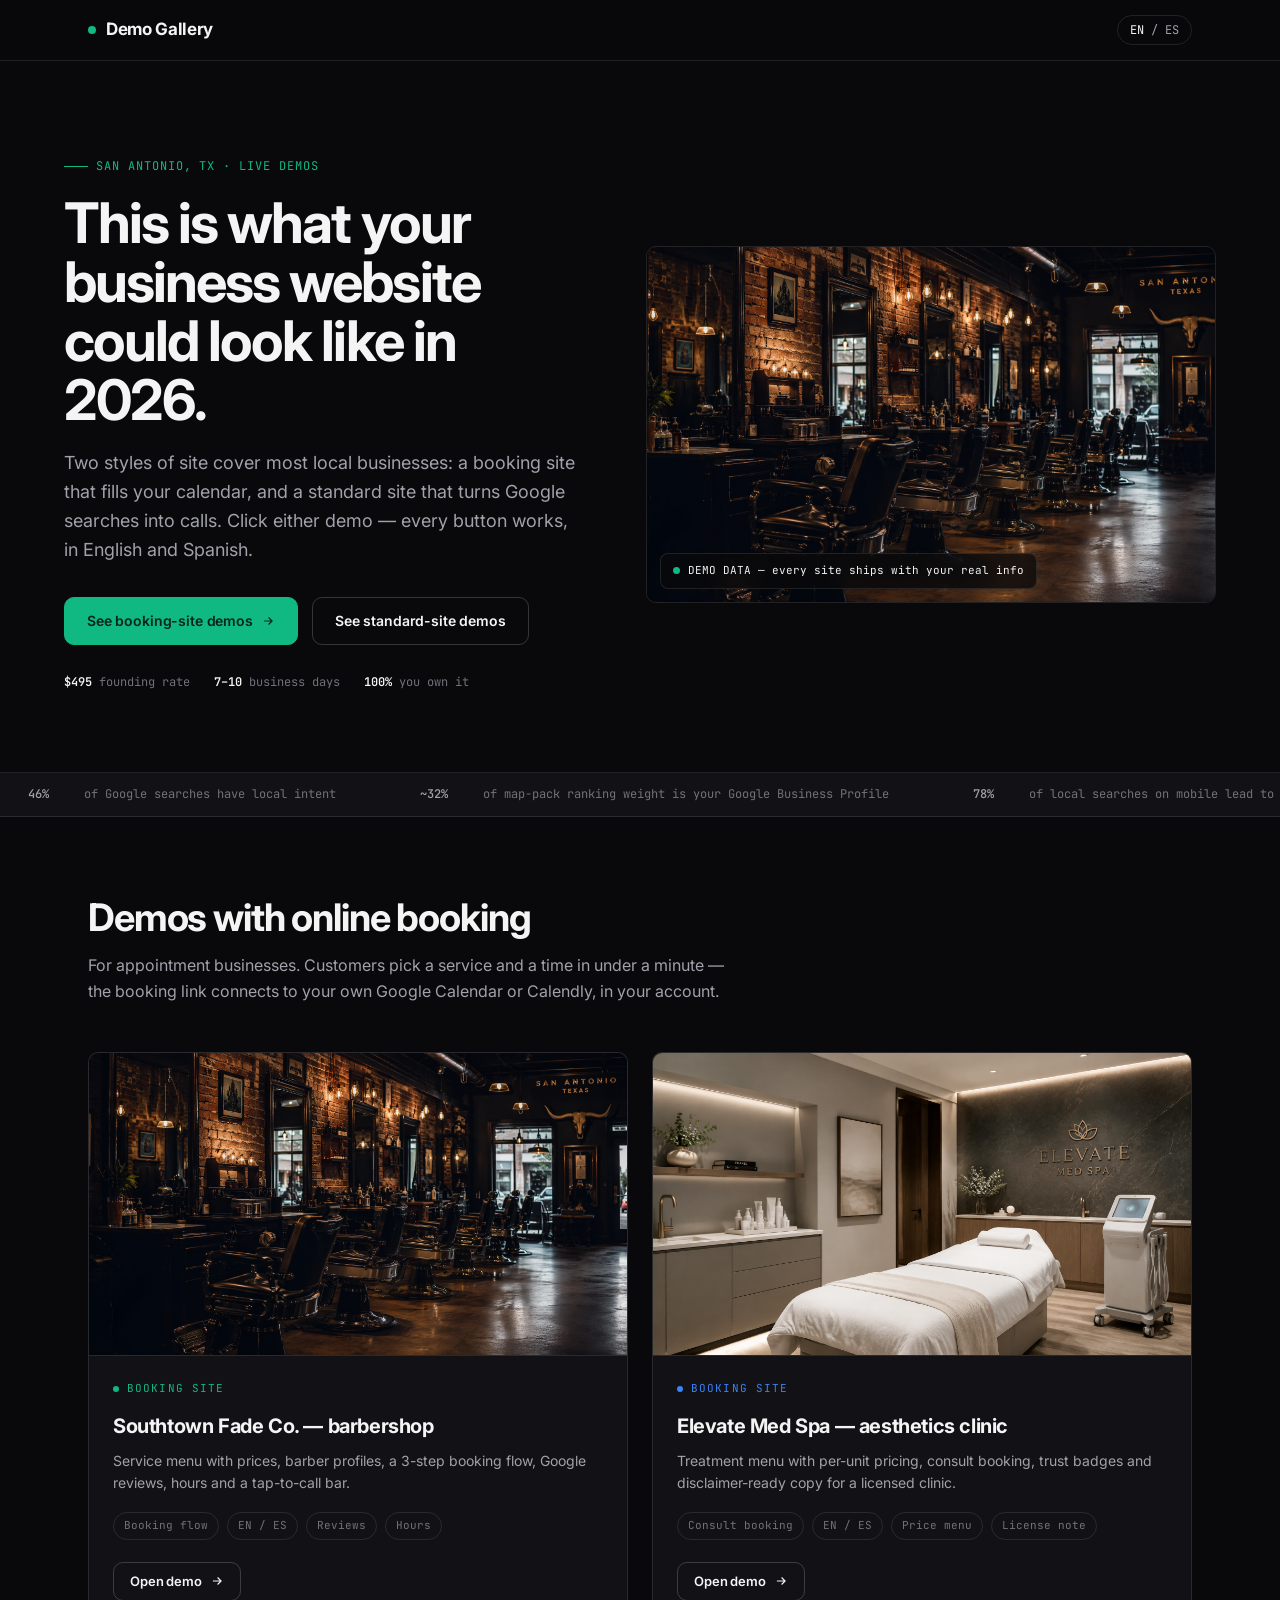
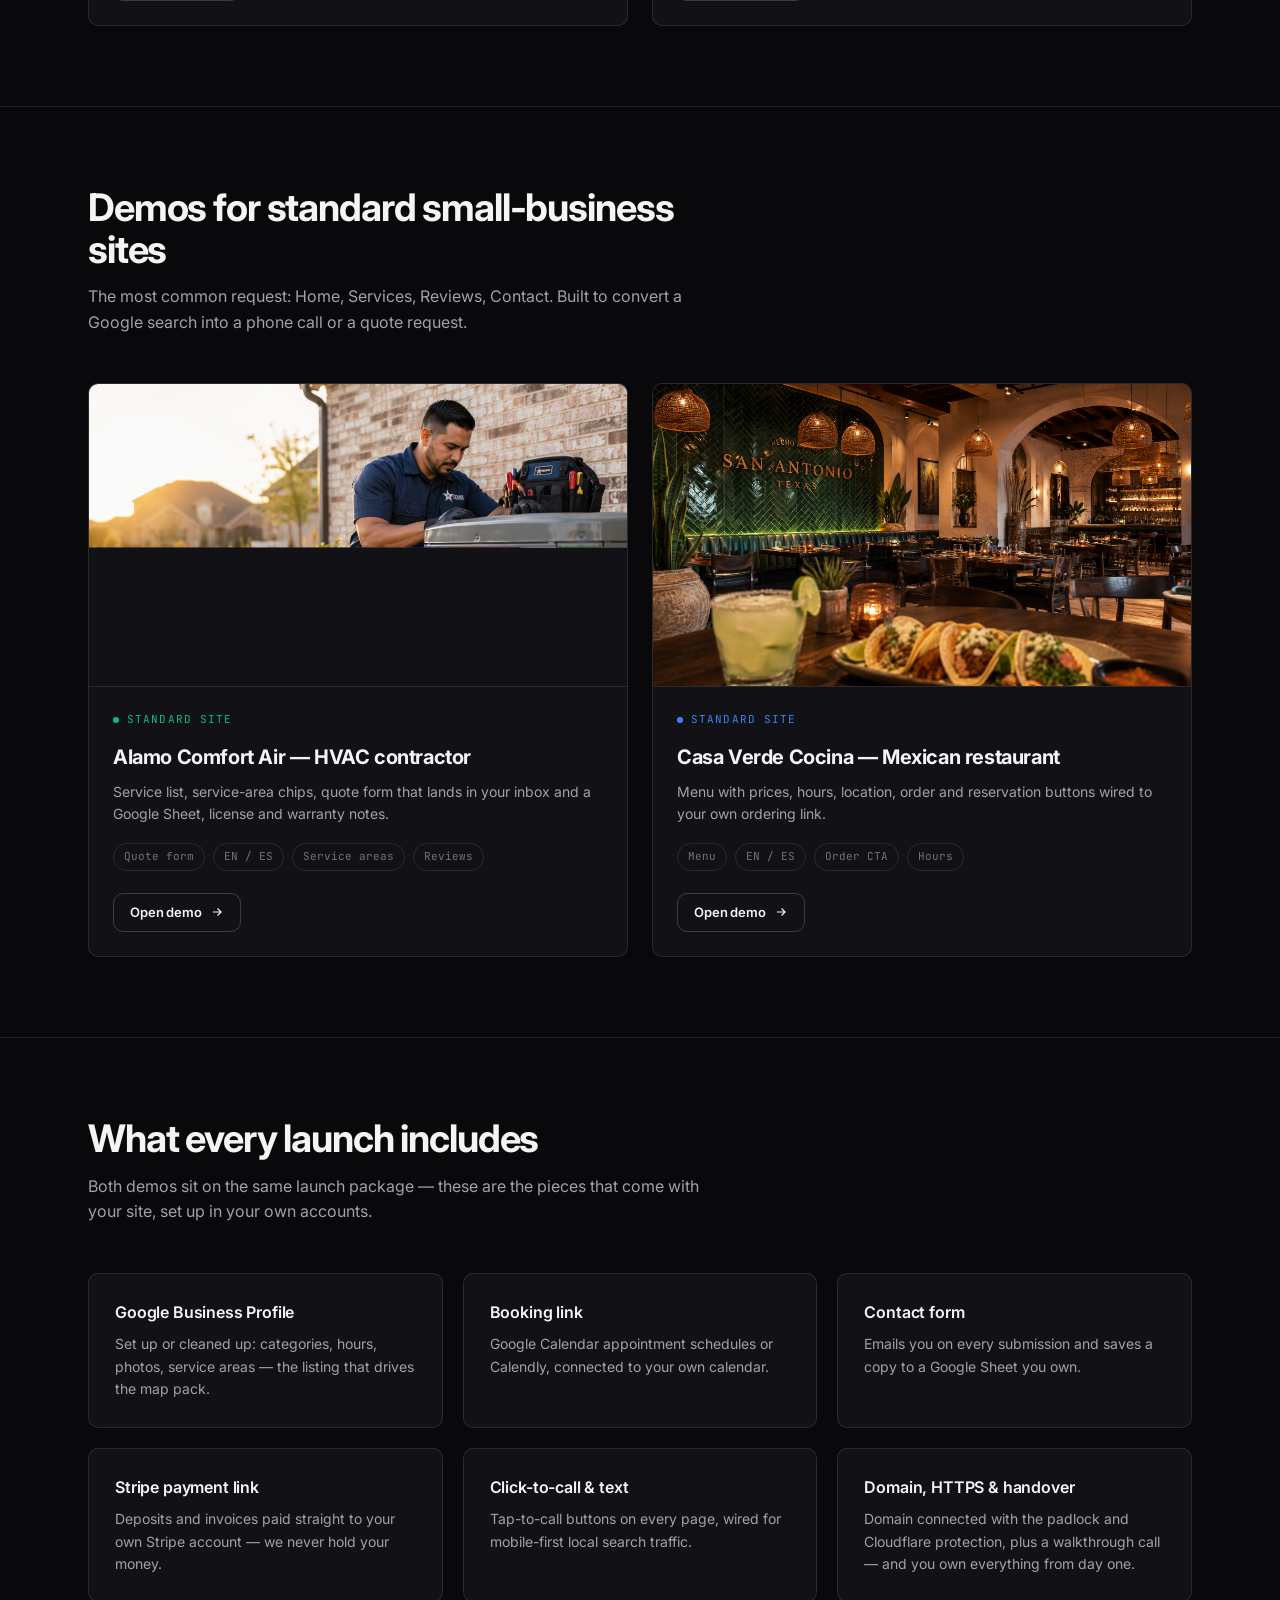
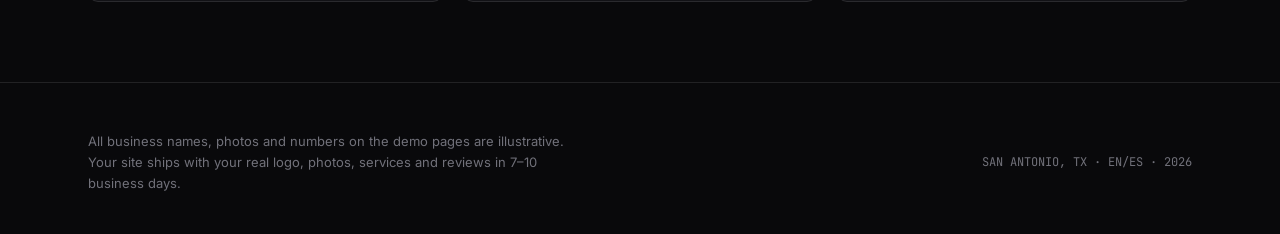
<file: app 2/index.html>
<!DOCTYPE html>
<html lang="en">
<head>
<meta charset="UTF-8">
<meta name="viewport" content="width=device-width, initial-scale=1.0">
<title>Website Demo Gallery — San Antonio Small Business</title>
<meta name="description" content="Live website demos for San Antonio small businesses: booking sites and standard business pages, in English and Spanish.">
<link rel="preconnect" href="https://fonts.googleapis.com">
<link rel="preconnect" href="https://fonts.gstatic.com" crossorigin>
<link href="https://fonts.googleapis.com/css2?family=Inter:wght@400;500;600;700;800&family=JetBrains+Mono:wght@400;500;600&display=swap" rel="stylesheet">
<link rel="stylesheet" href="assets/css/main.css">
<style>:root { --accent: #10b981; }</style>
</head>
<body>

<nav class="nav">
  <div class="container nav-inner">
    <a class="brand" href="index.html"><span class="brand-dot"></span><span data-i18n="brand">Demo Gallery</span></a>
    <div class="nav-links" style="display:none;">
      <a href="#booking-demos" data-i18n="navBooking">Booking demos</a>
      <a href="#standard-demos" data-i18n="navStandard">Standard demos</a>
      <a href="#includes" data-i18n="navIncludes">What's included</a>
    </div>
    <div class="nav-right">
      <button type="button" class="lang-toggle"><span class="active-lang">EN</span>&nbsp;/&nbsp;<span data-i18n="otherLang">ES</span></button>
    </div>
  </div>
</nav>

<header class="hero">
  <div class="container hero-grid">
    <div>
      <div class="eyebrow" data-i18n="eyebrow">SAN ANTONIO, TX · LIVE DEMOS</div>
      <h1 data-i18n="h1">This is what your business website could look like in 2026.</h1>
      <p class="lede" data-i18n="lede">Two styles of site cover most local businesses: a booking site that fills your calendar, and a standard site that turns Google searches into calls. Click either demo — every button works, in English and Spanish.</p>
      <div class="hero-ctas">
        <a class="btn btn-primary" href="#booking-demos"><span data-i18n="ctaBooking">See booking-site demos</span> <svg width="14" height="14" viewBox="0 0 24 24" fill="none" stroke="currentColor" stroke-width="2"><path d="M5 12h14M13 6l6 6-6 6"/></svg></a>
        <a class="btn btn-ghost" href="#standard-demos"><span data-i18n="ctaStandard">See standard-site demos</span></a>
      </div>
      <div class="hero-trust">
        <div class="trust-item"><strong>$495</strong> <span data-i18n="trust1">founding rate</span></div>
        <div class="trust-item"><strong>7–10</strong> <span data-i18n="trust2">business days</span></div>
        <div class="trust-item"><strong>100%</strong> <span data-i18n="trust3">you own it</span></div>
      </div>
    </div>
    <div class="hero-media">
      <img src="assets/img/barbershop-hero.png" alt="Barbershop website demo preview">
      <div class="hero-badge"><span class="pulse"></span><span data-i18n="badge">DEMO DATA — every site ships with your real info</span></div>
    </div>
  </div>
</header>

<div class="ticker-wrap">
  <div class="ticker" aria-hidden="true">
    <span><b>46%</b> <span data-i18n="tick1">of Google searches have local intent</span></span>
    <span><b>~32%</b> <span data-i18n="tick2">of map-pack ranking weight is your Google Business Profile</span></span>
    <span><b>78%</b> <span data-i18n="tick3">of local searches on mobile lead to an offline visit or call</span></span>
    <span data-i18n="tick4">Your site + your Google listing + click-to-call = the whole funnel</span>
    <span><b>46%</b> <span data-i18n="tick1">of Google searches have local intent</span></span>
    <span><b>~32%</b> <span data-i18n="tick2">of map-pack ranking weight is your Google Business Profile</span></span>
    <span><b>78%</b> <span data-i18n="tick3">of local searches on mobile lead to an offline visit or call</span></span>
    <span data-i18n="tick4">Your site + your Google listing + click-to-call = the whole funnel</span>
  </div>
</div>

<section class="section" id="booking-demos">
  <div class="container">
    <div class="section-head">
      <h2 data-i18n="bookH">Demos with online booking</h2>
      <p data-i18n="bookP">For appointment businesses. Customers pick a service and a time in under a minute — the booking link connects to your own Google Calendar or Calendly, in your account.</p>
    </div>
    <div class="tpl-grid">
      <a class="tpl-card" href="barbershop.html">
        <img src="assets/img/barbershop-hero.png" alt="Southtown Fade Co. demo">
        <div class="tpl-body">
          <span class="tpl-tag emerald" data-i18n="tagBooking">BOOKING SITE</span>
          <h3 data-i18n="b1t">Southtown Fade Co. — barbershop</h3>
          <p data-i18n="b1p">Service menu with prices, barber profiles, a 3-step booking flow, Google reviews, hours and a tap-to-call bar.</p>
          <div class="tpl-feats">
            <span data-i18n="f1">Booking flow</span><span data-i18n="f2">EN / ES</span><span data-i18n="f3">Reviews</span><span data-i18n="f4">Hours</span>
          </div>
          <span class="btn btn-ghost btn-sm"><span data-i18n="viewDemo">Open demo</span> <svg width="14" height="14" viewBox="0 0 24 24" fill="none" stroke="currentColor" stroke-width="2"><path d="M5 12h14M13 6l6 6-6 6"/></svg></span>
        </div>
      </a>
      <a class="tpl-card" href="medspa.html">
        <img src="assets/img/medspa-hero.png" alt="Elevate Med Spa demo">
        <div class="tpl-body">
          <span class="tpl-tag cobalt" data-i18n="tagBooking2">BOOKING SITE</span>
          <h3 data-i18n="b2t">Elevate Med Spa — aesthetics clinic</h3>
          <p data-i18n="b2p">Treatment menu with per-unit pricing, consult booking, trust badges and disclaimer-ready copy for a licensed clinic.</p>
          <div class="tpl-feats">
            <span data-i18n="f1b">Consult booking</span><span data-i18n="f2b">EN / ES</span><span data-i18n="f3b">Price menu</span><span data-i18n="f4b">License note</span>
          </div>
          <span class="btn btn-ghost btn-sm"><span data-i18n="viewDemo2">Open demo</span> <svg width="14" height="14" viewBox="0 0 24 24" fill="none" stroke="currentColor" stroke-width="2"><path d="M5 12h14M13 6l6 6-6 6"/></svg></span>
        </div>
      </a>
    </div>
  </div>
</section>

<section class="section" id="standard-demos">
  <div class="container">
    <div class="section-head">
      <h2 data-i18n="stdH">Demos for standard small-business sites</h2>
      <p data-i18n="stdP">The most common request: Home, Services, Reviews, Contact. Built to convert a Google search into a phone call or a quote request.</p>
    </div>
    <div class="tpl-grid">
      <a class="tpl-card" href="contractor.html">
        <img src="assets/img/contractor-hero.png" alt="Alamo Comfort Air demo">
        <div class="tpl-body">
          <span class="tpl-tag emerald" data-i18n="tagStandard">STANDARD SITE</span>
          <h3 data-i18n="s1t">Alamo Comfort Air — HVAC contractor</h3>
          <p data-i18n="s1p">Service list, service-area chips, quote form that lands in your inbox and a Google Sheet, license and warranty notes.</p>
          <div class="tpl-feats">
            <span data-i18n="f1c">Quote form</span><span data-i18n="f2c">EN / ES</span><span data-i18n="f3c">Service areas</span><span data-i18n="f4c">Reviews</span>
          </div>
          <span class="btn btn-ghost btn-sm"><span data-i18n="viewDemo3">Open demo</span> <svg width="14" height="14" viewBox="0 0 24 24" fill="none" stroke="currentColor" stroke-width="2"><path d="M5 12h14M13 6l6 6-6 6"/></svg></span>
        </div>
      </a>
      <a class="tpl-card" href="restaurant.html">
        <img src="assets/img/restaurant-hero.png" alt="Casa Verde Cocina demo">
        <div class="tpl-body">
          <span class="tpl-tag cobalt" data-i18n="tagStandard2">STANDARD SITE</span>
          <h3 data-i18n="s2t">Casa Verde Cocina — Mexican restaurant</h3>
          <p data-i18n="s2p">Menu with prices, hours, location, order and reservation buttons wired to your own ordering link.</p>
          <div class="tpl-feats">
            <span data-i18n="f1d">Menu</span><span data-i18n="f2d">EN / ES</span><span data-i18n="f3d">Order CTA</span><span data-i18n="f4d">Hours</span>
          </div>
          <span class="btn btn-ghost btn-sm"><span data-i18n="viewDemo4">Open demo</span> <svg width="14" height="14" viewBox="0 0 24 24" fill="none" stroke="currentColor" stroke-width="2"><path d="M5 12h14M13 6l6 6-6 6"/></svg></span>
        </div>
      </a>
    </div>
  </div>
</section>

<section class="section" id="includes">
  <div class="container">
    <div class="section-head">
      <h2 data-i18n="incH">What every launch includes</h2>
      <p data-i18n="incP">Both demos sit on the same launch package — these are the pieces that come with your site, set up in your own accounts.</p>
    </div>
    <div class="grid-3">
      <div class="card"><h3 data-i18n="i1t">Google Business Profile</h3><p data-i18n="i1p">Set up or cleaned up: categories, hours, photos, service areas — the listing that drives the map pack.</p></div>
      <div class="card"><h3 data-i18n="i2t">Booking link</h3><p data-i18n="i2p">Google Calendar appointment schedules or Calendly, connected to your own calendar.</p></div>
      <div class="card"><h3 data-i18n="i3t">Contact form</h3><p data-i18n="i3p">Emails you on every submission and saves a copy to a Google Sheet you own.</p></div>
      <div class="card"><h3 data-i18n="i4t">Stripe payment link</h3><p data-i18n="i4p">Deposits and invoices paid straight to your own Stripe account — we never hold your money.</p></div>
      <div class="card"><h3 data-i18n="i5t">Click-to-call &amp; text</h3><p data-i18n="i5p">Tap-to-call buttons on every page, wired for mobile-first local search traffic.</p></div>
      <div class="card"><h3 data-i18n="i6t">Domain, HTTPS &amp; handover</h3><p data-i18n="i6p">Domain connected with the padlock and Cloudflare protection, plus a walkthrough call — and you own everything from day one.</p></div>
    </div>
  </div>
</section>

<footer class="footer">
  <div class="container footer-inner">
    <p data-i18n="footP">All business names, photos and numbers on the demo pages are illustrative. Your site ships with your real logo, photos, services and reviews in 7–10 business days.</p>
    <span class="mono" data-i18n="footM">SAN ANTONIO, TX · EN/ES · 2026</span>
  </div>
</footer>

<script>
window.I18N = {
  en: {
    brand: "Demo Gallery", navBooking: "Booking demos", navStandard: "Standard demos", navIncludes: "What's included", otherLang: "ES",
    eyebrow: "SAN ANTONIO, TX · LIVE DEMOS",
    h1: "This is what your business website could look like in 2026.",
    lede: "Two styles of site cover most local businesses: a booking site that fills your calendar, and a standard site that turns Google searches into calls. Click either demo — every button works, in English and Spanish.",
    ctaBooking: "See booking-site demos", ctaStandard: "See standard-site demos",
    trust1: "founding rate", trust2: "business days", trust3: "you own it",
    badge: "DEMO DATA — every site ships with your real info",
    tick1: "of Google searches have local intent", tick2: "of map-pack ranking weight is your Google Business Profile", tick3: "of local searches on mobile lead to an offline visit or call", tick4: "Your site + your Google listing + click-to-call = the whole funnel",
    bookH: "Demos with online booking",
    bookP: "For appointment businesses. Customers pick a service and a time in under a minute — the booking link connects to your own Google Calendar or Calendly, in your account.",
    tagBooking: "BOOKING SITE", b1t: "Southtown Fade Co. — barbershop",
    b1p: "Service menu with prices, barber profiles, a 3-step booking flow, Google reviews, hours and a tap-to-call bar.",
    f1: "Booking flow", f2: "EN / ES", f3: "Reviews", f4: "Hours", viewDemo: "Open demo",
    tagBooking2: "BOOKING SITE", b2t: "Elevate Med Spa — aesthetics clinic",
    b2p: "Treatment menu with per-unit pricing, consult booking, trust badges and disclaimer-ready copy for a licensed clinic.",
    f1b: "Consult booking", f2b: "EN / ES", f3b: "Price menu", f4b: "License note", viewDemo2: "Open demo",
    stdH: "Demos for standard small-business sites",
    stdP: "The most common request: Home, Services, Reviews, Contact. Built to convert a Google search into a phone call or a quote request.",
    tagStandard: "STANDARD SITE", s1t: "Alamo Comfort Air — HVAC contractor",
    s1p: "Service list, service-area chips, quote form that lands in your inbox and a Google Sheet, license and warranty notes.",
    f1c: "Quote form", f2c: "EN / ES", f3c: "Service areas", f4c: "Reviews", viewDemo3: "Open demo",
    tagStandard2: "STANDARD SITE", s2t: "Casa Verde Cocina — Mexican restaurant",
    s2p: "Menu with prices, hours, location, order and reservation buttons wired to your own ordering link.",
    f1d: "Menu", f2d: "EN / ES", f3d: "Order CTA", f4d: "Hours", viewDemo4: "Open demo",
    incH: "What every launch includes",
    incP: "Both demos sit on the same launch package — these are the pieces that come with your site, set up in your own accounts.",
    i1t: "Google Business Profile", i1p: "Set up or cleaned up: categories, hours, photos, service areas — the listing that drives the map pack.",
    i2t: "Booking link", i2p: "Google Calendar appointment schedules or Calendly, connected to your own calendar.",
    i3t: "Contact form", i3p: "Emails you on every submission and saves a copy to a Google Sheet you own.",
    i4t: "Stripe payment link", i4p: "Deposits and invoices paid straight to your own Stripe account — we never hold your money.",
    i5t: "Click-to-call & text", i5p: "Tap-to-call buttons on every page, wired for mobile-first local search traffic.",
    i6t: "Domain, HTTPS & handover", i6p: "Domain connected with the padlock and Cloudflare protection, plus a walkthrough call — and you own everything from day one.",
    footP: "All business names, photos and numbers on the demo pages are illustrative. Your site ships with your real logo, photos, services and reviews in 7–10 business days.",
    footM: "SAN ANTONIO, TX · EN/ES · 2026"
  },
  es: {
    brand: "Galería de demos", navBooking: "Demos con citas", navStandard: "Demos estándar", navIncludes: "Qué incluye", otherLang: "EN",
    eyebrow: "SAN ANTONIO, TX · DEMOS EN VIVO",
    h1: "Así podría verse el sitio web de su negocio en 2026.",
    lede: "Dos estilos de sitio cubren la mayoría de los negocios locales: un sitio con citas que llena su calendario, y un sitio estándar que convierte búsquedas de Google en llamadas. Abra cualquier demo — cada botón funciona, en inglés y en español.",
    ctaBooking: "Ver demos con citas", ctaStandard: "Ver demos estándar",
    trust1: "tarifa fundador", trust2: "días hábiles", trust3: "es suyo",
    badge: "DATOS DE DEMO — cada sitio se entrega con su información real",
    tick1: "de las búsquedas en Google tienen intención local", tick2: "del peso del ranking local es su perfil de Google Business", tick3: "de las búsquedas locales en móvil terminan en visita o llamada", tick4: "Su sitio + su perfil de Google + llamar con un toque = todo el embudo",
    bookH: "Demos con citas en línea",
    bookP: "Para negocios con citas. El cliente elige un servicio y una hora en menos de un minuto — el enlace de citas se conecta a su propio Google Calendar o Calendly, en su cuenta.",
    tagBooking: "SITIO CON CITAS", b1t: "Southtown Fade Co. — barbería",
    b1p: "Menú de servicios con precios, perfiles de barberos, citas en 3 pasos, reseñas de Google, horarios y barra de llamada.",
    f1: "Flujo de citas", f2: "EN / ES", f3: "Reseñas", f4: "Horarios", viewDemo: "Abrir demo",
    tagBooking2: "SITIO CON CITAS", b2t: "Elevate Med Spa — clínica de estética",
    b2p: "Menú de tratamientos con precios por unidad, reserva de consulta, sellos de confianza y textos listos para un aviso legal.",
    f1b: "Reserva de consulta", f2b: "EN / ES", f3b: "Menú de precios", f4b: "Nota de licencia", viewDemo2: "Abrir demo",
    stdH: "Demos de sitios estándar para negocios",
    stdP: "La solicitud más común: Inicio, Servicios, Reseñas, Contacto. Hecho para convertir una búsqueda de Google en llamada o solicitud de cotización.",
    tagStandard: "SITIO ESTÁNDAR", s1t: "Alamo Comfort Air — contratista de aire acondicionado",
    s1p: "Lista de servicios, zonas de servicio, formulario de cotización que llega a su correo y a una hoja de Google, notas de licencia y garantía.",
    f1c: "Formulario", f2c: "EN / ES", f3c: "Zonas", f4c: "Reseñas", viewDemo3: "Abrir demo",
    tagStandard2: "SITIO ESTÁNDAR", s2t: "Casa Verde Cocina — restaurante mexicano",
    s2p: "Menú con precios, horarios, ubicación, botones de pedido y reservación conectados a su propio enlace.",
    f1d: "Menú", f2d: "EN / ES", f3d: "Pedidos", f4d: "Horarios", viewDemo4: "Abrir demo",
    incH: "Qué incluye cada lanzamiento",
    incP: "Ambas demos usan el mismo paquete de lanzamiento — estas piezas llegan con su sitio, configuradas en sus propias cuentas.",
    i1t: "Perfil de Google Business", i1p: "Creado o arreglado: categorías, horarios, fotos, zonas — la ficha que impulsa el mapa local.",
    i2t: "Enlace de citas", i2p: "Citas de Google Calendar o Calendly, conectadas a su propio calendario.",
    i3t: "Formulario de contacto", i3p: "Le llega un correo con cada solicitud y guarda una copia en una hoja de Google suya.",
    i4t: "Enlace de pago Stripe", i4p: "Depósitos y facturas pagan directo a su propia cuenta de Stripe — nunca retenemos su dinero.",
    i5t: "Llamar y texto con un toque", i5p: "Botones de llamada en cada página, pensados para el tráfico móvil de búsqueda local.",
    i6t: "Dominio, HTTPS y entrega", i6p: "Dominio conectado con candado y protección de Cloudflare, más una llamada de orientación — y usted es dueño de todo desde el día uno.",
    footP: "Los nombres, fotos y números de las demos son ilustrativos. Su sitio se entrega con su logo, fotos, servicios y reseñas reales en 7–10 días hábiles.",
    footM: "SAN ANTONIO, TX · EN/ES · 2026"
  }
};
</script>
<script src="assets/js/main.js"></script>
</body>
</html>
</file>
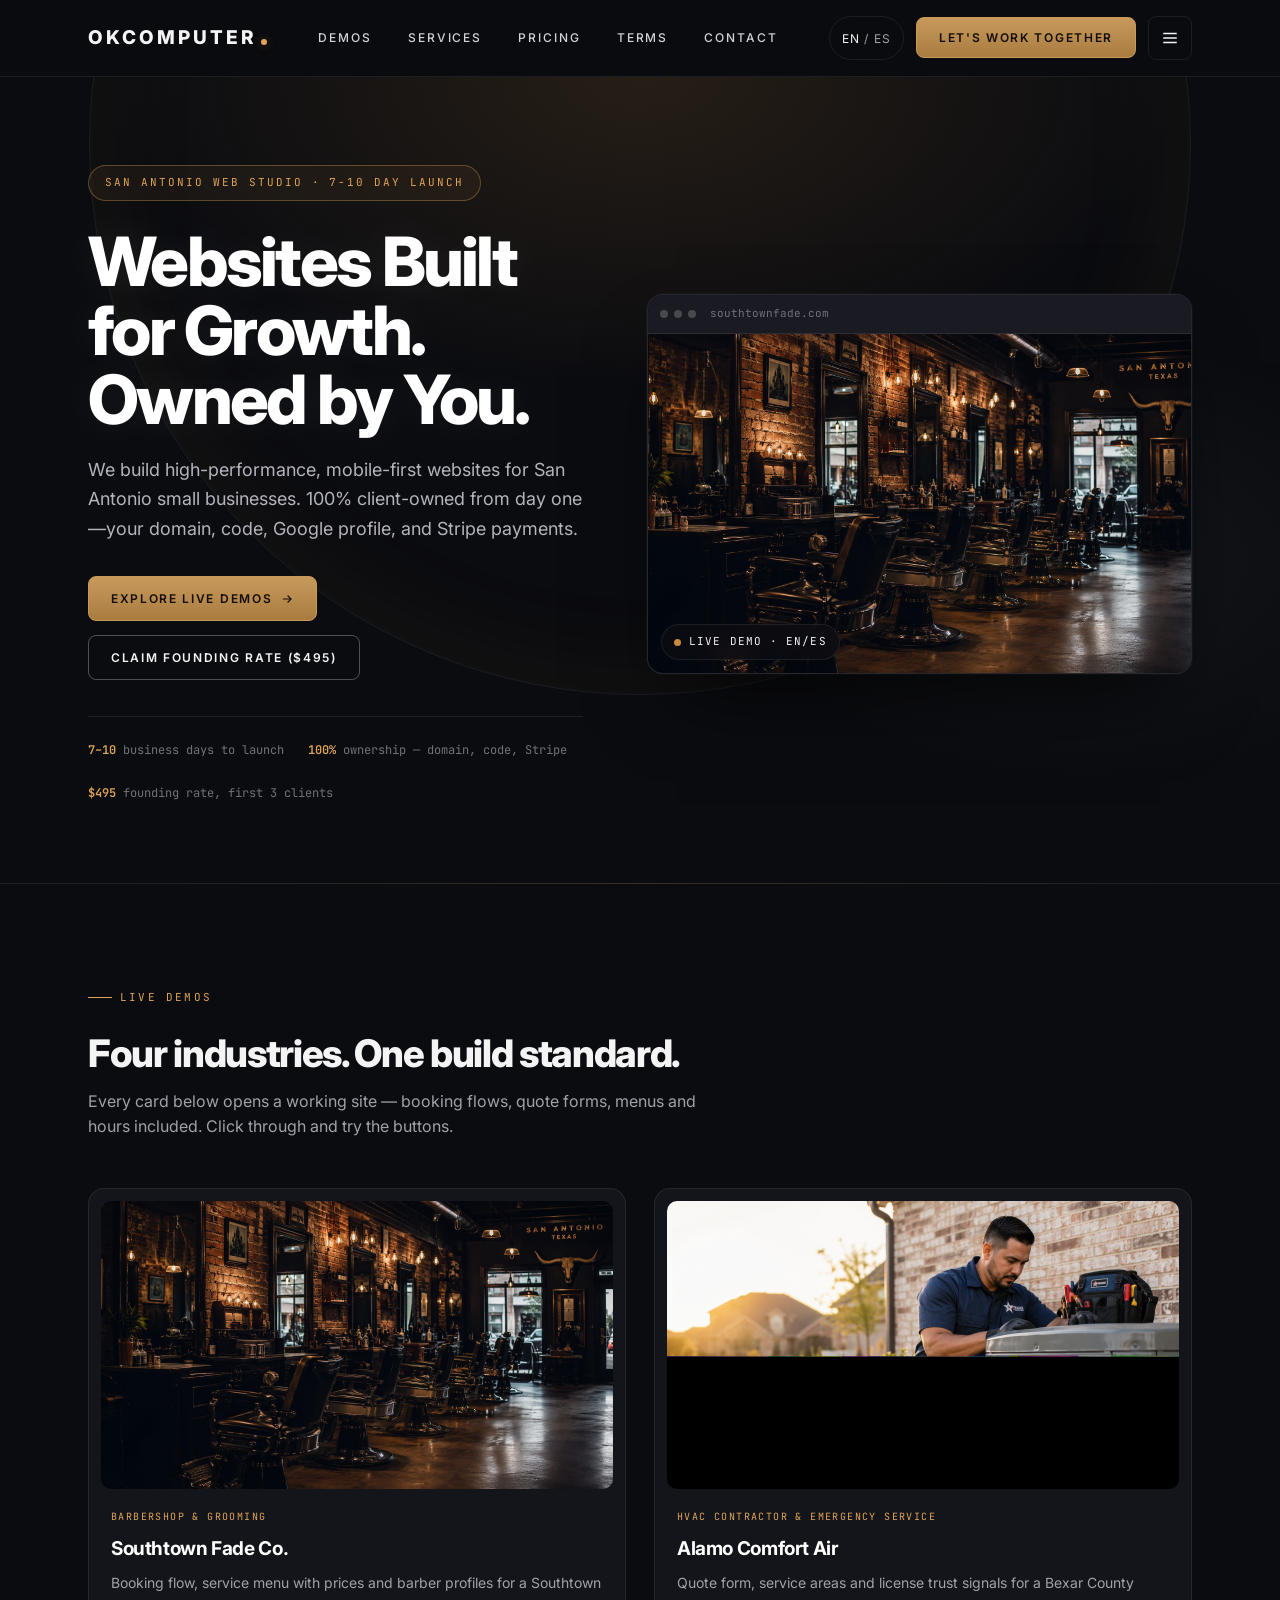
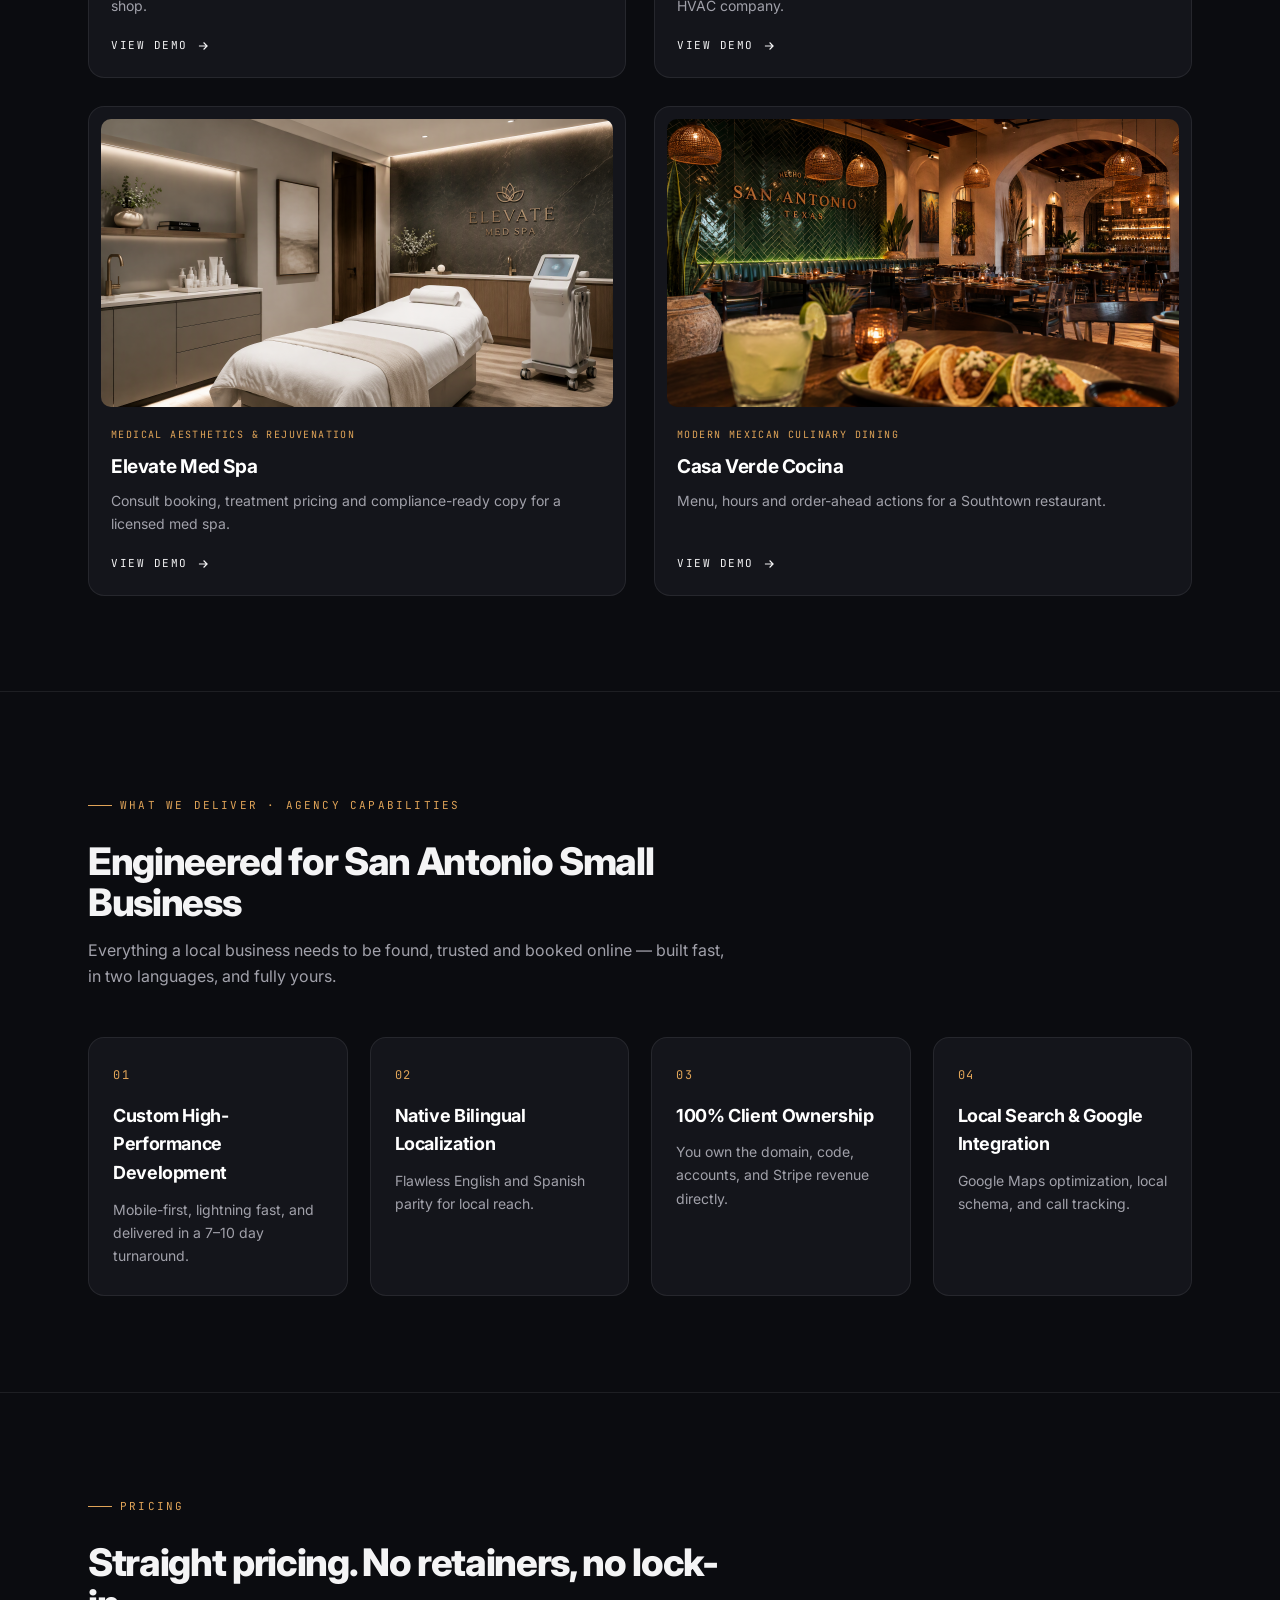
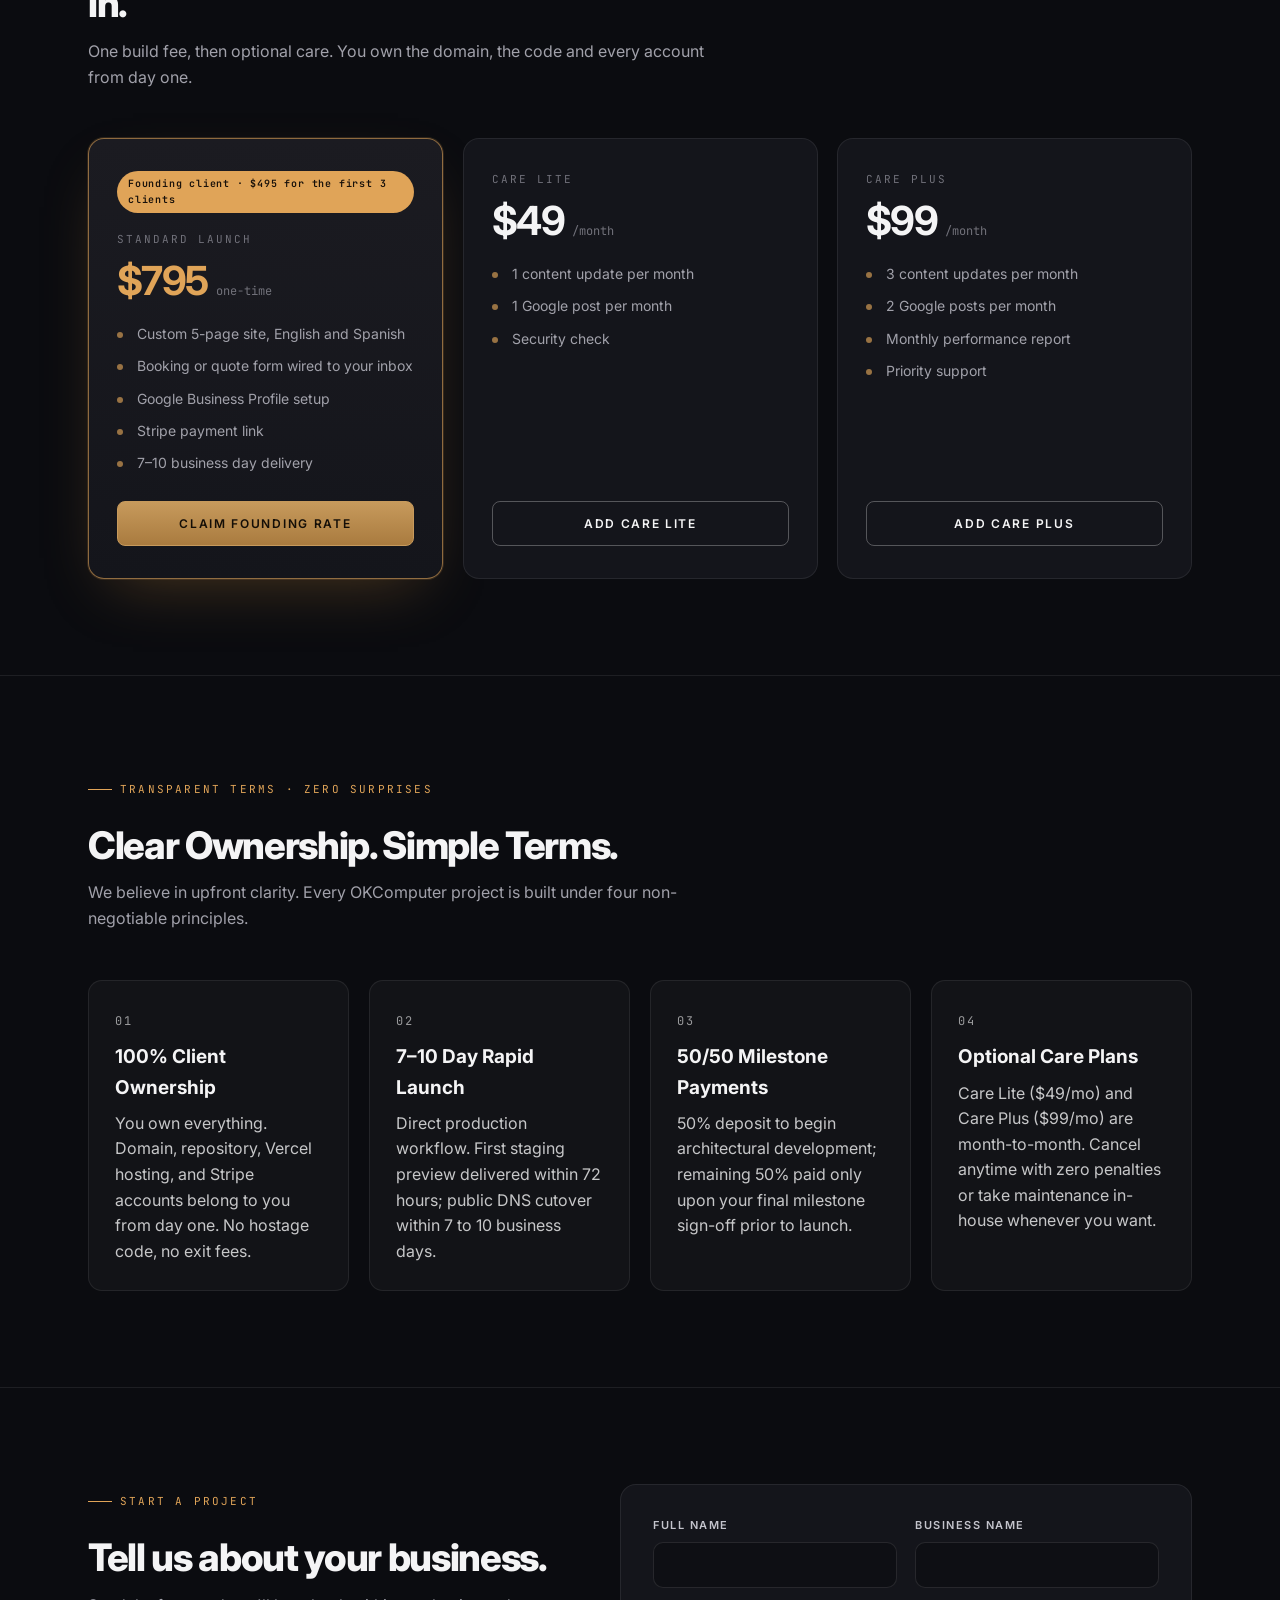
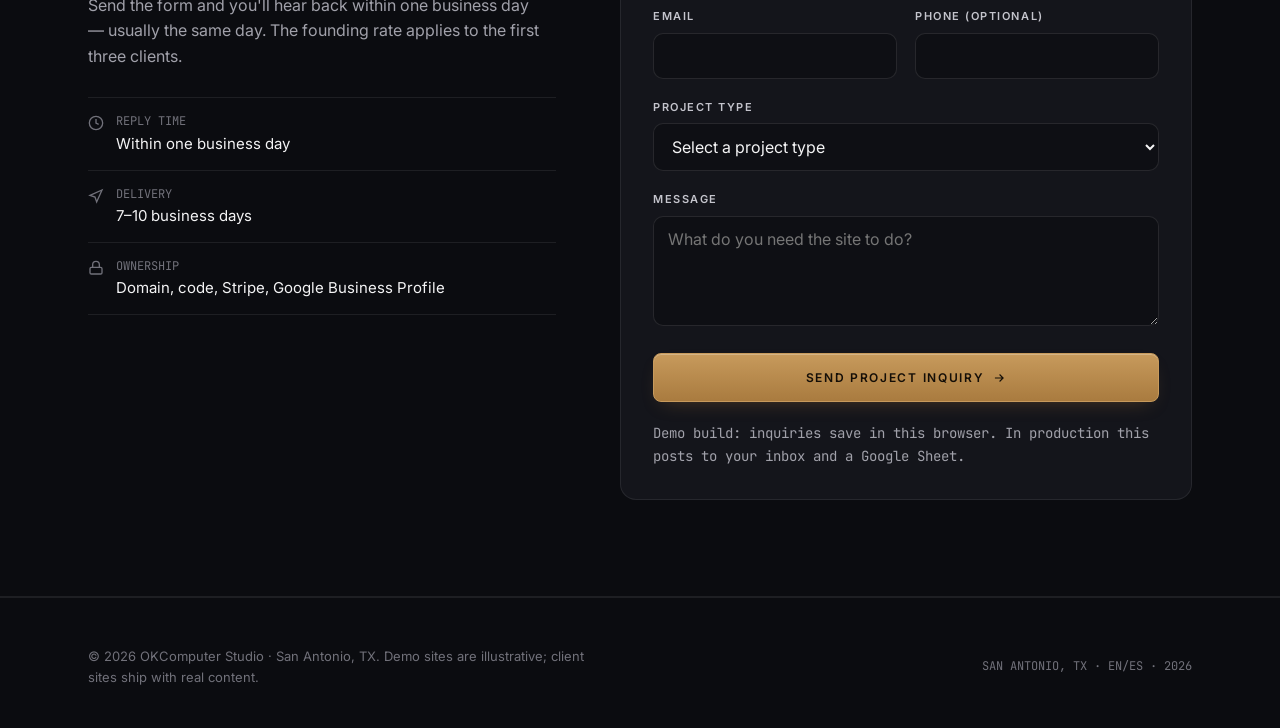
<file: app/index.html>
<!DOCTYPE html>
<html lang="en">
<head>
<meta charset="UTF-8">
<meta name="viewport" content="width=device-width, initial-scale=1.0">
<title>OKComputer Studio — Websites Built for Growth · San Antonio, TX</title>
<meta name="description" content="San Antonio web studio building fast, bilingual small-business websites. Live in 7–10 business days with 100% ownership: domain, code, Stripe and Google Business Profile.">
<link rel="preconnect" href="https://fonts.googleapis.com">
<link rel="preconnect" href="https://fonts.gstatic.com" crossorigin>
<link href="https://fonts.googleapis.com/css2?family=Inter:wght@400;500;600;700;800&family=JetBrains+Mono:wght@400;500;600&display=swap" rel="stylesheet">
<link rel="stylesheet" href="assets/css/main.css">
<style>:root { --accent: #c98a3c; }</style>
</head>
<body class="studio">

<a class="skip-link" href="#main-content" data-i18n="skip">Skip to content</a>

<nav class="nav">
  <div class="container nav-inner">
    <a class="brand" href="index.html"><span data-i18n="brand">OKComputer</span><span class="brand-dot"></span></a>
    <div class="nav-links" id="nav-links">
      <a href="#demos" data-i18n="navDemos">Demos</a>
      <a href="#services" data-i18n="navServices">Services</a>
      <a href="#pricing" data-i18n="navPricing">Pricing</a>
      <a href="#terms" data-i18n="navTerms">Terms</a>
      <a href="#contact" data-i18n="navContact">Contact</a>
    </div>
    <div class="nav-right">
      <button type="button" class="lang-toggle"><span class="active-lang">EN</span>&nbsp;/&nbsp;<span data-i18n="otherLang">ES</span></button>
      <a class="btn btn-bronze btn-sm nav-cta" href="#contact" <span data-i18n="navCta">Let's work together</span> <svg width="14" height="14" viewBox="0 0 24 24" fill="none" stroke="currentColor" stroke-width="2" aria-hidden="true"><path d="M5 12h14M13 6l6 6-6 6"/></svg></a>
      <button type="button" class="nav-toggle" aria-label="Toggle navigation" aria-expanded="false" aria-controls="nav-links">
        <svg width="18" height="18" viewBox="0 0 24 24" fill="none" stroke="currentColor" stroke-width="2" aria-hidden="true"><path d="M3 6h18M3 12h18M3 18h18"/></svg>
      </button>
    </div>
  </div>
</nav>

<main id="main-content">

  <section class="hero" id="top">
    <div class="container hero-grid">
      <div>
        <div class="eyebrow" data-i18n="eyebrow">SAN ANTONIO WEB STUDIO · 7-10 DAY LAUNCH</div>
        <h1 data-i18n="h1">Websites Built for Growth. Owned by You.</h1>
        <p class="lede" data-i18n="lede">We build high-performance, mobile-first websites for San Antonio small businesses. 100% client-owned from day one—your domain, code, Google profile, and Stripe payments.</p>
        <div class="hero-ctas">
          <a class="btn btn-bronze" href="#demos"><span data-i18n="ctaDemos">Explore Live Demos</span> <svg width="14" height="14" viewBox="0 0 24 24" fill="none" stroke="currentColor" stroke-width="2" aria-hidden="true"><path d="M5 12h14M13 6l6 6-6 6"/></svg></a>
          <a class="btn btn-ghost" href="#contact" data-i18n="ctaFounding">Claim Founding Rate ($495)</a>
        </div>
        <div class="hero-trust">
          <div class="trust-item"><strong>7–10</strong> <span data-i18n="trust1">business days to launch</span></div>
          <div class="trust-item"><strong>100%</strong> <span data-i18n="trust2">ownership — domain, code, Stripe</span></div>
          <div class="trust-item"><strong>$495</strong> <span data-i18n="trust3">founding rate, first 3 clients</span></div>
        </div>
      </div>
      <div class="hero-media">
        <div class="browser-frame">
          <div class="browser-bar"><span></span><span></span><span></span><em data-i18n="frameUrl">southtownfade.com</em></div>
          <img src="assets/img/barbershop-hero.png" alt="Southtown Fade Co. barbershop demo site" data-i18n-alt="heroAlt">
        </div>
        <div class="hero-badge"><span class="pulse"></span><span data-i18n="badge">LIVE DEMO · EN/ES</span></div>
      </div>
    </div>
  </section>

  <section class="section" id="demos">
    <div class="container">
      <div class="section-head">
        <div class="eyebrow" data-i18n="demosEyebrow">LIVE DEMOS</div>
        <h2 data-i18n="demosH">Four industries. One build standard.</h2>
        <p data-i18n="demosP">Every card below opens a working site — booking flows, quote forms, menus and hours included. Click through and try the buttons.</p>
      </div>
      <div class="demo-grid">
        <a class="demo-card" href="barbershop.html">
          <div class="demo-thumb"><img src="assets/img/barbershop-hero.png" alt="Southtown Fade Co. barbershop demo" data-i18n-alt="alt1" loading="lazy" decoding="async" width="2048" height="1152"></div>
          <div class="demo-body">
            <span class="demo-tag" data-i18n="tag1">Barbershop &amp; Grooming</span>
            <h3 data-i18n="t1">Southtown Fade Co.</h3>
            <p data-i18n="d1">Booking flow, service menu with prices and barber profiles for a Southtown shop.</p>
            <span class="demo-link"><span data-i18n="link1">View Demo</span> <svg width="14" height="14" viewBox="0 0 24 24" fill="none" stroke="currentColor" stroke-width="2" aria-hidden="true"><path d="M5 12h14M13 6l6 6-6 6"/></svg></span>
          </div>
        </a>
        <a class="demo-card" href="contractor.html">
          <div class="demo-thumb"><img src="assets/img/contractor-hero.png" alt="Alamo Comfort Air HVAC demo" data-i18n-alt="alt2" loading="lazy" decoding="async" width="2048" height="1152"></div>
          <div class="demo-body">
            <span class="demo-tag" data-i18n="tag2">HVAC Contractor &amp; Emergency Service</span>
            <h3 data-i18n="t2">Alamo Comfort Air</h3>
            <p data-i18n="d2">Quote form, service areas and license trust signals for a Bexar County HVAC company.</p>
            <span class="demo-link"><span data-i18n="link2">View Demo</span> <svg width="14" height="14" viewBox="0 0 24 24" fill="none" stroke="currentColor" stroke-width="2" aria-hidden="true"><path d="M5 12h14M13 6l6 6-6 6"/></svg></span>
          </div>
        </a>
        <a class="demo-card" href="medspa.html">
          <div class="demo-thumb"><img src="assets/img/medspa-hero.png" alt="Elevate Med Spa demo" data-i18n-alt="alt3" loading="lazy" decoding="async" width="2048" height="1152"></div>
          <div class="demo-body">
            <span class="demo-tag" data-i18n="tag3">Medical Aesthetics &amp; Rejuvenation</span>
            <h3 data-i18n="t3">Elevate Med Spa</h3>
            <p data-i18n="d3">Consult booking, treatment pricing and compliance-ready copy for a licensed med spa.</p>
            <span class="demo-link"><span data-i18n="link3">View Demo</span> <svg width="14" height="14" viewBox="0 0 24 24" fill="none" stroke="currentColor" stroke-width="2" aria-hidden="true"><path d="M5 12h14M13 6l6 6-6 6"/></svg></span>
          </div>
        </a>
        <a class="demo-card" href="restaurant.html">
          <div class="demo-thumb"><img src="assets/img/restaurant-hero.png" alt="Casa Verde Cocina restaurant demo" data-i18n-alt="alt4" loading="lazy" decoding="async" width="2048" height="1152"></div>
          <div class="demo-body">
            <span class="demo-tag" data-i18n="tag4">Modern Mexican Culinary Dining</span>
            <h3 data-i18n="t4">Casa Verde Cocina</h3>
            <p data-i18n="d4">Menu, hours and order-ahead actions for a Southtown restaurant.</p>
            <span class="demo-link"><span data-i18n="link4">View Demo</span> <svg width="14" height="14" viewBox="0 0 24 24" fill="none" stroke="currentColor" stroke-width="2" aria-hidden="true"><path d="M5 12h14M13 6l6 6-6 6"/></svg></span>
          </div>
        </a>
      </div>
    </div>
  </section>

  <section id="services" class="section services-section">
    <div class="container">
      <div class="section-head">
        <div class="eyebrow" data-i18n="svcEyebrow">WHAT WE DELIVER · AGENCY CAPABILITIES</div>
        <h2 data-i18n="svcH">Engineered for San Antonio Small Business</h2>
        <p data-i18n="svcP">Everything a local business needs to be found, trusted and booked online — built fast, in two languages, and fully yours.</p>
      </div>
      <div class="services-grid">
        <article class="service-card">
          <span class="service-num">01</span>
          <h3 data-i18n="s1t">Custom High-Performance Development</h3>
          <p data-i18n="s1d">Mobile-first, lightning fast, and delivered in a 7–10 day turnaround.</p>
        </article>
        <article class="service-card">
          <span class="service-num">02</span>
          <h3 data-i18n="s2t">Native Bilingual Localization</h3>
          <p data-i18n="s2d">Flawless English and Spanish parity for local reach.</p>
        </article>
        <article class="service-card">
          <span class="service-num">03</span>
          <h3 data-i18n="s3t">100% Client Ownership</h3>
          <p data-i18n="s3d">You own the domain, code, accounts, and Stripe revenue directly.</p>
        </article>
        <article class="service-card">
          <span class="service-num">04</span>
          <h3 data-i18n="s4t">Local Search &amp; Google Integration</h3>
          <p data-i18n="s4d">Google Maps optimization, local schema, and call tracking.</p>
        </article>
      </div>
    </div>
  </section>

  <section class="section" id="pricing">
    <div class="container">
      <div class="section-head">
        <div class="eyebrow" data-i18n="priceEyebrow">PRICING</div>
        <h2 data-i18n="priceH">Straight pricing. No retainers, no lock-in.</h2>
        <p data-i18n="priceP">One build fee, then optional care. You own the domain, the code and every account from day one.</p>
      </div>
      <div class="pricing-grid">
        <article class="price-card featured">
          <span class="price-badge" data-i18n="p1badge">Founding client · $495 for the first 3 clients</span>
          <span class="price-tag" data-i18n="p1tag">STANDARD LAUNCH</span>
          <div class="price-amount"><span class="price-num" data-i18n="p1price">$795</span><span class="price-period" data-i18n="p1period">one-time</span></div>
          <ul class="price-feats">
            <li data-i18n="p1f1">Custom 5-page site, English and Spanish</li>
            <li data-i18n="p1f2">Booking or quote form wired to your inbox</li>
            <li data-i18n="p1f3">Google Business Profile setup</li>
            <li data-i18n="p1f4">Stripe payment link</li>
            <li data-i18n="p1f5">7–10 business day delivery</li>
          </ul>
          <a class="btn btn-bronze btn-block" href="#contact" data-i18n="p1cta">Claim founding rate</a>
        </article>
        <article class="price-card">
          <span class="price-tag" data-i18n="p2tag">CARE LITE</span>
          <div class="price-amount"><span class="price-num" data-i18n="p2price">$49</span><span class="price-period" data-i18n="p2period">/month</span></div>
          <ul class="price-feats">
            <li data-i18n="p2f1">1 content update per month</li>
            <li data-i18n="p2f2">1 Google post per month</li>
            <li data-i18n="p2f3">Security check</li>
          </ul>
          <a class="btn btn-ghost btn-block" href="#contact" data-i18n="p2cta">Add Care Lite</a>
        </article>
        <article class="price-card">
          <span class="price-tag" data-i18n="p3tag">CARE PLUS</span>
          <div class="price-amount"><span class="price-num" data-i18n="p3price">$99</span><span class="price-period" data-i18n="p3period">/month</span></div>
          <ul class="price-feats">
            <li data-i18n="p3f1">3 content updates per month</li>
            <li data-i18n="p3f2">2 Google posts per month</li>
            <li data-i18n="p3f3">Monthly performance report</li>
            <li data-i18n="p3f4">Priority support</li>
          </ul>
          <a class="btn btn-ghost btn-block" href="#contact" data-i18n="p3cta">Add Care Plus</a>
        </article>
      </div>
    </div>
  </section>

  <section id="terms" class="section terms-section">
    <div class="container">
      <div class="section-head">
        <div class="eyebrow" data-i18n="termsEyebrow">TRANSPARENT TERMS · ZERO SURPRISES</div>
        <h2 data-i18n="termsH">Clear Ownership. Simple Terms.</h2>
        <p data-i18n="termsP">We believe in upfront clarity. Every OKComputer project is built under four non-negotiable principles.</p>
      </div>
      <div class="terms-grid">
        <article class="terms-card"><span class="terms-num mono">01</span><h3 data-i18n="term1t">100% Client Ownership</h3><p data-i18n="term1d">You own everything. Domain, repository, Vercel hosting, and Stripe accounts belong to you from day one. No hostage code, no exit fees.</p></article>
        <article class="terms-card"><span class="terms-num mono">02</span><h3 data-i18n="term2t">7–10 Day Rapid Launch</h3><p data-i18n="term2d">Direct production workflow. First staging preview delivered within 72 hours; public DNS cutover within 7 to 10 business days.</p></article>
        <article class="terms-card"><span class="terms-num mono">03</span><h3 data-i18n="term3t">50/50 Milestone Payments</h3><p data-i18n="term3d">50% deposit to begin architectural development; remaining 50% paid only upon your final milestone sign-off prior to launch.</p></article>
        <article class="terms-card"><span class="terms-num mono">04</span><h3 data-i18n="term4t">Optional Care Plans</h3><p data-i18n="term4d">Care Lite ($49/mo) and Care Plus ($99/mo) are month-to-month. Cancel anytime with zero penalties or take maintenance in-house whenever you want.</p></article>
      </div>
    </div>
  </section>

  <section class="section" id="contact">
    <div class="container contact-grid">
      <div class="contact-intro">
        <div class="eyebrow" data-i18n="contactEyebrow">START A PROJECT</div>
        <h2 data-i18n="contactH">Tell us about your business.</h2>
        <p class="contact-lede" data-i18n="contactP">Send the form and you'll hear back within one business day — usually the same day. The founding rate applies to the first three clients.</p>
        <div class="contact-facts">
          <div class="info-line">
            <svg width="16" height="16" viewBox="0 0 24 24" fill="none" stroke="currentColor" stroke-width="2" aria-hidden="true"><circle cx="12" cy="12" r="10"/><path d="M12 6v6l4 2"/></svg>
            <div><span class="lbl" data-i18n="ci1l">REPLY TIME</span><span data-i18n="ci1v">Within one business day</span></div>
          </div>
          <div class="info-line">
            <svg width="16" height="16" viewBox="0 0 24 24" fill="none" stroke="currentColor" stroke-width="2" aria-hidden="true"><path d="M3 11l18-8-8 18-2.5-7.5z"/></svg>
            <div><span class="lbl" data-i18n="ci2l">DELIVERY</span><span data-i18n="ci2v">7–10 business days</span></div>
          </div>
          <div class="info-line">
            <svg width="16" height="16" viewBox="0 0 24 24" fill="none" stroke="currentColor" stroke-width="2" aria-hidden="true"><rect x="3" y="11" width="18" height="10" rx="2"/><path d="M7 11V7a5 5 0 0 1 10 0v4"/></svg>
            <div><span class="lbl" data-i18n="ci3l">OWNERSHIP</span><span data-i18n="ci3v">Domain, code, Stripe, Google Business Profile</span></div>
          </div>
        </div>
      </div>
      <div>
        <form class="form card" id="inquiry-form" novalidate>
          <div class="form-row">
            <div class="field">
              <label for="c-name" data-i18n="fName">Full Name</label>
              <input id="c-name" name="name" type="text" required autocomplete="name">
              <span class="err" data-i18n="errName">Please enter your full name</span>
            </div>
            <div class="field">
              <label for="c-biz" data-i18n="fBiz">Business Name</label>
              <input id="c-biz" name="business" type="text" required autocomplete="organization">
              <span class="err" data-i18n="errBiz">Please enter your business name</span>
            </div>
          </div>
          <div class="form-row">
            <div class="field">
              <label for="c-email" data-i18n="fEmail">Email</label>
              <input id="c-email" name="email" type="email" required autocomplete="email">
              <span class="err" data-i18n="errEmail">Enter a valid email address</span>
            </div>
            <div class="field">
              <label for="c-phone" data-i18n="fPhone">Phone (optional)</label>
              <input id="c-phone" name="phone" type="tel" autocomplete="tel">
              <span class="err" data-i18n="errPhone">Enter a valid phone number</span>
            </div>
          </div>
          <div class="field">
            <label for="c-type" data-i18n="fType">Project Type</label>
            <select id="c-type" name="projectType" required>
              <option value="" data-i18n="opt0">Select a project type</option>
              <option value="hvac" data-i18n="opt1">HVAC</option>
              <option value="barbershop" data-i18n="opt2">Barbershop</option>
              <option value="medspa" data-i18n="opt3">Med Spa</option>
              <option value="restaurant" data-i18n="opt4">Restaurant</option>
              <option value="other" data-i18n="opt5">Other</option>
            </select>
            <span class="err" data-i18n="errType">Please choose a project type</span>
          </div>
          <div class="field">
            <label for="c-msg" data-i18n="fMsg">Message</label>
            <textarea id="c-msg" name="message" data-i18n-ph="phMsg" placeholder="What do you need the site to do?"></textarea>
          </div>
          <button type="submit" class="btn btn-bronze btn-block"><span data-i18n="fBtn">Send Project Inquiry</span> <svg width="14" height="14" viewBox="0 0 24 24" fill="none" stroke="currentColor" stroke-width="2" aria-hidden="true"><path d="M5 12h14M13 6l6 6-6 6"/></svg></button>
          <p class="note" data-i18n="fNote">Demo build: inquiries save in this browser. In production this posts to your inbox and a Google Sheet.</p>
        </form>
        <div class="form-success" id="inquiry-success" role="status" aria-live="polite">
          <div class="big-check"><svg width="26" height="26" viewBox="0 0 24 24" fill="none" stroke="currentColor" stroke-width="2" aria-hidden="true"><path d="M20 6L9 17l-5-5"/></svg></div>
          <h3 data-i18n="okTitle">Inquiry received</h3>
          <p data-i18n="okBody">Thanks — we'll reply within one business day with next steps and a start date.</p>
          <div class="ok-ref"><span class="lbl" data-i18n="okRefLbl">REFERENCE</span><div class="ref"></div></div>
          <button type="button" class="btn btn-ghost btn-sm" id="inquiry-again" data-i18n="okAgain">Send another inquiry</button>
        </div>
      </div>
    </div>
  </section>

</main>

<footer class="footer">
  <div class="container footer-inner">
    <p data-i18n="footP">© 2026 OKComputer Studio · San Antonio, TX. Demo sites are illustrative; client sites ship with real content.</p>
    <span class="mono" data-i18n="footM">SAN ANTONIO, TX · EN/ES · 2026</span>
  </div>
</footer>

<script>
window.I18N = {
  en: {
    navTerms: "Terms", termsEyebrow: "TRANSPARENT TERMS · ZERO SURPRISES", termsH: "Clear Ownership. Simple Terms.", termsP: "We believe in upfront clarity. Every OKComputer project is built under four non-negotiable principles.",
    term1t: "100% Client Ownership", term1d: "You own everything. Domain, repository, Vercel hosting, and Stripe accounts belong to you from day one. No hostage code, no exit fees.",
    term2t: "7–10 Day Rapid Launch", term2d: "Direct production workflow. First staging preview delivered within 72 hours; public DNS cutover within 7 to 10 business days.",
    term3t: "50/50 Milestone Payments", term3d: "50% deposit to begin architectural development; remaining 50% paid only upon your final milestone sign-off prior to launch.",
    term4t: "Optional Care Plans", term4d: "Care Lite ($49/mo) and Care Plus ($99/mo) are month-to-month. Cancel anytime with zero penalties or take maintenance in-house whenever you want.",
    brand: "OKComputer", navDemos: "Demos", navServices: "Services", navPricing: "Pricing", navContact: "Contact", navCta: "Let's work together", otherLang: "ES",
    skip: "Skip to content",
    eyebrow: "SAN ANTONIO WEB STUDIO · 7-10 DAY LAUNCH",
    h1: "Websites Built for Growth. Owned by You.",
    lede: "We build high-performance, mobile-first websites for San Antonio small businesses. 100% client-owned from day one—your domain, code, Google profile, and Stripe payments.",
    ctaDemos: "Explore Live Demos", ctaFounding: "Claim Founding Rate ($495)",
    trust1: "business days to launch", trust2: "ownership — domain, code, Stripe", trust3: "founding rate, first 3 clients",
    badge: "LIVE DEMO · EN/ES", frameUrl: "southtownfade.com", heroAlt: "Southtown Fade Co. barbershop demo site",
    demosEyebrow: "LIVE DEMOS",
    demosH: "Four industries. One build standard.",
    demosP: "Every card below opens a working site — booking flows, quote forms, menus and hours included. Click through and try the buttons.",
    tag1: "Barbershop & Grooming", t1: "Southtown Fade Co.",
    d1: "Booking flow, service menu with prices and barber profiles for a Southtown shop.",
    link1: "View Demo", alt1: "Southtown Fade Co. barbershop demo",
    tag2: "HVAC Contractor & Emergency Service", t2: "Alamo Comfort Air",
    d2: "Quote form, service areas and license trust signals for a Bexar County HVAC company.",
    link2: "View Demo", alt2: "Alamo Comfort Air HVAC demo",
    tag3: "Medical Aesthetics & Rejuvenation", t3: "Elevate Med Spa",
    d3: "Consult booking, treatment pricing and compliance-ready copy for a licensed med spa.",
    link3: "View Demo", alt3: "Elevate Med Spa demo",
    tag4: "Modern Mexican Culinary Dining", t4: "Casa Verde Cocina",
    d4: "Menu, hours and order-ahead actions for a Southtown restaurant.",
    link4: "View Demo", alt4: "Casa Verde Cocina restaurant demo",
    svcEyebrow: "WHAT WE DELIVER · AGENCY CAPABILITIES",
    svcH: "Engineered for San Antonio Small Business",
    svcP: "Everything a local business needs to be found, trusted and booked online — built fast, in two languages, and fully yours.",
    s1t: "Custom High-Performance Development", s1d: "Mobile-first, lightning fast, and delivered in a 7–10 day turnaround.",
    s2t: "Native Bilingual Localization", s2d: "Flawless English and Spanish parity for local reach.",
    s3t: "100% Client Ownership", s3d: "You own the domain, code, accounts, and Stripe revenue directly.",
    s4t: "Local Search & Google Integration", s4d: "Google Maps optimization, local schema, and call tracking.",
    priceEyebrow: "PRICING",
    priceH: "Straight pricing. No retainers, no lock-in.",
    priceP: "One build fee, then optional care. You own the domain, the code and every account from day one.",
    p1tag: "STANDARD LAUNCH", p1price: "$795", p1period: "one-time",
    p1badge: "Founding client · $495 for the first 3 clients",
    p1f1: "Custom 5-page site, English and Spanish", p1f2: "Booking or quote form wired to your inbox",
    p1f3: "Google Business Profile setup", p1f4: "Stripe payment link", p1f5: "7–10 business day delivery",
    p1cta: "Claim founding rate",
    p2tag: "CARE LITE", p2price: "$49", p2period: "/month",
    p2f1: "1 content update per month", p2f2: "1 Google post per month", p2f3: "Security check",
    p2cta: "Add Care Lite",
    p3tag: "CARE PLUS", p3price: "$99", p3period: "/month",
    p3f1: "3 content updates per month", p3f2: "2 Google posts per month", p3f3: "Monthly performance report", p3f4: "Priority support",
    p3cta: "Add Care Plus",
    contactEyebrow: "START A PROJECT",
    contactH: "Tell us about your business.",
    contactP: "Send the form and you'll hear back within one business day — usually the same day. The founding rate applies to the first three clients.",
    ci1l: "REPLY TIME", ci1v: "Within one business day",
    ci2l: "DELIVERY", ci2v: "7–10 business days",
    ci3l: "OWNERSHIP", ci3v: "Domain, code, Stripe, Google Business Profile",
    fName: "Full Name", fBiz: "Business Name", fEmail: "Email", fPhone: "Phone (optional)", fType: "Project Type",
    opt0: "Select a project type", opt1: "HVAC", opt2: "Barbershop", opt3: "Med Spa", opt4: "Restaurant", opt5: "Other",
    fMsg: "Message", phMsg: "What do you need the site to do?", fBtn: "Send Project Inquiry",
    fNote: "Demo build: inquiries save in this browser. In production this posts to your inbox and a Google Sheet.",
    errName: "Please enter your full name", errBiz: "Please enter your business name", errEmail: "Enter a valid email address",
    errPhone: "Enter a valid phone number", errType: "Please choose a project type",
    okTitle: "Inquiry received",
    okBody: "Thanks — we'll reply within one business day with next steps and a start date.",
    okRefLbl: "REFERENCE", okAgain: "Send another inquiry",
    footP: "© 2026 OKComputer Studio · San Antonio, TX. Demo sites are illustrative; client sites ship with real content.",
    footM: "SAN ANTONIO, TX · EN/ES · 2026"
  },
  es: {
    navTerms: "Términos", termsEyebrow: "TÉRMINOS TRANSPARENTES · SIN SORPRESAS", termsH: "Propiedad clara. Términos simples.", termsP: "Creemos en la claridad desde el inicio. Cada proyecto de OKComputer se construye bajo cuatro principios no negociables.",
    term1t: "100% propiedad del cliente", term1d: "Todo es tuyo. Dominio, repositorio, hosting en Vercel y cuentas de Stripe te pertenecen desde el primer día. Sin código secuestrado, sin cargos de salida.",
    term2t: "Lanzamiento rápido en 7–10 días", term2d: "Flujo de producción directo. Primera vista previa en staging en 72 horas; cambio de DNS público en 7 a 10 días hábiles.",
    term3t: "Pagos 50/50 por hitos", term3d: "50% de depósito para iniciar el desarrollo; el 50% restante se paga solo con tu aprobación final antes del lanzamiento.",
    term4t: "Planes de cuidado opcionales", term4d: "Care Lite ($49/mes) y Care Plus ($99/mes) son mes a mes. Cancela cuando quieras sin penalizaciones o lleva el mantenimiento por tu cuenta.",
    brand: "OKComputer", navDemos: "Demos", navServices: "Servicios", navPricing: "Precios", navContact: "Contacto", navCta: "Trabajemos juntos", otherLang: "EN",
    skip: "Ir al contenido",
    eyebrow: "ESTUDIO WEB EN SAN ANTONIO · LANZAMIENTO EN 7-10 DÍAS",
    h1: "Sitios web hechos para crecer. Suyos por completo.",
    lede: "Creamos sitios web rápidos y optimizados para móvil para pequeños negocios de San Antonio. 100% del cliente desde el primer día: su dominio, su código, su perfil de Google y sus pagos con Stripe.",
    ctaDemos: "Ver demos en vivo", ctaFounding: "Tomar tarifa fundador ($495)",
    trust1: "días hábiles para lanzar", trust2: "de propiedad — dominio, código, Stripe", trust3: "tarifa fundador, primeros 3 clientes",
    badge: "DEMO EN VIVO · EN/ES", frameUrl: "southtownfade.com", heroAlt: "Sitio demo de la barbería Southtown Fade Co.",
    demosEyebrow: "DEMOS EN VIVO",
    demosH: "Cuatro industrias. Un mismo estándar.",
    demosP: "Cada tarjeta abre un sitio funcional — flujos de citas, formularios de cotización, menús y horarios incluidos. Entre y pruebe los botones.",
    tag1: "Barbería y cuidado personal", t1: "Southtown Fade Co.",
    d1: "Flujo de citas, menú de servicios con precios y perfiles de barberos para una barbería de Southtown.",
    link1: "Ver demo", alt1: "Demo de la barbería Southtown Fade Co.",
    tag2: "Contratista HVAC y servicio de emergencia", t2: "Alamo Comfort Air",
    d2: "Formulario de cotización, zonas de servicio y señales de licencia para una empresa de aire acondicionado del condado de Bexar.",
    link2: "Ver demo", alt2: "Demo de Alamo Comfort Air HVAC",
    tag3: "Estética médica y rejuvenecimiento", t3: "Elevate Med Spa",
    d3: "Reserva de consultas, precios de tratamientos y textos listos para cumplimiento en un med spa con licencia.",
    link3: "Ver demo", alt3: "Demo de Elevate Med Spa",
    tag4: "Cocina mexicana moderna", t4: "Casa Verde Cocina",
    d4: "Menú, horarios y pedidos por adelantado para un restaurante de Southtown.",
    link4: "Ver demo", alt4: "Demo del restaurante Casa Verde Cocina",
    svcEyebrow: "LO QUE ENTREGAMOS · CAPACIDADES DE LA AGENCIA",
    svcH: "Diseñado para los pequeños negocios de San Antonio",
    svcP: "Todo lo que un negocio local necesita para ser encontrado, generar confianza y recibir reservas en línea — rápido, en dos idiomas y totalmente suyo.",
    s1t: "Desarrollo personalizado de alto rendimiento", s1d: "Primero móvil, ultrarrápido y entregado en 7–10 días.",
    s2t: "Localización bilingüe nativa", s2d: "Paridad impecable entre inglés y español para su alcance local.",
    s3t: "100% de propiedad del cliente", s3d: "Usted es dueño del dominio, el código, las cuentas y los ingresos de Stripe.",
    s4t: "Búsqueda local e integración con Google", s4d: "Optimización de Google Maps, datos estructurados locales y seguimiento de llamadas.",
    priceEyebrow: "PRECIOS",
    priceH: "Precios claros. Sin retenciones ni contratos forzosos.",
    priceP: "Un pago por la construcción y luego cuidado opcional. Usted es dueño del dominio, del código y de cada cuenta desde el primer día.",
    p1tag: "LANZAMIENTO ESTÁNDAR", p1price: "$795", p1period: "pago único",
    p1badge: "Cliente fundador · $495 para los primeros 3 clientes",
    p1f1: "Sitio a medida de 5 páginas, en inglés y español", p1f2: "Formulario de citas o cotización conectado a su correo",
    p1f3: "Configuración del perfil de Google Business", p1f4: "Enlace de pago de Stripe", p1f5: "Entrega en 7–10 días hábiles",
    p1cta: "Tomar tarifa fundador",
    p2tag: "CUIDADO LITE", p2price: "$49", p2period: "/mes",
    p2f1: "1 actualización de contenido al mes", p2f2: "1 publicación en Google al mes", p2f3: "Revisión de seguridad",
    p2cta: "Agregar Cuidado Lite",
    p3tag: "CUIDADO PLUS", p3price: "$99", p3period: "/mes",
    p3f1: "3 actualizaciones de contenido al mes", p3f2: "2 publicaciones en Google al mes", p3f3: "Informe mensual de rendimiento", p3f4: "Soporte prioritario",
    p3cta: "Agregar Cuidado Plus",
    contactEyebrow: "INICIAR UN PROYECTO",
    contactH: "Cuéntenos sobre su negocio.",
    contactP: "Envíe el formulario y le respondemos en un día hábil — normalmente el mismo día. La tarifa fundador aplica a los primeros tres clientes.",
    ci1l: "TIEMPO DE RESPUESTA", ci1v: "En un día hábil",
    ci2l: "ENTREGA", ci2v: "7–10 días hábiles",
    ci3l: "PROPIEDAD", ci3v: "Dominio, código, Stripe, perfil de Google Business",
    fName: "Nombre completo", fBiz: "Nombre del negocio", fEmail: "Correo electrónico", fPhone: "Teléfono (opcional)", fType: "Tipo de proyecto",
    opt0: "Elija un tipo de proyecto", opt1: "Aire acondicionado", opt2: "Barbería", opt3: "Med spa", opt4: "Restaurante", opt5: "Otro",
    fMsg: "Mensaje", phMsg: "¿Qué necesita que haga el sitio?", fBtn: "Enviar solicitud",
    fNote: "Versión demo: las solicitudes se guardan en este navegador. En producción llegan a su correo y a una hoja de Google.",
    errName: "Ingrese su nombre completo", errBiz: "Ingrese el nombre de su negocio", errEmail: "Ingrese un correo válido",
    errPhone: "Ingrese un número válido", errType: "Elija un tipo de proyecto",
    okTitle: "Solicitud recibida",
    okBody: "Gracias — le respondemos en un día hábil con los siguientes pasos y una fecha de inicio.",
    okRefLbl: "REFERENCIA", okAgain: "Enviar otra solicitud",
    footP: "© 2026 OKComputer Studio · San Antonio, TX. Los sitios demo son ilustrativos; los sitios de clientes se entregan con contenido real.",
    footM: "SAN ANTONIO, TX · EN/ES · 2026"
  }
};
</script>
<script src="assets/js/main.js"></script>
</body>
</html>
</file>
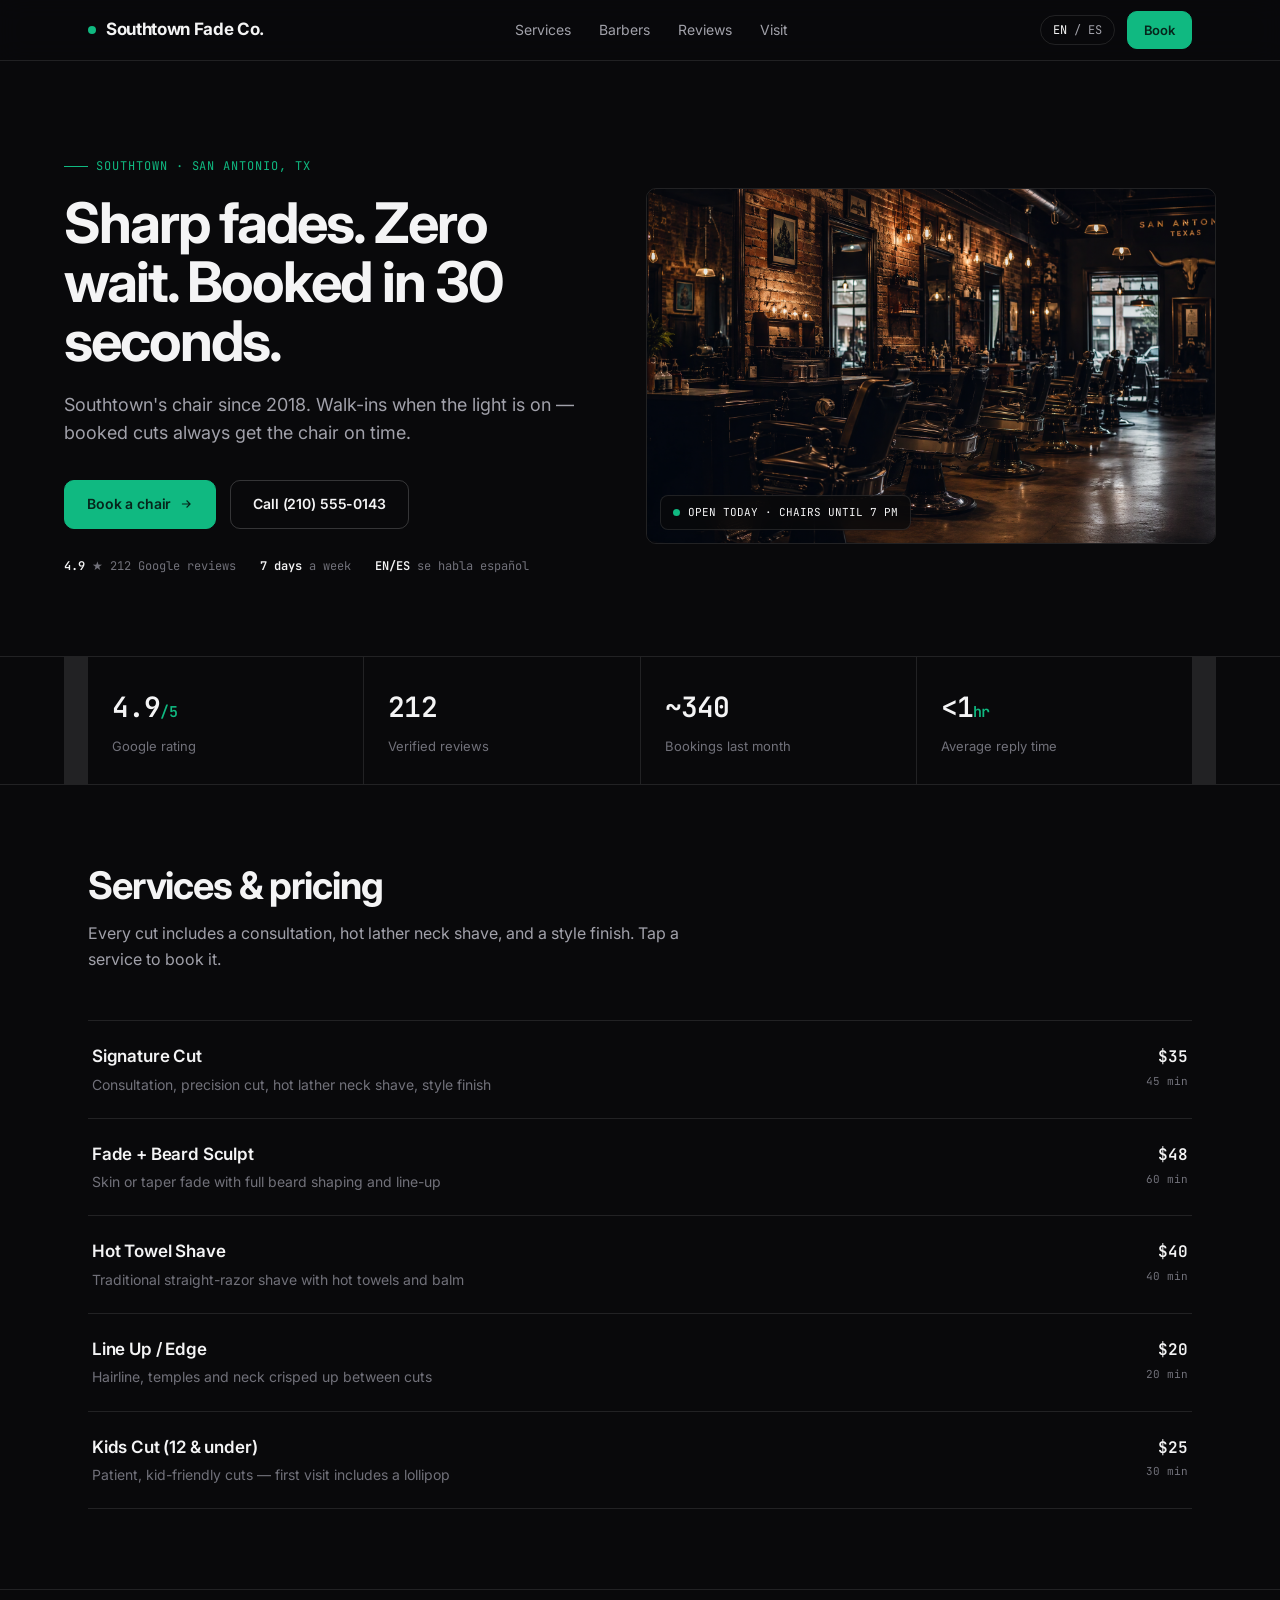
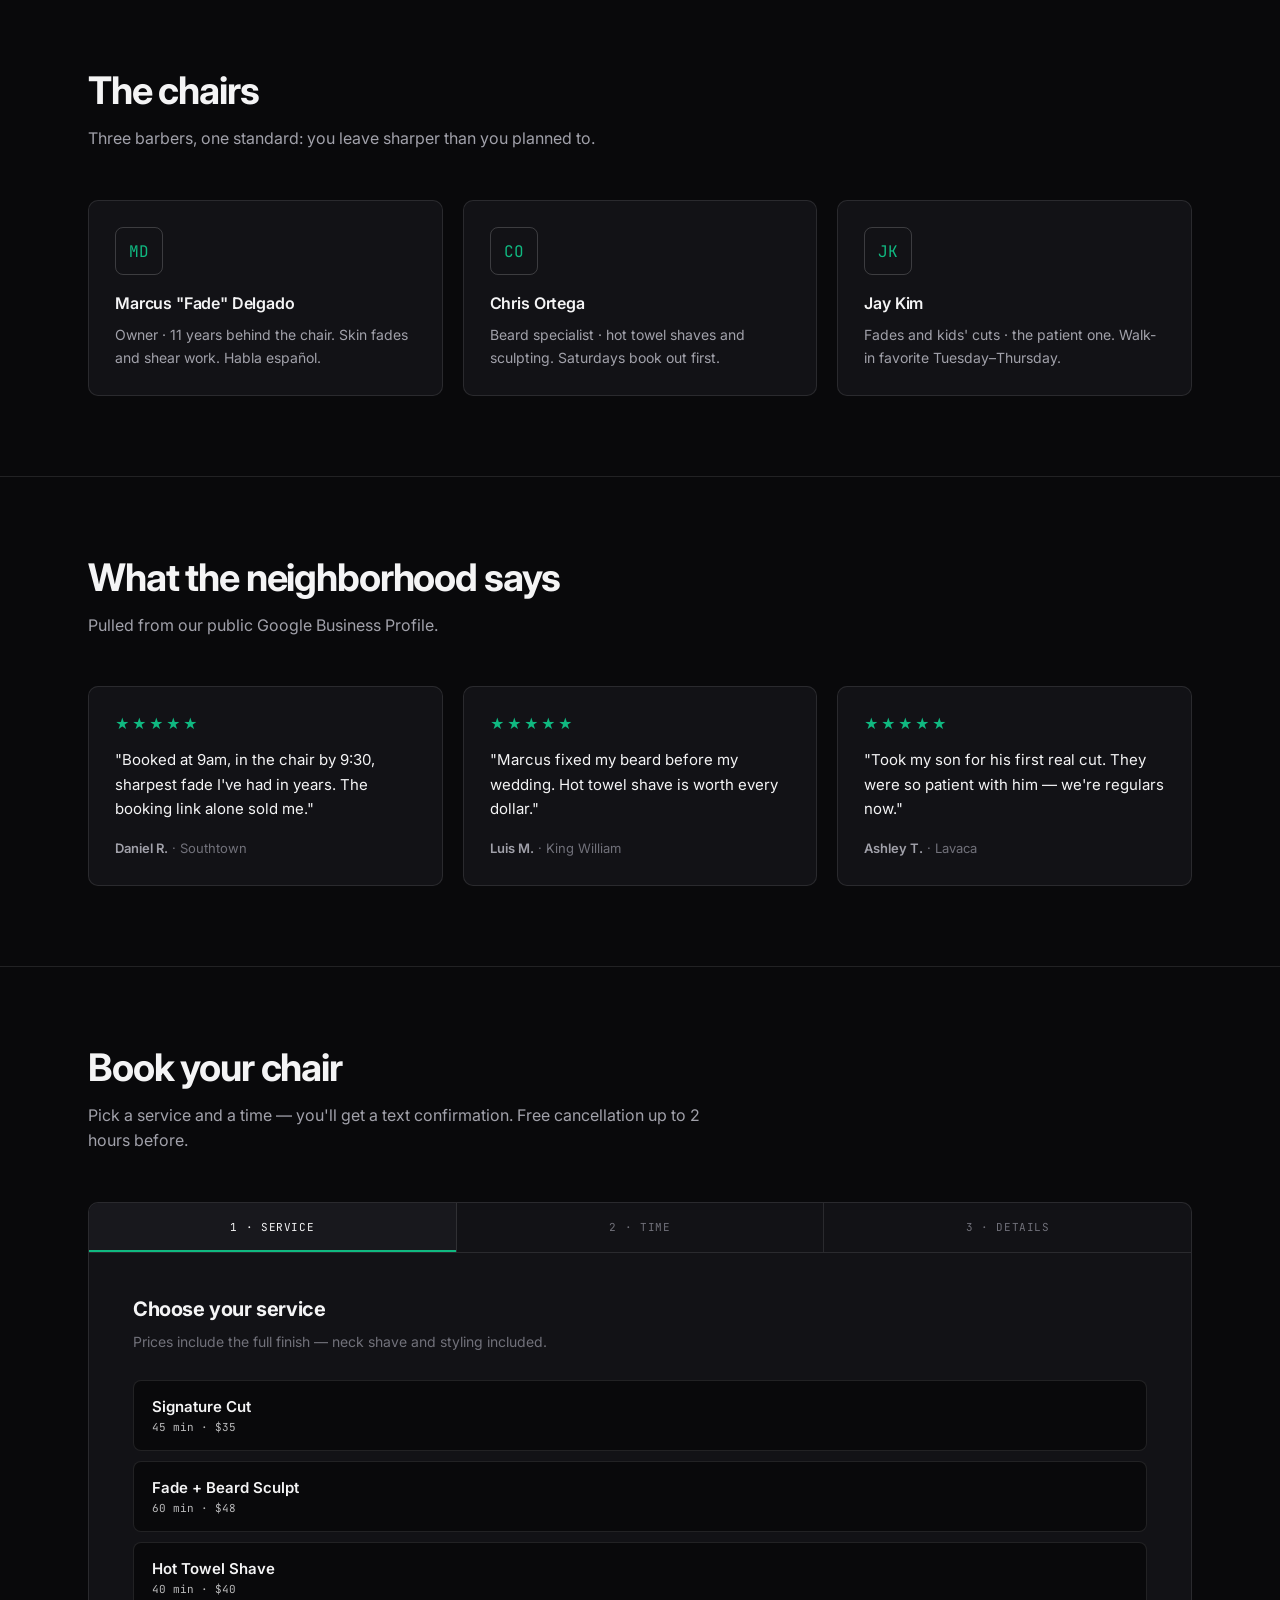
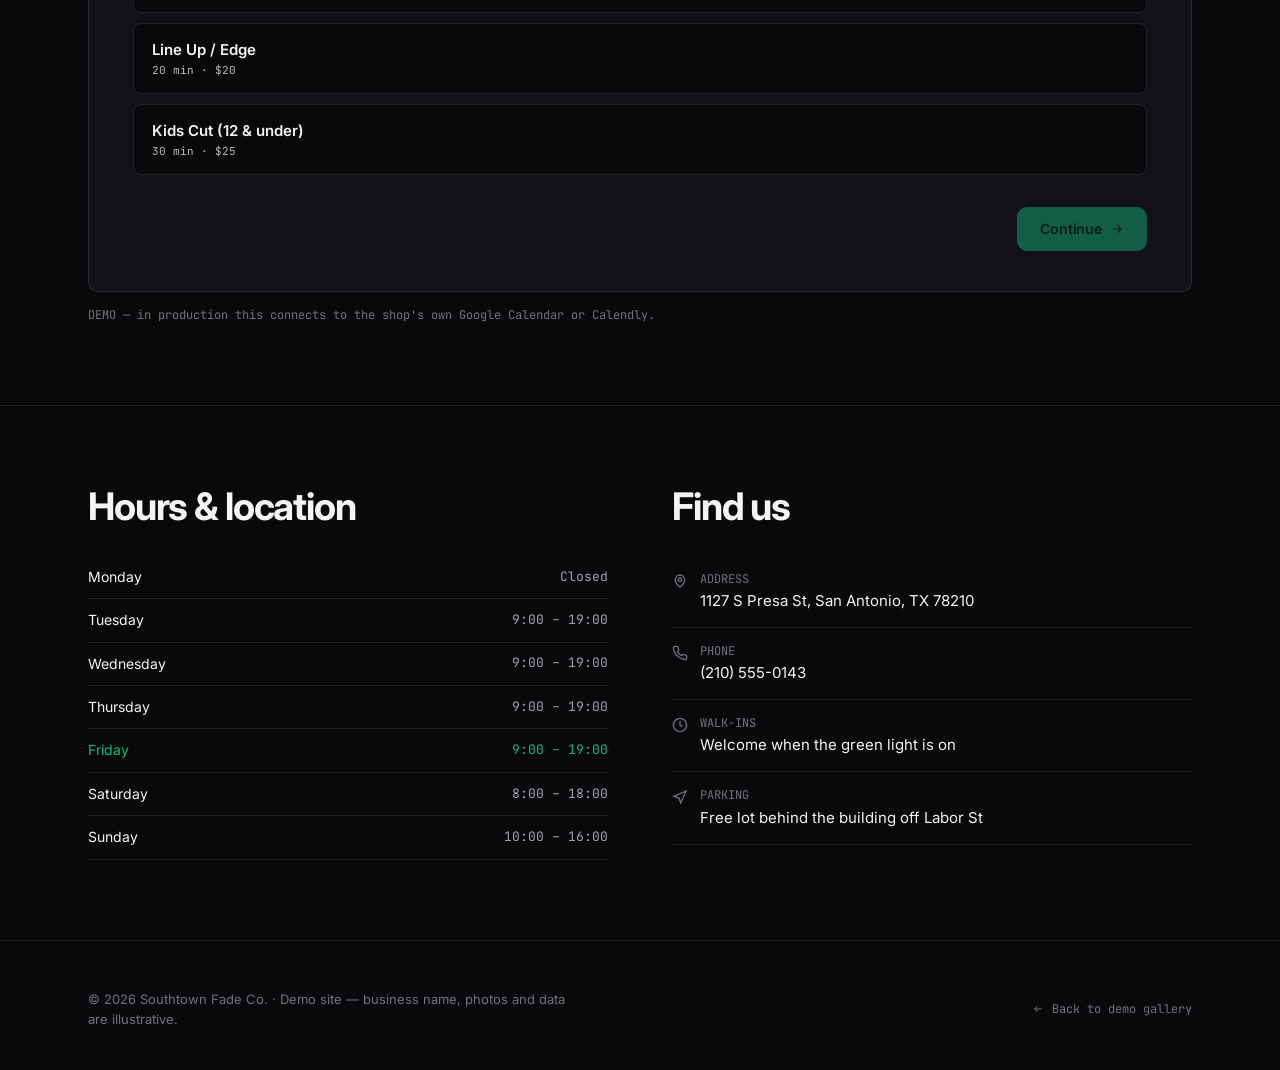
<file: app 2/barbershop.html>
<!DOCTYPE html>
<html lang="en">
<head>
<meta charset="UTF-8">
<meta name="viewport" content="width=device-width, initial-scale=1.0">
<title>Southtown Fade Co. — Barbershop · San Antonio, TX</title>
<meta name="description" content="Book a cut at Southtown Fade Co., San Antonio's Southtown barbershop. Fades, beard sculpting, hot towel shaves. Walk-ins welcome.">
<link rel="preconnect" href="https://fonts.googleapis.com">
<link rel="preconnect" href="https://fonts.gstatic.com" crossorigin>
<link href="https://fonts.googleapis.com/css2?family=Inter:wght@400;500;600;700;800&family=JetBrains+Mono:wght@400;500;600&display=swap" rel="stylesheet">
<link rel="stylesheet" href="assets/css/main.css">
<style>:root { --accent: #10b981; }</style>
</head>
<body>

<nav class="nav">
  <div class="container nav-inner">
    <a class="brand" href="#top"><span class="brand-dot"></span>Southtown Fade Co.</a>
    <div class="nav-links">
      <a href="#services" data-i18n="navServices">Services</a>
      <a href="#barbers" data-i18n="navBarbers">Barbers</a>
      <a href="#reviews" data-i18n="navReviews">Reviews</a>
      <a href="#visit" data-i18n="navVisit">Visit</a>
    </div>
    <div class="nav-right">
      <button type="button" class="lang-toggle"><span class="active-lang">EN</span>&nbsp;/&nbsp;<span data-i18n="otherLang">ES</span></button>
      <a class="btn btn-primary btn-sm" href="#book" data-i18n="navBook">Book</a>
    </div>
  </div>
</nav>

<header class="hero" id="top">
  <div class="container hero-grid">
    <div>
      <div class="eyebrow" data-i18n="eyebrow">SOUTHTOWN · SAN ANTONIO, TX</div>
      <h1 data-i18n="h1">Sharp fades. Zero wait. Booked in 30 seconds.</h1>
      <p class="lede" data-i18n="lede">Southtown's chair since 2018. Walk-ins when the light is on — booked cuts always get the chair on time.</p>
      <div class="hero-ctas">
        <a class="btn btn-primary" href="#book"><span data-i18n="ctaBook">Book a chair</span> <svg width="14" height="14" viewBox="0 0 24 24" fill="none" stroke="currentColor" stroke-width="2"><path d="M5 12h14M13 6l6 6-6 6"/></svg></a>
        <a class="btn btn-ghost" href="tel:+12105550143" data-i18n="ctaCall">Call (210) 555-0143</a>
      </div>
      <div class="hero-trust">
        <div class="trust-item"><strong>4.9</strong> <span data-i18n="trust1">★ 212 Google reviews</span></div>
        <div class="trust-item"><strong data-i18n="trust2v">7 days</strong> <span data-i18n="trust2">a week</span></div>
        <div class="trust-item"><strong>EN/ES</strong> <span data-i18n="trust3">se habla español</span></div>
      </div>
    </div>
    <div class="hero-media">
      <img src="assets/img/barbershop-hero.png" alt="Inside Southtown Fade Co.">
      <div class="hero-badge"><span class="pulse"></span><span data-i18n="badge">OPEN TODAY · CHAIRS UNTIL 7 PM</span></div>
    </div>
  </div>
</header>

<div class="metrics">
  <div class="container metrics-row">
    <div class="metric"><div class="metric-value">4.9<span class="unit">/5</span></div><div class="metric-label" data-i18n="m1">Google rating</div></div>
    <div class="metric"><div class="metric-value">212</div><div class="metric-label" data-i18n="m2">Verified reviews</div></div>
    <div class="metric"><div class="metric-value">~340</div><div class="metric-label" data-i18n="m3">Bookings last month</div></div>
    <div class="metric"><div class="metric-value">&lt;1<span class="unit">hr</span></div><div class="metric-label" data-i18n="m4">Average reply time</div></div>
  </div>
</div>

<section class="section" id="services">
  <div class="container">
    <div class="section-head">
      <h2 data-i18n="svcH">Services &amp; pricing</h2>
      <p data-i18n="svcP">Every cut includes a consultation, hot lather neck shave, and a style finish. Tap a service to book it.</p>
    </div>
    <div class="rows">
      <a class="row-item" href="#book"><div class="row-main"><div class="row-name" data-i18n="sv1n">Signature Cut</div><div class="row-desc" data-i18n="sv1d">Consultation, precision cut, hot lather neck shave, style finish</div></div><div class="row-meta"><div class="row-price">$35</div><div class="row-sub" data-i18n="d45">45 min</div></div></a>
      <a class="row-item" href="#book"><div class="row-main"><div class="row-name" data-i18n="sv2n">Fade + Beard Sculpt</div><div class="row-desc" data-i18n="sv2d">Skin or taper fade with full beard shaping and line-up</div></div><div class="row-meta"><div class="row-price">$48</div><div class="row-sub" data-i18n="d60">60 min</div></div></a>
      <a class="row-item" href="#book"><div class="row-main"><div class="row-name" data-i18n="sv3n">Hot Towel Shave</div><div class="row-desc" data-i18n="sv3d">Traditional straight-razor shave with hot towels and balm</div></div><div class="row-meta"><div class="row-price">$40</div><div class="row-sub" data-i18n="d40">40 min</div></div></a>
      <a class="row-item" href="#book"><div class="row-main"><div class="row-name" data-i18n="sv4n">Line Up / Edge</div><div class="row-desc" data-i18n="sv4d">Hairline, temples and neck crisped up between cuts</div></div><div class="row-meta"><div class="row-price">$20</div><div class="row-sub" data-i18n="d20">20 min</div></div></a>
      <a class="row-item" href="#book"><div class="row-main"><div class="row-name" data-i18n="sv5n">Kids Cut (12 &amp; under)</div><div class="row-desc" data-i18n="sv5d">Patient, kid-friendly cuts — first visit includes a lollipop</div></div><div class="row-meta"><div class="row-price">$25</div><div class="row-sub" data-i18n="d30">30 min</div></div></a>
    </div>
  </div>
</section>

<section class="section" id="barbers">
  <div class="container">
    <div class="section-head">
      <h2 data-i18n="teamH">The chairs</h2>
      <p data-i18n="teamP">Three barbers, one standard: you leave sharper than you planned to.</p>
    </div>
    <div class="grid-3">
      <div class="card"><span class="mono" style="display:block; width:48px; height:48px; border:1px solid var(--border-strong); border-radius:8px; text-align:center; line-height:48px; margin-bottom:16px; color:var(--emerald);">MD</span><h3>Marcus "Fade" Delgado</h3><p data-i18n="t1p">Owner · 11 years behind the chair. Skin fades and shear work. Habla español.</p></div>
      <div class="card"><span class="mono" style="display:block; width:48px; height:48px; border:1px solid var(--border-strong); border-radius:8px; text-align:center; line-height:48px; margin-bottom:16px; color:var(--emerald);">CO</span><h3>Chris Ortega</h3><p data-i18n="t2p">Beard specialist · hot towel shaves and sculpting. Saturdays book out first.</p></div>
      <div class="card"><span class="mono" style="display:block; width:48px; height:48px; border:1px solid var(--border-strong); border-radius:8px; text-align:center; line-height:48px; margin-bottom:16px; color:var(--emerald);">JK</span><h3>Jay Kim</h3><p data-i18n="t3p">Fades and kids' cuts · the patient one. Walk-in favorite Tuesday–Thursday.</p></div>
    </div>
  </div>
</section>

<section class="section" id="reviews">
  <div class="container">
    <div class="section-head">
      <h2 data-i18n="revH">What the neighborhood says</h2>
      <p data-i18n="revP">Pulled from our public Google Business Profile.</p>
    </div>
    <div class="grid-3">
      <div class="card"><div class="stars">★★★★★</div><blockquote data-i18n="r1">"Booked at 9am, in the chair by 9:30, sharpest fade I've had in years. The booking link alone sold me."</blockquote><div class="who"><strong>Daniel R.</strong> · Southtown</div></div>
      <div class="card"><div class="stars">★★★★★</div><blockquote data-i18n="r2">"Marcus fixed my beard before my wedding. Hot towel shave is worth every dollar."</blockquote><div class="who"><strong>Luis M.</strong> · King William</div></div>
      <div class="card"><div class="stars">★★★★★</div><blockquote data-i18n="r3">"Took my son for his first real cut. They were so patient with him — we're regulars now."</blockquote><div class="who"><strong>Ashley T.</strong> · Lavaca</div></div>
    </div>
  </div>
</section>

<section class="section" id="book">
  <div class="container">
    <div class="section-head">
      <h2 data-i18n="bookH">Book your chair</h2>
      <p data-i18n="bookP">Pick a service and a time — you'll get a text confirmation. Free cancellation up to 2 hours before.</p>
    </div>
    <div id="booking-root"></div>
    <p class="note" data-i18n="bookNote">DEMO — in production this connects to the shop's own Google Calendar or Calendly.</p>
  </div>
</section>

<section class="section" id="visit">
  <div class="container info-grid">
    <div>
      <div class="section-head" style="margin-bottom:28px;">
        <h2 data-i18n="visitH">Hours &amp; location</h2>
      </div>
      <table class="hours-table">
        <tr data-day="mon"><td data-i18n="dayMon">Monday</td><td data-i18n="closed">Closed</td></tr>
        <tr data-day="tue"><td data-i18n="dayTue">Tuesday</td><td>9:00 – 19:00</td></tr>
        <tr data-day="wed"><td data-i18n="dayWed">Wednesday</td><td>9:00 – 19:00</td></tr>
        <tr data-day="thu"><td data-i18n="dayThu">Thursday</td><td>9:00 – 19:00</td></tr>
        <tr data-day="fri"><td data-i18n="dayFri">Friday</td><td>9:00 – 19:00</td></tr>
        <tr data-day="sat"><td data-i18n="daySat">Saturday</td><td>8:00 – 18:00</td></tr>
        <tr data-day="sun"><td data-i18n="daySun">Sunday</td><td>10:00 – 16:00</td></tr>
      </table>
    </div>
    <div>
      <div class="section-head" style="margin-bottom:28px;">
        <h2 data-i18n="findH">Find us</h2>
      </div>
      <div class="info-line"><svg width="16" height="16" viewBox="0 0 24 24" fill="none" stroke="currentColor" stroke-width="2"><path d="M12 21s-7-5.1-7-11a7 7 0 1 1 14 0c0 5.9-7 11-7 11z"/><circle cx="12" cy="10" r="2.5"/></svg><div><span class="lbl" data-i18n="lblAddress">ADDRESS</span><a href="https://www.google.com/maps/search/?api=1&query=1127+S+Presa+St+San+Antonio+TX+78210" target="_blank" rel="noopener" data-i18n="addr">1127 S Presa St, San Antonio, TX 78210</a></div></div>
      <div class="info-line"><svg width="16" height="16" viewBox="0 0 24 24" fill="none" stroke="currentColor" stroke-width="2"><path d="M22 16.9v3a2 2 0 0 1-2.2 2 19.8 19.8 0 0 1-8.6-3.1 19.5 19.5 0 0 1-6-6A19.8 19.8 0 0 1 2.1 4.2 2 2 0 0 1 4.1 2h3a2 2 0 0 1 2 1.7c.1 1 .4 2 .7 2.9a2 2 0 0 1-.4 2.1L8.1 10a16 16 0 0 0 6 6l1.3-1.3a2 2 0 0 1 2.1-.4c.9.3 1.9.6 2.9.7a2 2 0 0 1 1.6 2z"/></svg><div><span class="lbl" data-i18n="lblPhone">PHONE</span><a href="tel:+12105550143" data-i18n="phone">(210) 555-0143</a></div></div>
      <div class="info-line"><svg width="16" height="16" viewBox="0 0 24 24" fill="none" stroke="currentColor" stroke-width="2"><circle cx="12" cy="12" r="10"/><path d="M12 6v6l4 2"/></svg><div><span class="lbl" data-i18n="lblWalk">WALK-INS</span><span data-i18n="walkin">Welcome when the green light is on</span></div></div>
      <div class="info-line"><svg width="16" height="16" viewBox="0 0 24 24" fill="none" stroke="currentColor" stroke-width="2"><path d="M3 11l18-8-8 18-2.5-7.5z"/></svg><div><span class="lbl" data-i18n="lblPark">PARKING</span><span data-i18n="park">Free lot behind the building off Labor St</span></div></div>
    </div>
  </div>
</section>

<footer class="footer">
  <div class="container footer-inner">
    <p data-i18n="footP">© 2026 Southtown Fade Co. · Demo site — business name, photos and data are illustrative.</p>
    <a class="back-link" href="index.html"><svg width="12" height="12" viewBox="0 0 24 24" fill="none" stroke="currentColor" stroke-width="2"><path d="M19 12H5M11 18l-6-6 6-6"/></svg> <span data-i18n="backGallery">Back to demo gallery</span></a>
  </div>
</footer>

<div class="action-bar">
  <a class="btn btn-ghost" href="tel:+12105550143" data-i18n="abCall">Call now</a>
  <a class="btn btn-primary" href="#book" data-i18n="abBook">Book a chair</a>
</div>

<script>
window.DEMO_SERVICES = [
  { name: "Signature Cut", duration: "45 min", price: "$35" },
  { name: "Fade + Beard Sculpt", duration: "60 min", price: "$48" },
  { name: "Hot Towel Shave", duration: "40 min", price: "$40" },
  { name: "Line Up / Edge", duration: "20 min", price: "$20" },
  { name: "Kids Cut (12 & under)", duration: "30 min", price: "$25" }
];
window.DEMO_BOOKING_TEXT = {
  en: { step1: "SERVICE", step2: "TIME", step3: "DETAILS", s1t: "Choose your service", s1h: "Prices include the full finish — neck shave and styling included.", s2t: "Pick a time", s2h: "Today and tomorrow's live availability.", s3t: "Your details", s3h: "We text a confirmation within minutes.", svc: "SERVICE:", time: "TIME:", next: "Continue", back: "Back", name: "Full name", phone: "Mobile phone", errName: "Please enter your name", errPhone: "Enter a valid phone number", confirm: "Confirm booking", doneT: "You're on the books", doneP: "Demo confirmation — in production you'd get a text and a calendar invite now.", again: "Book another" },
  es: { step1: "SERVICIO", step2: "HORA", step3: "DATOS", s1t: "Elija su servicio", s1h: "Los precios incluyen el acabado completo.", s2t: "Elija una hora", s2h: "Disponibilidad de hoy y mañana.", s3t: "Sus datos", s3h: "Le enviamos un mensaje de confirmación en minutos.", svc: "SERVICIO:", time: "HORA:", next: "Continuar", back: "Atrás", name: "Nombre completo", phone: "Teléfono móvil", errName: "Ingrese su nombre", errPhone: "Ingrese un número válido", confirm: "Confirmar cita", doneT: "Cita registrada", doneP: "Confirmación de demo — en producción recibiría un mensaje y una invitación de calendario.", again: "Reservar otra" }
};
window.I18N = {
  en: {
    navServices: "Services", navBarbers: "Barbers", navReviews: "Reviews", navVisit: "Visit", navBook: "Book", otherLang: "ES",
    eyebrow: "SOUTHTOWN · SAN ANTONIO, TX",
    h1: "Sharp fades. Zero wait. Booked in 30 seconds.",
    lede: "Southtown's chair since 2018. Walk-ins when the light is on — booked cuts always get the chair on time.",
    ctaBook: "Book a chair", ctaCall: "Call (210) 555-0143",
    trust1: "★ 212 Google reviews", trust2: "a week", trust2v: "7 days", trust3: "se habla español",
    badge: "OPEN TODAY · CHAIRS UNTIL 7 PM",
    m1: "Google rating", m2: "Verified reviews", m3: "Bookings last month", m4: "Average reply time",
    svcH: "Services & pricing", svcP: "Every cut includes a consultation, hot lather neck shave, and a style finish. Tap a service to book it.",
    sv1n: "Signature Cut", sv1d: "Consultation, precision cut, hot lather neck shave, style finish", d45: "45 min",
    sv2n: "Fade + Beard Sculpt", sv2d: "Skin or taper fade with full beard shaping and line-up", d60: "60 min",
    sv3n: "Hot Towel Shave", sv3d: "Traditional straight-razor shave with hot towels and balm", d40: "40 min",
    sv4n: "Line Up / Edge", sv4d: "Hairline, temples and neck crisped up between cuts", d20: "20 min",
    sv5n: "Kids Cut (12 & under)", sv5d: "Patient, kid-friendly cuts — first visit includes a lollipop", d30: "30 min",
    teamH: "The chairs", teamP: "Three barbers, one standard: you leave sharper than you planned to.",
    t1p: "Owner · 11 years behind the chair. Skin fades and shear work. Habla español.",
    t2p: "Beard specialist · hot towel shaves and sculpting. Saturdays book out first.",
    t3p: "Fades and kids' cuts · the patient one. Walk-in favorite Tuesday–Thursday.",
    revH: "What the neighborhood says", revP: "Pulled from our public Google Business Profile.",
    r1: "\"Booked at 9am, in the chair by 9:30, sharpest fade I've had in years. The booking link alone sold me.\"",
    r2: "\"Marcus fixed my beard before my wedding. Hot towel shave is worth every dollar.\"",
    r3: "\"Took my son for his first real cut. They were so patient with him — we're regulars now.\"",
    bookH: "Book your chair", bookP: "Pick a service and a time — you'll get a text confirmation. Free cancellation up to 2 hours before.",
    bookNote: "DEMO — in production this connects to the shop's own Google Calendar or Calendly.",
    visitH: "Hours & location", findH: "Find us",
    dayMon: "Monday", dayTue: "Tuesday", dayWed: "Wednesday", dayThu: "Thursday", dayFri: "Friday", daySat: "Saturday", daySun: "Sunday", closed: "Closed",
    lblAddress: "ADDRESS", addr: "1127 S Presa St, San Antonio, TX 78210", lblPhone: "PHONE", phone: "(210) 555-0143",
    lblWalk: "WALK-INS", walkin: "Welcome when the green light is on", lblPark: "PARKING", park: "Free lot behind the building off Labor St",
    footP: "© 2026 Southtown Fade Co. · Demo site — business name, photos and data are illustrative.",
    backGallery: "Back to demo gallery", abCall: "Call now", abBook: "Book a chair"
  },
  es: {
    navServices: "Servicios", navBarbers: "Barberos", navReviews: "Reseñas", navVisit: "Visítanos", navBook: "Cita", otherLang: "EN",
    eyebrow: "SOUTHTOWN · SAN ANTONIO, TX",
    h1: "Cortes precisos. Sin espera. Cita en 30 segundos.",
    lede: "La silla de Southtown desde 2018. Sin cita cuando el letrero está encendido — con cita, la silla le espera a tiempo.",
    ctaBook: "Reservar silla", ctaCall: "Llamar (210) 555-0143",
    trust1: "★ 212 reseñas de Google", trust2: "a la semana", trust2v: "7 días", trust3: "se habla español",
    badge: "ABIERTO HOY · SILLAS HASTA LAS 7 PM",
    m1: "Calificación en Google", m2: "Reseñas verificadas", m3: "Citas el mes pasado", m4: "Tiempo de respuesta",
    svcH: "Servicios y precios", svcP: "Cada corte incluye consulta, afeitado de nuca con toalla caliente y peinado final. Toque un servicio para reservarlo.",
    sv1n: "Corte Signature", sv1d: "Consulta, corte de precisión, nuca con toalla caliente, peinado final", d45: "45 min",
    sv2n: "Fade + Barba", sv2d: "Fade a piel o degradado con perfilado completo de barba", d60: "60 min",
    sv3n: "Afeitado a Navaja", sv3d: "Afeitado tradicional con toallas calientes y bálsamo", d40: "40 min",
    sv4n: "Perfilado", sv4d: "Línea, patillas y nuca definidas entre cortes", d20: "20 min",
    sv5n: "Corte niños (12 o menos)", sv5d: "Cortes pacientes para niños — la primera visita incluye paleta", d30: "30 min",
    teamH: "Las sillas", teamP: "Tres barberos, un solo estándar: sale más nítido de lo que planeaba.",
    t1p: "Dueño · 11 años de experiencia. Fades a piel y tijera. Habla español.",
    t2p: "Especialista en barba · afeitados con toalla caliente. Los sábados se llenan primero.",
    t3p: "Fades y cortes de niños · el paciente. Favorito de los que llegan sin cita de martes a jueves.",
    revH: "Lo que dice el vecindario", revP: "Tomadas de nuestro perfil público de Google Business.",
    r1: "\"Reservé a las 9am, a las 9:30 estaba en la silla. El fade más preciso que he tenido en años.\"",
    r2: "\"Marcus arregló mi barba antes de mi boda. El afeitado con toalla caliente vale cada dólar.\"",
    r3: "\"Llevé a mi hijo a su primer corte de verdad. Tanta paciencia con él — ya somos clientes fijos.\"",
    bookH: "Reserve su silla", bookP: "Elija servicio y hora — recibirá confirmación por mensaje. Cancelación gratis hasta 2 horas antes.",
    bookNote: "DEMO — en producción esto se conecta al Google Calendar o Calendly de la barbería.",
    visitH: "Horarios y ubicación", findH: "Encuéntrenos",
    dayMon: "Lunes", dayTue: "Martes", dayWed: "Miércoles", dayThu: "Jueves", dayFri: "Viernes", daySat: "Sábado", daySun: "Domingo", closed: "Cerrado",
    lblAddress: "DIRECCIÓN", addr: "1127 S Presa St, San Antonio, TX 78210", lblPhone: "TELÉFONO", phone: "(210) 555-0143",
    lblWalk: "SIN CITA", walkin: "Bienvenidos cuando el letrero verde está encendido", lblPark: "ESTACIONAMIENTO", park: "Lote gratis detrás del edificio por Labor St",
    footP: "© 2026 Southtown Fade Co. · Sitio demo — nombre, fotos y datos son ilustrativos.",
    backGallery: "Volver a la galería", abCall: "Llamar", abBook: "Reservar"
  }
};
</script>
<script src="assets/js/main.js"></script>
</body>
</html>
</file>
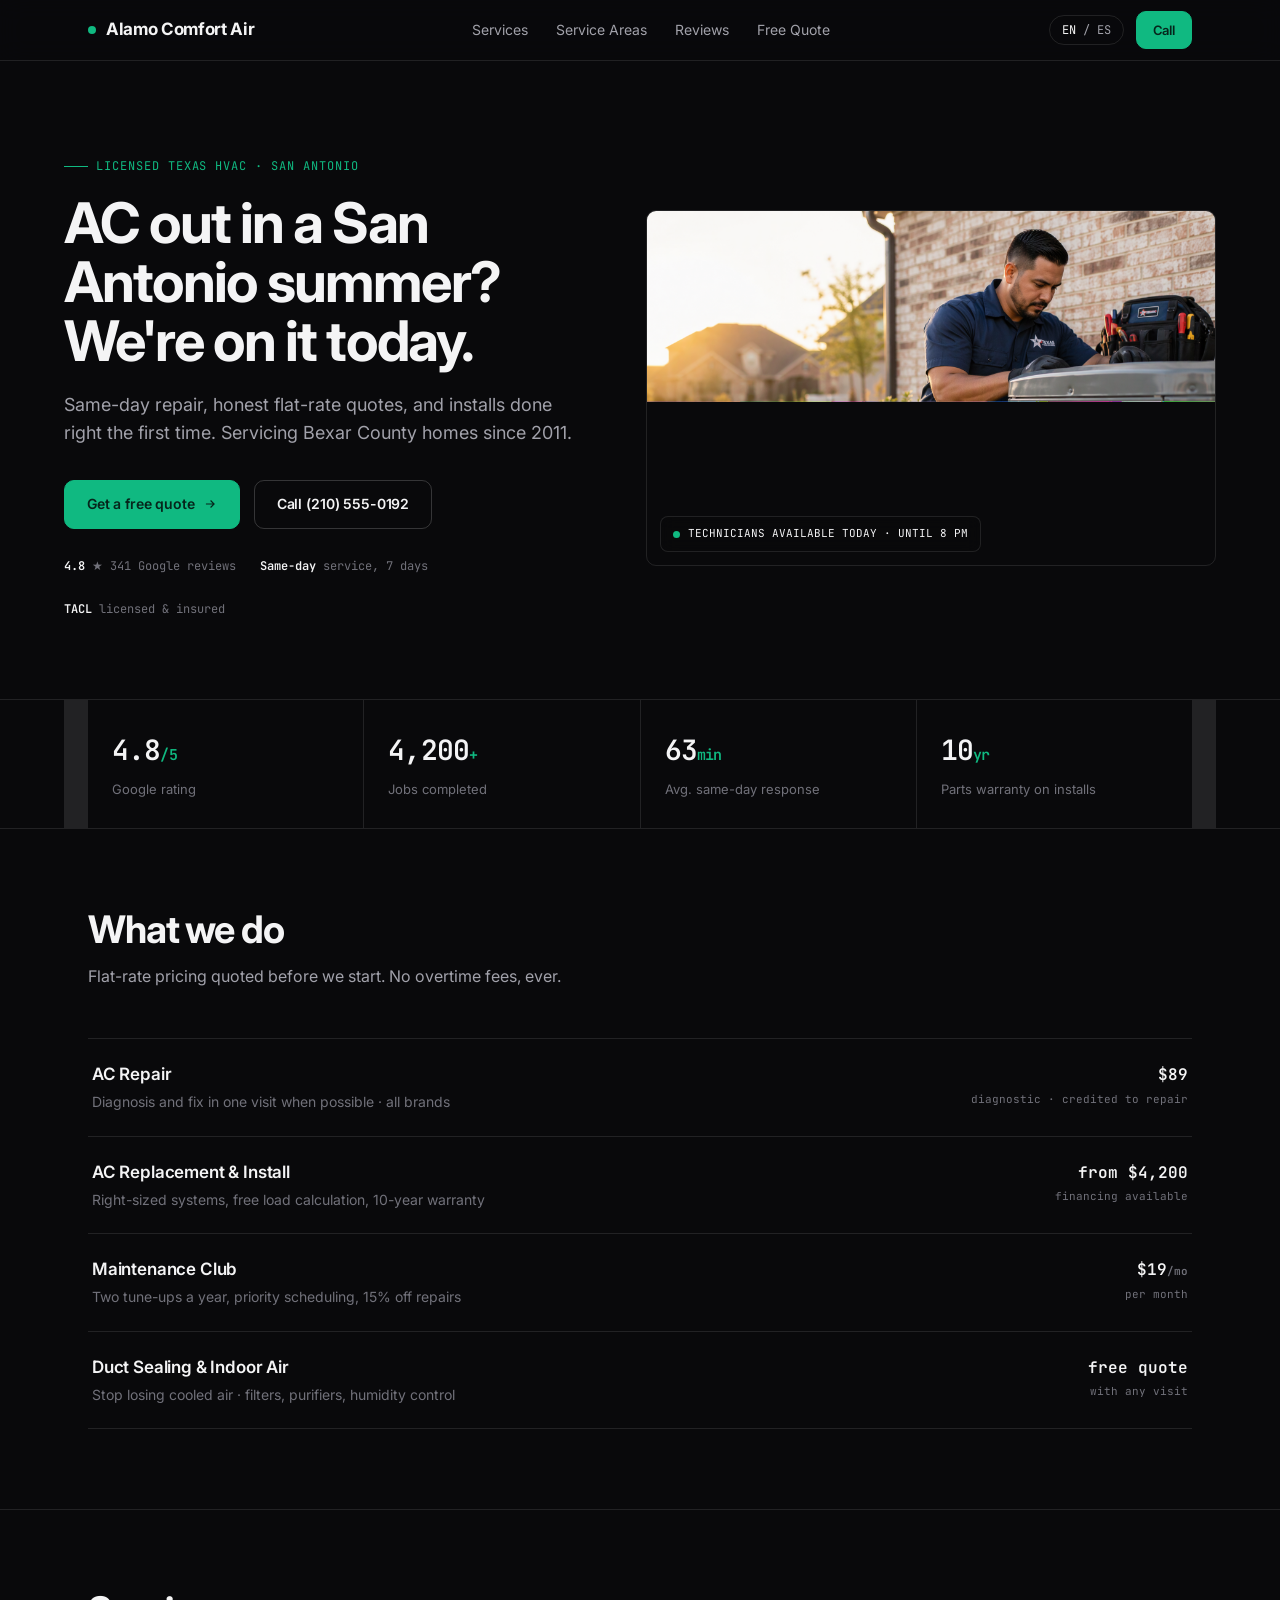
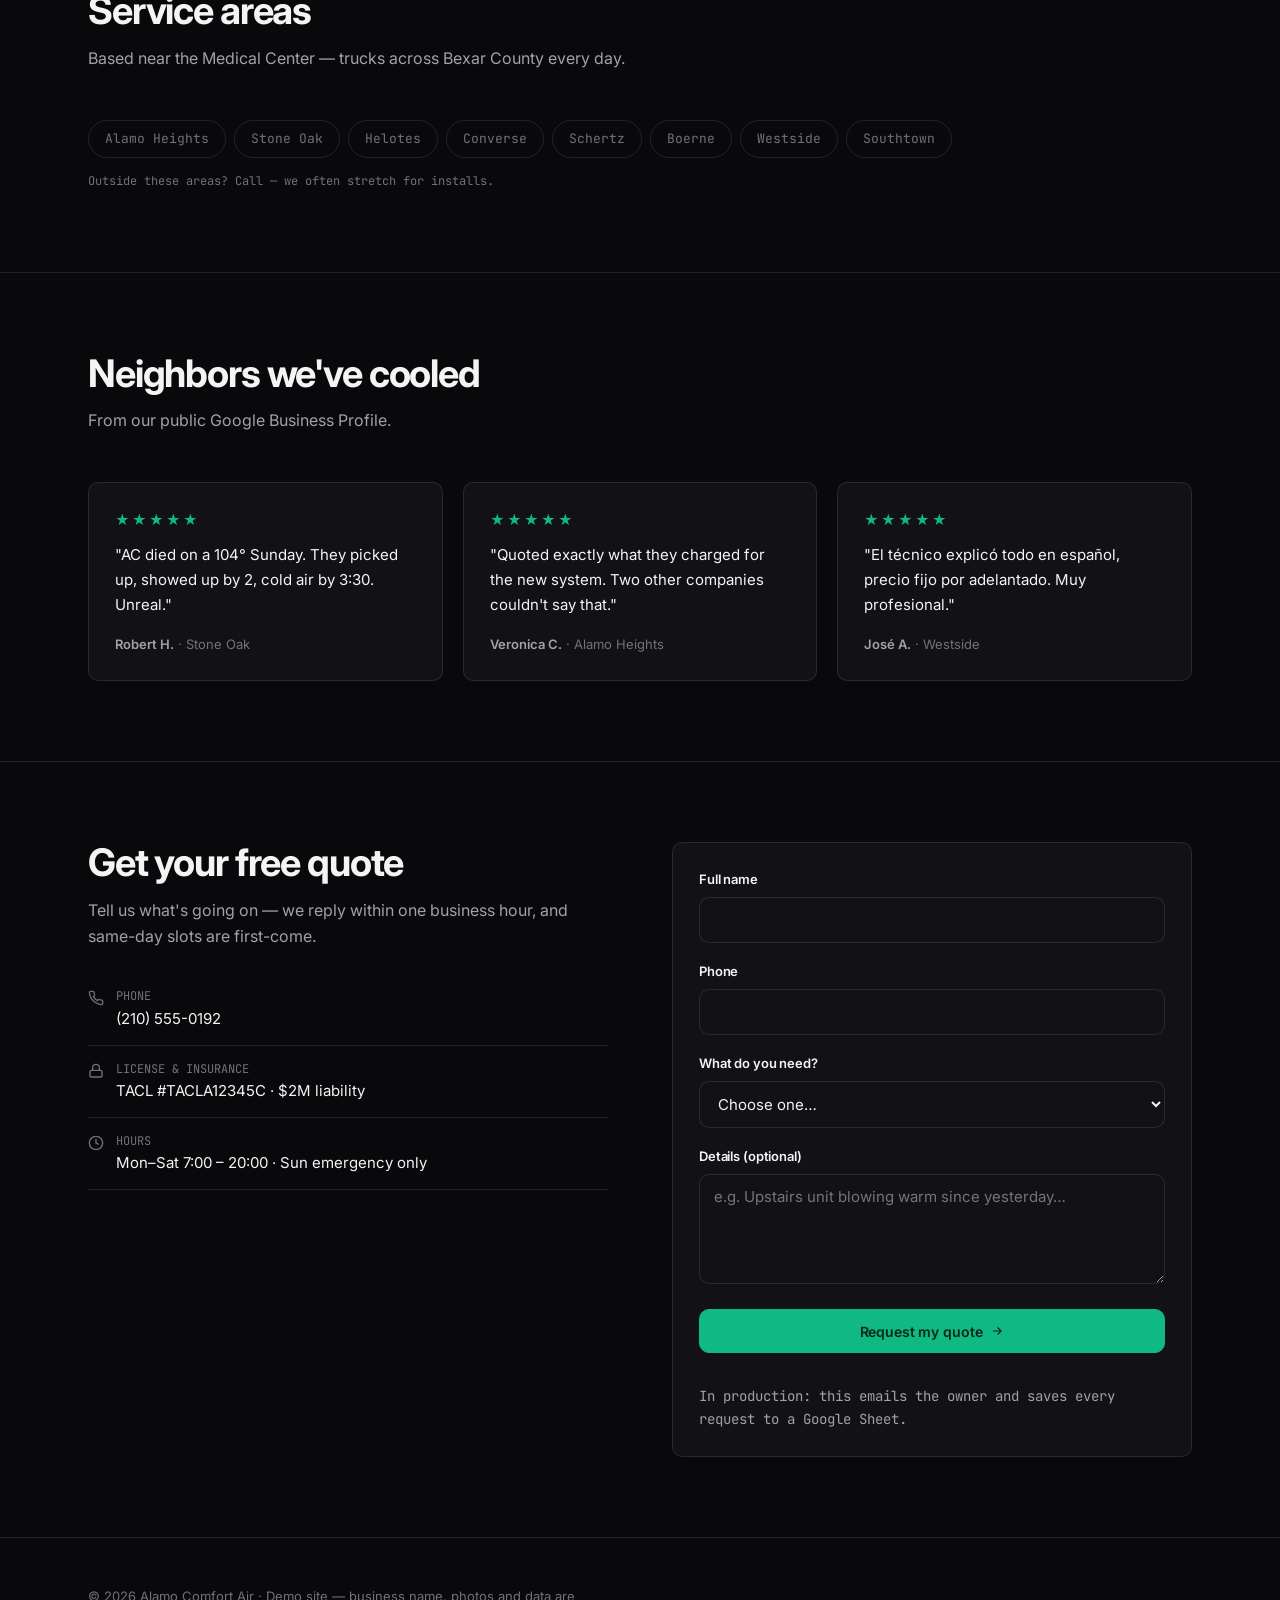
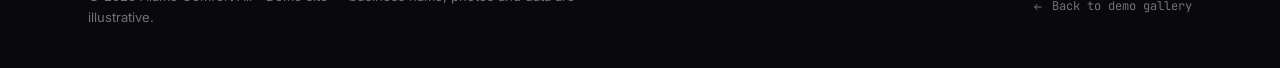
<file: app 2/contractor.html>
<!DOCTYPE html>
<html lang="en">
<head>
<meta charset="UTF-8">
<meta name="viewport" content="width=device-width, initial-scale=1.0">
<title>Alamo Comfort Air — AC Repair &amp; Install · San Antonio, TX</title>
<meta name="description" content="Alamo Comfort Air: same-day AC repair, replacement and maintenance across San Antonio. Licensed Texas HVAC contractor. Free quotes.">
<link rel="preconnect" href="https://fonts.googleapis.com">
<link rel="preconnect" href="https://fonts.gstatic.com" crossorigin>
<link href="https://fonts.googleapis.com/css2?family=Inter:wght@400;500;600;700;800&family=JetBrains+Mono:wght@400;500;600&display=swap" rel="stylesheet">
<link rel="stylesheet" href="assets/css/main.css">
<style>:root { --accent: #10b981; }</style>
</head>
<body>

<nav class="nav">
  <div class="container nav-inner">
    <a class="brand" href="#top"><span class="brand-dot"></span>Alamo Comfort Air</a>
    <div class="nav-links">
      <a href="#services" data-i18n="navServices">Services</a>
      <a href="#areas" data-i18n="navAreas">Service Areas</a>
      <a href="#reviews" data-i18n="navReviews">Reviews</a>
      <a href="#quote" data-i18n="navQuote">Free Quote</a>
    </div>
    <div class="nav-right">
      <button type="button" class="lang-toggle"><span class="active-lang">EN</span>&nbsp;/&nbsp;<span data-i18n="otherLang">ES</span></button>
      <a class="btn btn-primary btn-sm" href="tel:+12105550192" data-i18n="navCall">Call</a>
    </div>
  </div>
</nav>

<header class="hero" id="top">
  <div class="container hero-grid">
    <div>
      <div class="eyebrow" data-i18n="eyebrow">LICENSED TEXAS HVAC · SAN ANTONIO</div>
      <h1 data-i18n="h1">AC out in a San Antonio summer? We're on it today.</h1>
      <p class="lede" data-i18n="lede">Same-day repair, honest flat-rate quotes, and installs done right the first time. Servicing Bexar County homes since 2011.</p>
      <div class="hero-ctas">
        <a class="btn btn-primary" href="#quote"><span data-i18n="ctaQuote">Get a free quote</span> <svg width="14" height="14" viewBox="0 0 24 24" fill="none" stroke="currentColor" stroke-width="2"><path d="M5 12h14M13 6l6 6-6 6"/></svg></a>
        <a class="btn btn-ghost" href="tel:+12105550192" data-i18n="ctaCall">Call (210) 555-0192</a>
      </div>
      <div class="hero-trust">
        <div class="trust-item"><strong>4.8</strong> <span data-i18n="trust1">★ 341 Google reviews</span></div>
        <div class="trust-item"><strong data-i18n="trust2v">Same-day</strong> <span data-i18n="trust2">service, 7 days</span></div>
        <div class="trust-item"><strong>TACL</strong> <span data-i18n="trust3">licensed &amp; insured</span></div>
      </div>
    </div>
    <div class="hero-media">
      <img src="assets/img/contractor-hero.png" alt="Alamo Comfort Air technician servicing an AC unit">
      <div class="hero-badge"><span class="pulse"></span><span data-i18n="badge">TECHNICIANS AVAILABLE TODAY · UNTIL 8 PM</span></div>
    </div>
  </div>
</header>

<div class="metrics">
  <div class="container metrics-row">
    <div class="metric"><div class="metric-value">4.8<span class="unit">/5</span></div><div class="metric-label" data-i18n="m1">Google rating</div></div>
    <div class="metric"><div class="metric-value">4,200<span class="unit">+</span></div><div class="metric-label" data-i18n="m2">Jobs completed</div></div>
    <div class="metric"><div class="metric-value">63<span class="unit">min</span></div><div class="metric-label" data-i18n="m3">Avg. same-day response</div></div>
    <div class="metric"><div class="metric-value">10<span class="unit">yr</span></div><div class="metric-label" data-i18n="m4">Parts warranty on installs</div></div>
  </div>
</div>

<section class="section" id="services">
  <div class="container">
    <div class="section-head">
      <h2 data-i18n="svcH">What we do</h2>
      <p data-i18n="svcP">Flat-rate pricing quoted before we start. No overtime fees, ever.</p>
    </div>
    <div class="rows">
      <a class="row-item" href="#quote"><div class="row-main"><div class="row-name" data-i18n="sv1n">AC Repair</div><div class="row-desc" data-i18n="sv1d">Diagnosis and fix in one visit when possible · all brands</div></div><div class="row-meta"><div class="row-price">$89</div><div class="row-sub" data-i18n="diag">diagnostic · credited to repair</div></div></a>
      <a class="row-item" href="#quote"><div class="row-main"><div class="row-name" data-i18n="sv2n">AC Replacement &amp; Install</div><div class="row-desc" data-i18n="sv2d">Right-sized systems, free load calculation, 10-year warranty</div></div><div class="row-meta"><div class="row-price" data-i18n="from2">from $4,200</div><div class="row-sub" data-i18n="fin">financing available</div></div></a>
      <a class="row-item" href="#quote"><div class="row-main"><div class="row-name" data-i18n="sv3n">Maintenance Club</div><div class="row-desc" data-i18n="sv3d">Two tune-ups a year, priority scheduling, 15% off repairs</div></div><div class="row-meta"><div class="row-price">$19<span style="font-size:11px; color:var(--faint);">/mo</span></div><div class="row-sub" data-i18n="perM">per month</div></div></a>
      <a class="row-item" href="#quote"><div class="row-main"><div class="row-name" data-i18n="sv4n">Duct Sealing &amp; Indoor Air</div><div class="row-desc" data-i18n="sv4d">Stop losing cooled air · filters, purifiers, humidity control</div></div><div class="row-meta"><div class="row-price" data-i18n="quoteIt">free quote</div><div class="row-sub" data-i18n="quoteIt2">with any visit</div></div></a>
    </div>
  </div>
</section>

<section class="section" id="areas">
  <div class="container">
    <div class="section-head">
      <h2 data-i18n="arH">Service areas</h2>
      <p data-i18n="arP">Based near the Medical Center — trucks across Bexar County every day.</p>
    </div>
    <div class="tpl-feats" style="margin-bottom:0;">
      <span style="font-size:13px; padding:8px 16px;">Alamo Heights</span>
      <span style="font-size:13px; padding:8px 16px;">Stone Oak</span>
      <span style="font-size:13px; padding:8px 16px;">Helotes</span>
      <span style="font-size:13px; padding:8px 16px;">Converse</span>
      <span style="font-size:13px; padding:8px 16px;">Schertz</span>
      <span style="font-size:13px; padding:8px 16px;">Boerne</span>
      <span style="font-size:13px; padding:8px 16px;">Westside</span>
      <span style="font-size:13px; padding:8px 16px;">Southtown</span>
    </div>
    <p class="note" data-i18n="arNote">Outside these areas? Call — we often stretch for installs.</p>
  </div>
</section>

<section class="section" id="reviews">
  <div class="container">
    <div class="section-head">
      <h2 data-i18n="revH">Neighbors we've cooled</h2>
      <p data-i18n="revP">From our public Google Business Profile.</p>
    </div>
    <div class="grid-3">
      <div class="card"><div class="stars">★★★★★</div><blockquote data-i18n="r1">"AC died on a 104° Sunday. They picked up, showed up by 2, cold air by 3:30. Unreal."</blockquote><div class="who"><strong>Robert H.</strong> · Stone Oak</div></div>
      <div class="card"><div class="stars">★★★★★</div><blockquote data-i18n="r2">"Quoted exactly what they charged for the new system. Two other companies couldn't say that."</blockquote><div class="who"><strong>Veronica C.</strong> · Alamo Heights</div></div>
      <div class="card"><div class="stars">★★★★★</div><blockquote data-i18n="r3">"El técnico explicó todo en español, precio fijo por adelantado. Muy profesional."</blockquote><div class="who"><strong>José A.</strong> · Westside</div></div>
    </div>
  </div>
</section>

<section class="section" id="quote">
  <div class="container split">
    <div>
      <div class="section-head" style="margin-bottom:24px;">
        <h2 data-i18n="qH">Get your free quote</h2>
        <p data-i18n="qP">Tell us what's going on — we reply within one business hour, and same-day slots are first-come.</p>
      </div>
      <div class="info-line"><svg width="16" height="16" viewBox="0 0 24 24" fill="none" stroke="currentColor" stroke-width="2"><path d="M22 16.9v3a2 2 0 0 1-2.2 2 19.8 19.8 0 0 1-8.6-3.1 19.5 19.5 0 0 1-6-6A19.8 19.8 0 0 1 2.1 4.2 2 2 0 0 1 4.1 2h3a2 2 0 0 1 2 1.7c.1 1 .4 2 .7 2.9a2 2 0 0 1-.4 2.1L8.1 10a16 16 0 0 0 6 6l1.3-1.3a2 2 0 0 1 2.1-.4c.9.3 1.9.6 2.9.7a2 2 0 0 1 1.6 2z"/></svg><div><span class="lbl" data-i18n="lblPhone">PHONE</span><a href="tel:+12105550192" data-i18n="phone">(210) 555-0192</a></div></div>
      <div class="info-line"><svg width="16" height="16" viewBox="0 0 24 24" fill="none" stroke="currentColor" stroke-width="2"><rect x="3" y="11" width="18" height="10" rx="2"/><path d="M7 11V7a5 5 0 0 1 10 0v4"/></svg><div><span class="lbl" data-i18n="lblLic">LICENSE &amp; INSURANCE</span><span data-i18n="lic">TACL #TACLA12345C · $2M liability</span></div></div>
      <div class="info-line"><svg width="16" height="16" viewBox="0 0 24 24" fill="none" stroke="currentColor" stroke-width="2"><circle cx="12" cy="12" r="10"/><path d="M12 6v6l4 2"/></svg><div><span class="lbl" data-i18n="lblHours">HOURS</span><span data-i18n="hours">Mon–Sat 7:00 – 20:00 · Sun emergency only</span></div></div>
    </div>
    <div>
      <form class="form card" data-mock novalidate>
        <div class="field">
          <label for="q-name" data-i18n="fName">Full name</label>
          <input id="q-name" type="text" required autocomplete="name">
          <span class="err" data-i18n="errName">Please enter your name</span>
        </div>
        <div class="field">
          <label for="q-phone" data-i18n="fPhone">Phone</label>
          <input id="q-phone" type="tel" required autocomplete="tel">
          <span class="err" data-i18n="errPhone">Enter a valid phone number</span>
        </div>
        <div class="field">
          <label for="q-svc" data-i18n="fSvc">What do you need?</label>
          <select id="q-svc" required>
            <option value="" data-i18n="opt0">Choose one…</option>
            <option data-i18n="opt1">AC repair — not cooling</option>
            <option data-i18n="opt2">AC replacement / new install</option>
            <option data-i18n="opt3">Maintenance / tune-up</option>
            <option data-i18n="opt4">Ducts / indoor air quality</option>
            <option data-i18n="opt5">Something else</option>
          </select>
          <span class="err" data-i18n="errSvc">Please choose a service</span>
        </div>
        <div class="field">
          <label for="q-msg" data-i18n="fMsg">Details (optional)</label>
          <textarea id="q-msg" data-i18n-ph="phMsg" placeholder="e.g. Upstairs unit blowing warm since yesterday…"></textarea>
        </div>
        <button type="submit" class="btn btn-primary btn-block"><span data-i18n="fBtn">Request my quote</span> <svg width="14" height="14" viewBox="0 0 24 24" fill="none" stroke="currentColor" stroke-width="2"><path d="M5 12h14M13 6l6 6-6 6"/></svg></button>
        <p class="note" data-i18n="fNote">In production: this emails the owner and saves every request to a Google Sheet.</p>
      </form>
      <div class="form-success">
        <div class="big-check" style="width:56px; height:56px; margin:0 auto 18px; border-radius:50%; border:1px solid var(--emerald); display:flex; align-items:center; justify-content:center; color:var(--emerald);"><svg width="26" height="26" viewBox="0 0 24 24" fill="none" stroke="currentColor" stroke-width="2"><path d="M20 6L9 17l-5-5"/></svg></div>
        <h3 style="margin-bottom:8px;" data-i18n="okT">Request received</h3>
        <p style="color:var(--muted); font-size:14px;" data-i18n="okP">We'll call you back within one business hour. Keep your phone close.</p>
        <div class="ref"></div>
      </div>
    </div>
  </div>
</section>

<footer class="footer">
  <div class="container footer-inner">
    <p data-i18n="footP">© 2026 Alamo Comfort Air · Demo site — business name, photos and data are illustrative.</p>
    <a class="back-link" href="index.html"><svg width="12" height="12" viewBox="0 0 24 24" fill="none" stroke="currentColor" stroke-width="2"><path d="M19 12H5M11 18l-6-6 6-6"/></svg> <span data-i18n="backGallery">Back to demo gallery</span></a>
  </div>
</footer>

<div class="action-bar">
  <a class="btn btn-ghost" href="tel:+12105550192" data-i18n="abCall">Call now</a>
  <a class="btn btn-primary" href="#quote" data-i18n="abQuote">Free quote</a>
</div>

<script>
window.I18N = {
  en: {
    navServices: "Services", navAreas: "Service Areas", navReviews: "Reviews", navQuote: "Free Quote", navCall: "Call", otherLang: "ES",
    eyebrow: "LICENSED TEXAS HVAC · SAN ANTONIO",
    h1: "AC out in a San Antonio summer? We're on it today.",
    lede: "Same-day repair, honest flat-rate quotes, and installs done right the first time. Servicing Bexar County homes since 2011.",
    ctaQuote: "Get a free quote", ctaCall: "Call (210) 555-0192",
    trust1: "★ 341 Google reviews", trust2: "service, 7 days", trust2v: "Same-day", trust3: "licensed & insured",
    badge: "TECHNICIANS AVAILABLE TODAY · UNTIL 8 PM",
    m1: "Google rating", m2: "Jobs completed", m3: "Avg. same-day response", m4: "Parts warranty on installs",
    svcH: "What we do", svcP: "Flat-rate pricing quoted before we start. No overtime fees, ever.",
    sv1n: "AC Repair", sv1d: "Diagnosis and fix in one visit when possible · all brands", diag: "diagnostic · credited to repair",
    sv2n: "AC Replacement & Install", sv2d: "Right-sized systems, free load calculation, 10-year warranty", from2: "from $4,200", fin: "financing available",
    sv3n: "Maintenance Club", sv3d: "Two tune-ups a year, priority scheduling, 15% off repairs", perM: "per month",
    sv4n: "Duct Sealing & Indoor Air", sv4d: "Stop losing cooled air · filters, purifiers, humidity control", quoteIt: "free quote", quoteIt2: "with any visit",
    arH: "Service areas", arP: "Based near the Medical Center — trucks across Bexar County every day.",
    arNote: "Outside these areas? Call — we often stretch for installs.",
    revH: "Neighbors we've cooled", revP: "From our public Google Business Profile.",
    r1: "\"AC died on a 104° Sunday. They picked up, showed up by 2, cold air by 3:30. Unreal.\"",
    r2: "\"Quoted exactly what they charged for the new system. Two other companies couldn't say that.\"",
    r3: "\"El técnico explicó todo en español, precio fijo por adelantado. Muy profesional.\"",
    qH: "Get your free quote", qP: "Tell us what's going on — we reply within one business hour, and same-day slots are first-come.",
    lblPhone: "PHONE", phone: "(210) 555-0192", lblLic: "LICENSE & INSURANCE", lic: "TACL #TACLA12345C · $2M liability",
    lblHours: "HOURS", hours: "Mon–Sat 7:00 – 20:00 · Sun emergency only",
    fName: "Full name", fPhone: "Phone", fSvc: "What do you need?", opt0: "Choose one…",
    opt1: "AC repair — not cooling", opt2: "AC replacement / new install", opt3: "Maintenance / tune-up", opt4: "Ducts / indoor air quality", opt5: "Something else",
    fMsg: "Details (optional)", phMsg: "e.g. Upstairs unit blowing warm since yesterday…",
    fBtn: "Request my quote", fNote: "In production: this emails the owner and saves every request to a Google Sheet.",
    errName: "Please enter your name", errPhone: "Enter a valid phone number", errSvc: "Please choose a service",
    okT: "Request received", okP: "We'll call you back within one business hour. Keep your phone close.",
    footP: "© 2026 Alamo Comfort Air · Demo site — business name, photos and data are illustrative.",
    backGallery: "Back to demo gallery", abCall: "Call now", abQuote: "Free quote"
  },
  es: {
    navServices: "Servicios", navAreas: "Zonas", navReviews: "Reseñas", navQuote: "Cotización", navCall: "Llamar", otherLang: "EN",
    eyebrow: "AIRE ACONDICIONADO CON LICENCIA TEXAS · SAN ANTONIO",
    h1: "¿Se dañó el aire en pleno verano de San Antonio? Hoy lo resolvemos.",
    lede: "Reparación el mismo día, cotizaciones fijas y honestas, e instalaciones bien hechas a la primera. En casas del condado de Bexar desde 2011.",
    ctaQuote: "Cotización gratis", ctaCall: "Llamar (210) 555-0192",
    trust1: "★ 341 reseñas de Google", trust2: "servicio, 7 días", trust2v: "Mismo día", trust3: "con licencia y seguro",
    badge: "TÉCNICOS DISPONIBLES HOY · HASTA LAS 8 PM",
    m1: "Calificación en Google", m2: "Trabajos completados", m3: "Respuesta promedio el mismo día", m4: "Garantía de piezas en instalaciones",
    svcH: "Qué hacemos", svcP: "Precios fijos cotizados antes de empezar. Sin cargos por horas extra, nunca.",
    sv1n: "Reparación de A/C", sv1d: "Diagnóstico y reparación en una visita cuando es posible · todas las marcas", diag: "diagnóstico · se descuenta de la reparación",
    sv2n: "Reemplazo e Instalación", sv2d: "Sistemas del tamaño correcto, cálculo de carga gratis, garantía de 10 años", from2: "desde $4,200", fin: "financiamiento disponible",
    sv3n: "Club de Mantenimiento", sv3d: "Dos ajustes al año, prioridad en agenda, 15% de descuento en reparaciones", perM: "por mes",
    sv4n: "Sellado de Ductos y Aire Interior", sv4d: "Deje de perder aire frío · filtros, purificadores, control de humedad", quoteIt: "cotización gratis", quoteIt2: "con cualquier visita",
    arH: "Zonas de servicio", arP: "Base cerca del Medical Center — camiones por todo el condado de Bexar todos los días.",
    arNote: "¿Fuera de estas zonas? Llame — a menudo extendemos para instalaciones.",
    revH: "Vecinos que hemos enfriado", revP: "De nuestro perfil público de Google Business.",
    r1: "\"El aire se dañó un domingo de 40°C. Contestaron, llegaron a las 2, aire frío a las 3:30. Increíble.\"",
    r2: "\"Cotizaron exactamente lo que cobraron por el sistema nuevo. Otras dos compañías no podían decir eso.\"",
    r3: "\"El técnico explicó todo en español, precio fijo por adelantado. Muy profesional.\"",
    qH: "Su cotización gratis", qP: "Cuéntenos qué pasa — respondemos en una hora hábil, y los turnos del día son por orden de llegada.",
    lblPhone: "TELÉFONO", phone: "(210) 555-0192", lblLic: "LICENCIA Y SEGURO", lic: "TACL #TACLA12345C · $2M de responsabilidad",
    lblHours: "HORARIOS", hours: "Lun–Sáb 7:00 – 20:00 · Dom solo emergencias",
    fName: "Nombre completo", fPhone: "Teléfono", fSvc: "¿Qué necesita?", opt0: "Elija una opción…",
    opt1: "Reparación — no enfría", opt2: "Reemplazo / instalación nueva", opt3: "Mantenimiento / ajuste", opt4: "Ductos / calidad de aire", opt5: "Otro",
    fMsg: "Detalles (opcional)", phMsg: "p. ej., La unidad de arriba sopla tibio desde ayer…",
    fBtn: "Solicitar cotización", fNote: "En producción: esto envía un correo al dueño y guarda cada solicitud en una hoja de Google.",
    errName: "Ingrese su nombre", errPhone: "Ingrese un número válido", errSvc: "Elija un servicio",
    okT: "Solicitud recibida", okP: "Le devolvemos la llamada en una hora hábil. Tenga el teléfono a la mano.",
    footP: "© 2026 Alamo Comfort Air · Sitio demo — nombre, fotos y datos son ilustrativos.",
    backGallery: "Volver a la galería", abCall: "Llamar", abQuote: "Cotización"
  }
};
</script>
<script src="assets/js/main.js"></script>
</body>
</html>
</file>
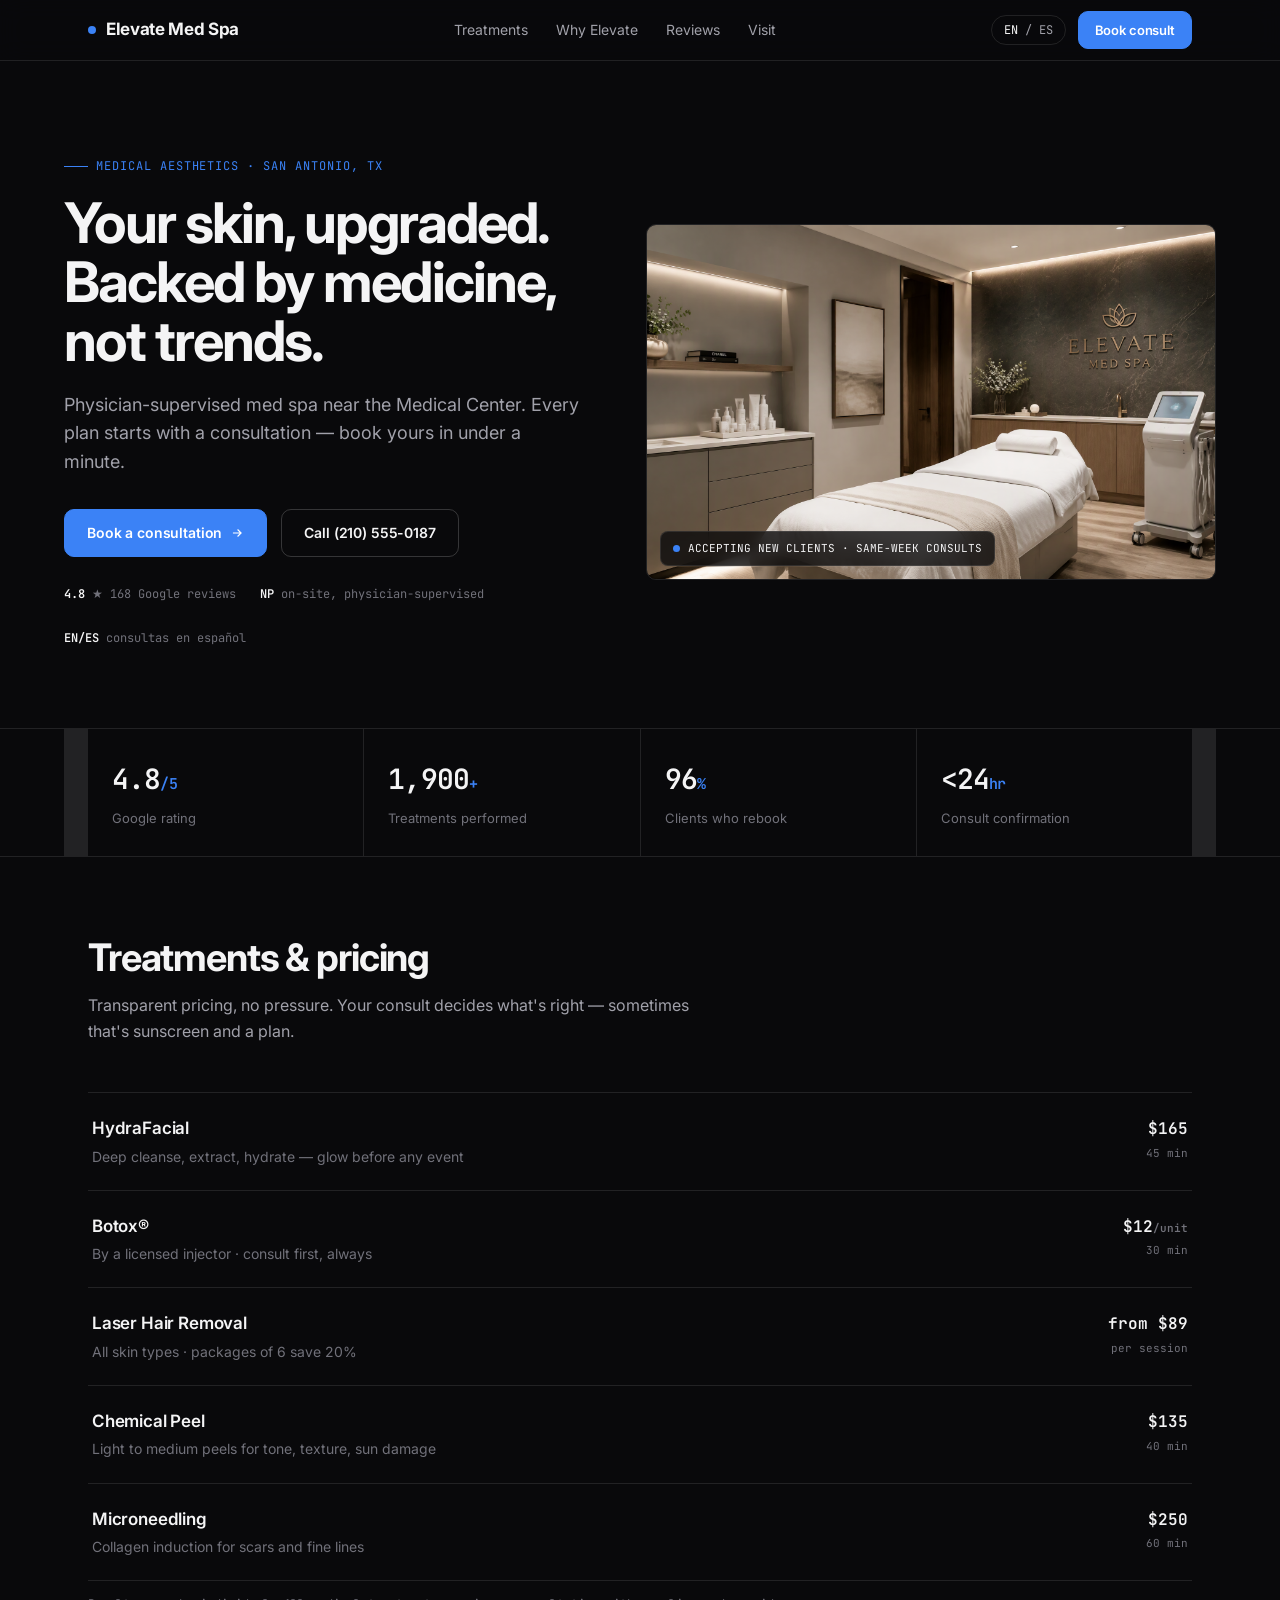
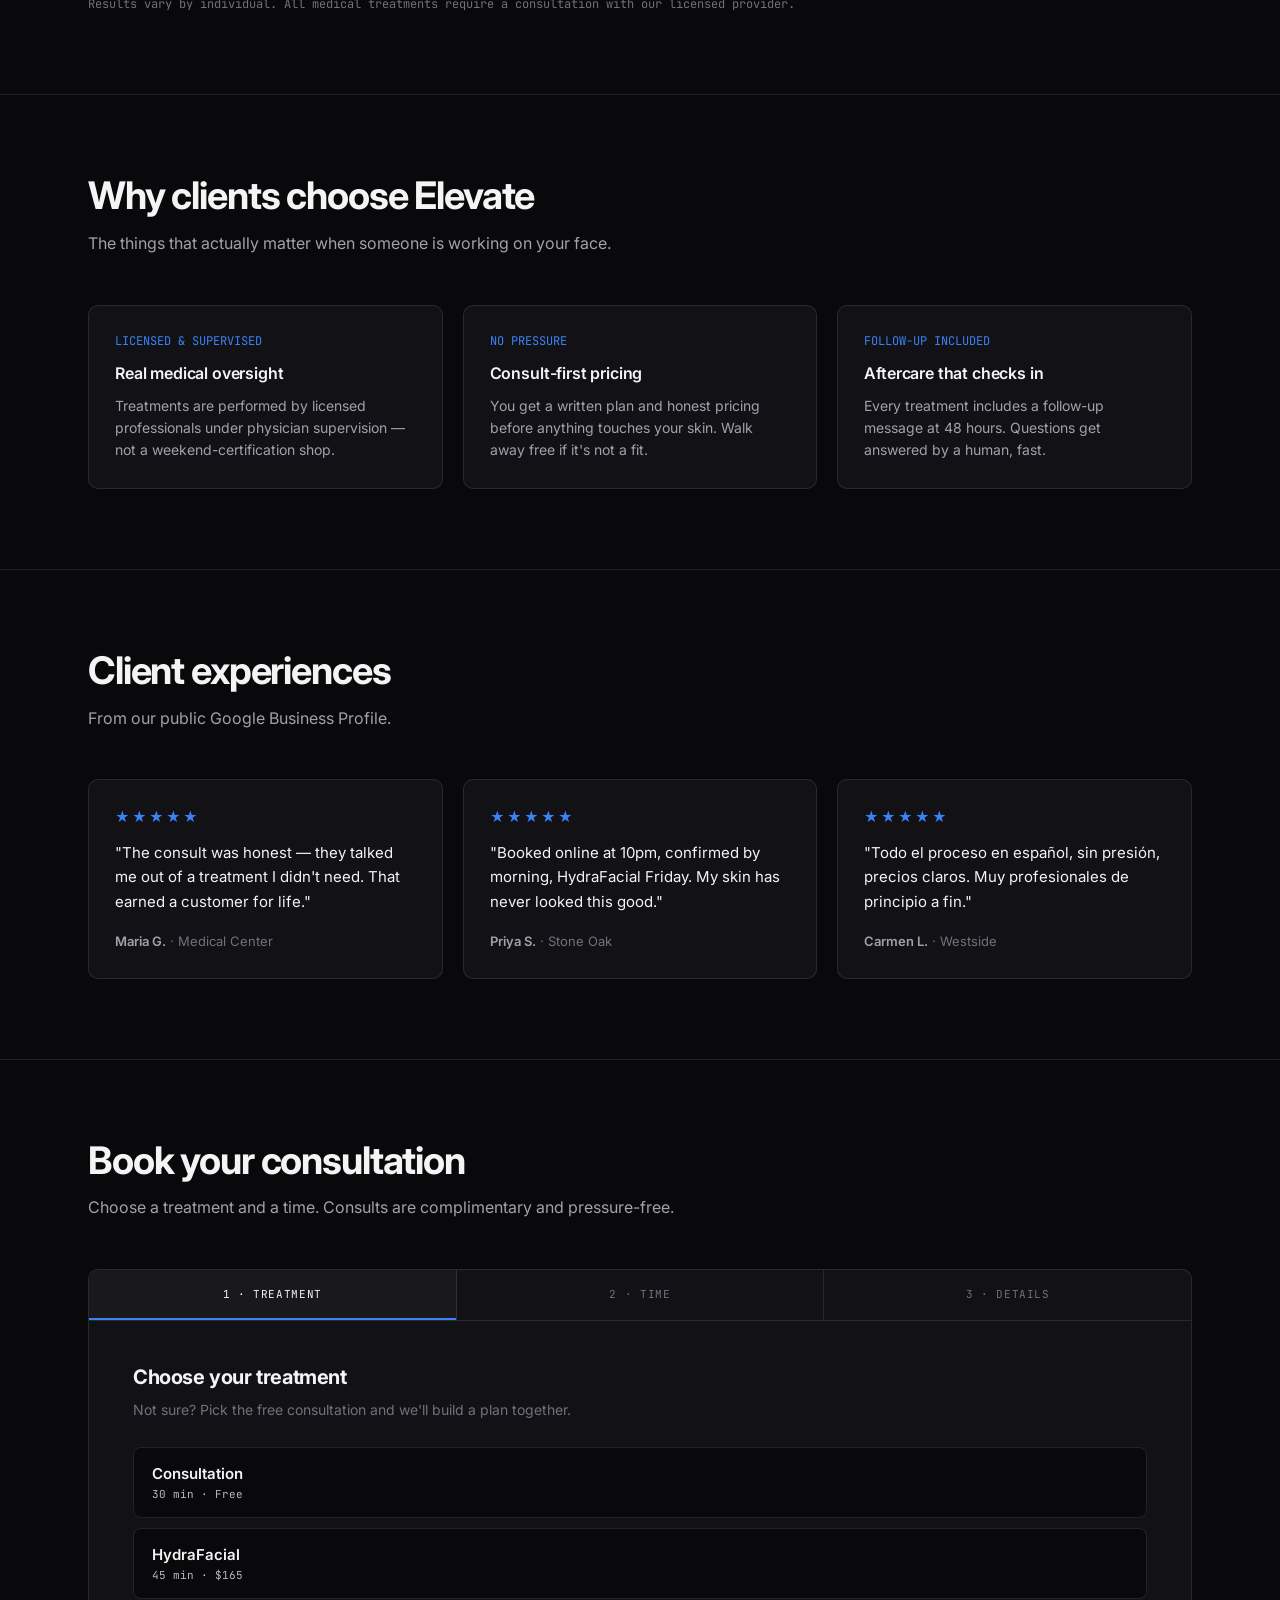
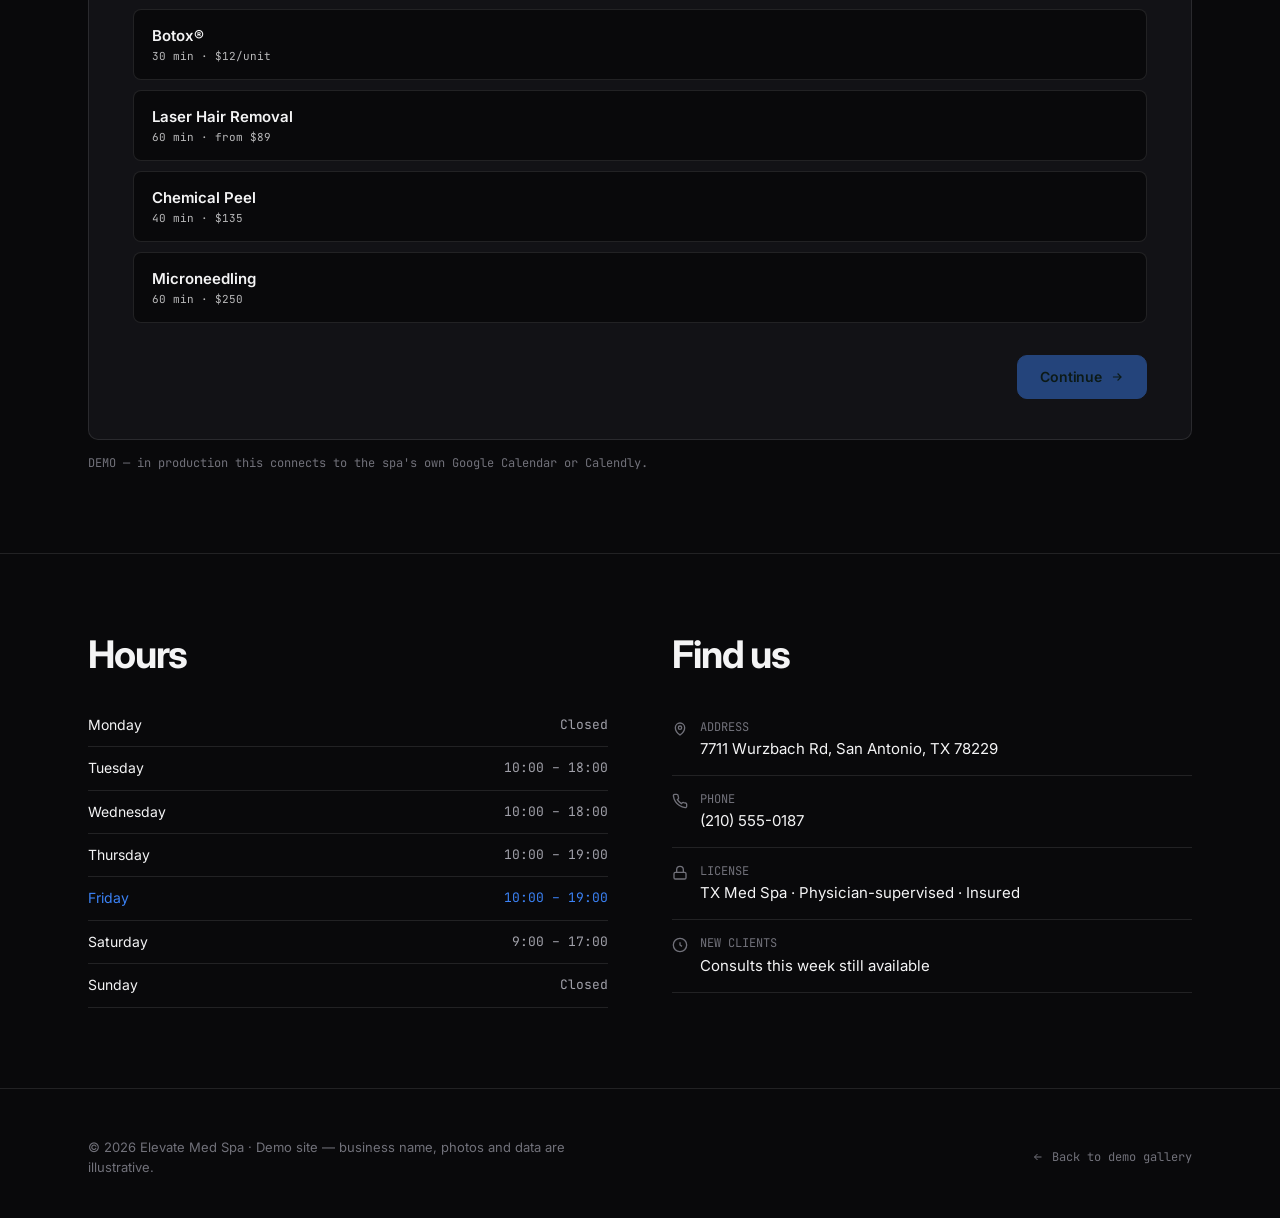
<file: app 2/medspa.html>
<!DOCTYPE html>
<html lang="en">
<head>
<meta charset="UTF-8">
<meta name="viewport" content="width=device-width, initial-scale=1.0">
<title>Elevate Med Spa — Aesthetics · San Antonio, TX</title>
<meta name="description" content="Elevate Med Spa in San Antonio: HydraFacial, Botox, laser hair removal and chemical peels. Licensed medical professionals. Book a consultation.">
<link rel="preconnect" href="https://fonts.googleapis.com">
<link rel="preconnect" href="https://fonts.gstatic.com" crossorigin>
<link href="https://fonts.googleapis.com/css2?family=Inter:wght@400;500;600;700;800&family=JetBrains+Mono:wght@400;500;600&display=swap" rel="stylesheet">
<link rel="stylesheet" href="assets/css/main.css">
<style>:root { --accent: #3b82f6; }</style>
</head>
<body>

<nav class="nav">
  <div class="container nav-inner">
    <a class="brand" href="#top"><span class="brand-dot"></span>Elevate Med Spa</a>
    <div class="nav-links">
      <a href="#treatments" data-i18n="navTreat">Treatments</a>
      <a href="#about" data-i18n="navAbout">Why Elevate</a>
      <a href="#reviews" data-i18n="navReviews">Reviews</a>
      <a href="#visit" data-i18n="navVisit">Visit</a>
    </div>
    <div class="nav-right">
      <button type="button" class="lang-toggle"><span class="active-lang">EN</span>&nbsp;/&nbsp;<span data-i18n="otherLang">ES</span></button>
      <a class="btn btn-cobalt btn-sm" href="#book" data-i18n="navBook">Book consult</a>
    </div>
  </div>
</nav>

<header class="hero" id="top">
  <div class="container hero-grid">
    <div>
      <div class="eyebrow" data-i18n="eyebrow">MEDICAL AESTHETICS · SAN ANTONIO, TX</div>
      <h1 data-i18n="h1">Your skin, upgraded. Backed by medicine, not trends.</h1>
      <p class="lede" data-i18n="lede">Physician-supervised med spa near the Medical Center. Every plan starts with a consultation — book yours in under a minute.</p>
      <div class="hero-ctas">
        <a class="btn btn-cobalt" href="#book"><span data-i18n="ctaBook">Book a consultation</span> <svg width="14" height="14" viewBox="0 0 24 24" fill="none" stroke="currentColor" stroke-width="2"><path d="M5 12h14M13 6l6 6-6 6"/></svg></a>
        <a class="btn btn-ghost" href="tel:+12105550187" data-i18n="ctaCall">Call (210) 555-0187</a>
      </div>
      <div class="hero-trust">
        <div class="trust-item"><strong>4.8</strong> <span data-i18n="trust1">★ 168 Google reviews</span></div>
        <div class="trust-item"><strong>NP</strong> <span data-i18n="trust2">on-site, physician-supervised</span></div>
        <div class="trust-item"><strong>EN/ES</strong> <span data-i18n="trust3">consultas en español</span></div>
      </div>
    </div>
    <div class="hero-media">
      <img src="assets/img/medspa-hero.png" alt="Elevate Med Spa treatment room">
      <div class="hero-badge"><span class="pulse"></span><span data-i18n="badge">ACCEPTING NEW CLIENTS · SAME-WEEK CONSULTS</span></div>
    </div>
  </div>
</header>

<div class="metrics">
  <div class="container metrics-row">
    <div class="metric"><div class="metric-value">4.8<span class="unit">/5</span></div><div class="metric-label" data-i18n="m1">Google rating</div></div>
    <div class="metric"><div class="metric-value">1,900<span class="unit">+</span></div><div class="metric-label" data-i18n="m2">Treatments performed</div></div>
    <div class="metric"><div class="metric-value">96<span class="unit">%</span></div><div class="metric-label" data-i18n="m3">Clients who rebook</div></div>
    <div class="metric"><div class="metric-value">&lt;24<span class="unit">hr</span></div><div class="metric-label" data-i18n="m4">Consult confirmation</div></div>
  </div>
</div>

<section class="section" id="treatments">
  <div class="container">
    <div class="section-head">
      <h2 data-i18n="trH">Treatments &amp; pricing</h2>
      <p data-i18n="trP">Transparent pricing, no pressure. Your consult decides what's right — sometimes that's sunscreen and a plan.</p>
    </div>
    <div class="rows">
      <a class="row-item" href="#book"><div class="row-main"><div class="row-name" data-i18n="tr1n">HydraFacial</div><div class="row-desc" data-i18n="tr1d">Deep cleanse, extract, hydrate — glow before any event</div></div><div class="row-meta"><div class="row-price">$165</div><div class="row-sub" data-i18n="d45b">45 min</div></div></a>
      <a class="row-item" href="#book"><div class="row-main"><div class="row-name" data-i18n="tr2n">Botox®</div><div class="row-desc" data-i18n="tr2d">By a licensed injector · consult first, always</div></div><div class="row-meta"><div class="row-price">$12<span style="font-size:11px; color:var(--faint);">/unit</span></div><div class="row-sub" data-i18n="d30b">30 min</div></div></a>
      <a class="row-item" href="#book"><div class="row-main"><div class="row-name" data-i18n="tr3n">Laser Hair Removal</div><div class="row-desc" data-i18n="tr3d">All skin types · packages of 6 save 20%</div></div><div class="row-meta"><div class="row-price" data-i18n="from">from $89</div><div class="row-sub" data-i18n="dVar">per session</div></div></a>
      <a class="row-item" href="#book"><div class="row-main"><div class="row-name" data-i18n="tr4n">Chemical Peel</div><div class="row-desc" data-i18n="tr4d">Light to medium peels for tone, texture, sun damage</div></div><div class="row-meta"><div class="row-price">$135</div><div class="row-sub" data-i18n="d40b">40 min</div></div></a>
      <a class="row-item" href="#book"><div class="row-main"><div class="row-name" data-i18n="tr5n">Microneedling</div><div class="row-desc" data-i18n="tr5d">Collagen induction for scars and fine lines</div></div><div class="row-meta"><div class="row-price">$250</div><div class="row-sub" data-i18n="d60b">60 min</div></div></a>
    </div>
    <p class="note" data-i18n="trNote">Results vary by individual. All medical treatments require a consultation with our licensed provider.</p>
  </div>
</section>

<section class="section" id="about">
  <div class="container">
    <div class="section-head">
      <h2 data-i18n="abH">Why clients choose Elevate</h2>
      <p data-i18n="abP">The things that actually matter when someone is working on your face.</p>
    </div>
    <div class="grid-3">
      <div class="card"><span class="mono" style="display:block; font-size:12px; color:var(--cobalt); margin-bottom:10px;" data-i18n="ab1k">LICENSED &amp; SUPERVISED</span><h3 data-i18n="ab1t">Real medical oversight</h3><p data-i18n="ab1p">Treatments are performed by licensed professionals under physician supervision — not a weekend-certification shop.</p></div>
      <div class="card"><span class="mono" style="display:block; font-size:12px; color:var(--cobalt); margin-bottom:10px;" data-i18n="ab2k">NO PRESSURE</span><h3 data-i18n="ab2t">Consult-first pricing</h3><p data-i18n="ab2p">You get a written plan and honest pricing before anything touches your skin. Walk away free if it's not a fit.</p></div>
      <div class="card"><span class="mono" style="display:block; font-size:12px; color:var(--cobalt); margin-bottom:10px;" data-i18n="ab3k">FOLLOW-UP INCLUDED</span><h3 data-i18n="ab3t">Aftercare that checks in</h3><p data-i18n="ab3p">Every treatment includes a follow-up message at 48 hours. Questions get answered by a human, fast.</p></div>
    </div>
  </div>
</section>

<section class="section" id="reviews">
  <div class="container">
    <div class="section-head">
      <h2 data-i18n="revH">Client experiences</h2>
      <p data-i18n="revP">From our public Google Business Profile.</p>
    </div>
    <div class="grid-3">
      <div class="card"><div class="stars">★★★★★</div><blockquote data-i18n="r1">"The consult was honest — they talked me out of a treatment I didn't need. That earned a customer for life."</blockquote><div class="who"><strong>Maria G.</strong> · Medical Center</div></div>
      <div class="card"><div class="stars">★★★★★</div><blockquote data-i18n="r2">"Booked online at 10pm, confirmed by morning, HydraFacial Friday. My skin has never looked this good."</blockquote><div class="who"><strong>Priya S.</strong> · Stone Oak</div></div>
      <div class="card"><div class="stars">★★★★★</div><blockquote data-i18n="r3">"Todo el proceso en español, sin presión, precios claros. Muy profesionales de principio a fin."</blockquote><div class="who"><strong>Carmen L.</strong> · Westside</div></div>
    </div>
  </div>
</section>

<section class="section" id="book">
  <div class="container">
    <div class="section-head">
      <h2 data-i18n="bookH">Book your consultation</h2>
      <p data-i18n="bookP">Choose a treatment and a time. Consults are complimentary and pressure-free.</p>
    </div>
    <div id="booking-root"></div>
    <p class="note" data-i18n="bookNote">DEMO — in production this connects to the spa's own Google Calendar or Calendly.</p>
  </div>
</section>

<section class="section" id="visit">
  <div class="container info-grid">
    <div>
      <div class="section-head" style="margin-bottom:28px;">
        <h2 data-i18n="visitH">Hours</h2>
      </div>
      <table class="hours-table">
        <tr data-day="mon"><td data-i18n="dayMon">Monday</td><td data-i18n="closed">Closed</td></tr>
        <tr data-day="tue"><td data-i18n="dayTue">Tuesday</td><td>10:00 – 18:00</td></tr>
        <tr data-day="wed"><td data-i18n="dayWed">Wednesday</td><td>10:00 – 18:00</td></tr>
        <tr data-day="thu"><td data-i18n="dayThu">Thursday</td><td>10:00 – 19:00</td></tr>
        <tr data-day="fri"><td data-i18n="dayFri">Friday</td><td>10:00 – 19:00</td></tr>
        <tr data-day="sat"><td data-i18n="daySat">Saturday</td><td>9:00 – 17:00</td></tr>
        <tr data-day="sun"><td data-i18n="daySun">Sunday</td><td data-i18n="closed">Closed</td></tr>
      </table>
    </div>
    <div>
      <div class="section-head" style="margin-bottom:28px;">
        <h2 data-i18n="findH">Find us</h2>
      </div>
      <div class="info-line"><svg width="16" height="16" viewBox="0 0 24 24" fill="none" stroke="currentColor" stroke-width="2"><path d="M12 21s-7-5.1-7-11a7 7 0 1 1 14 0c0 5.9-7 11-7 11z"/><circle cx="12" cy="10" r="2.5"/></svg><div><span class="lbl" data-i18n="lblAddress">ADDRESS</span><a href="https://www.google.com/maps/search/?api=1&query=7711+Wurzbach+Rd+San+Antonio+TX+78229" target="_blank" rel="noopener" data-i18n="addr">7711 Wurzbach Rd, San Antonio, TX 78229</a></div></div>
      <div class="info-line"><svg width="16" height="16" viewBox="0 0 24 24" fill="none" stroke="currentColor" stroke-width="2"><path d="M22 16.9v3a2 2 0 0 1-2.2 2 19.8 19.8 0 0 1-8.6-3.1 19.5 19.5 0 0 1-6-6A19.8 19.8 0 0 1 2.1 4.2 2 2 0 0 1 4.1 2h3a2 2 0 0 1 2 1.7c.1 1 .4 2 .7 2.9a2 2 0 0 1-.4 2.1L8.1 10a16 16 0 0 0 6 6l1.3-1.3a2 2 0 0 1 2.1-.4c.9.3 1.9.6 2.9.7a2 2 0 0 1 1.6 2z"/></svg><div><span class="lbl" data-i18n="lblPhone">PHONE</span><a href="tel:+12105550187" data-i18n="phone">(210) 555-0187</a></div></div>
      <div class="info-line"><svg width="16" height="16" viewBox="0 0 24 24" fill="none" stroke="currentColor" stroke-width="2"><rect x="3" y="11" width="18" height="10" rx="2"/><path d="M7 11V7a5 5 0 0 1 10 0v4"/></svg><div><span class="lbl" data-i18n="lblLicense">LICENSE</span><span data-i18n="license">TX Med Spa · Physician-supervised · Insured</span></div></div>
      <div class="info-line"><svg width="16" height="16" viewBox="0 0 24 24" fill="none" stroke="currentColor" stroke-width="2"><circle cx="12" cy="12" r="10"/><path d="M12 8v4l3 2"/></svg><div><span class="lbl" data-i18n="lblNew">NEW CLIENTS</span><span data-i18n="newc">Consults this week still available</span></div></div>
    </div>
  </div>
</section>

<footer class="footer">
  <div class="container footer-inner">
    <p data-i18n="footP">© 2026 Elevate Med Spa · Demo site — business name, photos and data are illustrative.</p>
    <a class="back-link" href="index.html"><svg width="12" height="12" viewBox="0 0 24 24" fill="none" stroke="currentColor" stroke-width="2"><path d="M19 12H5M11 18l-6-6 6-6"/></svg> <span data-i18n="backGallery">Back to demo gallery</span></a>
  </div>
</footer>

<div class="action-bar">
  <a class="btn btn-ghost" href="tel:+12105550187" data-i18n="abCall">Call now</a>
  <a class="btn btn-cobalt" href="#book" data-i18n="abBook">Book consult</a>
</div>

<script>
window.DEMO_SERVICES = [
  { name: "Consultation", duration: "30 min", price: "Free" },
  { name: "HydraFacial", duration: "45 min", price: "$165" },
  { name: "Botox®", duration: "30 min", price: "$12/unit" },
  { name: "Laser Hair Removal", duration: "60 min", price: "from $89" },
  { name: "Chemical Peel", duration: "40 min", price: "$135" },
  { name: "Microneedling", duration: "60 min", price: "$250" }
];
window.DEMO_BOOKING_TEXT = {
  en: { step1: "TREATMENT", step2: "TIME", step3: "DETAILS", s1t: "Choose your treatment", s1h: "Not sure? Pick the free consultation and we'll build a plan together.", s2t: "Pick a time", s2h: "Consults are complimentary and pressure-free.", s3t: "Your details", s3h: "We confirm within one business day.", svc: "TREATMENT:", time: "TIME:", next: "Continue", back: "Back", name: "Full name", phone: "Mobile phone", errName: "Please enter your name", errPhone: "Enter a valid phone number", confirm: "Confirm booking", doneT: "Request received", doneP: "Demo confirmation — in production you'd get a confirmation text and a calendar invite.", again: "Book another" },
  es: { step1: "TRATAMIENTO", step2: "HORA", step3: "DATOS", s1t: "Elija su tratamiento", s1h: "¿No está segura? Elija la consulta gratuita y armamos un plan juntos.", s2t: "Elija una hora", s2h: "Las consultas son gratuitas y sin presión.", s3t: "Sus datos", s3h: "Confirmamos en un día hábil.", svc: "TRATAMIENTO:", time: "HORA:", next: "Continuar", back: "Atrás", name: "Nombre completo", phone: "Teléfono móvil", errName: "Ingrese su nombre", errPhone: "Ingrese un número válido", confirm: "Confirmar cita", doneT: "Solicitud recibida", doneP: "Confirmación de demo — en producción recibiría un mensaje de confirmación y una invitación de calendario.", again: "Reservar otra" }
};
window.I18N = {
  en: {
    navTreat: "Treatments", navAbout: "Why Elevate", navReviews: "Reviews", navVisit: "Visit", navBook: "Book consult", otherLang: "ES",
    eyebrow: "MEDICAL AESTHETICS · SAN ANTONIO, TX",
    h1: "Your skin, upgraded. Backed by medicine, not trends.",
    lede: "Physician-supervised med spa near the Medical Center. Every plan starts with a consultation — book yours in under a minute.",
    ctaBook: "Book a consultation", ctaCall: "Call (210) 555-0187",
    trust1: "★ 168 Google reviews", trust2: "on-site, physician-supervised", trust3: "consultas en español",
    badge: "ACCEPTING NEW CLIENTS · SAME-WEEK CONSULTS",
    m1: "Google rating", m2: "Treatments performed", m3: "Clients who rebook", m4: "Consult confirmation",
    trH: "Treatments & pricing", trP: "Transparent pricing, no pressure. Your consult decides what's right — sometimes that's sunscreen and a plan.",
    tr1n: "HydraFacial", tr1d: "Deep cleanse, extract, hydrate — glow before any event", d45b: "45 min",
    tr2n: "Botox®", tr2d: "By a licensed injector · consult first, always", d30b: "30 min",
    tr3n: "Laser Hair Removal", tr3d: "All skin types · packages of 6 save 20%", from: "from $89", dVar: "per session",
    tr4n: "Chemical Peel", tr4d: "Light to medium peels for tone, texture, sun damage", d40b: "40 min",
    tr5n: "Microneedling", tr5d: "Collagen induction for scars and fine lines", d60b: "60 min",
    trNote: "Results vary by individual. All medical treatments require a consultation with our licensed provider.",
    abH: "Why clients choose Elevate", abP: "The things that actually matter when someone is working on your face.",
    ab1k: "LICENSED & SUPERVISED", ab1t: "Real medical oversight", ab1p: "Treatments are performed by licensed professionals under physician supervision — not a weekend-certification shop.",
    ab2k: "NO PRESSURE", ab2t: "Consult-first pricing", ab2p: "You get a written plan and honest pricing before anything touches your skin. Walk away free if it's not a fit.",
    ab3k: "FOLLOW-UP INCLUDED", ab3t: "Aftercare that checks in", ab3p: "Every treatment includes a follow-up message at 48 hours. Questions get answered by a human, fast.",
    revH: "Client experiences", revP: "From our public Google Business Profile.",
    r1: "\"The consult was honest — they talked me out of a treatment I didn't need. That earned a customer for life.\"",
    r2: "\"Booked online at 10pm, confirmed by morning, HydraFacial Friday. My skin has never looked this good.\"",
    r3: "\"Todo el proceso en español, sin presión, precios claros. Muy profesionales de principio a fin.\"",
    bookH: "Book your consultation", bookP: "Choose a treatment and a time. Consults are complimentary and pressure-free.",
    bookNote: "DEMO — in production this connects to the spa's own Google Calendar or Calendly.",
    visitH: "Hours", findH: "Find us",
    dayMon: "Monday", dayTue: "Tuesday", dayWed: "Wednesday", dayThu: "Thursday", dayFri: "Friday", daySat: "Saturday", daySun: "Sunday", closed: "Closed",
    lblAddress: "ADDRESS", addr: "7711 Wurzbach Rd, San Antonio, TX 78229", lblPhone: "PHONE", phone: "(210) 555-0187",
    lblLicense: "LICENSE", license: "TX Med Spa · Physician-supervised · Insured",
    lblNew: "NEW CLIENTS", newc: "Consults this week still available",
    footP: "© 2026 Elevate Med Spa · Demo site — business name, photos and data are illustrative.",
    backGallery: "Back to demo gallery", abCall: "Call now", abBook: "Book consult"
  },
  es: {
    navTreat: "Tratamientos", navAbout: "Por qué Elevate", navReviews: "Reseñas", navVisit: "Visítanos", navBook: "Reservar", otherLang: "EN",
    eyebrow: "ESTÉTICA MÉDICA · SAN ANTONIO, TX",
    h1: "Su piel, a otro nivel. Con respaldo médico, no modas.",
    lede: "Med spa con supervisión médica cerca del Medical Center. Cada plan empieza con una consulta — reserve en menos de un minuto.",
    ctaBook: "Reservar consulta", ctaCall: "Llamar (210) 555-0187",
    trust1: "★ 168 reseñas de Google", trust2: "en el local, con supervisión médica", trust3: "consultas en español",
    badge: "ACEPTANDO CLIENTES NUEVOS · CONSULTAS ESTA SEMANA",
    m1: "Calificación en Google", m2: "Tratamientos realizados", m3: "Clientes que vuelven", m4: "Confirmación de consulta",
    trH: "Tratamientos y precios", trP: "Precios claros, sin presión. Su consulta decide qué es lo correcto — a veces es protector solar y un plan.",
    tr1n: "HydraFacial", tr1d: "Limpieza profunda, extracción, hidratación — brillo antes de cualquier evento", d45b: "45 min",
    tr2n: "Botox®", tr2d: "Por inyectora con licencia · consulta primero, siempre", d30b: "30 min",
    tr3n: "Depilación Láser", tr3d: "Todo tipo de piel · paquetes de 6 ahorran 20%", from: "desde $89", dVar: "por sesión",
    tr4n: "Peeling Químico", tr4d: "Peelings suaves a medios para tono, textura y manchas", d40b: "40 min",
    tr5n: "Microneedling", tr5d: "Inducción de colágeno para cicatrices y líneas finas", d60b: "60 min",
    trNote: "Los resultados varían por persona. Todos los tratamientos médicos requieren consulta con nuestra profesional con licencia.",
    abH: "Por qué eligen Elevate", abP: "Lo que de verdad importa cuando alguien trabaja en su rostro.",
    ab1k: "CON LICENCIA Y SUPERVISIÓN", ab1t: "Supervisión médica real", ab1p: "Los tratamientos los realizan profesionales con licencia bajo supervisión médica — no un curso de fin de semana.",
    ab2k: "SIN PRESIÓN", ab2t: "Precios desde la consulta", ab2p: "Recibe un plan por escrito y precios honestos antes de que nada toque su piel. Si no convence, se va sin compromiso.",
    ab3k: "SEGUIMIENTO INCLUIDO", ab3t: "Cuidado posterior que pregunta", ab3p: "Cada tratamiento incluye un mensaje de seguimiento a las 48 horas. Preguntas respondidas por una persona, rápido.",
    revH: "Experiencias de clientes", revP: "De nuestro perfil público de Google Business.",
    r1: "\"La consulta fue honesta — me convencieron de NO hacerme un tratamiento que no necesitaba. Eso ganó una clienta de por vida.\"",
    r2: "\"Reservé en línea a las 10pm, confirmado en la mañana, HydraFacial el viernes. Mi piel nunca se había visto así.\"",
    r3: "\"Todo el proceso en español, sin presión, precios claros. Muy profesionales de principio a fin.\"",
    bookH: "Reserve su consulta", bookP: "Elija tratamiento y hora. Las consultas son gratuitas y sin presión.",
    bookNote: "DEMO — en producción esto se conecta al Google Calendar o Calendly del spa.",
    visitH: "Horarios", findH: "Encuéntrenos",
    dayMon: "Lunes", dayTue: "Martes", dayWed: "Miércoles", dayThu: "Jueves", dayFri: "Viernes", daySat: "Sábado", daySun: "Domingo", closed: "Cerrado",
    lblAddress: "DIRECCIÓN", addr: "7711 Wurzbach Rd, San Antonio, TX 78229", lblPhone: "TELÉFONO", phone: "(210) 555-0187",
    lblLicense: "LICENCIA", license: "TX Med Spa · Con supervisión médica · Asegurado",
    lblNew: "CLIENTES NUEVOS", newc: "Aún hay consultas disponibles esta semana",
    footP: "© 2026 Elevate Med Spa · Sitio demo — nombre, fotos y datos son ilustrativos.",
    backGallery: "Volver a la galería", abCall: "Llamar", abBook: "Reservar"
  }
};
</script>
<script src="assets/js/main.js"></script>
</body>
</html>
</file>
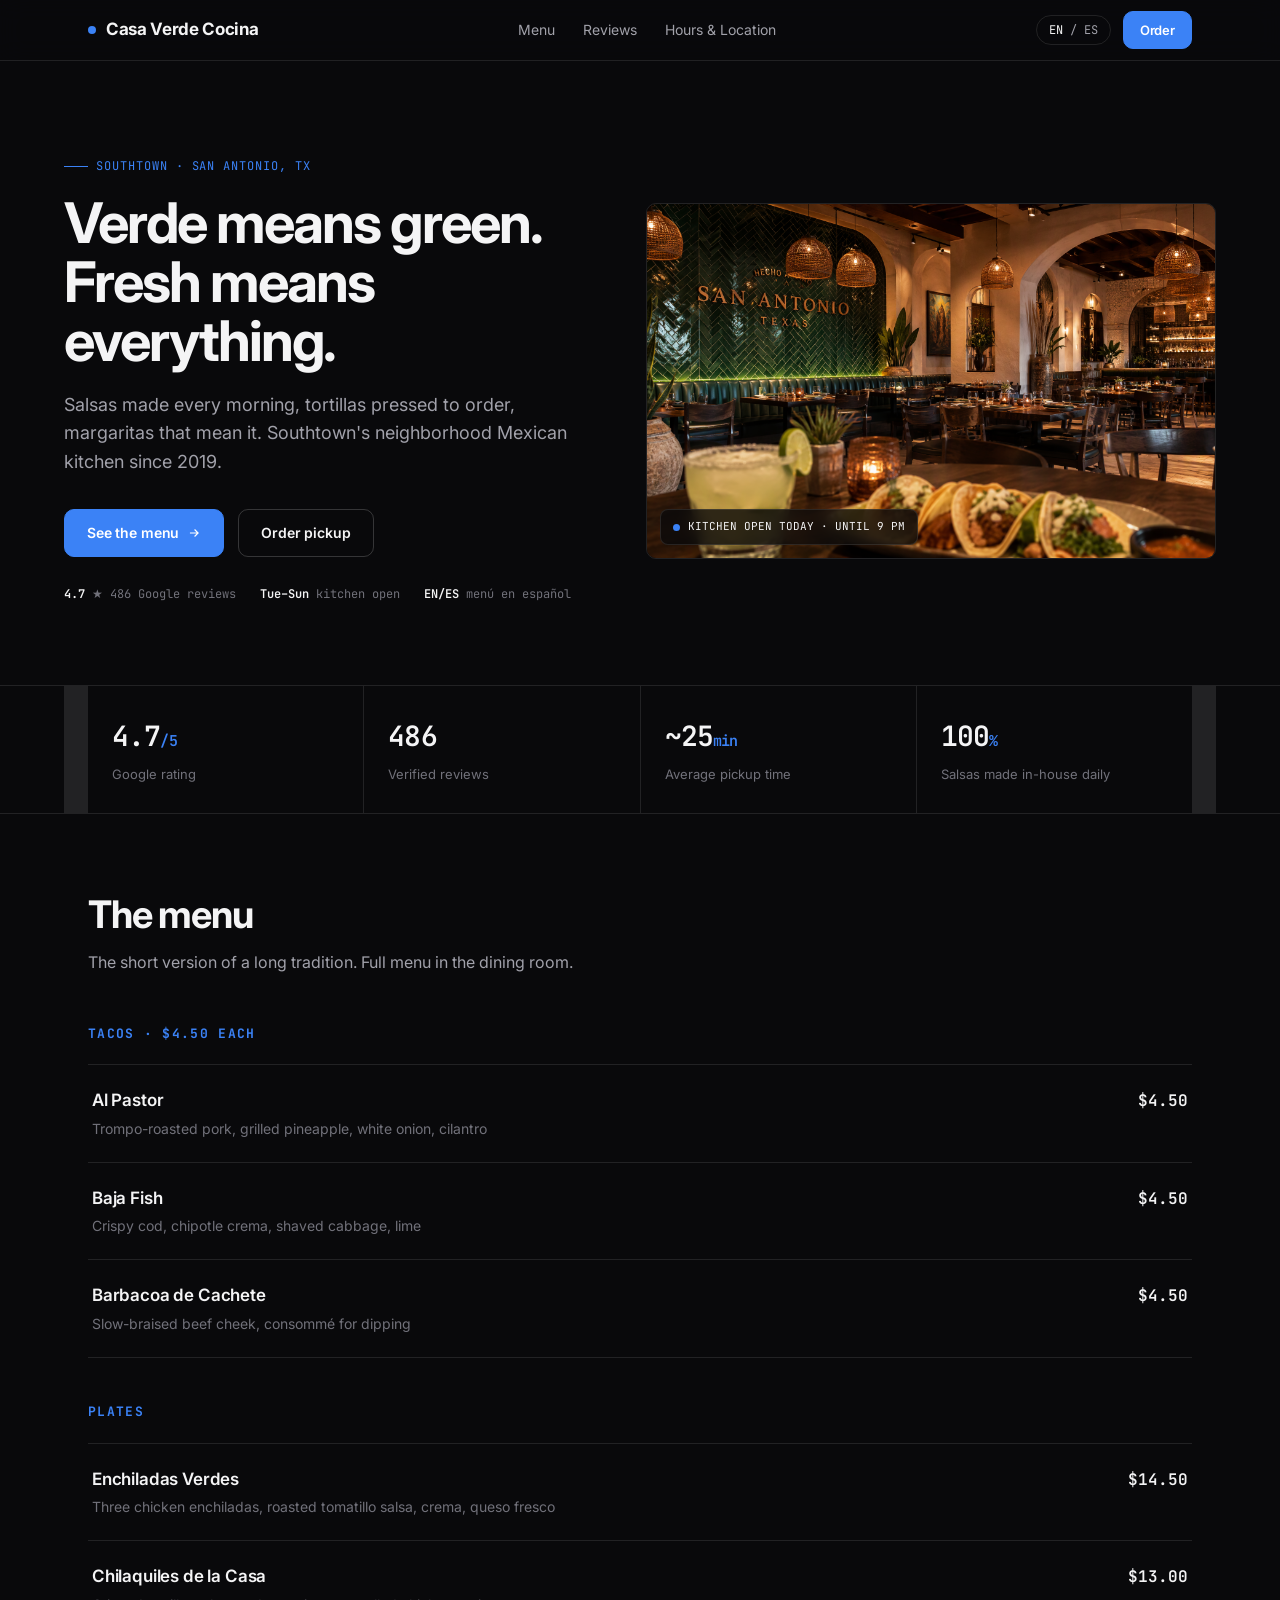
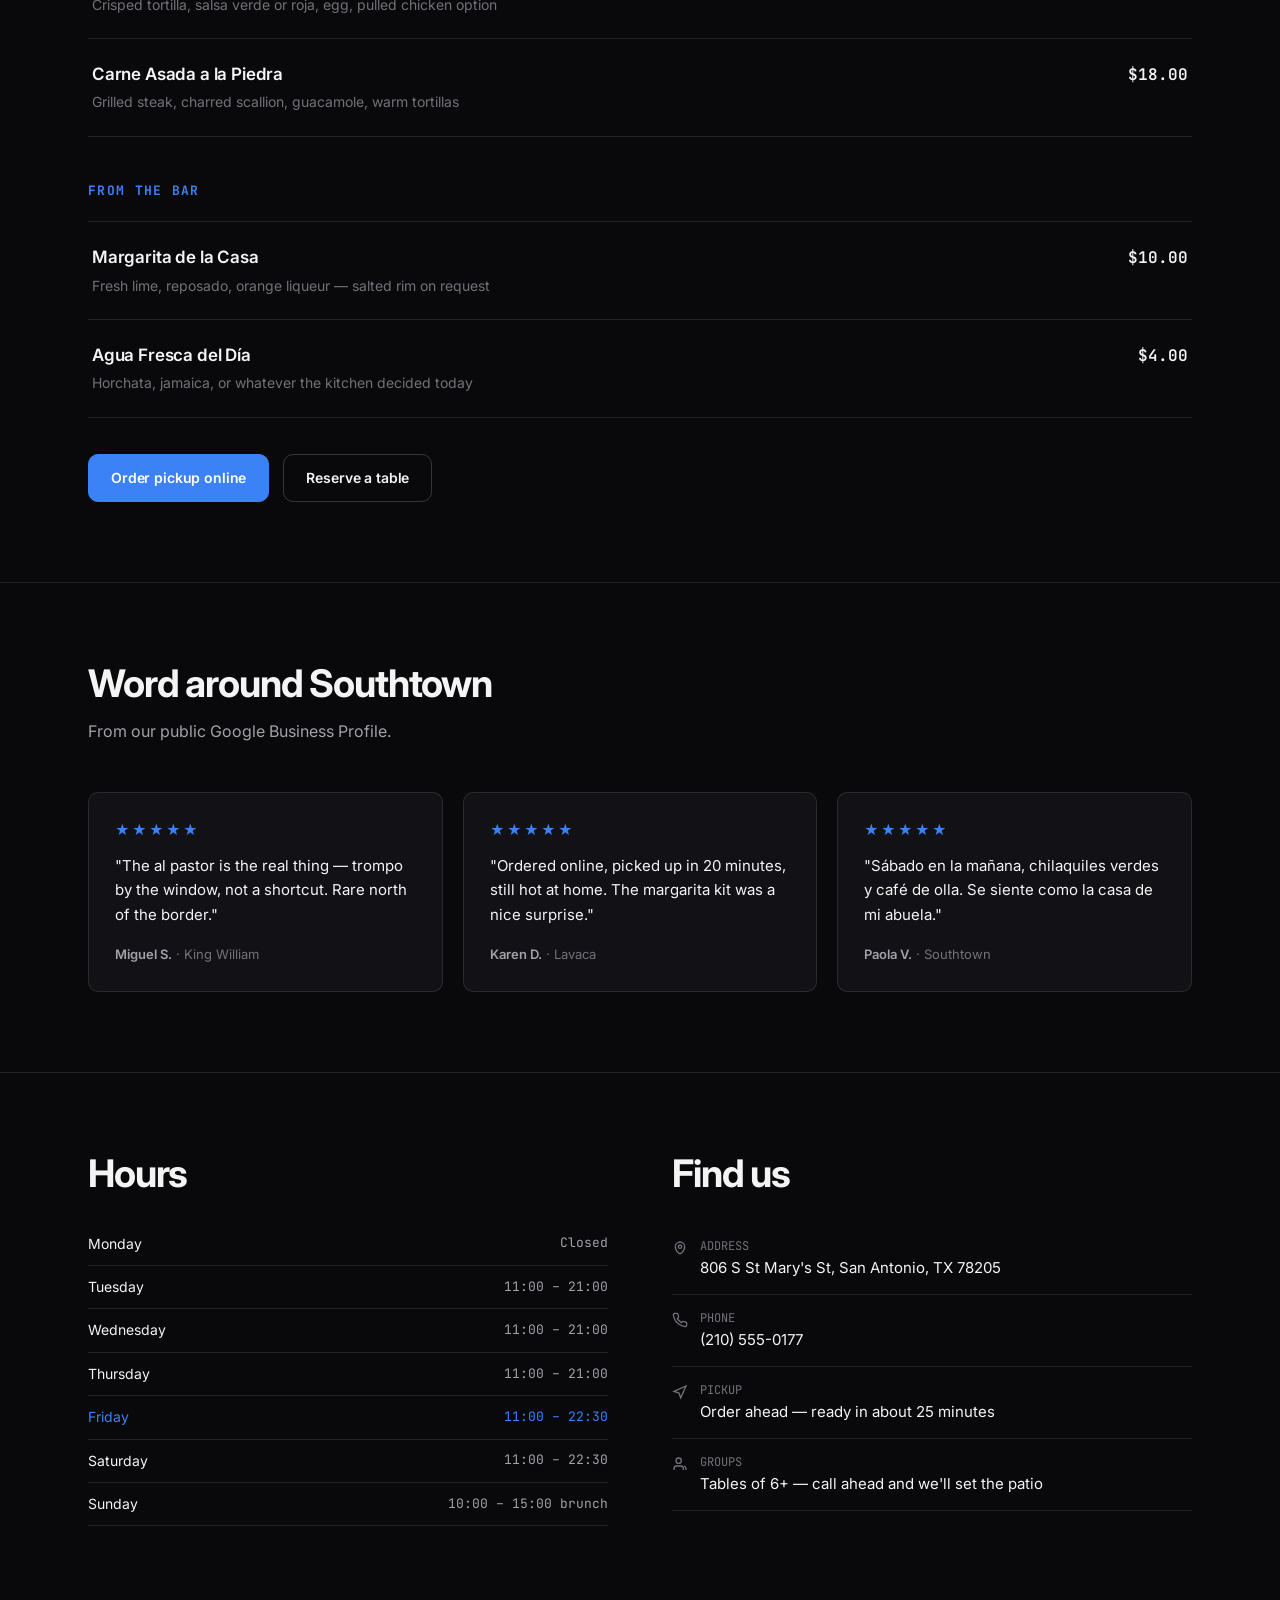
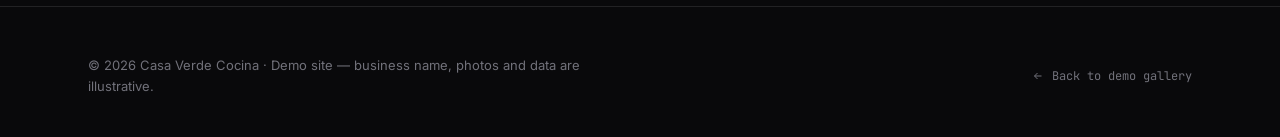
<file: app 2/restaurant.html>
<!DOCTYPE html>
<html lang="en">
<head>
<meta charset="UTF-8">
<meta name="viewport" content="width=device-width, initial-scale=1.0">
<title>Casa Verde Cocina — Mexican Restaurant · Southtown, San Antonio</title>
<meta name="description" content="Casa Verde Cocina: tacos, enchiladas verdes and margaritas in Southtown San Antonio. Order online, see the menu, find us.">
<link rel="preconnect" href="https://fonts.googleapis.com">
<link rel="preconnect" href="https://fonts.gstatic.com" crossorigin>
<link href="https://fonts.googleapis.com/css2?family=Inter:wght@400;500;600;700;800&family=JetBrains+Mono:wght@400;500;600&display=swap" rel="stylesheet">
<link rel="stylesheet" href="assets/css/main.css">
<style>:root { --accent: #3b82f6; }</style>
</head>
<body>

<nav class="nav">
  <div class="container nav-inner">
    <a class="brand" href="#top"><span class="brand-dot"></span>Casa Verde Cocina</a>
    <div class="nav-links">
      <a href="#menu" data-i18n="navMenu">Menu</a>
      <a href="#reviews" data-i18n="navReviews">Reviews</a>
      <a href="#visit" data-i18n="navVisit">Hours &amp; Location</a>
    </div>
    <div class="nav-right">
      <button type="button" class="lang-toggle"><span class="active-lang">EN</span>&nbsp;/&nbsp;<span data-i18n="otherLang">ES</span></button>
      <a class="btn btn-cobalt btn-sm" href="#" data-demo-action="order" data-i18n="navOrder">Order</a>
    </div>
  </div>
</nav>

<header class="hero" id="top">
  <div class="container hero-grid">
    <div>
      <div class="eyebrow" data-i18n="eyebrow">SOUTHTOWN · SAN ANTONIO, TX</div>
      <h1 data-i18n="h1">Verde means green. Fresh means everything.</h1>
      <p class="lede" data-i18n="lede">Salsas made every morning, tortillas pressed to order, margaritas that mean it. Southtown's neighborhood Mexican kitchen since 2019.</p>
      <div class="hero-ctas">
        <a class="btn btn-cobalt" href="#menu"><span data-i18n="ctaMenu">See the menu</span> <svg width="14" height="14" viewBox="0 0 24 24" fill="none" stroke="currentColor" stroke-width="2"><path d="M5 12h14M13 6l6 6-6 6"/></svg></a>
        <a class="btn btn-ghost" href="#" data-demo-action="order" data-i18n="ctaOrder">Order pickup</a>
      </div>
      <div class="hero-trust">
        <div class="trust-item"><strong>4.7</strong> <span data-i18n="trust1">★ 486 Google reviews</span></div>
        <div class="trust-item"><strong data-i18n="trust2v">Tue–Sun</strong> <span data-i18n="trust2">kitchen open</span></div>
        <div class="trust-item"><strong>EN/ES</strong> <span data-i18n="trust3">menú en español</span></div>
      </div>
    </div>
    <div class="hero-media">
      <img src="assets/img/restaurant-hero.png" alt="Inside Casa Verde Cocina">
      <div class="hero-badge"><span class="pulse"></span><span data-i18n="badge">KITCHEN OPEN TODAY · UNTIL 9 PM</span></div>
    </div>
  </div>
</header>

<div class="metrics">
  <div class="container metrics-row">
    <div class="metric"><div class="metric-value">4.7<span class="unit">/5</span></div><div class="metric-label" data-i18n="m1">Google rating</div></div>
    <div class="metric"><div class="metric-value">486</div><div class="metric-label" data-i18n="m2">Verified reviews</div></div>
    <div class="metric"><div class="metric-value">~25<span class="unit">min</span></div><div class="metric-label" data-i18n="m3">Average pickup time</div></div>
    <div class="metric"><div class="metric-value">100<span class="unit">%</span></div><div class="metric-label" data-i18n="m4">Salsas made in-house daily</div></div>
  </div>
</div>

<section class="section" id="menu">
  <div class="container">
    <div class="section-head">
      <h2 data-i18n="menuH">The menu</h2>
      <p data-i18n="menuP">The short version of a long tradition. Full menu in the dining room.</p>
    </div>
    <div class="section-head" style="margin-bottom:20px;"><h3 class="mono" style="font-size:13px; color:var(--cobalt); letter-spacing:0.1em;" data-i18n="cat1">TACOS · $4.50 EACH</h3></div>
    <div class="rows">
      <div class="row-item"><div class="row-main"><div class="row-name" data-i18n="t1n">Al Pastor</div><div class="row-desc" data-i18n="t1d">Trompo-roasted pork, grilled pineapple, white onion, cilantro</div></div><div class="row-meta"><div class="row-price">$4.50</div></div></div>
      <div class="row-item"><div class="row-main"><div class="row-name" data-i18n="t2n">Baja Fish</div><div class="row-desc" data-i18n="t2d">Crispy cod, chipotle crema, shaved cabbage, lime</div></div><div class="row-meta"><div class="row-price">$4.50</div></div></div>
      <div class="row-item"><div class="row-main"><div class="row-name" data-i18n="t3n">Barbacoa de Cachete</div><div class="row-desc" data-i18n="t3d">Slow-braised beef cheek, consommé for dipping</div></div><div class="row-meta"><div class="row-price">$4.50</div></div></div>
    </div>
    <div class="section-head" style="margin:44px 0 20px;"><h3 class="mono" style="font-size:13px; color:var(--cobalt); letter-spacing:0.1em;" data-i18n="cat2">PLATES</h3></div>
    <div class="rows">
      <div class="row-item"><div class="row-main"><div class="row-name" data-i18n="p1n">Enchiladas Verdes</div><div class="row-desc" data-i18n="p1d">Three chicken enchiladas, roasted tomatillo salsa, crema, queso fresco</div></div><div class="row-meta"><div class="row-price">$14.50</div></div></div>
      <div class="row-item"><div class="row-main"><div class="row-name" data-i18n="p2n">Chilaquiles de la Casa</div><div class="row-desc" data-i18n="p2d">Crisped tortilla, salsa verde or roja, egg, pulled chicken option</div></div><div class="row-meta"><div class="row-price">$13.00</div></div></div>
      <div class="row-item"><div class="row-main"><div class="row-name" data-i18n="p3n">Carne Asada a la Piedra</div><div class="row-desc" data-i18n="p3d">Grilled steak, charred scallion, guacamole, warm tortillas</div></div><div class="row-meta"><div class="row-price">$18.00</div></div></div>
    </div>
    <div class="section-head" style="margin:44px 0 20px;"><h3 class="mono" style="font-size:13px; color:var(--cobalt); letter-spacing:0.1em;" data-i18n="cat3">FROM THE BAR</h3></div>
    <div class="rows">
      <div class="row-item"><div class="row-main"><div class="row-name" data-i18n="d1n">Margarita de la Casa</div><div class="row-desc" data-i18n="d1d">Fresh lime, reposado, orange liqueur — salted rim on request</div></div><div class="row-meta"><div class="row-price">$10.00</div></div></div>
      <div class="row-item"><div class="row-main"><div class="row-name" data-i18n="d2n">Agua Fresca del Día</div><div class="row-desc" data-i18n="d2d">Horchata, jamaica, or whatever the kitchen decided today</div></div><div class="row-meta"><div class="row-price">$4.00</div></div></div>
    </div>
    <div class="hero-ctas" style="margin-top:36px;">
      <a class="btn btn-cobalt" href="#" data-demo-action="order" data-i18n="menuCta">Order pickup online</a>
      <a class="btn btn-ghost" href="#" data-demo-action="reserve" data-i18n="menuCta2">Reserve a table</a>
    </div>
  </div>
</section>

<section class="section" id="reviews">
  <div class="container">
    <div class="section-head">
      <h2 data-i18n="revH">Word around Southtown</h2>
      <p data-i18n="revP">From our public Google Business Profile.</p>
    </div>
    <div class="grid-3">
      <div class="card"><div class="stars">★★★★★</div><blockquote data-i18n="r1">"The al pastor is the real thing — trompo by the window, not a shortcut. Rare north of the border."</blockquote><div class="who"><strong>Miguel S.</strong> · King William</div></div>
      <div class="card"><div class="stars">★★★★★</div><blockquote data-i18n="r2">"Ordered online, picked up in 20 minutes, still hot at home. The margarita kit was a nice surprise."</blockquote><div class="who"><strong>Karen D.</strong> · Lavaca</div></div>
      <div class="card"><div class="stars">★★★★★</div><blockquote data-i18n="r3">"Sábado en la mañana, chilaquiles verdes y café de olla. Se siente como la casa de mi abuela."</blockquote><div class="who"><strong>Paola V.</strong> · Southtown</div></div>
    </div>
  </div>
</section>

<section class="section" id="visit">
  <div class="container info-grid">
    <div>
      <div class="section-head" style="margin-bottom:28px;">
        <h2 data-i18n="visitH">Hours</h2>
      </div>
      <table class="hours-table">
        <tr data-day="mon"><td data-i18n="dayMon">Monday</td><td data-i18n="closed">Closed</td></tr>
        <tr data-day="tue"><td data-i18n="dayTue">Tuesday</td><td>11:00 – 21:00</td></tr>
        <tr data-day="wed"><td data-i18n="dayWed">Wednesday</td><td>11:00 – 21:00</td></tr>
        <tr data-day="thu"><td data-i18n="dayThu">Thursday</td><td>11:00 – 21:00</td></tr>
        <tr data-day="fri"><td data-i18n="dayFri">Friday</td><td>11:00 – 22:30</td></tr>
        <tr data-day="sat"><td data-i18n="daySat">Saturday</td><td>11:00 – 22:30</td></tr>
        <tr data-day="sun"><td data-i18n="daySun">Sunday</td><td data-i18n="brunch">10:00 – 15:00 brunch</td></tr>
      </table>
    </div>
    <div>
      <div class="section-head" style="margin-bottom:28px;">
        <h2 data-i18n="findH">Find us</h2>
      </div>
      <div class="info-line"><svg width="16" height="16" viewBox="0 0 24 24" fill="none" stroke="currentColor" stroke-width="2"><path d="M12 21s-7-5.1-7-11a7 7 0 1 1 14 0c0 5.9-7 11-7 11z"/><circle cx="12" cy="10" r="2.5"/></svg><div><span class="lbl" data-i18n="lblAddress">ADDRESS</span><a href="#" data-demo-action="directions" data-i18n="addr">806 S St Mary's St, San Antonio, TX 78205</a></div></div>
      <div class="info-line"><svg width="16" height="16" viewBox="0 0 24 24" fill="none" stroke="currentColor" stroke-width="2"><path d="M22 16.9v3a2 2 0 0 1-2.2 2 19.8 19.8 0 0 1-8.6-3.1 19.5 19.5 0 0 1-6-6A19.8 19.8 0 0 1 2.1 4.2 2 2 0 0 1 4.1 2h3a2 2 0 0 1 2 1.7c.1 1 .4 2 .7 2.9a2 2 0 0 1-.4 2.1L8.1 10a16 16 0 0 0 6 6l1.3-1.3a2 2 0 0 1 2.1-.4c.9.3 1.9.6 2.9.7a2 2 0 0 1 1.6 2z"/></svg><div><span class="lbl" data-i18n="lblPhone">PHONE</span><a href="tel:+12105550177" data-i18n="phone">(210) 555-0177</a></div></div>
      <div class="info-line"><svg width="16" height="16" viewBox="0 0 24 24" fill="none" stroke="currentColor" stroke-width="2"><path d="M3 11l18-8-8 18-2.5-7.5z"/></svg><div><span class="lbl" data-i18n="lblOrder">PICKUP</span><span data-i18n="order">Order ahead — ready in about 25 minutes</span></div></div>
      <div class="info-line"><svg width="16" height="16" viewBox="0 0 24 24" fill="none" stroke="currentColor" stroke-width="2"><path d="M17 21v-2a4 4 0 0 0-4-4H7a4 4 0 0 0-4 4v2"/><circle cx="10" cy="7" r="4"/><path d="M21 21v-2a4 4 0 0 0-3-3.87"/></svg><div><span class="lbl" data-i18n="lblGroup">GROUPS</span><span data-i18n="groups">Tables of 6+ — call ahead and we'll set the patio</span></div></div>
    </div>
  </div>
</section>

<footer class="footer">
  <div class="container footer-inner">
    <p data-i18n="footP">© 2026 Casa Verde Cocina · Demo site — business name, photos and data are illustrative.</p>
    <a class="back-link" href="index.html"><svg width="12" height="12" viewBox="0 0 24 24" fill="none" stroke="currentColor" stroke-width="2"><path d="M19 12H5M11 18l-6-6 6-6"/></svg> <span data-i18n="backGallery">Back to demo gallery</span></a>
  </div>
</footer>

<div class="action-bar">
  <a class="btn btn-ghost" href="tel:+12105550177" data-i18n="abCall">Call now</a>
  <a class="btn btn-cobalt" href="#" data-demo-action="order" data-i18n="abOrder">Order pickup</a>
</div>

<script>
window.I18N = {
  en: {
    navMenu: "Menu", navReviews: "Reviews", navVisit: "Hours & Location", navOrder: "Order", otherLang: "ES",
    eyebrow: "SOUTHTOWN · SAN ANTONIO, TX",
    h1: "Verde means green. Fresh means everything.",
    lede: "Salsas made every morning, tortillas pressed to order, margaritas that mean it. Southtown's neighborhood Mexican kitchen since 2019.",
    ctaMenu: "See the menu", ctaOrder: "Order pickup",
    trust1: "★ 486 Google reviews", trust2: "kitchen open", trust2v: "Tue–Sun", trust3: "menú en español",
    badge: "KITCHEN OPEN TODAY · UNTIL 9 PM",
    m1: "Google rating", m2: "Verified reviews", m3: "Average pickup time", m4: "Salsas made in-house daily",
    menuH: "The menu", menuP: "The short version of a long tradition. Full menu in the dining room.",
    cat1: "TACOS · $4.50 EACH",
    t1n: "Al Pastor", t1d: "Trompo-roasted pork, grilled pineapple, white onion, cilantro",
    t2n: "Baja Fish", t2d: "Crispy cod, chipotle crema, shaved cabbage, lime",
    t3n: "Barbacoa de Cachete", t3d: "Slow-braised beef cheek, consommé for dipping",
    cat2: "PLATES",
    p1n: "Enchiladas Verdes", p1d: "Three chicken enchiladas, roasted tomatillo salsa, crema, queso fresco",
    p2n: "Chilaquiles de la Casa", p2d: "Crisped tortilla, salsa verde or roja, egg, pulled chicken option",
    p3n: "Carne Asada a la Piedra", p3d: "Grilled steak, charred scallion, guacamole, warm tortillas",
    cat3: "FROM THE BAR",
    d1n: "Margarita de la Casa", d1d: "Fresh lime, reposado, orange liqueur — salted rim on request",
    d2n: "Agua Fresca del Día", d2d: "Horchata, jamaica, or whatever the kitchen decided today",
    menuCta: "Order pickup online", menuCta2: "Reserve a table",
    revH: "Word around Southtown", revP: "From our public Google Business Profile.",
    r1: "\"The al pastor is the real thing — trompo by the window, not a shortcut. Rare north of the border.\"",
    r2: "\"Ordered online, picked up in 20 minutes, still hot at home. The margarita kit was a nice surprise.\"",
    r3: "\"Sábado en la mañana, chilaquiles verdes y café de olla. Se siente como la casa de mi abuela.\"",
    visitH: "Hours", findH: "Find us",
    dayMon: "Monday", dayTue: "Tuesday", dayWed: "Wednesday", dayThu: "Thursday", dayFri: "Friday", daySat: "Saturday", daySun: "Sunday",
    closed: "Closed", brunch: "10:00 – 15:00 brunch",
    lblAddress: "ADDRESS", addr: "806 S St Mary's St, San Antonio, TX 78205", lblPhone: "PHONE", phone: "(210) 555-0177",
    lblOrder: "PICKUP", order: "Order ahead — ready in about 25 minutes",
    lblGroup: "GROUPS", groups: "Tables of 6+ — call ahead and we'll set the patio",
    footP: "© 2026 Casa Verde Cocina · Demo site — business name, photos and data are illustrative.",
    backGallery: "Back to demo gallery", abCall: "Call now", abOrder: "Order pickup"
  },
  es: {
    navMenu: "Menú", navReviews: "Reseñas", navVisit: "Horarios y ubicación", navOrder: "Pedir", otherLang: "EN",
    eyebrow: "SOUTHTOWN · SAN ANTONIO, TX",
    h1: "Verde significa fresco. Fresco lo es todo.",
    lede: "Salsas hechas cada mañana, tortillas recién prensadas, margaritas en serio. La cocina mexicana del barrio de Southtown desde 2019.",
    ctaMenu: "Ver el menú", ctaOrder: "Pedir para llevar",
    trust1: "★ 486 reseñas de Google", trust2: "cocina abierta", trust2v: "Mar–Dom", trust3: "menú en español",
    badge: "COCINA ABIERTA HOY · HASTA LAS 9 PM",
    m1: "Calificación en Google", m2: "Reseñas verificadas", m3: "Tiempo promedio de recogida", m4: "Salsas hechas en casa a diario",
    menuH: "El menú", menuP: "La versión corta de una larga tradición. Menú completo en el comedor.",
    cat1: "TACOS · $4.50 C/U",
    t1n: "Al Pastor", t1d: "Cerdo del trompo, piña asada, cebolla, cilantro",
    t2n: "Baja Fish", t2d: "Pescado empanizado, crema de chipotle, col, limón",
    t3n: "Barbacoa de Cachete", t3d: "Cachete de res cocido lento, consomé para ahogar",
    cat2: "PLATILLOS",
    p1n: "Enchiladas Verdes", p1d: "Tres enchiladas de pollo, salsa de tomatillo asado, crema, queso fresco",
    p2n: "Chilaquiles de la Casa", p2d: "Tortilla dorada, salsa verde o roja, huevo, opción de pollo deshebrado",
    p3n: "Carne Asada a la Piedra", p3d: "Steak asado, cebollita, guacamole, tortillas calientes",
    cat3: "EN LA BARRA",
    d1n: "Margarita de la Casa", d1d: "Lima fresca, reposado, licor de naranja — con sal si gusta",
    d2n: "Agua Fresca del Día", d2d: "Horchata, jamaica, o lo que haya decidido la cocina hoy",
    menuCta: "Pedir para llevar en línea", menuCta2: "Reservar mesa",
    revH: "Lo que se dice en Southtown", revP: "De nuestro perfil público de Google Business.",
    r1: "\"El al pastor es el verdadero — trompo junto a la ventana, sin atajos. Raro al norte de la frontera.\"",
    r2: "\"Pedí en línea, recogí en 20 minutos, aún caliente en casa. El kit de margarita fue una grata sorpresa.\"",
    r3: "\"Sábado en la mañana, chilaquiles verdes y café de olla. Se siente como la casa de mi abuela.\"",
    visitH: "Horarios", findH: "Encuéntrenos",
    dayMon: "Lunes", dayTue: "Martes", dayWed: "Miércoles", dayThu: "Jueves", dayFri: "Viernes", daySat: "Sábado", daySun: "Domingo",
    closed: "Cerrado", brunch: "10:00 – 15:00 brunch",
    lblAddress: "DIRECCIÓN", addr: "806 S St Mary's St, San Antonio, TX 78205", lblPhone: "TELÉFONO", phone: "(210) 555-0177",
    lblOrder: "RECOGER", order: "Pida con anticipación — listo en unos 25 minutos",
    lblGroup: "GRUPOS", groups: "Mesas de 6+ — llame con anticipación y preparamos el patio",
    footP: "© 2026 Casa Verde Cocina · Sitio demo — nombre, fotos y datos son ilustrativos.",
    backGallery: "Volver a la galería", abCall: "Llamar", abOrder: "Pedir"
  }
};
</script>
<script src="assets/js/main.js"></script>
</body>
</html>
</file>
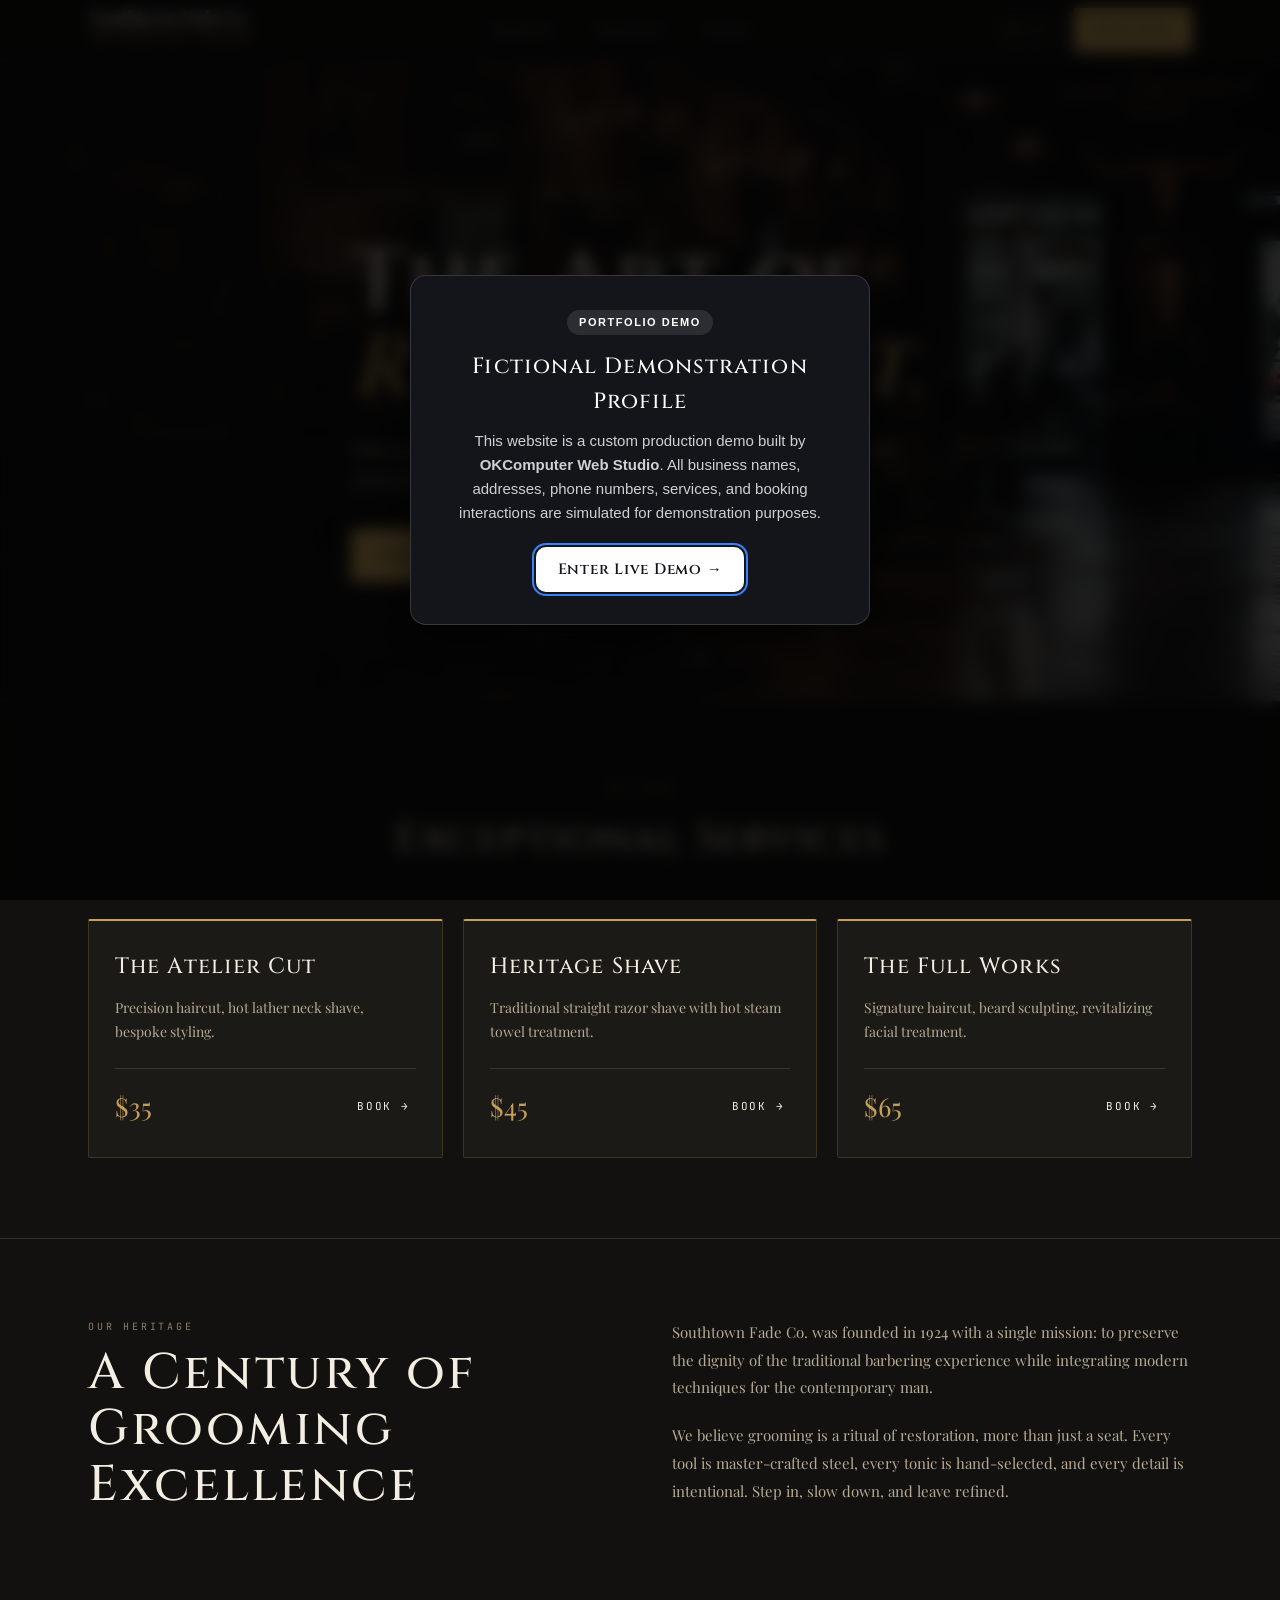
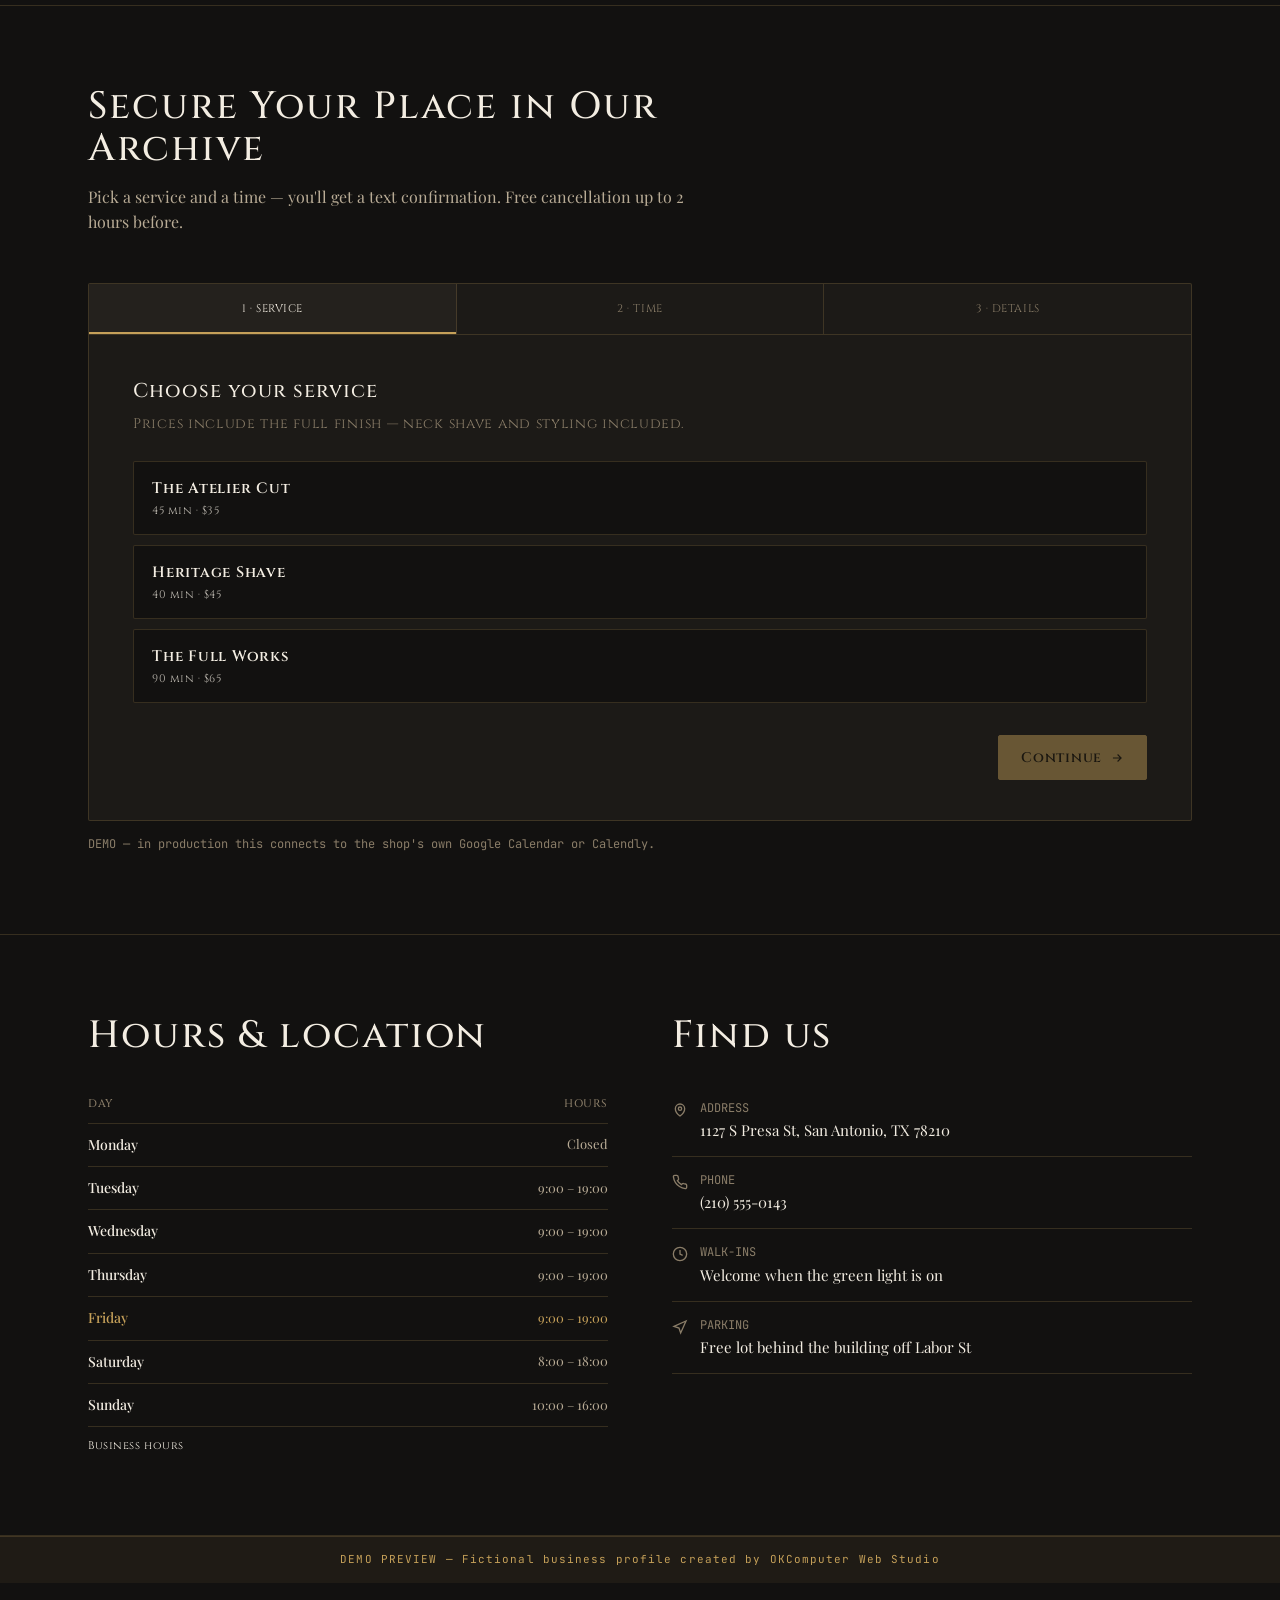
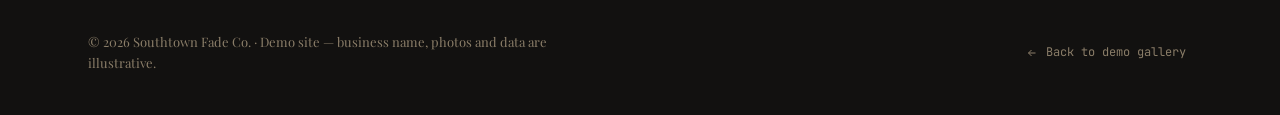
<file: app/barbershop.html>
<!DOCTYPE html>
<html lang="en">
<head>
<meta charset="UTF-8">
<meta name="viewport" content="width=device-width, initial-scale=1.0">
<title>Southtown Fade Co. — Barbershop · San Antonio, TX</title>
<meta name="description" content="Book a cut at Southtown Fade Co., San Antonio's Southtown barbershop. Fades, beard sculpting, hot towel shaves. Walk-ins welcome.">
<link rel="preconnect" href="https://fonts.googleapis.com">
<link rel="preconnect" href="https://fonts.gstatic.com" crossorigin>
<link href="https://fonts.googleapis.com/css2?family=Inter:wght@400;500;600;700;800&family=Playfair+Display:ital,wght@0,400;0,500;0,600;1,400;1,500&family=Cinzel:wght@500;600&family=JetBrains+Mono:wght@400;500;600&display=swap" rel="stylesheet">
<link rel="stylesheet" href="assets/css/main.css">
<style>:root { --accent: #c5a059; }</style>
</head>
<body class="theme-barbershop">

<body class="theme-barbershop">

<nav class="nav">
  <div class="container nav-inner">
    <a class="brand" href="#top">Southtown Fade Co.<small data-i18n="brandSub">The Heritage Atelier</small></a>
    <div class="nav-links">
      <a href="#services" data-i18n="navServices">Services</a>
      <a href="#heritage" data-i18n="navHeritage">Heritage</a>
      <a href="#visit" data-i18n="navHours">Hours</a>
    </div>
    <div class="nav-right">
      <button type="button" class="lang-toggle"><span class="active-lang">EN</span>&nbsp;/&nbsp;<span data-i18n="otherLang">ES</span></button>
      <a class="btn btn-gold btn-sm" href="#book" data-i18n="navBook">BOOK NOW</a>
    </div>
  </div>
</nav>

<main id="main-content">

<header class="at-hero" id="top">
  <div class="container">
    <div class="at-eyebrow" data-i18n="eyebrow">ESTABLISHED 1924 · SAN ANTONIO, TX</div>
    <h1><span data-i18n="h1a">The Art of</span> <em data-i18n="h1b">Refinement.</em></h1>
    <p class="lede" data-i18n="lede">Where generational mastery meets modern craft. Experience a curated atmosphere designed for the discerning individual.</p>
    <div class="at-ctas">
      <a class="btn btn-gold" href="#book" data-i18n="ctaReserve">RESERVE YOUR SEAT</a>
      <a class="btn btn-outline" href="#services" data-i18n="ctaServices">VIEW SERVICES</a>
    </div>
  </div>
</header>

<section class="section" id="services">
  <div class="container">
    <span class="at-kicker" data-i18n="svcKicker">The Menu</span>
    <h2 class="at-title" data-i18n="svcH">Exceptional Services</h2>
    <div class="at-cards">
      <article class="at-card">
        <h3 data-i18n="sv1n">The Atelier Cut</h3>
        <p data-i18n="sv1d">Precision haircut, hot lather neck shave, bespoke styling.</p>
        <div class="at-card-foot"><span class="at-price">$35</span><a class="at-link" href="#book" data-i18n="bookLink">Book →</a></div>
      </article>
      <article class="at-card">
        <h3 data-i18n="sv2n">Heritage Shave</h3>
        <p data-i18n="sv2d">Traditional straight razor shave with hot steam towel treatment.</p>
        <div class="at-card-foot"><span class="at-price">$45</span><a class="at-link" href="#book" data-i18n="bookLink2">Book →</a></div>
      </article>
      <article class="at-card">
        <h3 data-i18n="sv3n">The Full Works</h3>
        <p data-i18n="sv3d">Signature haircut, beard sculpting, revitalizing facial treatment.</p>
        <div class="at-card-foot"><span class="at-price">$65</span><a class="at-link" href="#book" data-i18n="bookLink3">Book →</a></div>
      </article>
    </div>
  </div>
</section>

<section class="section" id="heritage">
  <div class="container at-story">
    <div><span class="at-kicker" style="text-align:left" data-i18n="storyK">Our Heritage</span><h2 data-i18n="storyH">A Century of Grooming Excellence</h2></div>
    <div>
      <p data-i18n="story1">Southtown Fade Co. was founded in 1924 with a single mission: to preserve the dignity of the traditional barbering experience while integrating modern techniques for the contemporary man.</p>
      <p data-i18n="story2">We believe grooming is a ritual of restoration, more than just a seat. Every tool is master-crafted steel, every tonic is hand-selected, and every detail is intentional. Step in, slow down, and leave refined.</p>
    </div>
  </div>
</section>

<section class="section" id="book">
  <div class="container">
    <div class="section-head">
      <h2 data-i18n="bookH">Secure Your Place in Our Archive</h2>
      <p data-i18n="bookP">Pick a service and a time — you'll get a text confirmation. Free cancellation up to 2 hours before.</p>
    </div>
    <div id="booking-root" data-closed-day="1"></div>
    <p class="note" data-i18n="bookNote">DEMO — in production this connects to the shop's own Google Calendar or Calendly.</p>
  </div>
</section>

<section class="section" id="visit">
  <div class="container info-grid">
    <div>
      <div class="section-head" style="margin-bottom:28px;">
        <h2 data-i18n="visitH">Hours &amp; location</h2>
      </div>
      <table class="hours-table">
        <caption data-i18n="hoursCaption">Business hours</caption>
        <thead>
          <tr><th scope="col" data-i18n="thDay">Day</th><th scope="col" data-i18n="thHours">Hours</th></tr>
        </thead>
        <tbody>
          <tr data-day="mon"><th scope="row" data-i18n="dayMon">Monday</th><td data-i18n="closed">Closed</td></tr>
          <tr data-day="tue"><th scope="row" data-i18n="dayTue">Tuesday</th><td>9:00 – 19:00</td></tr>
          <tr data-day="wed"><th scope="row" data-i18n="dayWed">Wednesday</th><td>9:00 – 19:00</td></tr>
          <tr data-day="thu"><th scope="row" data-i18n="dayThu">Thursday</th><td>9:00 – 19:00</td></tr>
          <tr data-day="fri"><th scope="row" data-i18n="dayFri">Friday</th><td>9:00 – 19:00</td></tr>
          <tr data-day="sat"><th scope="row" data-i18n="daySat">Saturday</th><td>8:00 – 18:00</td></tr>
          <tr data-day="sun"><th scope="row" data-i18n="daySun">Sunday</th><td>10:00 – 16:00</td></tr>
        </tbody>
      </table>
    </div>
    <div>
      <div class="section-head" style="margin-bottom:28px;">
        <h2 data-i18n="findH">Find us</h2>
      </div>
      <div class="info-line"><svg width="16" height="16" viewBox="0 0 24 24" fill="none" stroke="currentColor" stroke-width="2" aria-hidden="true"><path d="M12 21s-7-5.1-7-11a7 7 0 1 1 14 0c0 5.9-7 11-7 11z"/><circle cx="12" cy="10" r="2.5"/></svg><div><span class="lbl" data-i18n="lblAddress">ADDRESS</span><a href="https://www.google.com/maps/search/?api=1&query=1127+S+Presa+St+San+Antonio+TX+78210" target="_blank" rel="noopener" data-i18n="addr">1127 S Presa St, San Antonio, TX 78210</a></div></div>
      <div class="info-line"><svg width="16" height="16" viewBox="0 0 24 24" fill="none" stroke="currentColor" stroke-width="2" aria-hidden="true"><path d="M22 16.9v3a2 2 0 0 1-2.2 2 19.8 19.8 0 0 1-8.6-3.1 19.5 19.5 0 0 1-6-6A19.8 19.8 0 0 1 2.1 4.2 2 2 0 0 1 4.1 2h3a2 2 0 0 1 2 1.7c.1 1 .4 2 .7 2.9a2 2 0 0 1-.4 2.1L8.1 10a16 16 0 0 0 6 6l1.3-1.3a2 2 0 0 1 2.1-.4c.9.3 1.9.6 2.9.7a2 2 0 0 1 1.6 2z"/></svg><div><span class="lbl" data-i18n="lblPhone">PHONE</span><a href="tel:+12105550143" data-i18n="phone">(210) 555-0143</a></div></div>
      <div class="info-line"><svg width="16" height="16" viewBox="0 0 24 24" fill="none" stroke="currentColor" stroke-width="2" aria-hidden="true"><circle cx="12" cy="12" r="10"/><path d="M12 6v6l4 2"/></svg><div><span class="lbl" data-i18n="lblWalk">WALK-INS</span><span data-i18n="walkin">Welcome when the green light is on</span></div></div>
      <div class="info-line"><svg width="16" height="16" viewBox="0 0 24 24" fill="none" stroke="currentColor" stroke-width="2" aria-hidden="true"><path d="M3 11l18-8-8 18-2.5-7.5z"/></svg><div><span class="lbl" data-i18n="lblPark">PARKING</span><span data-i18n="park">Free lot behind the building off Labor St</span></div></div>
    </div>
  </div>
</section>

</main>

<div class="demo-badge" data-i18n="demo_badge">DEMO PREVIEW — Fictional business profile created by OKComputer Web Studio</div>

<footer class="footer">
  <div class="container footer-inner">
    <p data-i18n="footP">© 2026 Southtown Fade Co. · Demo site — business name, photos and data are illustrative.</p>
    <a class="back-link" href="index.html"><svg width="12" height="12" viewBox="0 0 24 24" fill="none" stroke="currentColor" stroke-width="2" aria-hidden="true"><path d="M19 12H5M11 18l-6-6 6-6"/></svg> <span data-i18n="backGallery">Back to demo gallery</span></a>
  </div>
</footer>

<div class="action-bar">
  <a class="btn btn-call" href="tel:+12105550143"><svg width="14" height="14" viewBox="0 0 24 24" fill="none" stroke="currentColor" stroke-width="2" aria-hidden="true"><path d="M22 16.9v3a2 2 0 0 1-2.2 2 19.8 19.8 0 0 1-8.6-3.1 19.5 19.5 0 0 1-6-6A19.8 19.8 0 0 1 2.1 4.2 2 2 0 0 1 4.1 2h3a2 2 0 0 1 2 1.7c.1 1 .4 2 .7 2.9a2 2 0 0 1-.4 2.1L8.1 10a16 16 0 0 0 6 6l1.3-1.3a2 2 0 0 1 2.1-.4c.9.3 1.9.6 2.9.7a2 2 0 0 1 1.6 2z"/></svg><span data-i18n="abCall">Call now</span></a>
  <a class="btn btn-primary" href="#book" data-i18n="abBook">Reserve</a>
</div>

<script>
window.DEMO_SERVICES = [
  { name: "The Atelier Cut", duration: "45 min", price: "$35" },
  { name: "Heritage Shave", duration: "40 min", price: "$45" },
  { name: "The Full Works", duration: "90 min", price: "$65" }
];
window.DEMO_BOOKING_TEXT = {
  en: { step1: "SERVICE", step2: "TIME", step3: "DETAILS", s1t: "Choose your service", s1h: "Prices include the full finish — neck shave and styling included.", s2t: "Pick a time", s2h: "Today and tomorrow's live availability.", closedDay: "Closed Mondays — booking opens Tuesday through Sunday.", s3t: "Your details", s3h: "We text a confirmation within minutes.", svc: "SERVICE:", time: "TIME:", next: "Continue", back: "Back", name: "Full name", phone: "Mobile phone", errName: "Please enter your name", errPhone: "Enter a valid phone number", confirm: "Confirm booking", doneT: "You're on the books", doneP: "Demo confirmation — in production you'd get a text and a calendar invite now.", again: "Book another" },
  es: { step1: "SERVICIO", step2: "HORA", step3: "DATOS", s1t: "Elija su servicio", s1h: "Los precios incluyen el acabado completo.", s2t: "Elija una hora", s2h: "Disponibilidad de hoy y mañana.", closedDay: "Cerrado los lunes — reserve de martes a domingo.", s3t: "Sus datos", s3h: "Le enviamos un mensaje de confirmación en minutos.", svc: "SERVICIO:", time: "HORA:", next: "Continuar", back: "Atrás", name: "Nombre completo", phone: "Teléfono móvil", errName: "Ingrese su nombre", errPhone: "Ingrese un número válido", confirm: "Confirmar cita", doneT: "Cita registrada", doneP: "Confirmación de demo — en producción recibiría un mensaje y una invitación de calendario.", again: "Reservar otra" }
};
window.I18N = {
  en: {
    brandSub: "The Heritage Atelier", navServices: "Services", navHeritage: "Heritage", navHours: "Hours", navBook: "BOOK NOW", otherLang: "ES",
    eyebrow: "ESTABLISHED 1924 · SAN ANTONIO, TX",
    h1a: "The Art of", h1b: "Refinement.",
    lede: "Where generational mastery meets modern craft. Experience a curated atmosphere designed for the discerning individual.",
    ctaReserve: "RESERVE YOUR SEAT", ctaServices: "VIEW SERVICES",
    svcKicker: "The Menu", svcH: "Exceptional Services",
    sv1n: "The Atelier Cut", sv1d: "Precision haircut, hot lather neck shave, bespoke styling.",
    sv2n: "Heritage Shave", sv2d: "Traditional straight razor shave with hot steam towel treatment.",
    sv3n: "The Full Works", sv3d: "Signature haircut, beard sculpting, revitalizing facial treatment.",
    bookLink: "Book →", bookLink2: "Book →", bookLink3: "Book →",
    storyK: "Our Heritage", storyH: "A Century of Grooming Excellence",
    story1: "Southtown Fade Co. was founded in 1924 with a single mission: to preserve the dignity of the traditional barbering experience while integrating modern techniques for the contemporary man.",
    story2: "We believe grooming is a ritual of restoration, more than just a seat. Every tool is master-crafted steel, every tonic is hand-selected, and every detail is intentional. Step in, slow down, and leave refined.",
    bookH: "Secure Your Place in Our Archive", bookP: "Pick a service and a time — you'll get a text confirmation. Free cancellation up to 2 hours before.",
    bookNote: "DEMO — in production this connects to the shop's own Google Calendar or Calendly.",
    visitH: "Hours & location", findH: "Find us",
    hoursCaption: "Business hours", thDay: "Day", thHours: "Hours",
    dayMon: "Monday", dayTue: "Tuesday", dayWed: "Wednesday", dayThu: "Thursday", dayFri: "Friday", daySat: "Saturday", daySun: "Sunday", closed: "Closed",
    lblAddress: "ADDRESS", addr: "1127 S Presa St, San Antonio, TX 78210", lblPhone: "PHONE", phone: "(210) 555-0143",
    lblWalk: "WALK-INS", walkin: "Welcome when the green light is on", lblPark: "PARKING", park: "Free lot behind the building off Labor St",
    demo_badge: "DEMO PREVIEW — Fictional business profile created by OKComputer Web Studio",
    footP: "© 2026 Southtown Fade Co. · Demo site — business name, photos and data are illustrative.",
    backGallery: "Back to demo gallery", abCall: "Call now", abBook: "Reserve"
  },
  es: {
    brandSub: "El Atelier del Patrimonio", navServices: "Servicios", navHeritage: "Herencia", navHours: "Horario", navBook: "RESERVAR", otherLang: "EN",
    eyebrow: "FUNDADA EN 1924 · SAN ANTONIO, TX",
    h1a: "El Arte de la", h1b: "Elegancia.",
    lede: "Donde la maestría de generaciones se une al oficio moderno. Viva un ambiente cuidado, pensado para el caballero exigente.",
    ctaReserve: "RESERVE SU SILLA", ctaServices: "VER SERVICIOS",
    svcKicker: "El Menú", svcH: "Servicios Excepcionales",
    sv1n: "El Corte Atelier", sv1d: "Corte de precisión, afeitado de nuca con espuma caliente y peinado a medida.",
    sv2n: "Afeitado Heritage", sv2d: "Afeitado tradicional a navaja con tratamiento de toalla caliente al vapor.",
    sv3n: "El Servicio Completo", sv3d: "Corte signature, perfilado de barba y tratamiento facial revitalizante.",
    bookLink: "Reservar →", bookLink2: "Reservar →", bookLink3: "Reservar →",
    storyK: "Nuestra Herencia", storyH: "Un Siglo de Excelencia en el Cuidado Personal",
    story1: "Southtown Fade Co. se fundó en 1924 con una sola misión: preservar la dignidad de la barbería tradicional e integrar técnicas modernas para el hombre contemporáneo.",
    story2: "Creemos que el arreglo personal es un ritual de renovación, más que una simple silla. Cada herramienta es de acero artesanal, cada tónico se elige a mano y cada detalle es intencional. Entre, relájese y salga renovado.",
    bookH: "Asegure su Lugar en Nuestro Archivo", bookP: "Elija servicio y hora — recibirá confirmación por mensaje. Cancelación gratis hasta 2 horas antes.",
    bookNote: "DEMO — en producción esto se conecta al Google Calendar o Calendly de la barbería.",
    visitH: "Horarios y ubicación", findH: "Encuéntrenos",
    hoursCaption: "Horario de atención", thDay: "Día", thHours: "Horario",
    dayMon: "Lunes", dayTue: "Martes", dayWed: "Miércoles", dayThu: "Jueves", dayFri: "Viernes", daySat: "Sábado", daySun: "Domingo", closed: "Cerrado",
    lblAddress: "DIRECCIÓN", addr: "1127 S Presa St, San Antonio, TX 78210", lblPhone: "TELÉFONO", phone: "(210) 555-0143",
    lblWalk: "SIN CITA", walkin: "Bienvenidos cuando el letrero verde está encendido", lblPark: "ESTACIONAMIENTO", park: "Lote gratis detrás del edificio por Labor St",
    demo_badge: "VISTA PREVIA — Perfil de negocio ficticio creado por OKComputer Web Studio",
    footP: "© 2026 Southtown Fade Co. · Sitio demo — nombre, fotos y datos son ilustrativos.",
    backGallery: "Volver a la galería", abCall: "Llamar", abBook: "Reservar"
  }
};
</script>
<script src="assets/js/main.js"></script>
</body>
</html>
</file>
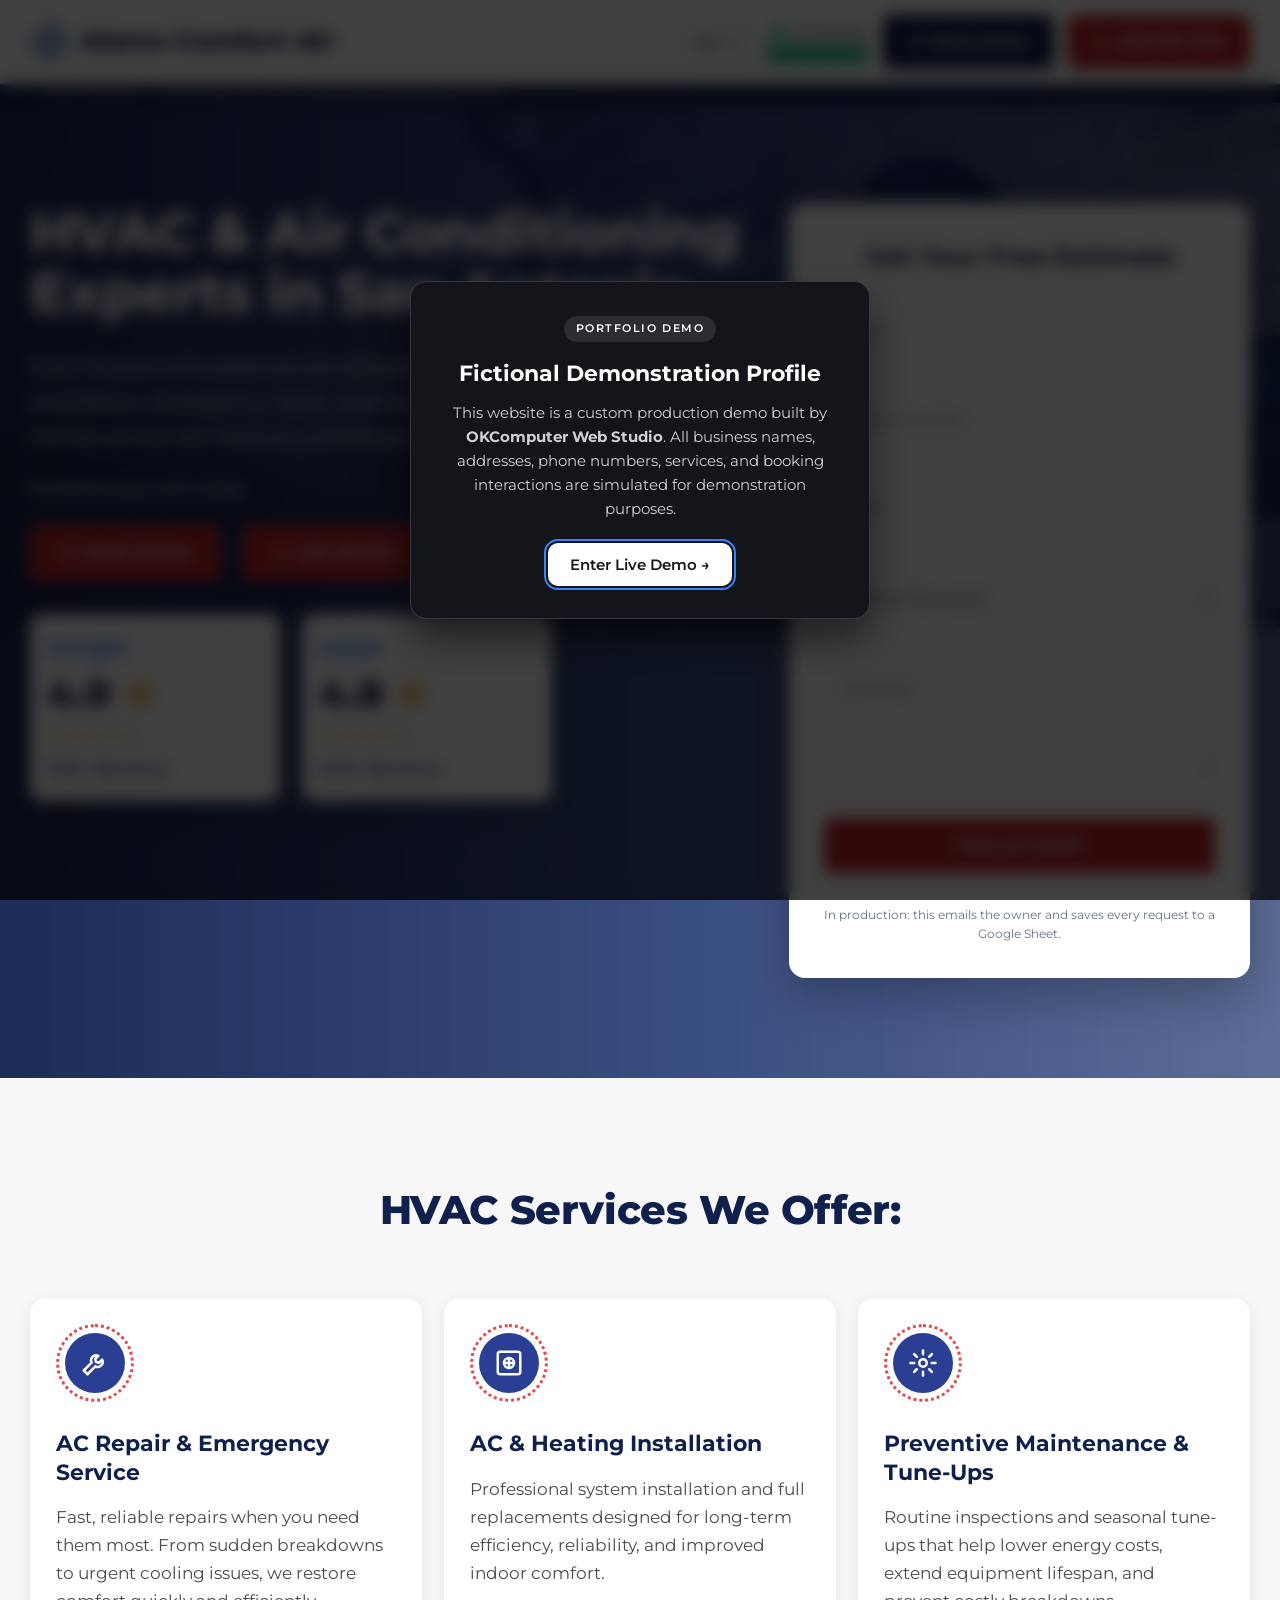
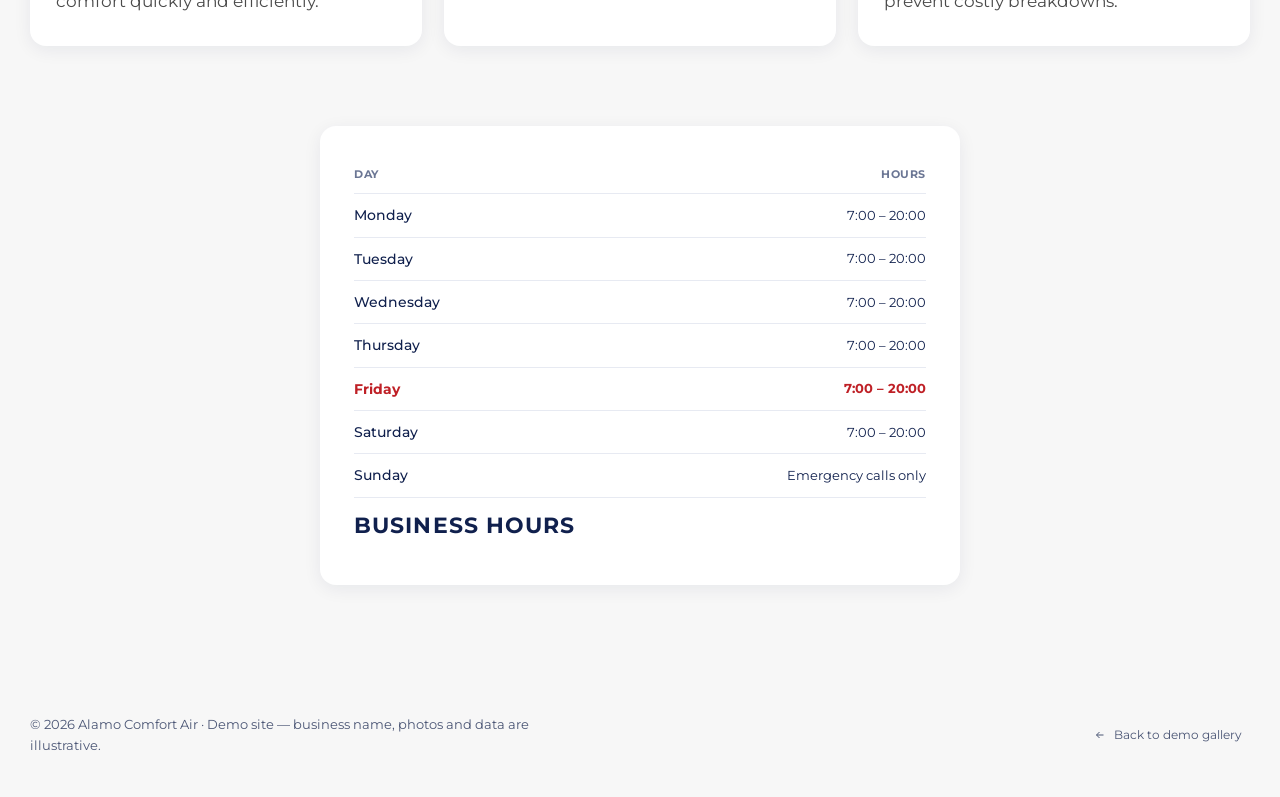
<file: app/contractor.html>
<!DOCTYPE html>
<html lang="en">
<head>
<meta charset="UTF-8">
<meta name="viewport" content="width=device-width, initial-scale=1.0">
<title>Alamo Comfort Air — HVAC &amp; Air Conditioning · San Antonio, TX</title>
<meta name="description" content="Alamo Comfort Air: professional AC installation, emergency repair and maintenance across San Antonio. Free estimates.">
<link rel="preconnect" href="https://fonts.googleapis.com">
<link rel="preconnect" href="https://fonts.gstatic.com" crossorigin>
<link href="https://fonts.googleapis.com/css2?family=Inter:wght@400;500;600;700;800&family=JetBrains+Mono:wght@400;500;600&family=Montserrat:wght@400;500;600;700;800&display=swap" rel="stylesheet">
<link rel="stylesheet" href="assets/css/main.css">
</head>
<body class="theme-contractor">

<header class="ac-top" id="top">
  <div class="container ac-top-inner">
    <a class="ac-brand" href="#top"><svg width="40" height="40" viewBox="0 0 40 40" fill="none" stroke="currentColor" stroke-width="3" aria-hidden="true"><circle cx="20" cy="20" r="16"/><path d="M20 6c6 4 6 10 0 14M34 20c-4 6-10 6-14 0M20 34c-6-4-6-10 0-14M6 20c4-6 10-6 14 0"/></svg>Alamo Comfort Air</a>
    <div class="ac-top-right">
      <button type="button" class="lang-toggle"><span class="active-lang">EN</span>&nbsp;/&nbsp;<span data-i18n="otherLang">ES</span></button>
      <div class="tp-badge" aria-label="Trustpilot 5 stars">
        <span class="tp-name"><svg width="20" height="20" viewBox="0 0 24 24" fill="currentColor" aria-hidden="true"><path d="M12 2l2.9 6.3 6.9.8-5.1 4.7 1.4 6.8L12 17.4 5.9 20.6l1.4-6.8L2.2 9.1l6.9-.8z"/></svg>Trustpilot</span>
        <span class="tp-stars"><i>★</i><i>★</i><i>★</i><i>★</i><i>★</i></span>
      </div>
      <a class="ac-btn ac-btn-dark" href="#book"><svg width="16" height="16" viewBox="0 0 24 24" fill="none" stroke="currentColor" stroke-width="2" aria-hidden="true"><rect x="3" y="4" width="18" height="18" rx="2"/><path d="M16 2v4M8 2v4M3 10h18"/></svg><span data-i18n="navBook">Book Online</span></a>
      <a class="ac-btn ac-btn-red" href="tel:2105550199"><svg width="16" height="16" viewBox="0 0 24 24" fill="none" stroke="currentColor" stroke-width="2" aria-hidden="true"><path d="M22 16.9v3a2 2 0 0 1-2.2 2 19.8 19.8 0 0 1-8.6-3.1 19.5 19.5 0 0 1-6-6A19.8 19.8 0 0 1 2.1 4.2 2 2 0 0 1 4.1 2h3a2 2 0 0 1 2 1.7c.1 1 .4 2 .7 2.9a2 2 0 0 1-.4 2.1L8.1 10a16 16 0 0 0 6 6l1.3-1.3a2 2 0 0 1 2.1-.4c.9.3 1.9.6 2.9.7a2 2 0 0 1 1.6 2z"/></svg><span>(210) 555-0199</span></a>
    </div>
  </div>
</header>

<div class="demo-disclosure">
  <div class="container"><span class="dot"></span><span data-i18n="demoDisclosure">DEMO PREVIEW — Fictional business profile created by OKComputer Web Studio</span></div>
</div>

<main id="main-content">

<section class="ac-hero">
  <div class="container ac-hero-grid">
    <div class="ac-hero-copy">
      <h1 data-i18n="h1">HVAC &amp; Air Conditioning Experts in San Antonio</h1>
      <p class="lede" data-i18n="lede">Over 15 years of trusted service delivering professional AC installation, emergency repair, and routine maintenance for homes across San Antonio and Bexar County.</p>
      <p class="ac-sub" data-i18n="sub">Schedule your visit today!</p>
      <div class="ac-cta-row">
        <a class="ac-btn ac-btn-red" href="#book"><svg width="16" height="16" viewBox="0 0 24 24" fill="none" stroke="currentColor" stroke-width="2" aria-hidden="true"><rect x="3" y="4" width="18" height="18" rx="2"/><path d="M16 2v4M8 2v4M3 10h18"/></svg><span data-i18n="ctaBook">BOOK ONLINE</span></a>
        <a class="ac-btn ac-btn-red" href="tel:2105550199"><svg width="16" height="16" viewBox="0 0 24 24" fill="none" stroke="currentColor" stroke-width="2" aria-hidden="true"><path d="M22 16.9v3a2 2 0 0 1-2.2 2 19.8 19.8 0 0 1-8.6-3.1 19.5 19.5 0 0 1-6-6A19.8 19.8 0 0 1 2.1 4.2 2 2 0 0 1 4.1 2h3a2 2 0 0 1 2 1.7c.1 1 .4 2 .7 2.9a2 2 0 0 1-.4 2.1L8.1 10a16 16 0 0 0 6 6l1.3-1.3a2 2 0 0 1 2.1-.4c.9.3 1.9.6 2.9.7a2 2 0 0 1 1.6 2z"/></svg><span>(210) 555-0199</span></a>
      </div>
      <div class="ac-proof">
        <div class="ac-proof-card">
          <div class="ac-proof-src">Google</div>
          <div class="ac-proof-score">4.9 <span style="color:#f2a93b">★</span></div>
          <div class="ac-proof-stars" aria-hidden="true">★★★★★</div>
          <div class="ac-proof-count" data-i18n="rev1">740+ Reviews</div>
        </div>
        <div class="ac-proof-card">
          <div class="ac-proof-src local" data-i18n="localSrc">Local</div>
          <div class="ac-proof-score">4.8 <span style="color:#f2a93b">★</span></div>
          <div class="ac-proof-stars" aria-hidden="true">★★★★★</div>
          <div class="ac-proof-count" data-i18n="rev2">240+ Reviews</div>
        </div>
      </div>
    </div>
    <div class="ac-card" id="book">
      <h2 data-i18n="qH">Get Your Free Estimate</h2>
      <form class="form" data-mock novalidate>
        <div class="field">
          <label for="q-name" data-i18n="fName">Name</label>
          <input id="q-name" name="name" type="text" required autocomplete="name" data-i18n-ph="fName" placeholder="Name">
          <span class="err" data-i18n="errName">Please enter your name</span>
        </div>
        <div class="field">
          <label for="q-phone" data-i18n="fPhone">Phone Number</label>
          <input id="q-phone" name="phone" type="tel" required autocomplete="tel" data-i18n-ph="fPhone" placeholder="Phone Number">
          <span class="err" data-i18n="errPhone">Enter a valid phone number</span>
        </div>
        <div class="field">
          <label for="q-email" data-i18n="fEmail">Email</label>
          <input id="q-email" name="email" type="email" autocomplete="email" data-i18n-ph="fEmail" placeholder="Email">
        </div>
        <div class="field">
          <label for="q-svc" data-i18n="fSvc">Service Required</label>
          <select id="q-svc" name="service" required>
            <option value="" data-i18n="fSvc">Service Required</option>
            <option value="ac-repair" data-i18n="opt1">AC repair — not cooling</option>
            <option value="ac-replacement" data-i18n="opt2">AC replacement / new install</option>
            <option value="maintenance" data-i18n="opt3">Maintenance / tune-up</option>
            <option value="heating" data-i18n="opt4">Heating / furnace</option>
            <option value="other" data-i18n="opt5">Something else</option>
          </select>
          <span class="err" data-i18n="errSvc">Please choose a service</span>
        </div>
        <div class="field">
          <label for="q-msg" data-i18n="fMsg">Message</label>
          <textarea id="q-msg" name="message" data-i18n-ph="fMsg" placeholder="Message"></textarea>
        </div>
        <button type="submit" class="ac-submit" data-i18n="fBtn">FREE ESTIMATE</button>
        <p class="note" data-i18n="fNote">In production: this emails the owner and saves every request to a Google Sheet.</p>
      </form>
      <div class="form-success">
        <h3 style="margin-bottom:8px;" data-i18n="okT">Request received</h3>
        <p style="font-size:14px;" data-i18n="okP">We'll call you back within one business hour. Keep your phone close.</p>
        <div class="ref"></div>
      </div>
    </div>
  </div>
</section>

<section class="ac-services" id="services">
  <div class="container">
    <h2 data-i18n="svcH">HVAC Services We Offer:</h2>
    <div class="ac-svc-grid">
      <article class="ac-svc">
        <div class="ac-badge"><span><svg width="30" height="30" viewBox="0 0 24 24" fill="none" stroke="currentColor" stroke-width="2" stroke-linecap="round" stroke-linejoin="round" aria-hidden="true"><path d="M14.7 6.3a4 4 0 0 0-5.4 5.4L3 18l3 3 6.3-6.3a4 4 0 0 0 5.4-5.4l-2.5 2.5-2.4-.6-.6-2.4z"/></svg></span></div>
        <h3 data-i18n="sv1n">AC Repair &amp; Emergency Service</h3>
        <p data-i18n="sv1d">Fast, reliable repairs when you need them most. From sudden breakdowns to urgent cooling issues, we restore comfort quickly and efficiently.</p>
      </article>
      <article class="ac-svc">
        <div class="ac-badge"><span><svg width="30" height="30" viewBox="0 0 24 24" fill="none" stroke="currentColor" stroke-width="2" stroke-linecap="round" stroke-linejoin="round" aria-hidden="true"><rect x="3" y="3" width="18" height="18" rx="2"/><circle cx="12" cy="12" r="4"/><path d="M12 8v8M8 12h8"/></svg></span></div>
        <h3 data-i18n="sv2n">AC &amp; Heating Installation</h3>
        <p data-i18n="sv2d">Professional system installation and full replacements designed for long-term efficiency, reliability, and improved indoor comfort.</p>
      </article>
      <article class="ac-svc">
        <div class="ac-badge"><span><svg width="30" height="30" viewBox="0 0 24 24" fill="none" stroke="currentColor" stroke-width="2" stroke-linecap="round" stroke-linejoin="round" aria-hidden="true"><circle cx="12" cy="12" r="3"/><path d="M12 2v3M12 19v3M2 12h3M19 12h3M4.9 4.9l2.1 2.1M17 17l2.1 2.1M4.9 19.1L7 17M17 7l2.1-2.1"/></svg></span></div>
        <h3 data-i18n="sv3n">Preventive Maintenance &amp; Tune-Ups</h3>
        <p data-i18n="sv3d">Routine inspections and seasonal tune-ups that help lower energy costs, extend equipment lifespan, and prevent costly breakdowns.</p>
      </article>
    </div>
  </div>
</section>

<section class="ac-hours" id="hours">
  <div class="container">
    <div class="ac-hours-card">
      <table class="hours-table">
        <caption data-i18n="hoursCaption">Business hours</caption>
        <thead>
          <tr><th scope="col" data-i18n="thDay">Day</th><th scope="col" data-i18n="thHours">Hours</th></tr>
        </thead>
        <tbody>
            <tr data-day="mon"><th scope="row" data-i18n="dayMon">Monday</th><td>7:00 – 20:00</td></tr>
            <tr data-day="tue"><th scope="row" data-i18n="dayTue">Tuesday</th><td>7:00 – 20:00</td></tr>
            <tr data-day="wed"><th scope="row" data-i18n="dayWed">Wednesday</th><td>7:00 – 20:00</td></tr>
            <tr data-day="thu"><th scope="row" data-i18n="dayThu">Thursday</th><td>7:00 – 20:00</td></tr>
            <tr data-day="fri"><th scope="row" data-i18n="dayFri">Friday</th><td>7:00 – 20:00</td></tr>
            <tr data-day="sat"><th scope="row" data-i18n="daySat">Saturday</th><td>7:00 – 20:00</td></tr>
            <tr data-day="sun"><th scope="row" data-i18n="daySun">Sunday</th><td data-i18n="emergencyOnly">Emergency calls only</td></tr>
        </tbody>
      </table>
    </div>
  </div>
</section>

</main>

<footer class="footer">
  <div class="container footer-inner">
    <p data-i18n="footP">© 2026 Alamo Comfort Air · Demo site — business name, photos and data are illustrative.</p>
    <a class="back-link" href="index.html"><svg width="12" height="12" viewBox="0 0 24 24" fill="none" stroke="currentColor" stroke-width="2" aria-hidden="true"><path d="M19 12H5M11 18l-6-6 6-6"/></svg> <span data-i18n="backGallery">Back to demo gallery</span></a>
  </div>
</footer>

<div class="action-bar">
  <a class="btn btn-call" href="tel:2105550199"><svg width="16" height="16" viewBox="0 0 24 24" fill="none" stroke="currentColor" stroke-width="2" aria-hidden="true"><path d="M22 16.9v3a2 2 0 0 1-2.2 2 19.8 19.8 0 0 1-8.6-3.1 19.5 19.5 0 0 1-6-6A19.8 19.8 0 0 1 2.1 4.2 2 2 0 0 1 4.1 2h3a2 2 0 0 1 2 1.7c.1 1 .4 2 .7 2.9a2 2 0 0 1-.4 2.1L8.1 10a16 16 0 0 0 6 6l1.3-1.3a2 2 0 0 1 2.1-.4c.9.3 1.9.6 2.9.7a2 2 0 0 1 1.6 2z"/></svg><span data-i18n="abCall">Call now</span></a>
  <a class="btn btn-primary" href="#book" data-i18n="abQuote">Free estimate</a>
</div>

<script>
window.I18N = {
  en: {
    otherLang: "ES", navBook: "Book Online",
    demoDisclosure: "DEMO PREVIEW — Fictional business profile created by OKComputer Web Studio",
    h1: "HVAC & Air Conditioning Experts in San Antonio",
    lede: "Over 15 years of trusted service delivering professional AC installation, emergency repair, and routine maintenance for homes across San Antonio and Bexar County.",
    sub: "Schedule your visit today!", ctaBook: "BOOK ONLINE",
    rev1: "740+ Reviews", rev2: "240+ Reviews", localSrc: "Local",
    qH: "Get Your Free Estimate",
    fName: "Name", fPhone: "Phone Number", fEmail: "Email", fSvc: "Service Required", fMsg: "Message",
    opt1: "AC repair — not cooling", opt2: "AC replacement / new install", opt3: "Maintenance / tune-up", opt4: "Heating / furnace", opt5: "Something else",
    fBtn: "FREE ESTIMATE", fNote: "In production: this emails the owner and saves every request to a Google Sheet.",
    errName: "Please enter your name", errPhone: "Enter a valid phone number", errSvc: "Please choose a service",
    okT: "Request received", okP: "We'll call you back within one business hour. Keep your phone close.",
    svcH: "HVAC Services We Offer:",
    sv1n: "AC Repair & Emergency Service", sv1d: "Fast, reliable repairs when you need them most. From sudden breakdowns to urgent cooling issues, we restore comfort quickly and efficiently.",
    sv2n: "AC & Heating Installation", sv2d: "Professional system installation and full replacements designed for long-term efficiency, reliability, and improved indoor comfort.",
    sv3n: "Preventive Maintenance & Tune-Ups", sv3d: "Routine inspections and seasonal tune-ups that help lower energy costs, extend equipment lifespan, and prevent costly breakdowns.",
    hoursCaption: "Business hours", thDay: "Day", thHours: "Hours",
    dayMon: "Monday", dayTue: "Tuesday", dayWed: "Wednesday", dayThu: "Thursday", dayFri: "Friday", daySat: "Saturday", daySun: "Sunday",
    emergencyOnly: "Emergency calls only",
    footP: "© 2026 Alamo Comfort Air · Demo site — business name, photos and data are illustrative.",
    backGallery: "Back to demo gallery", abCall: "Call now", abQuote: "Free estimate"
  },
  es: {
    otherLang: "EN", navBook: "Reservar en línea",
    demoDisclosure: "VISTA PREVIA — Perfil de negocio ficticio creado por OKComputer Web Studio",
    h1: "Expertos en HVAC y Aire Acondicionado en San Antonio",
    lede: "Más de 15 años de servicio confiable: instalación profesional de aire acondicionado, reparación de emergencia y mantenimiento de rutina para hogares en San Antonio y el condado de Bexar.",
    sub: "¡Programe su visita hoy!", ctaBook: "RESERVAR EN LÍNEA",
    rev1: "740+ reseñas", rev2: "240+ reseñas", localSrc: "Local",
    qH: "Obtenga su Estimado Gratis",
    fName: "Nombre", fPhone: "Número de teléfono", fEmail: "Correo electrónico", fSvc: "Servicio requerido", fMsg: "Mensaje",
    opt1: "Reparación — no enfría", opt2: "Reemplazo / instalación nueva", opt3: "Mantenimiento / ajuste", opt4: "Calefacción / caldera", opt5: "Otro",
    fBtn: "ESTIMADO GRATIS", fNote: "En producción: esto envía un correo al dueño y guarda cada solicitud en una hoja de Google.",
    errName: "Ingrese su nombre", errPhone: "Ingrese un número válido", errSvc: "Elija un servicio",
    okT: "Solicitud recibida", okP: "Le devolvemos la llamada en una hora hábil. Tenga el teléfono a la mano.",
    svcH: "Servicios de HVAC que Ofrecemos:",
    sv1n: "Reparación de A/C y Servicio de Emergencia", sv1d: "Reparaciones rápidas y confiables cuando más las necesita. Desde averías repentinas hasta problemas urgentes de enfriamiento, restauramos su confort de forma rápida y eficiente.",
    sv2n: "Instalación de A/C y Calefacción", sv2d: "Instalación profesional de sistemas y reemplazos completos diseñados para eficiencia, confiabilidad y mayor confort interior a largo plazo.",
    sv3n: "Mantenimiento Preventivo y Ajustes", sv3d: "Inspecciones de rutina y ajustes de temporada que ayudan a reducir costos de energía, prolongar la vida del equipo y evitar averías costosas.",
    hoursCaption: "Horario de atención", thDay: "Día", thHours: "Horario",
    dayMon: "Lunes", dayTue: "Martes", dayWed: "Miércoles", dayThu: "Jueves", dayFri: "Viernes", daySat: "Sábado", daySun: "Domingo",
    emergencyOnly: "Solo llamadas de emergencia",
    footP: "© 2026 Alamo Comfort Air · Sitio demo — nombre, fotos y datos son ilustrativos.",
    backGallery: "Volver a la galería", abCall: "Llamar", abQuote: "Estimado gratis"
  }
};
</script>
<script src="assets/js/main.js"></script>
</body>
</html>
</file>
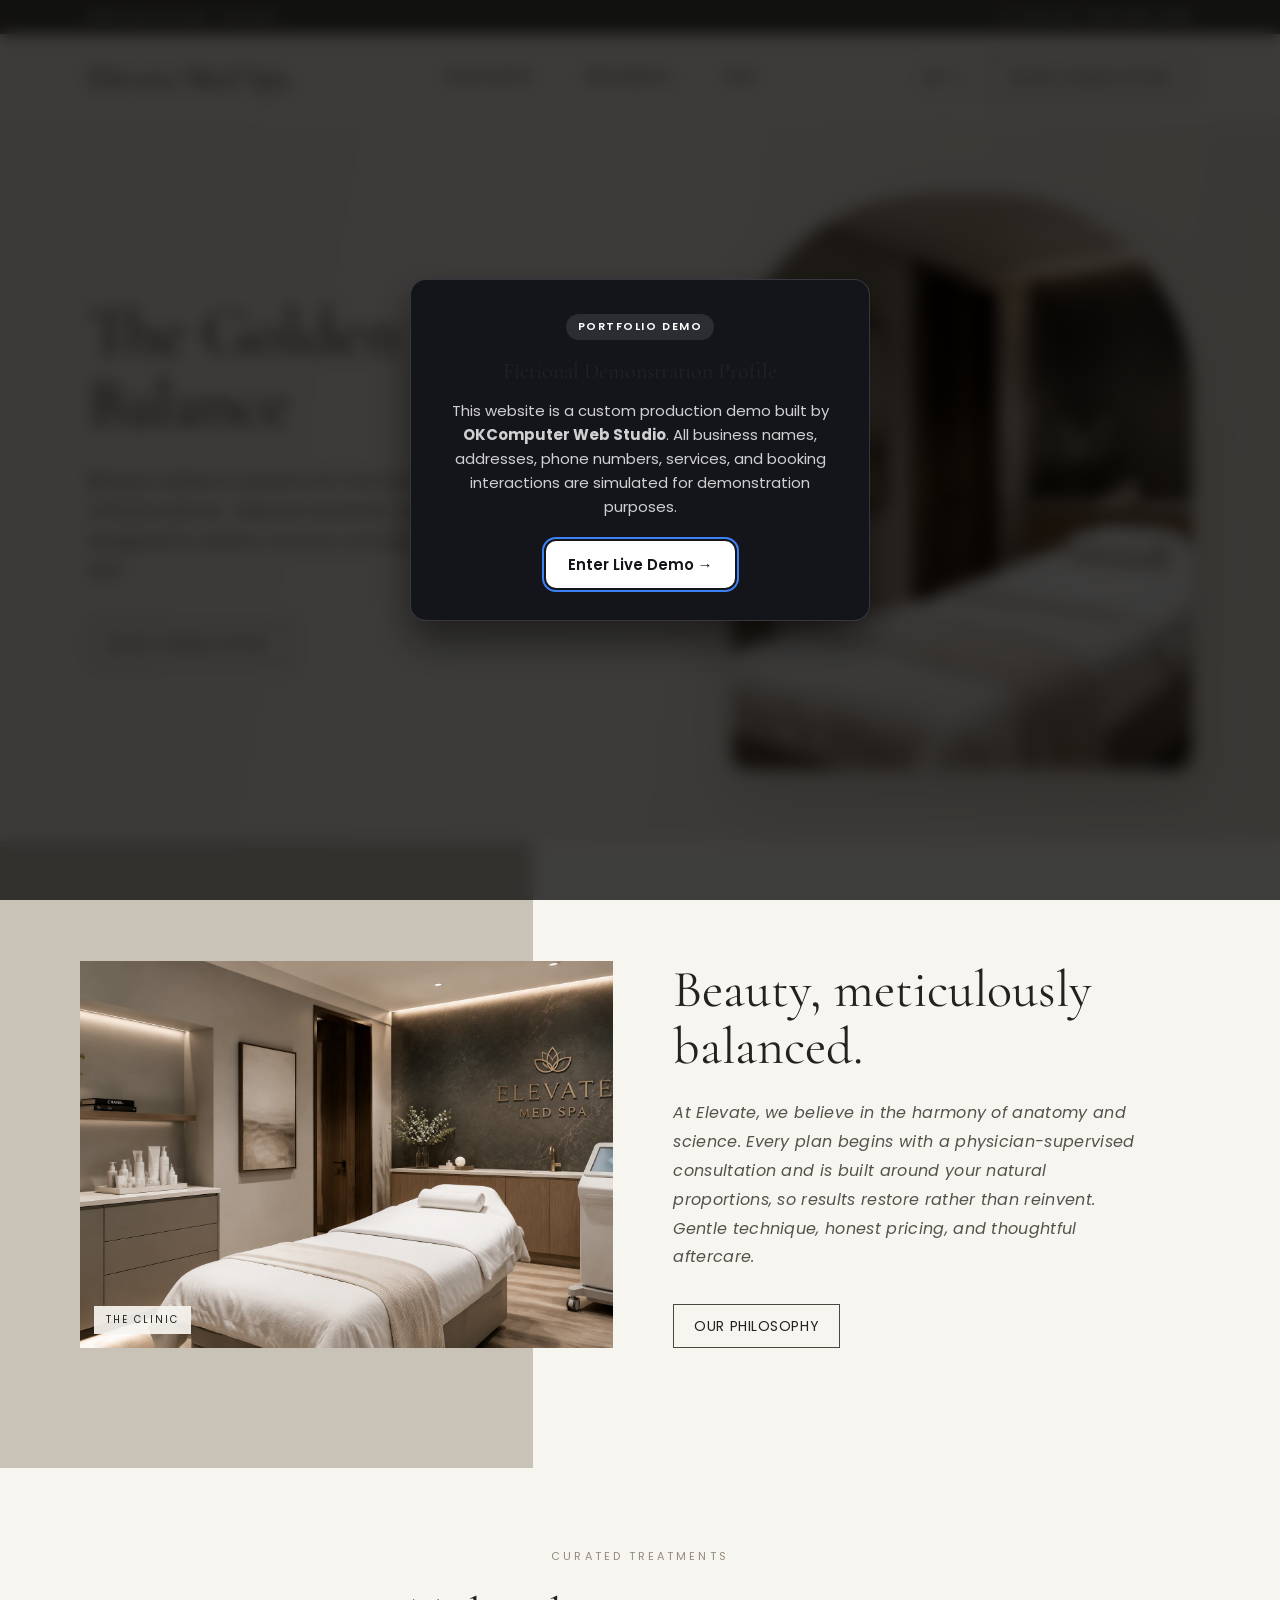
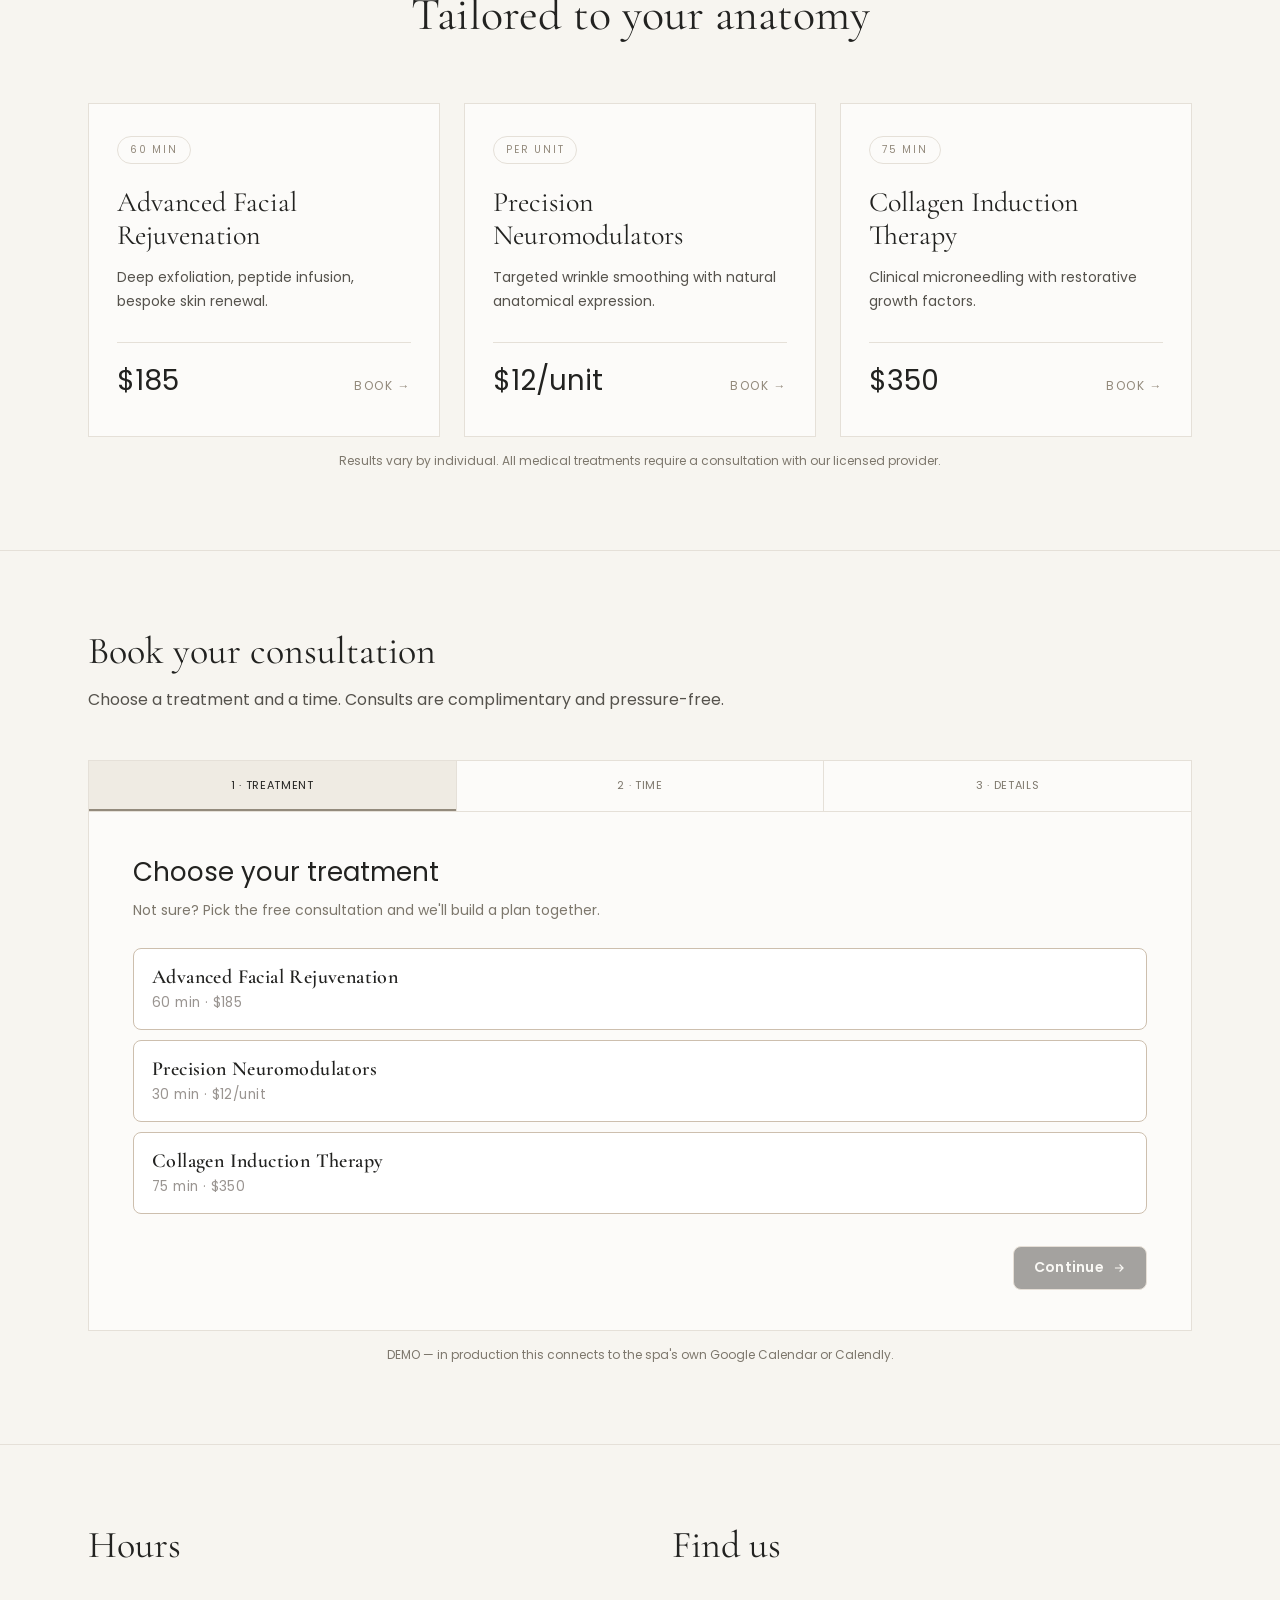
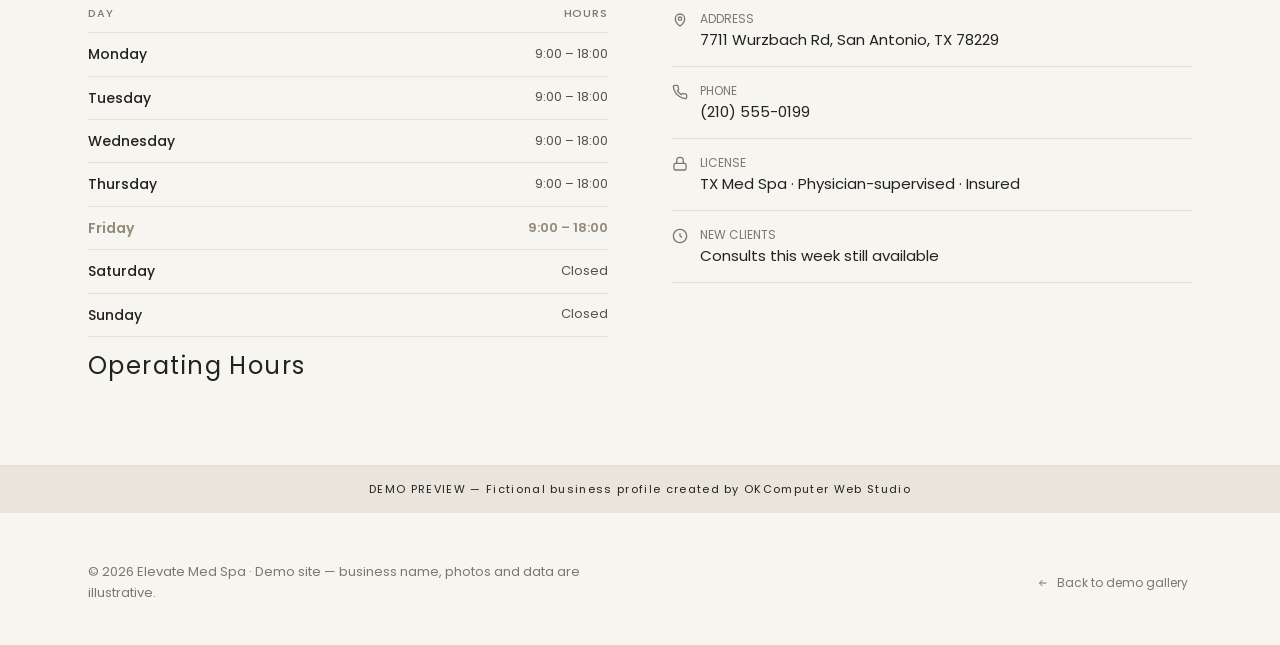
<file: app/medspa.html>
<!DOCTYPE html>
<html lang="en">
<head>
<meta charset="UTF-8">
<meta name="viewport" content="width=device-width, initial-scale=1.0">
<title>Elevate Med Spa — Aesthetics · San Antonio, TX</title>
<meta name="description" content="Elevate Med Spa in San Antonio: HydraFacial, Botox, laser hair removal and chemical peels. Licensed medical professionals. Book a consultation.">
<link rel="preconnect" href="https://fonts.googleapis.com">
<link rel="preconnect" href="https://fonts.gstatic.com" crossorigin>
<link href="https://fonts.googleapis.com/css2?family=Inter:wght@400;500;600;700;800&family=Cormorant+Garamond:ital,wght@0,400;0,500;0,600;1,400;1,500&family=Playfair+Display:wght@400;500&family=Poppins:wght@300;400;500&family=JetBrains+Mono:wght@400;500;600&display=swap" rel="stylesheet">
<link rel="stylesheet" href="assets/css/main.css">
</head>
<body class="theme-medspa">

<body class="theme-medspa">

<div class="rt-util">
  <div class="container rt-util-inner">
    <span data-i18n="utilHours">MON–FRI 9:00 AM – 6:00 PM</span>
    <a href="tel:2105550199"><svg width="14" height="14" viewBox="0 0 24 24" fill="currentColor" aria-hidden="true"><path d="M6.6 10.8a15 15 0 0 0 6.6 6.6l2.2-2.2a1 1 0 0 1 1-.25 11.4 11.4 0 0 0 3.6.6 1 1 0 0 1 1 1V20a1 1 0 0 1-1 1A17 17 0 0 1 3 4a1 1 0 0 1 1-1h3.5a1 1 0 0 1 1 1c0 1.250.2 2.450.6 3.600a1 1 0 0 1-.25 1z"/></svg><span data-i18n="utilCall">CALL US:</span> (210) 555-0199</a>
  </div>
</div>

<nav class="nav">
  <div class="container nav-inner">
    <a class="brand" href="#top">Elevate Med Spa</a>
    <div class="nav-links">
      <a href="#philosophy" data-i18n="navPhil">Philosophy</a>
      <a href="#treatments" data-i18n="navTreat">Treatments</a>
      <a href="#visit" data-i18n="navVisit">Visit</a>
    </div>
    <div class="nav-right">
      <button type="button" class="lang-toggle"><span class="active-lang">EN</span>&nbsp;/&nbsp;<span data-i18n="otherLang">ES</span></button>
      <a class="rt-btn" href="#book" data-i18n="navBook">BOOK CONSULTATION</a>
    </div>
  </div>
</nav>

<main id="main-content">

<header class="rt-hero" id="top">
  <div class="container rt-hero-grid">
    <div class="rt-hero-copy">
      <h1 data-i18n="h1">The Golden Balance</h1>
      <p class="lede" data-i18n="lede">Beauty rooted in anatomical harmony and advanced clinical science. Tailored aesthetic medicine designed to restore, recover, and rejuvenate your skin.</p>
      <a class="rt-btn" href="#book" data-i18n="ctaBook">BOOK CONSULTATION</a>
    </div>
    <figure class="rt-portrait">
      <img src="assets/img/medspa-hero.png" alt="A client at Elevate Med Spa" data-i18n-alt="heroAlt">
    </figure>
  </div>
</header>

<section class="rt-phil" id="philosophy">
  <div class="rt-phil-grid">
    <div class="rt-phil-media"><div class="rt-frame"><img src="assets/img/medspa-hero.png" alt="Elevate Med Spa clinic" data-i18n-alt="clinicAlt"><span class="rt-img-badge" data-i18n="clinicBadge">THE CLINIC</span></div></div>
    <div class="rt-phil-copy">
      <h2 data-i18n="philH">Beauty, meticulously balanced.</h2>
      <p data-i18n="philP">At Elevate, we believe in the harmony of anatomy and science. Every plan begins with a physician-supervised consultation and is built around your natural proportions, so results restore rather than reinvent. Gentle technique, honest pricing, and thoughtful aftercare.</p>
      <a class="rt-btn" href="#book" data-i18n="philBtn">OUR PHILOSOPHY</a>
    </div>
  </div>
</section>

<section class="section rt-treat" id="treatments">
  <div class="container">
    <p class="rt-kicker" data-i18n="trKicker">CURATED TREATMENTS</p>
    <h2 class="rt-title" data-i18n="trH">Tailored to your anatomy</h2>
    <div class="rt-cards">
      <article class="rt-card">
        <span class="rt-dur" data-i18n="tr1dur">60 min</span>
        <h3 data-i18n="tr1n">Advanced Facial Rejuvenation</h3>
        <p data-i18n="tr1d">Deep exfoliation, peptide infusion, bespoke skin renewal.</p>
        <div class="rt-card-foot"><span class="rt-price" data-i18n="tr1p">$185</span><a href="#book" data-i18n="trBook">Book →</a></div>
      </article>
      <article class="rt-card">
        <span class="rt-dur" data-i18n="tr2dur">Per unit</span>
        <h3 data-i18n="tr2n">Precision Neuromodulators</h3>
        <p data-i18n="tr2d">Targeted wrinkle smoothing with natural anatomical expression.</p>
        <div class="rt-card-foot"><span class="rt-price" data-i18n="tr2p">$12/unit</span><a href="#book" data-i18n="trBook2">Book →</a></div>
      </article>
      <article class="rt-card">
        <span class="rt-dur" data-i18n="tr3dur">75 min</span>
        <h3 data-i18n="tr3n">Collagen Induction Therapy</h3>
        <p data-i18n="tr3d">Clinical microneedling with restorative growth factors.</p>
        <div class="rt-card-foot"><span class="rt-price" data-i18n="tr3p">$350</span><a href="#book" data-i18n="trBook3">Book →</a></div>
      </article>
    </div>
    <p class="note" data-i18n="trNote">Results vary by individual. All medical treatments require a consultation with our licensed provider.</p>
  </div>
</section>

<section class="section" id="book">
  <div class="container">
    <div class="section-head">
      <h2 data-i18n="bookH">Book your consultation</h2>
      <p data-i18n="bookP">Choose a treatment and a time. Consults are complimentary and pressure-free.</p>
    </div>
    <div id="booking-root"></div>
    <p class="note" data-i18n="bookNote">DEMO — in production this connects to the spa's own Google Calendar or Calendly.</p>
  </div>
</section>

<section class="section" id="visit">
  <div class="container info-grid">
    <div>
      <div class="section-head" style="margin-bottom:28px;">
        <h2 data-i18n="visitH">Hours</h2>
      </div>
      <table class="hours-table">
        <caption data-i18n="hoursCaption">Operating Hours</caption>
        <thead>
          <tr><th scope="col" data-i18n="thDay">Day</th><th scope="col" data-i18n="thHours">Hours</th></tr>
        </thead>
        <tbody>
          <tr data-day="mon"><th scope="row" data-i18n="dayMon">Monday</th><td>9:00 – 18:00</td></tr>
          <tr data-day="tue"><th scope="row" data-i18n="dayTue">Tuesday</th><td>9:00 – 18:00</td></tr>
          <tr data-day="wed"><th scope="row" data-i18n="dayWed">Wednesday</th><td>9:00 – 18:00</td></tr>
          <tr data-day="thu"><th scope="row" data-i18n="dayThu">Thursday</th><td>9:00 – 18:00</td></tr>
          <tr data-day="fri"><th scope="row" data-i18n="dayFri">Friday</th><td>9:00 – 18:00</td></tr>
          <tr data-day="sat"><th scope="row" data-i18n="daySat">Saturday</th><td data-i18n="closed">Closed</td></tr>
          <tr data-day="sun"><th scope="row" data-i18n="daySun">Sunday</th><td data-i18n="closed">Closed</td></tr>
        </tbody>
      </table>
    </div>
    <div>
      <div class="section-head" style="margin-bottom:28px;">
        <h2 data-i18n="findH">Find us</h2>
      </div>
      <div class="info-line"><svg width="16" height="16" viewBox="0 0 24 24" fill="none" stroke="currentColor" stroke-width="2"><path d="M12 21s-7-5.1-7-11a7 7 0 1 1 14 0c0 5.9-7 11-7 11z"/><circle cx="12" cy="10" r="2.5"/></svg><div><span class="lbl" data-i18n="lblAddress">ADDRESS</span><a href="https://www.google.com/maps/search/?api=1&query=7711+Wurzbach+Rd+San+Antonio+TX+78229" target="_blank" rel="noopener" data-i18n="addr">7711 Wurzbach Rd, San Antonio, TX 78229</a></div></div>
      <div class="info-line"><svg width="16" height="16" viewBox="0 0 24 24" fill="none" stroke="currentColor" stroke-width="2"><path d="M22 16.9v3a2 2 0 0 1-2.2 2 19.8 19.8 0 0 1-8.6-3.1 19.5 19.5 0 0 1-6-6A19.8 19.8 0 0 1 2.1 4.2 2 2 0 0 1 4.1 2h3a2 2 0 0 1 2 1.7c.1 1 .4 2 .7 2.9a2 2 0 0 1-.4 2.1L8.1 10a16 16 0 0 0 6 6l1.3-1.3a2 2 0 0 1 2.1-.4c.9.3 1.9.6 2.9.7a2 2 0 0 1 1.6 2z"/></svg><div><span class="lbl" data-i18n="lblPhone">PHONE</span><a href="tel:2105550199" data-i18n="phone">(210) 555-0187</a></div></div>
      <div class="info-line"><svg width="16" height="16" viewBox="0 0 24 24" fill="none" stroke="currentColor" stroke-width="2"><rect x="3" y="11" width="18" height="10" rx="2"/><path d="M7 11V7a5 5 0 0 1 10 0v4"/></svg><div><span class="lbl" data-i18n="lblLicense">LICENSE</span><span data-i18n="license">TX Med Spa · Physician-supervised · Insured</span></div></div>
      <div class="info-line"><svg width="16" height="16" viewBox="0 0 24 24" fill="none" stroke="currentColor" stroke-width="2"><circle cx="12" cy="12" r="10"/><path d="M12 8v4l3 2"/></svg><div><span class="lbl" data-i18n="lblNew">NEW CLIENTS</span><span data-i18n="newc">Consults this week still available</span></div></div>
    </div>
  </div>
</section>

</main>

<div class="demo-badge" data-i18n="demo_badge">DEMO PREVIEW — Fictional business profile created by OKComputer Web Studio</div>

<footer class="footer">
  <div class="container footer-inner">
    <p data-i18n="footP">© 2026 Elevate Med Spa · Demo site — business name, photos and data are illustrative.</p>
    <a class="back-link" href="index.html"><svg width="12" height="12" viewBox="0 0 24 24" fill="none" stroke="currentColor" stroke-width="2" aria-hidden="true"><path d="M19 12H5M11 18l-6-6 6-6"/></svg> <span data-i18n="backGallery">Back to demo gallery</span></a>
  </div>
</footer>

<div class="action-bar">
  <a class="rt-btn" href="tel:2105550199" data-i18n="abCall">Call now</a>
  <a class="rt-btn rt-btn-solid" href="#book" data-i18n="abBook">Book consult</a>
</div>

<script>
window.DEMO_SERVICES = [
  { name: "Advanced Facial Rejuvenation", duration: "60 min", price: "$185" },
  { name: "Precision Neuromodulators", duration: "30 min", price: "$12/unit" },
  { name: "Collagen Induction Therapy", duration: "75 min", price: "$350" }
];
window.DEMO_BOOKING_TEXT = {
  en: { step1: "TREATMENT", step2: "TIME", step3: "DETAILS", s1t: "Choose your treatment", s1h: "Not sure? Pick the free consultation and we'll build a plan together.", s2t: "Pick a time", s2h: "Consults are complimentary and pressure-free.", s3t: "Your details", s3h: "We confirm within one business day.", svc: "TREATMENT:", time: "TIME:", next: "Continue", back: "Back", name: "Full name", phone: "Mobile phone", errName: "Please enter your name", errPhone: "Enter a valid phone number", confirm: "Confirm booking", doneT: "Request received", doneP: "Demo confirmation — in production you'd get a confirmation text and a calendar invite.", again: "Book another" },
  es: { step1: "TRATAMIENTO", step2: "HORA", step3: "DATOS", s1t: "Elija su tratamiento", s1h: "¿No está segura? Elija la consulta gratuita y armamos un plan juntos.", s2t: "Elija una hora", s2h: "Las consultas son gratuitas y sin presión.", s3t: "Sus datos", s3h: "Confirmamos en un día hábil.", svc: "TRATAMIENTO:", time: "HORA:", next: "Continuar", back: "Atrás", name: "Nombre completo", phone: "Teléfono móvil", errName: "Ingrese su nombre", errPhone: "Ingrese un número válido", confirm: "Confirmar cita", doneT: "Solicitud recibida", doneP: "Confirmación de demo — en producción recibiría un mensaje de confirmación y una invitación de calendario.", again: "Reservar otra" }
};
window.I18N = {
  en: {
    utilHours: "MON–FRI 9:00 AM – 6:00 PM", utilCall: "CALL US:",
    navPhil: "Philosophy", navTreat: "Treatments", navVisit: "Visit", navBook: "BOOK CONSULTATION", otherLang: "ES",
    h1: "The Golden Balance",
    lede: "Beauty rooted in anatomical harmony and advanced clinical science. Tailored aesthetic medicine designed to restore, recover, and rejuvenate your skin.",
    ctaBook: "BOOK CONSULTATION", heroAlt: "A client at Elevate Med Spa", clinicAlt: "Elevate Med Spa clinic", clinicBadge: "THE CLINIC",
    philH: "Beauty, meticulously balanced.",
    philP: "At Elevate, we believe in the harmony of anatomy and science. Every plan begins with a physician-supervised consultation and is built around your natural proportions, so results restore rather than reinvent. Gentle technique, honest pricing, and thoughtful aftercare.",
    philBtn: "OUR PHILOSOPHY",
    trKicker: "CURATED TREATMENTS", trH: "Tailored to your anatomy",
    tr1n: "Advanced Facial Rejuvenation", tr1d: "Deep exfoliation, peptide infusion, bespoke skin renewal.", tr1dur: "60 min", tr1p: "$185",
    tr2n: "Precision Neuromodulators", tr2d: "Targeted wrinkle smoothing with natural anatomical expression.", tr2dur: "Per unit", tr2p: "$12/unit",
    tr3n: "Collagen Induction Therapy", tr3d: "Clinical microneedling with restorative growth factors.", tr3dur: "75 min", tr3p: "$350",
    trBook: "Book →", trBook2: "Book →", trBook3: "Book →",
    trNote: "Results vary by individual. All medical treatments require a consultation with our licensed provider.",
    bookH: "Book your consultation", bookP: "Choose a treatment and a time. Consults are complimentary and pressure-free.",
    bookNote: "DEMO — in production this connects to the spa's own Google Calendar or Calendly.",
    visitH: "Hours", findH: "Find us", hoursCaption: "Operating Hours", thDay: "Day", thHours: "Hours",
    dayMon: "Monday", dayTue: "Tuesday", dayWed: "Wednesday", dayThu: "Thursday", dayFri: "Friday", daySat: "Saturday", daySun: "Sunday", closed: "Closed",
    lblAddress: "ADDRESS", addr: "7711 Wurzbach Rd, San Antonio, TX 78229", lblPhone: "PHONE", phone: "(210) 555-0199",
    lblLicense: "LICENSE", license: "TX Med Spa · Physician-supervised · Insured",
    lblNew: "NEW CLIENTS", newc: "Consults this week still available",
    demo_badge: "DEMO PREVIEW — Fictional business profile created by OKComputer Web Studio",
    footP: "© 2026 Elevate Med Spa · Demo site — business name, photos and data are illustrative.",
    backGallery: "Back to demo gallery", abCall: "Call now", abBook: "Book consult"
  },
  es: {
    utilHours: "LUN–VIE 9:00 AM – 6:00 PM", utilCall: "LLÁMENOS:",
    navPhil: "Filosofía", navTreat: "Tratamientos", navVisit: "Visítanos", navBook: "RESERVAR CONSULTA", otherLang: "EN",
    h1: "El Equilibrio Áureo",
    lede: "Belleza basada en la armonía anatómica y la ciencia clínica avanzada. Medicina estética a su medida para restaurar, recuperar y rejuvenecer su piel.",
    ctaBook: "RESERVAR CONSULTA", heroAlt: "Una clienta en Elevate Med Spa", clinicAlt: "Clínica de Elevate Med Spa", clinicBadge: "LA CLÍNICA",
    philH: "Belleza, meticulosamente equilibrada.",
    philP: "En Elevate creemos en la armonía entre anatomía y ciencia. Cada plan comienza con una consulta supervisada por un médico y se construye según sus proporciones naturales, para que los resultados restauren en lugar de reinventar. Técnica delicada, precios honestos y cuidado posterior atento.",
    philBtn: "NUESTRA FILOSOFÍA",
    trKicker: "TRATAMIENTOS SELECCIONADOS", trH: "A la medida de su anatomía",
    tr1n: "Rejuvenecimiento Facial Avanzado", tr1d: "Exfoliación profunda, infusión de péptidos y renovación de la piel a su medida.", tr1dur: "60 min", tr1p: "$185",
    tr2n: "Neuromoduladores de Precisión", tr2d: "Suavizado selectivo de arrugas con una expresión anatómica natural.", tr2dur: "Por unidad", tr2p: "$12/unidad",
    tr3n: "Terapia de Inducción de Colágeno", tr3d: "Microneedling clínico con factores de crecimiento restaurativos.", tr3dur: "75 min", tr3p: "$350",
    trBook: "Reservar →", trBook2: "Reservar →", trBook3: "Reservar →",
    trNote: "Los resultados varían por persona. Todos los tratamientos médicos requieren consulta con nuestra profesional con licencia.",
    bookH: "Reserve su consulta", bookP: "Elija tratamiento y hora. Las consultas son gratuitas y sin presión.",
    bookNote: "DEMO — en producción esto se conecta al Google Calendar o Calendly del spa.",
    visitH: "Horarios", findH: "Encuéntrenos", hoursCaption: "Horario de atención", thDay: "Día", thHours: "Horario",
    dayMon: "Lunes", dayTue: "Martes", dayWed: "Miércoles", dayThu: "Jueves", dayFri: "Viernes", daySat: "Sábado", daySun: "Domingo", closed: "Cerrado",
    lblAddress: "DIRECCIÓN", addr: "7711 Wurzbach Rd, San Antonio, TX 78229", lblPhone: "TELÉFONO", phone: "(210) 555-0199",
    lblLicense: "LICENCIA", license: "TX Med Spa · Con supervisión médica · Asegurado",
    lblNew: "CLIENTES NUEVOS", newc: "Aún hay consultas disponibles esta semana",
    demo_badge: "VISTA PREVIA DEMO — Perfil comercial ficticio creado por OKComputer Web Studio",
    footP: "© 2026 Elevate Med Spa · Sitio demo — nombre, fotos y datos son ilustrativos.",
    backGallery: "Volver a la galería", abCall: "Llamar", abBook: "Reservar"
  }
};
</script>
<script src="assets/js/main.js"></script>
</body>
</html>
</file>
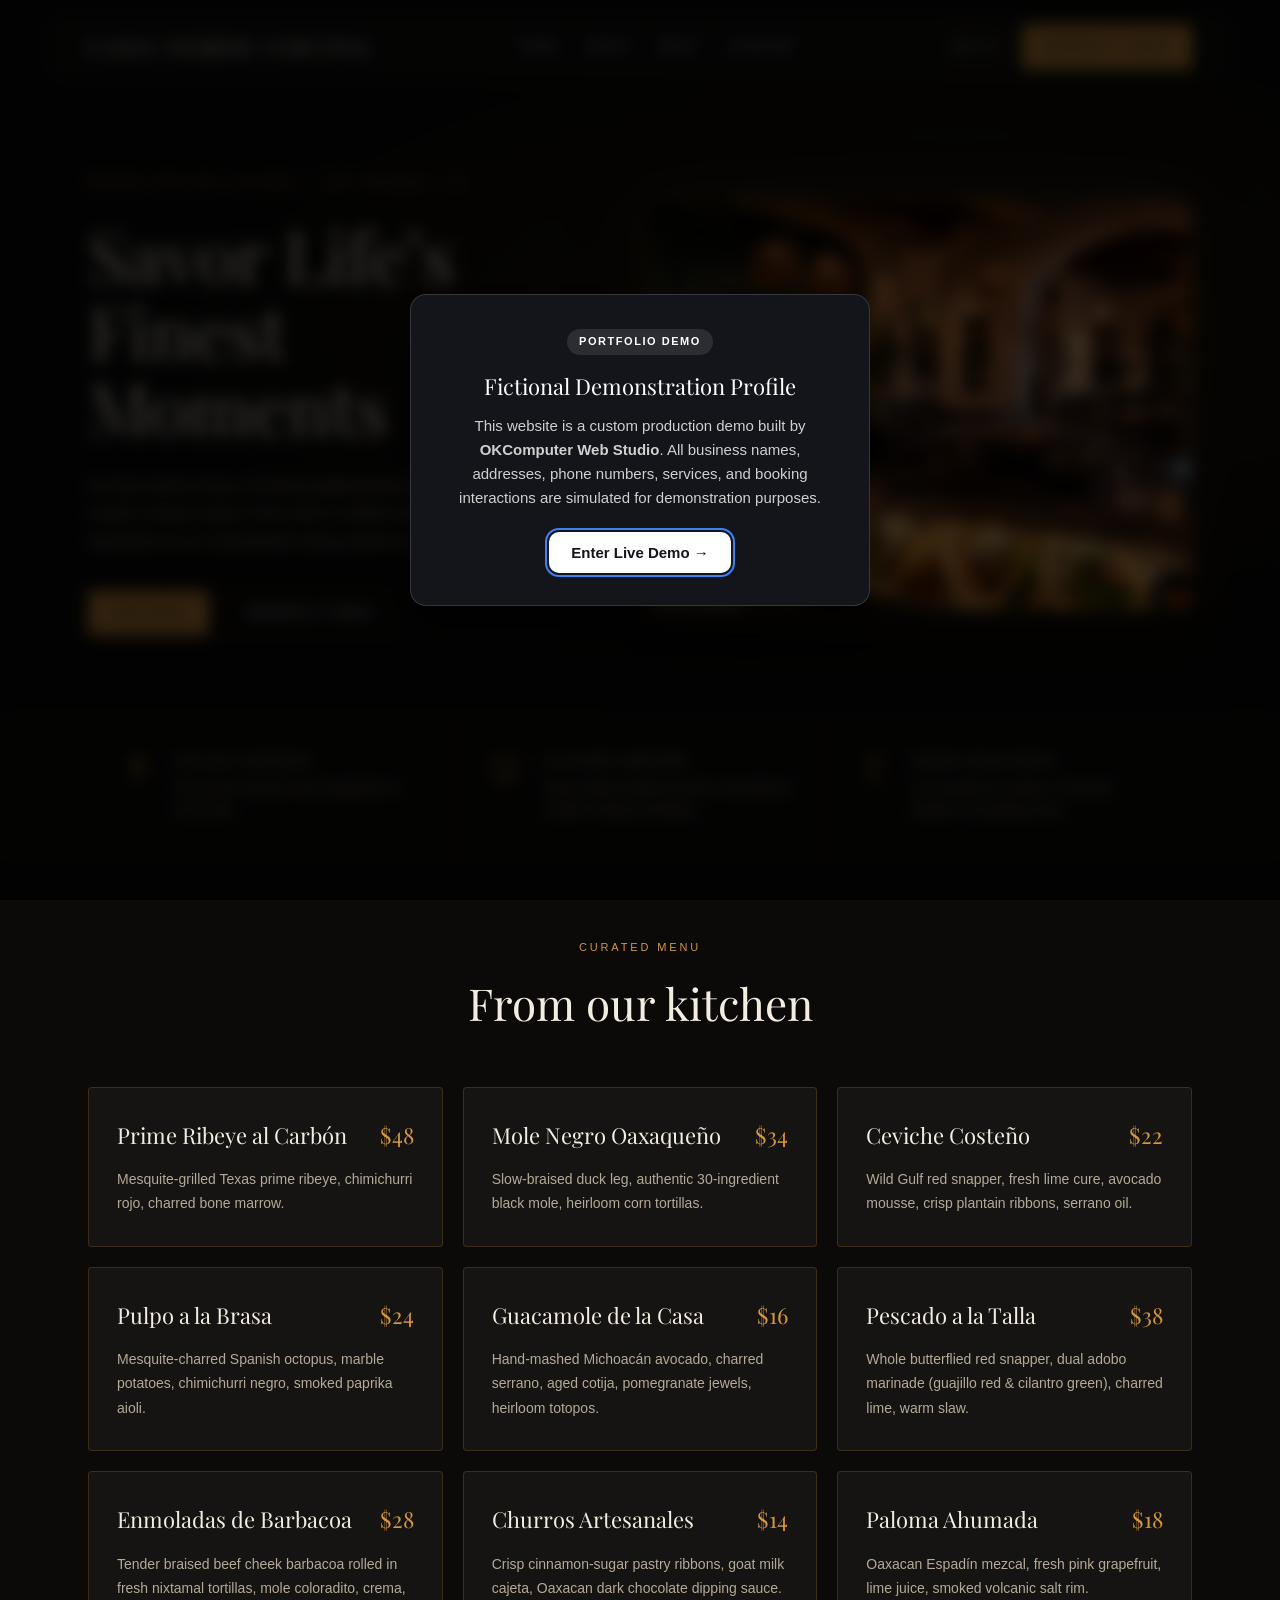
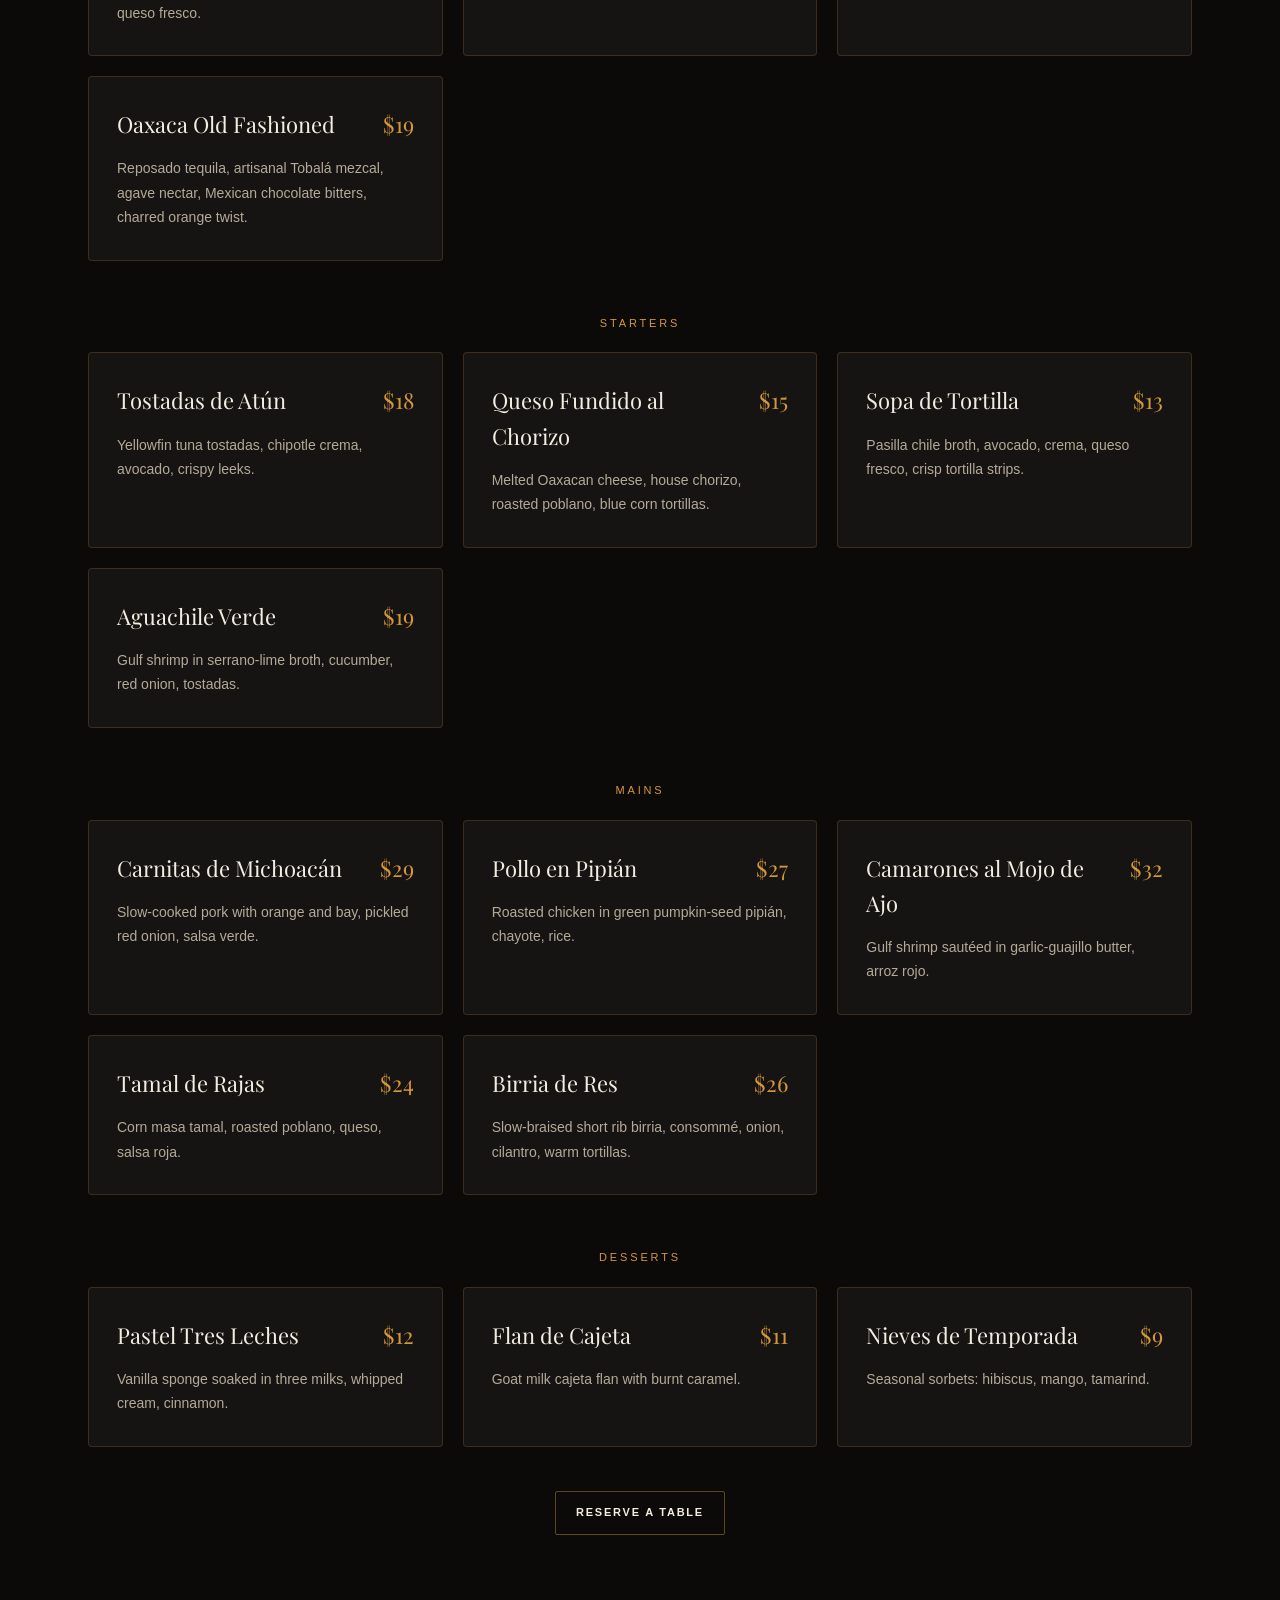
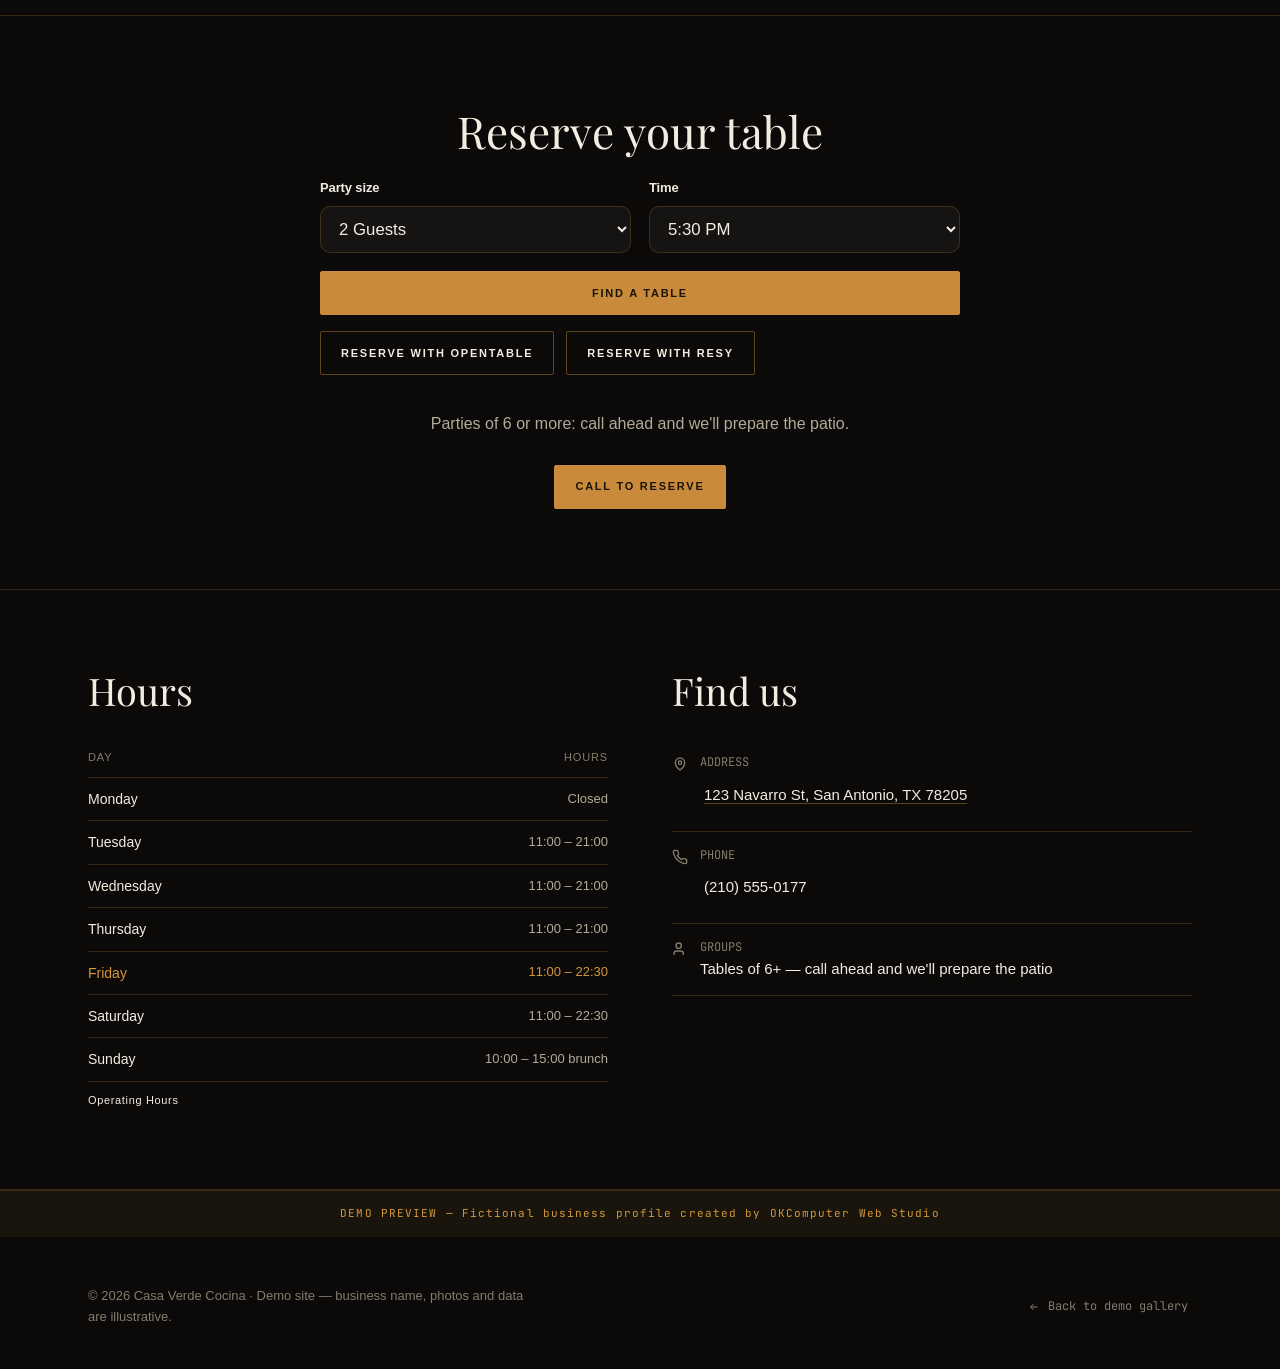
<file: app/restaurant.html>
<!DOCTYPE html>
<html lang="en">
<head>
<meta charset="UTF-8">
<meta name="viewport" content="width=device-width, initial-scale=1.0">
<title>Casa Verde Cocina — Mexican Restaurant · Southtown, San Antonio</title>
<meta name="description" content="Casa Verde Cocina: tacos, enchiladas verdes and margaritas in Southtown San Antonio. Order online, see the menu, find us.">
<link rel="preconnect" href="https://fonts.googleapis.com">
<link rel="preconnect" href="https://fonts.gstatic.com" crossorigin>
<link href="https://fonts.googleapis.com/css2?family=Inter:wght@400;500;600;700;800&family=Playfair+Display:ital,wght@0,400;0,500;1,400;1,500&family=Cormorant+Garamond:wght@400;500&family=JetBrains+Mono:wght@400;500;600&display=swap" rel="stylesheet">
<link rel="stylesheet" href="assets/css/main.css">
</head>
<body class="theme-restaurant">

<nav class="nav sn-nav">
  <div class="container nav-inner">
    <a class="brand" href="#top">Casa Verde Cocina</a>
    <div class="nav-links">
      <a href="#top" data-i18n="navHome">Home</a>
      <a href="#about" data-i18n="navAbout">About</a>
      <a href="#menu" data-i18n="navMenu">Menu</a>
      <a href="#visit" data-i18n="navLocation">Location</a>
    </div>
    <div class="nav-right">
      <button type="button" class="lang-toggle"><span class="active-lang">EN</span>&nbsp;/&nbsp;<span data-i18n="otherLang">ES</span></button>
      <a class="sn-btn sn-btn-gold" href="#reserve" data-i18n="navReserve">RESERVE A TABLE</a>
    </div>
  </div>
</nav>

<main id="main-content">

<header class="sn-hero" id="top">
  <div class="container sn-hero-grid">
    <div class="sn-hero-copy">
      <div class="sn-eyebrow" data-i18n="eyebrow">MODERN MEXICAN CUISINE · SAN ANTONIO, TX</div>
      <h1 data-i18n="h1">Savor Life’s Finest Moments</h1>
      <p class="lede" data-i18n="lede">At Casa Verde Cocina, we blend traditional Mexican heritage with modern culinary artistry. Every dish is crafted with the finest regional ingredients for an unforgettable dining experience.</p>
      <div class="sn-ctas">
        <a class="sn-btn sn-btn-gold" href="#menu" data-i18n="ctaMenu">VIEW MENU</a>
        <a class="sn-btn sn-btn-outline" href="#reserve" data-i18n="ctaReserve">RESERVE A TABLE</a>
      </div>
    </div>
    <figure class="sn-stage"><img src="assets/img/restaurant-hero.png" alt="Signature dish at Casa Verde Cocina" data-i18n-alt="heroAlt"></figure>
  </div>
</header>

<section class="sn-pillars" id="about">
  <div class="container sn-pillars-grid">
    <div class="sn-pillar"><svg width="34" height="34" viewBox="0 0 24 24" fill="none" stroke="currentColor" stroke-width="1.2" stroke-linecap="round" stroke-linejoin="round" aria-hidden="true"><path d="M12 21c0-6 0-9 0-14M12 12c-3 0-5-2-5-5 3 0 5 2 5 5zM12 15c3 0 5-2 5-5-3 0-5 2-5 5zM12 8c0-2 1-4 3-5 1 2 0 4-3 5z"/></svg><div><h3 data-i18n="p1t">LOCALLY SOURCED</h3><p data-i18n="p1d">We use the freshest local ingredients in every dish.</p></div></div>
    <div class="sn-pillar"><svg width="34" height="34" viewBox="0 0 24 24" fill="none" stroke="currentColor" stroke-width="1.2" stroke-linecap="round" stroke-linejoin="round" aria-hidden="true"><path d="M7 14a4 4 0 1 1 1-7.8A4 4 0 0 1 16 6a4 4 0 0 1 1 8v6H7z"/><path d="M7 17h10"/></svg><div><h3 data-i18n="p2t">CULINARY ARTISTRY</h3><p data-i18n="p2d">Hand-crafted traditional flavors elevated by modern culinary technique.</p></div></div>
    <div class="sn-pillar"><svg width="34" height="34" viewBox="0 0 24 24" fill="none" stroke="currentColor" stroke-width="1.2" stroke-linecap="round" stroke-linejoin="round" aria-hidden="true"><path d="M8 3h8l-.5 6a3.5 3.5 0 0 1-7 0z"/><path d="M12 12.5V20M8.500 21h7"/></svg><div><h3 data-i18n="p3t">FINEST SELECTIONS</h3><p data-i18n="p3d">An exceptional curation of mezcals, tequilas, and pairing wines.</p></div></div>
  </div>
</section>

<section class="section" id="menu">
  <div class="container">
    <p class="sn-kicker" data-i18n="menuK">CURATED MENU</p>
    <h2 class="sn-title" data-i18n="menuH">From our kitchen</h2>
    <div class="sn-cards">
      <article class="sn-card">
        <div class="sn-card-top"><h3 data-i18n="m1n">Prime Ribeye al Carbón</h3><span class="sn-price">$48</span></div>
        <p data-i18n="m1d">Mesquite-grilled Texas prime ribeye, chimichurri rojo, charred bone marrow.</p>
      </article>
      <article class="sn-card">
        <div class="sn-card-top"><h3 data-i18n="m2n">Mole Negro Oaxaqueño</h3><span class="sn-price">$34</span></div>
        <p data-i18n="m2d">Slow-braised duck leg, authentic 30-ingredient black mole, heirloom corn tortillas.</p>
      </article>
      <article class="sn-card">
        <div class="sn-card-top"><h3 data-i18n="m3n">Ceviche Costeño</h3><span class="sn-price">$22</span></div>
        <p data-i18n="m3d">Wild Gulf red snapper, fresh lime cure, avocado mousse, crisp plantain ribbons, serrano oil.</p>
      </article>
      <article class="sn-card">
        <div class="sn-card-top"><h3 data-i18n="m4n">Pulpo a la Brasa</h3><span class="sn-price">$24</span></div>
        <p data-i18n="m4d">Mesquite-charred Spanish octopus, marble potatoes, chimichurri negro, smoked paprika aioli.</p>
      </article>
      <article class="sn-card">
        <div class="sn-card-top"><h3 data-i18n="m5n">Guacamole de la Casa</h3><span class="sn-price">$16</span></div>
        <p data-i18n="m5d">Hand-mashed Michoacán avocado, charred serrano, aged cotija, pomegranate jewels, heirloom totopos.</p>
      </article>
      <article class="sn-card">
        <div class="sn-card-top"><h3 data-i18n="m6n">Pescado a la Talla</h3><span class="sn-price">$38</span></div>
        <p data-i18n="m6d">Whole butterflied red snapper, dual adobo marinade (guajillo red &amp; cilantro green), charred lime, warm slaw.</p>
      </article>
      <article class="sn-card">
        <div class="sn-card-top"><h3 data-i18n="m7n">Enmoladas de Barbacoa</h3><span class="sn-price">$28</span></div>
        <p data-i18n="m7d">Tender braised beef cheek barbacoa rolled in fresh nixtamal tortillas, mole coloradito, crema, queso fresco.</p>
      </article>
      <article class="sn-card">
        <div class="sn-card-top"><h3 data-i18n="m8n">Churros Artesanales</h3><span class="sn-price">$14</span></div>
        <p data-i18n="m8d">Crisp cinnamon-sugar pastry ribbons, goat milk cajeta, Oaxacan dark chocolate dipping sauce.</p>
      </article>
      <article class="sn-card">
        <div class="sn-card-top"><h3 data-i18n="m9n">Paloma Ahumada</h3><span class="sn-price">$18</span></div>
        <p data-i18n="m9d">Oaxacan Espadín mezcal, fresh pink grapefruit, lime juice, smoked volcanic salt rim.</p>
      </article>
      <article class="sn-card">
        <div class="sn-card-top"><h3 data-i18n="m10n">Oaxaca Old Fashioned</h3><span class="sn-price">$19</span></div>
        <p data-i18n="m10d">Reposado tequila, artisanal Tobalá mezcal, agave nectar, Mexican chocolate bitters, charred orange twist.</p>
      </article>
      <p class="sn-kicker" style="grid-column:1/-1; margin:34px 0 0;" data-i18n="secStarters">STARTERS</p>
      <article class="sn-card">
        <div class="sn-card-top"><h3 data-i18n="m11n">Tostadas de Atún</h3><span class="sn-price">$18</span></div>
        <p data-i18n="m11d">Yellowfin tuna tostadas, chipotle crema, avocado, crispy leeks.</p>
      </article>
      <article class="sn-card">
        <div class="sn-card-top"><h3 data-i18n="m12n">Queso Fundido al Chorizo</h3><span class="sn-price">$15</span></div>
        <p data-i18n="m12d">Melted Oaxacan cheese, house chorizo, roasted poblano, blue corn tortillas.</p>
      </article>
      <article class="sn-card">
        <div class="sn-card-top"><h3 data-i18n="m13n">Sopa de Tortilla</h3><span class="sn-price">$13</span></div>
        <p data-i18n="m13d">Pasilla chile broth, avocado, crema, queso fresco, crisp tortilla strips.</p>
      </article>
      <article class="sn-card">
        <div class="sn-card-top"><h3 data-i18n="m14n">Aguachile Verde</h3><span class="sn-price">$19</span></div>
        <p data-i18n="m14d">Gulf shrimp in serrano-lime broth, cucumber, red onion, tostadas.</p>
      </article>
      <p class="sn-kicker" style="grid-column:1/-1; margin:34px 0 0;" data-i18n="secMains">MAINS</p>
      <article class="sn-card">
        <div class="sn-card-top"><h3 data-i18n="m15n">Carnitas de Michoacán</h3><span class="sn-price">$29</span></div>
        <p data-i18n="m15d">Slow-cooked pork with orange and bay, pickled red onion, salsa verde.</p>
      </article>
      <article class="sn-card">
        <div class="sn-card-top"><h3 data-i18n="m16n">Pollo en Pipián</h3><span class="sn-price">$27</span></div>
        <p data-i18n="m16d">Roasted chicken in green pumpkin-seed pipián, chayote, rice.</p>
      </article>
      <article class="sn-card">
        <div class="sn-card-top"><h3 data-i18n="m17n">Camarones al Mojo de Ajo</h3><span class="sn-price">$32</span></div>
        <p data-i18n="m17d">Gulf shrimp sautéed in garlic-guajillo butter, arroz rojo.</p>
      </article>
      <article class="sn-card">
        <div class="sn-card-top"><h3 data-i18n="m18n">Tamal de Rajas</h3><span class="sn-price">$24</span></div>
        <p data-i18n="m18d">Corn masa tamal, roasted poblano, queso, salsa roja.</p>
      </article>
      <article class="sn-card">
        <div class="sn-card-top"><h3 data-i18n="m19n">Birria de Res</h3><span class="sn-price">$26</span></div>
        <p data-i18n="m19d">Slow-braised short rib birria, consommé, onion, cilantro, warm tortillas.</p>
      </article>
      <p class="sn-kicker" style="grid-column:1/-1; margin:34px 0 0;" data-i18n="secDesserts">DESSERTS</p>
      <article class="sn-card">
        <div class="sn-card-top"><h3 data-i18n="m20n">Pastel Tres Leches</h3><span class="sn-price">$12</span></div>
        <p data-i18n="m20d">Vanilla sponge soaked in three milks, whipped cream, cinnamon.</p>
      </article>
      <article class="sn-card">
        <div class="sn-card-top"><h3 data-i18n="m21n">Flan de Cajeta</h3><span class="sn-price">$11</span></div>
        <p data-i18n="m21d">Goat milk cajeta flan with burnt caramel.</p>
      </article>
      <article class="sn-card">
        <div class="sn-card-top"><h3 data-i18n="m22n">Nieves de Temporada</h3><span class="sn-price">$9</span></div>
        <p data-i18n="m22d">Seasonal sorbets: hibiscus, mango, tamarind.</p>
      </article>
    </div>
    <div class="sn-center"><a class="sn-btn sn-btn-outline" href="#reserve" data-i18n="menuCta">RESERVE A TABLE</a></div>
  </div>
</section>

<section class="section" id="reserve">
  <div class="container sn-reserve">
    <h2 data-i18n="resH">Reserve your table</h2>
    <div style="max-width:640px;margin:0 auto 36px;text-align:left;">
      <form class="form" onsubmit="event.preventDefault(); alert('DEMO TABLE RESERVATION:\n\nYour table request has been received. On a live production site, this connects to the restaurant real-time table management floor system.'); return false;">
        <div class="form-row">
          <div class="field">
            <label for="party-size" data-i18n="resParty">Party size</label>
            <select id="party-size" name="party">
              <option value="2" data-i18n="resParty2">2 Guests</option>
              <option value="4" data-i18n="resParty4">4 Guests</option>
              <option value="6" data-i18n="resParty6">6 Guests</option>
              <option value="8+" data-i18n="resParty8">8+ Guests</option>
            </select>
          </div>
          <div class="field">
            <label for="party-time" data-i18n="resTime">Time</label>
            <select id="party-time" name="time">
              <option value="17:30" data-i18n="resTime530">5:30 PM</option>
              <option value="18:30" data-i18n="resTime630">6:30 PM</option>
              <option value="19:30" data-i18n="resTime730">7:30 PM</option>
              <option value="20:30" data-i18n="resTime830">8:30 PM</option>
              <option value="21:30" data-i18n="resTime930">9:30 PM</option>
            </select>
          </div>
        </div>
        <button type="submit" class="sn-btn sn-btn-gold" data-i18n="resFind">FIND A TABLE</button>
      </form>
      <div style="display:flex;flex-wrap:wrap;gap:12px;margin-top:16px;">
        <button type="button" class="btn-partner sn-btn sn-btn-outline" data-i18n="resOpenTable" onclick="window.open('https://www.opentable.com', '_blank')">Reserve with OpenTable</button>
        <button type="button" class="btn-partner sn-btn sn-btn-outline" data-i18n="resResy" onclick="window.open('https://resy.com', '_blank')">Reserve with Resy</button>
      </div>
    </div>
    <p data-i18n="resP">Parties of 6 or more: call ahead and we'll prepare the patio.</p>
    <a class="sn-btn sn-btn-gold" href="tel:+12105550177" data-i18n="resCta">CALL TO RESERVE</a>
  </div>
</section>

<section class="section" id="visit">
  <div class="container info-grid">
    <div>
      <div class="section-head" style="margin-bottom:28px;">
        <h2 data-i18n="visitH">Hours</h2>
      </div>
      <table class="hours-table">
        <caption data-i18n="hoursCaption">Operating Hours</caption>
        <thead>
          <tr><th scope="col" data-i18n="thDay">Day</th><th scope="col" data-i18n="thHours">Hours</th></tr>
        </thead>
        <tbody>
          <tr data-day="mon"><th scope="row" data-i18n="dayMon">Monday</th><td data-i18n="closed">Closed</td></tr>
          <tr data-day="tue"><th scope="row" data-i18n="dayTue">Tuesday</th><td>11:00 – 21:00</td></tr>
          <tr data-day="wed"><th scope="row" data-i18n="dayWed">Wednesday</th><td>11:00 – 21:00</td></tr>
          <tr data-day="thu"><th scope="row" data-i18n="dayThu">Thursday</th><td>11:00 – 21:00</td></tr>
          <tr data-day="fri"><th scope="row" data-i18n="dayFri">Friday</th><td>11:00 – 22:30</td></tr>
          <tr data-day="sat"><th scope="row" data-i18n="daySat">Saturday</th><td>11:00 – 22:30</td></tr>
          <tr data-day="sun"><th scope="row" data-i18n="daySun">Sunday</th><td data-i18n="brunch">10:00 – 15:00 brunch</td></tr>
        </tbody>
      </table>
    </div>
    <div>
      <div class="section-head" style="margin-bottom:28px;">
        <h2 data-i18n="findH">Find us</h2>
      </div>
      <div class="info-line"><svg width="16" height="16" viewBox="0 0 24 24" fill="none" stroke="currentColor" stroke-width="2" aria-hidden="true"><path d="M12 21s-7-5.1-7-11a7 7 0 1 1 14 0c0 5.9-7 11-7 11z"/><circle cx="12" cy="10" r="2.5"/></svg><div><span class="lbl" data-i18n="lblAddress">ADDRESS</span><a href="https://maps.google.com/?q=123+Navarro+St+San+Antonio+TX" target="_blank" rel="noopener" class="info-line-val" data-i18n="valAddr">123 Navarro St, San Antonio, TX 78205</a></div></div>
      <div class="info-line"><svg width="16" height="16" viewBox="0 0 24 24" fill="none" stroke="currentColor" stroke-width="2" aria-hidden="true"><path d="M22 16.9v3a2 2 0 0 1-2.2 2 19.8 19.8 0 0 1-8.6-3.1 19.5 19.5 0 0 1-6-6A19.8 19.8 0 0 1 2.1 4.2 2 2 0 0 1 4.1 2h3a2 2 0 0 1 2 1.7c.1 1 .4 2 .7 2.9a2 2 0 0 1-.4 2.1L8.1 10a16 16 0 0 0 6 6l1.3-1.3a2 2 0 0 1 2.1-.4c.9.3 1.9.6 2.9.7a2 2 0 0 1 1.6 2z"/></svg><div><span class="lbl" data-i18n="lblPhone">PHONE</span><a href="tel:+12105550177" data-i18n="phone">(210) 555-0177</a></div></div>
      <div class="info-line"><svg width="16" height="16" viewBox="0 0 24 24" fill="none" stroke="currentColor" stroke-width="2" aria-hidden="true"><path d="M17 21v-2a4 4 0 0 0-4-4H7a4 4 0 0 0-4 4v2"/><circle cx="10" cy="7" r="4"/></svg><div><span class="lbl" data-i18n="lblGroup">GROUPS</span><span data-i18n="groups">Tables of 6+ — call ahead and we'll prepare the patio</span></div></div>
    </div>
  </div>
</section>

</main>

<div class="demo-badge" data-i18n="demo_badge">DEMO PREVIEW — Fictional business profile created by OKComputer Web Studio</div>

<footer class="footer">
  <div class="container footer-inner">
    <p data-i18n="footP">© 2026 Casa Verde Cocina · Demo site — business name, photos and data are illustrative.</p>
    <a class="back-link" href="index.html"><svg width="12" height="12" viewBox="0 0 24 24" fill="none" stroke="currentColor" stroke-width="2" aria-hidden="true"><path d="M19 12H5M11 18l-6-6 6-6"/></svg> <span data-i18n="backGallery">Back to demo gallery</span></a>
  </div>
</footer>

<div class="action-bar">
  <a class="sn-btn sn-btn-outline" href="tel:+12105550177" data-i18n="abCall">Call now</a>
  <a class="sn-btn sn-btn-gold" href="#reserve" data-i18n="abReserve">Reserve</a>
</div>

<script>
window.I18N = {
  en: {
    navHome: "Home", navAbout: "About", navMenu: "Menu", navLocation: "Location", navReserve: "RESERVE A TABLE", otherLang: "ES",
    eyebrow: "MODERN MEXICAN CUISINE · SAN ANTONIO, TX",
    h1: "Savor Life’s Finest Moments",
    lede: "At Casa Verde Cocina, we blend traditional Mexican heritage with modern culinary artistry. Every dish is crafted with the finest regional ingredients for an unforgettable dining experience.",
    ctaMenu: "VIEW MENU", ctaReserve: "RESERVE A TABLE", heroAlt: "Signature dish at Casa Verde Cocina",
    p1t: "LOCALLY SOURCED", p1d: "We use the freshest local ingredients in every dish.",
    p2t: "CULINARY ARTISTRY", p2d: "Hand-crafted traditional flavors elevated by modern culinary technique.",
    p3t: "FINEST SELECTIONS", p3d: "An exceptional curation of mezcals, tequilas, and pairing wines.",
    menuK: "CURATED MENU", menuH: "From our kitchen",
    m1n: "Prime Ribeye al Carbón", m1d: "Mesquite-grilled Texas prime ribeye, chimichurri rojo, charred bone marrow.",
    m2n: "Mole Negro Oaxaqueño", m2d: "Slow-braised duck leg, authentic 30-ingredient black mole, heirloom corn tortillas.",
    m3n: "Ceviche Costeño", m3d: "Wild Gulf red snapper, fresh lime cure, avocado mousse, crisp plantain ribbons, serrano oil.",
    m4n: "Pulpo a la Brasa", m4d: "Mesquite-charred Spanish octopus, marble potatoes, chimichurri negro, smoked paprika aioli.",
    m5n: "Guacamole de la Casa", m5d: "Hand-mashed Michoacán avocado, charred serrano, aged cotija, pomegranate jewels, heirloom totopos.",
    m6n: "Pescado a la Talla", m6d: "Whole butterflied red snapper, dual adobo marinade (guajillo red & cilantro green), charred lime, warm slaw.",
    m7n: "Enmoladas de Barbacoa", m7d: "Tender braised beef cheek barbacoa rolled in fresh nixtamal tortillas, mole coloradito, crema, queso fresco.",
    m8n: "Churros Artesanales", m8d: "Crisp cinnamon-sugar pastry ribbons, goat milk cajeta, Oaxacan dark chocolate dipping sauce.",
    m9n: "Paloma Ahumada", m9d: "Oaxacan Espadín mezcal, fresh pink grapefruit, lime juice, smoked volcanic salt rim.",
    m10n: "Oaxaca Old Fashioned", m10d: "Reposado tequila, artisanal Tobalá mezcal, agave nectar, Mexican chocolate bitters, charred orange twist.",
    secStarters: "STARTERS", secMains: "MAINS", secDesserts: "DESSERTS",
    m11n: "Tostadas de Atún", m11d: "Yellowfin tuna tostadas, chipotle crema, avocado, crispy leeks.",
    m12n: "Queso Fundido al Chorizo", m12d: "Melted Oaxacan cheese, house chorizo, roasted poblano, blue corn tortillas.",
    m13n: "Sopa de Tortilla", m13d: "Pasilla chile broth, avocado, crema, queso fresco, crisp tortilla strips.",
    m14n: "Aguachile Verde", m14d: "Gulf shrimp in serrano-lime broth, cucumber, red onion, tostadas.",
    m15n: "Carnitas de Michoacán", m15d: "Slow-cooked pork with orange and bay, pickled red onion, salsa verde.",
    m16n: "Pollo en Pipián", m16d: "Roasted chicken in green pumpkin-seed pipián, chayote, rice.",
    m17n: "Camarones al Mojo de Ajo", m17d: "Gulf shrimp sautéed in garlic-guajillo butter, arroz rojo.",
    m18n: "Tamal de Rajas", m18d: "Corn masa tamal, roasted poblano, queso, salsa roja.",
    m19n: "Birria de Res", m19d: "Slow-braised short rib birria, consommé, onion, cilantro, warm tortillas.",
    m20n: "Pastel Tres Leches", m20d: "Vanilla sponge soaked in three milks, whipped cream, cinnamon.",
    m21n: "Flan de Cajeta", m21d: "Goat milk cajeta flan with burnt caramel.",
    m22n: "Nieves de Temporada", m22d: "Seasonal sorbets: hibiscus, mango, tamarind.",
    menuCta: "RESERVE A TABLE",
    resH: "Reserve your table", resP: "Parties of 6 or more: call ahead and we'll prepare the patio.", resCta: "CALL TO RESERVE",
    resParty: "Party size", resTime: "Time",
    resParty2: "2 Guests", resParty4: "4 Guests", resParty6: "6 Guests", resParty8: "8+ Guests",
    resTime530: "5:30 PM", resTime630: "6:30 PM", resTime730: "7:30 PM", resTime830: "8:30 PM", resTime930: "9:30 PM",
    resFind: "FIND A TABLE", resOpenTable: "Reserve with OpenTable", resResy: "Reserve with Resy",
    visitH: "Hours", findH: "Find us", hoursCaption: "Operating Hours", thDay: "Day", thHours: "Hours",
    dayMon: "Monday", dayTue: "Tuesday", dayWed: "Wednesday", dayThu: "Thursday", dayFri: "Friday", daySat: "Saturday", daySun: "Sunday",
    closed: "Closed", brunch: "10:00 – 15:00 brunch",
    lblAddress: "ADDRESS", valAddr: "123 Navarro St, San Antonio, TX 78205", lblPhone: "PHONE", phone: "(210) 555-0177",
    lblGroup: "GROUPS", groups: "Tables of 6+ — call ahead and we'll prepare the patio",
    demo_badge: "DEMO PREVIEW — Fictional business profile created by OKComputer Web Studio",
    footP: "© 2026 Casa Verde Cocina · Demo site — business name, photos and data are illustrative.",
    backGallery: "Back to demo gallery", abCall: "Call now", abReserve: "Reserve"
  },
  es: {
    navHome: "Inicio", navAbout: "Nosotros", navMenu: "Menú", navLocation: "Ubicación", navReserve: "RESERVAR MESA", otherLang: "EN",
    eyebrow: "COCINA MEXICANA MODERNA · SAN ANTONIO, TX",
    h1: "Saboree los Mejores Momentos de la Vida",
    lede: "En Casa Verde Cocina combinamos la herencia mexicana tradicional con el arte culinario moderno. Cada platillo se prepara con los mejores ingredientes regionales para una experiencia inolvidable.",
    ctaMenu: "VER MENÚ", ctaReserve: "RESERVAR MESA", heroAlt: "Platillo estrella de Casa Verde Cocina",
    p1t: "INGREDIENTES LOCALES", p1d: "Usamos los ingredientes locales más frescos en cada platillo.",
    p2t: "ARTE CULINARIO", p2d: "Sabores tradicionales hechos a mano y elevados con técnica culinaria moderna.",
    p3t: "SELECCIÓN EXCEPCIONAL", p3d: "Una curaduría excepcional de mezcales, tequilas y vinos para maridar.",
    menuK: "MENÚ SELECTO", menuH: "De nuestra cocina",
    m1n: "Ribeye Prime al Carbón", m1d: "Ribeye prime de Texas asado en mezquite, chimichurri rojo, tuétano asado.",
    m2n: "Mole Negro Oaxaqueño", m2d: "Pierna de pato estofada lentamente, auténtico mole negro de 30 ingredientes, tortillas de maíz criollo.",
    m3n: "Ceviche Costeño", m3d: "Huachinango del Golfo curado en lima fresca, mousse de aguacate, láminas crocantes de plátano y aceite de serrano.",
    m4n: "Pulpo a la Brasa", m4d: "Pulpo español a las brasas de mezquite, papas cambray, chimichurri negro y alioli de pimentón ahumado.",
    m5n: "Guacamole de la Casa", m5d: "Aguacate michoacano martajado a mano, serrano tatemado, cotija añejo, granadas y totopos criollos.",
    m6n: "Pescado a la Talla", m6d: "Huachinango entero mariposa, adobo dual (rojo de guajillo y verde de cilantro), lima asada y ensalada tibia.",
    m7n: "Enmoladas de Barbacoa", m7d: "Barbacoa suave de cachete de res en tortillas frescas de nixtamal, mole coloradito, crema y queso fresco.",
    m8n: "Churros Artesanales", m8d: "Cintas crocantes de canela y azúcar, cajeta de leche de cabra y chocolate oscuro oaxaqueño.",
    m9n: "Paloma Ahumada", m9d: "Mezcal Espadín oaxaqueño, toronja rosa fresca, jugo de lima y sal volcánica ahumada.",
    m10n: "Oaxaca Old Fashioned", m10d: "Tequila reposado, mezcal Tobalá silvestre, miel de agave, amargos de chocolate mexicano y naranja tatemada.",
    secStarters: "ENTRADAS", secMains: "PLATILLOS FUERTES", secDesserts: "POSTRES",
    m11n: "Tostadas de Atún", m11d: "Tostadas de atún aleta amarilla, crema de chipotle, aguacate y puerro crocante.",
    m12n: "Queso Fundido al Chorizo", m12d: "Queso oaxaqueño fundido con chorizo de la casa, poblano asado y tortillas de maíz azul.",
    m13n: "Sopa de Tortilla", m13d: "Caldo de chile pasilla, aguacate, crema, queso fresco y tiras de tortilla dorada.",
    m14n: "Aguachile Verde", m14d: "Camarón del Golfo en caldillo de serrano y lima, pepino, cebolla morada y tostadas.",
    m15n: "Carnitas de Michoacán", m15d: "Cerdo cocido lentamente en su grasa con naranja y laurel, cebolla encurtida y salsa verde.",
    m16n: "Pollo en Pipián", m16d: "Pollo asado en pipián de pepita verde, chayote y arroz.",
    m17n: "Camarones al Mojo de Ajo", m17d: "Camarones del Golfo al mojo de ajo con mantequilla de guajillo y arroz rojo.",
    m18n: "Tamal de Rajas", m18d: "Tamal de masa de maíz con rajas de poblano, queso y salsa roja.",
    m19n: "Birria de Res", m19d: "Birria de costilla de res estofada, consomé, cebolla, cilantro y tortillas calientes.",
    m20n: "Pastel Tres Leches", m20d: "Bizcocho de vainilla bañado en tres leches, crema batida y canela.",
    m21n: "Flan de Cajeta", m21d: "Flan de cajeta de leche de cabra con caramelo quemado.",
    m22n: "Nieves de Temporada", m22d: "Nieves de temporada: jamaica, mango y tamarindo.",
    menuCta: "RESERVAR MESA",
    resH: "Reserve su mesa", resP: "Grupos de 6 o más: llame con anticipación y preparamos el patio.", resCta: "LLAMAR PARA RESERVAR",
    resParty: "Número de comensales", resTime: "Hora",
    resParty2: "2 Personas", resParty4: "4 Personas", resParty6: "6 Personas", resParty8: "8+ Personas",
    resTime530: "5:30 PM", resTime630: "6:30 PM", resTime730: "7:30 PM", resTime830: "8:30 PM", resTime930: "9:30 PM",
    resFind: "BUSCAR MESA", resOpenTable: "Reservar con OpenTable", resResy: "Reservar con Resy",
    visitH: "Horarios", findH: "Encuéntrenos", hoursCaption: "Horario de atención", thDay: "Día", thHours: "Horario",
    dayMon: "Lunes", dayTue: "Martes", dayWed: "Miércoles", dayThu: "Jueves", dayFri: "Viernes", daySat: "Sábado", daySun: "Domingo",
    closed: "Cerrado", brunch: "10:00 – 15:00 brunch",
    lblAddress: "DIRECCIÓN", valAddr: "123 Navarro St, San Antonio, TX 78205", lblPhone: "TELÉFONO", phone: "(210) 555-0177",
    lblGroup: "GRUPOS", groups: "Mesas de 6+ — llame con anticipación y preparamos el patio",
    demo_badge: "VISTA PREVIA DEMO — Perfil comercial ficticio creado por OKComputer Web Studio",
    footP: "© 2026 Casa Verde Cocina · Sitio demo — nombre, fotos y datos son ilustrativos.",
    backGallery: "Volver a la galería", abCall: "Llamar", abReserve: "Reservar"
  }
};
</script>
<script src="assets/js/main.js"></script>
</body>
</html>
</file>
<file: app 2/assets/css/main.css>
/* ============================================================
   Dark Modern demo system — Zinc-950 canvas, 1px borders,
   Inter tight + JetBrains Mono. No shadows, no gradients.
   ============================================================ */

:root {
  --bg: #09090b;
  --surface: #121216;
  --surface-2: #18181d;
  --border: rgba(255, 255, 255, 0.1);
  --border-strong: rgba(255, 255, 255, 0.18);
  --text: #f4f4f5;
  --muted: #a1a1aa;
  --faint: #71717a;
  --emerald: #10b981;
  --cobalt: #3b82f6;
  --danger: #f87171;
  --sans: "Inter", -apple-system, BlinkMacSystemFont, "Segoe UI", Roboto, sans-serif;
  --mono: "JetBrains Mono", ui-monospace, SFMono-Regular, Menlo, monospace;
  --ease: cubic-bezier(0.2, 1, 0.2, 1);
  --radius: 10px;
}

* { margin: 0; padding: 0; box-sizing: border-box; }

html { scroll-behavior: smooth; }

body {
  background: var(--bg);
  color: var(--text);
  font-family: var(--sans);
  font-size: 16px;
  line-height: 1.6;
  -webkit-font-smoothing: antialiased;
  padding-bottom: 72px; /* room for mobile action bar */
}

img { display: block; max-width: 100%; }

a { color: inherit; text-decoration: none; }

.container { max-width: 1152px; margin: 0 auto; padding: 0 24px; }

.mono { font-family: var(--mono); }

::selection { background: rgba(16, 185, 129, 0.3); }

:focus-visible {
  outline: 2px solid var(--cobalt);
  outline-offset: 2px;
  border-radius: 4px;
}

/* ---------- Nav ---------- */
.nav {
  position: sticky;
  top: 0;
  z-index: 50;
  background: rgba(9, 9, 11, 0.82);
  backdrop-filter: blur(12px);
  border-bottom: 1px solid var(--border);
}
.nav-inner {
  display: flex;
  align-items: center;
  justify-content: space-between;
  height: 60px;
  gap: 16px;
}
.brand {
  font-weight: 700;
  letter-spacing: -0.02em;
  font-size: 17px;
  display: flex;
  align-items: center;
  gap: 10px;
  white-space: nowrap;
}
.brand-dot { width: 8px; height: 8px; border-radius: 50%; background: var(--accent, var(--emerald)); }
.nav-links { display: flex; gap: 28px; align-items: center; }
.nav-links a {
  font-size: 14px;
  color: var(--muted);
  transition: color 160ms var(--ease);
}
.nav-links a:hover { color: var(--text); }
.nav-right { display: flex; align-items: center; gap: 12px; }
@media (max-width: 899px) { .nav-links { display: none; } }

.lang-toggle {
  font-family: var(--mono);
  font-size: 12px;
  color: var(--muted);
  border: 1px solid var(--border);
  background: transparent;
  border-radius: 999px;
  padding: 6px 12px;
  cursor: pointer;
  transition: border-color 160ms var(--ease), color 160ms var(--ease);
}
.lang-toggle:hover { border-color: var(--border-strong); color: var(--text); }
.lang-toggle .active-lang { color: var(--text); }

/* ---------- Buttons ---------- */
.btn {
  display: inline-flex;
  align-items: center;
  justify-content: center;
  gap: 8px;
  font-family: var(--sans);
  font-size: 14px;
  font-weight: 600;
  letter-spacing: -0.01em;
  padding: 12px 22px;
  border-radius: var(--radius);
  border: 1px solid transparent;
  cursor: pointer;
  transition: background 180ms var(--ease), border-color 180ms var(--ease), color 180ms var(--ease);
  min-height: 44px;
}
.btn svg { transition: transform 180ms var(--ease); }
.btn:hover svg { transform: translateX(3px); }
.btn-primary { background: var(--accent, var(--emerald)); color: #06251b; border-color: var(--accent, var(--emerald)); }
.btn-primary:hover { filter: brightness(1.1); }
.btn-cobalt { background: var(--cobalt); color: #fff; border-color: var(--cobalt); }
.btn-cobalt:hover { filter: brightness(1.12); }
.btn-ghost { background: transparent; color: var(--text); border-color: var(--border-strong); }
.btn-ghost:hover { border-color: rgba(255, 255, 255, 0.35); }
.btn-sm { padding: 8px 16px; min-height: 38px; font-size: 13px; }
.btn-block { width: 100%; }
.btn:disabled { opacity: 0.45; cursor: not-allowed; }

/* ---------- Hero ---------- */
.hero { border-bottom: 1px solid var(--border); }
.hero-grid {
  display: grid;
  gap: 48px;
  padding: 72px 0 64px;
  align-items: center;
}
@media (min-width: 1024px) {
  .hero-grid { grid-template-columns: 1fr 1.1fr; gap: 64px; padding: 96px 0 80px; }
}
.eyebrow {
  font-family: var(--mono);
  font-size: 12px;
  letter-spacing: 0.08em;
  color: var(--accent, var(--emerald));
  margin-bottom: 18px;
  display: flex;
  align-items: center;
  gap: 8px;
}
.eyebrow::before { content: ""; width: 24px; height: 1px; background: var(--accent, var(--emerald)); }
.hero h1 {
  font-size: clamp(34px, 5vw, 56px);
  line-height: 1.05;
  letter-spacing: -0.035em;
  font-weight: 700;
  margin-bottom: 20px;
}
.hero p.lede { color: var(--muted); font-size: 18px; max-width: 54ch; margin-bottom: 32px; }
.hero-ctas { display: flex; gap: 14px; flex-wrap: wrap; }
.hero-trust { margin-top: 28px; display: flex; gap: 24px; flex-wrap: wrap; }
.trust-item { font-family: var(--mono); font-size: 12px; color: var(--faint); }
.trust-item strong { color: var(--text); font-weight: 600; }

.hero-media { position: relative; }
.hero-media img {
  width: 100%;
  aspect-ratio: 16 / 10;
  object-fit: cover;
  border-radius: var(--radius);
  border: 1px solid var(--border);
}
.hero-badge {
  position: absolute;
  bottom: 14px;
  left: 14px;
  font-family: var(--mono);
  font-size: 11px;
  color: var(--text);
  background: rgba(9, 9, 11, 0.78);
  backdrop-filter: blur(8px);
  border: 1px solid var(--border);
  border-radius: 8px;
  padding: 8px 12px;
  display: flex;
  align-items: center;
  gap: 8px;
}
.pulse { width: 7px; height: 7px; border-radius: 50%; background: var(--accent, var(--emerald)); animation: pulse 2s infinite; }
@keyframes pulse { 0%, 100% { opacity: 1; } 50% { opacity: 0.35; } }
@media (prefers-reduced-motion: reduce) { .pulse { animation: none; } }

/* ---------- Metrics strip ---------- */
.metrics { border-bottom: 1px solid var(--border); }
.metrics-row {
  display: grid;
  grid-template-columns: repeat(2, 1fr);
  gap: 1px;
  background: var(--border);
}
@media (min-width: 768px) { .metrics-row { grid-template-columns: repeat(4, 1fr); } }
.metric {
  background: var(--bg);
  padding: 28px 24px;
}
.metric-value {
  font-family: var(--mono);
  font-size: 28px;
  font-weight: 600;
  letter-spacing: -0.03em;
  color: var(--text);
}
.metric-value .unit { font-size: 15px; color: var(--accent, var(--emerald)); }
.metric-label { font-size: 13px; color: var(--faint); margin-top: 6px; }

/* ---------- Sections ---------- */
.section { padding: 80px 0; border-bottom: 1px solid var(--border); }
.section-head { max-width: 640px; margin-bottom: 48px; }
.section-head h2 {
  font-size: clamp(26px, 3.4vw, 38px);
  letter-spacing: -0.03em;
  line-height: 1.1;
  font-weight: 700;
  margin-bottom: 14px;
}
.section-head p { color: var(--muted); font-size: 16px; }

/* ---------- Service / menu rows ---------- */
.rows { border-top: 1px solid var(--border); }
.row-item {
  display: flex;
  align-items: baseline;
  justify-content: space-between;
  gap: 24px;
  padding: 22px 4px;
  border-bottom: 1px solid var(--border);
  transition: background 160ms var(--ease), padding 160ms var(--ease);
  cursor: pointer;
}
.row-item:hover { background: var(--surface); padding-left: 14px; padding-right: 14px; }
.row-main { min-width: 0; }
.row-name { font-weight: 600; font-size: 17px; letter-spacing: -0.01em; }
.row-desc { font-size: 14px; color: var(--faint); margin-top: 3px; }
.row-meta { text-align: right; white-space: nowrap; }
.row-price { font-family: var(--mono); font-size: 16px; font-weight: 600; color: var(--text); }
.row-sub { font-family: var(--mono); font-size: 11px; color: var(--faint); margin-top: 3px; }

/* ---------- Cards grid (reviews / features) ---------- */
.grid-3 { display: grid; gap: 20px; }
@media (min-width: 900px) { .grid-3 { grid-template-columns: repeat(3, 1fr); } }
.grid-2 { display: grid; gap: 20px; }
@media (min-width: 900px) { .grid-2 { grid-template-columns: repeat(2, 1fr); } }

.card {
  background: var(--surface);
  border: 1px solid var(--border);
  border-radius: var(--radius);
  padding: 26px;
}
.card .stars { color: var(--accent, var(--emerald)); font-size: 14px; letter-spacing: 2px; margin-bottom: 12px; }
.card blockquote { font-size: 15px; color: var(--text); line-height: 1.65; }
.card .who { margin-top: 16px; font-size: 13px; color: var(--faint); }
.card .who strong { color: var(--muted); font-weight: 600; }
.card h3 { font-size: 16px; font-weight: 600; letter-spacing: -0.01em; margin-bottom: 8px; }
.card p { font-size: 14px; color: var(--muted); }

/* ---------- Info / hours block ---------- */
.info-grid { display: grid; gap: 40px; }
@media (min-width: 900px) { .info-grid { grid-template-columns: 1fr 1fr; gap: 64px; } }
.hours-table { width: 100%; border-collapse: collapse; font-size: 14px; }
.hours-table td { padding: 10px 0; border-bottom: 1px solid var(--border); }
.hours-table td:last-child { text-align: right; font-family: var(--mono); font-size: 13px; color: var(--muted); }
.hours-table tr.today td { color: var(--accent, var(--emerald)); }
.hours-table tr.today td:last-child { color: var(--accent, var(--emerald)); }
.info-line { display: flex; gap: 12px; align-items: flex-start; padding: 14px 0; border-bottom: 1px solid var(--border); font-size: 15px; }
.info-line svg { flex-shrink: 0; margin-top: 3px; color: var(--faint); }
.info-line a { color: var(--text); }
.info-line a:hover { color: var(--accent, var(--emerald)); }
.info-line .lbl { font-size: 12px; font-family: var(--mono); color: var(--faint); display: block; }

/* ---------- Forms ---------- */
.form { display: grid; gap: 18px; }
.field label { display: block; font-size: 13px; font-weight: 600; margin-bottom: 7px; letter-spacing: -0.01em; }
.field input, .field select, .field textarea {
  width: 100%;
  background: var(--surface);
  border: 1px solid var(--border);
  border-radius: var(--radius);
  color: var(--text);
  font-family: var(--sans);
  font-size: 15px;
  padding: 12px 14px;
  transition: border-color 160ms var(--ease);
  min-height: 46px;
}
.field textarea { min-height: 110px; resize: vertical; }
.field input:focus, .field select:focus, .field textarea:focus {
  outline: none;
  border-color: var(--accent, var(--emerald));
}
.field .err { display: none; font-size: 12px; color: var(--danger); margin-top: 6px; font-family: var(--mono); }
.field.invalid input, .field.invalid select, .field.invalid textarea { border-color: var(--danger); }
.field.invalid .err { display: block; }
.form-success {
  display: none;
  background: var(--surface);
  border: 1px solid var(--accent, var(--emerald));
  border-radius: var(--radius);
  padding: 28px;
  text-align: center;
}
.form-success.show { display: block; }
.form-success .ref { font-family: var(--mono); font-size: 13px; color: var(--accent, var(--emerald)); margin-top: 10px; }

/* ---------- Booking flow ---------- */
.booking-shell { background: var(--surface); border: 1px solid var(--border); border-radius: var(--radius); overflow: hidden; }
.booking-steps { display: flex; border-bottom: 1px solid var(--border); }
.bstep { flex: 1; padding: 16px 12px; font-family: var(--mono); font-size: 11px; letter-spacing: 0.06em; color: var(--faint); border-right: 1px solid var(--border); text-align: center; transition: color 160ms var(--ease), background 160ms var(--ease); }
.bstep:last-child { border-right: none; }
.bstep.on { color: var(--text); background: var(--surface-2); box-shadow: inset 0 -2px 0 var(--accent, var(--emerald)); }
.bstep.done { color: var(--accent, var(--emerald)); }
.booking-pane { padding: 32px 28px; }
@media (min-width: 768px) { .booking-pane { padding: 40px 44px; } }
.booking-pane h3 { font-size: 20px; letter-spacing: -0.02em; margin-bottom: 6px; }
.booking-pane .hint { font-size: 14px; color: var(--faint); margin-bottom: 26px; }
.slot-grid { display: grid; grid-template-columns: repeat(3, 1fr); gap: 10px; }
@media (min-width: 768px) { .slot-grid { grid-template-columns: repeat(4, 1fr); } }
.slot {
  font-family: var(--mono);
  font-size: 13px;
  padding: 12px 8px;
  text-align: center;
  background: var(--bg);
  border: 1px solid var(--border);
  border-radius: 8px;
  color: var(--text);
  cursor: pointer;
  transition: border-color 160ms var(--ease), background 160ms var(--ease);
  min-height: 44px;
}
.slot:hover { border-color: var(--border-strong); }
.slot.sel { background: var(--accent, var(--emerald)); color: #06251b; border-color: var(--accent, var(--emerald)); font-weight: 600; }
.slot.off { opacity: 0.3; cursor: not-allowed; text-decoration: line-through; }
.bk-nav { display: flex; justify-content: space-between; margin-top: 32px; gap: 12px; }
.bk-summary { font-family: var(--mono); font-size: 12px; color: var(--faint); border: 1px dashed var(--border); border-radius: 8px; padding: 14px 16px; margin-bottom: 24px; display: flex; flex-wrap: wrap; gap: 8px 24px; }
.bk-summary span b { color: var(--text); font-weight: 600; }
.bk-confirm { text-align: center; padding: 20px 0; }
.bk-confirm .big-check { width: 56px; height: 56px; margin: 0 auto 20px; border-radius: 50%; border: 1px solid var(--accent, var(--emerald)); display: flex; align-items: center; justify-content: center; color: var(--accent, var(--emerald)); }
.bk-confirm h3 { margin-bottom: 8px; }
.bk-confirm p { color: var(--muted); font-size: 15px; max-width: 46ch; margin: 0 auto; }
.bk-confirm .ref { font-family: var(--mono); font-size: 13px; color: var(--accent, var(--emerald)); margin-top: 16px; }

/* ---------- Gallery (index) ---------- */
.ticker-wrap { border-bottom: 1px solid var(--border); overflow: hidden; background: var(--surface); }
.ticker { display: flex; width: max-content; animation: ticker 36s linear infinite; }
.ticker:hover { animation-play-state: paused; }
.ticker span { font-family: var(--mono); font-size: 12px; color: var(--faint); padding: 12px 28px; white-space: nowrap; }
.ticker span b { color: var(--muted); font-weight: 500; }
@keyframes ticker { from { transform: translateX(0); } to { transform: translateX(-50%); } }
@media (prefers-reduced-motion: reduce) { .ticker { animation: none; } }

.tpl-grid { display: grid; gap: 24px; }
@media (min-width: 900px) { .tpl-grid { grid-template-columns: 1fr 1fr; } }
.tpl-card {
  background: var(--surface);
  border: 1px solid var(--border);
  border-radius: var(--radius);
  overflow: hidden;
  display: flex;
  flex-direction: column;
  transition: border-color 180ms var(--ease);
}
.tpl-card:hover { border-color: var(--border-strong); }
.tpl-card img { width: 100%; aspect-ratio: 16 / 9; object-fit: cover; border-bottom: 1px solid var(--border); transition: transform 400ms var(--ease); }
.tpl-card:hover img { transform: scale(1.02); }
.tpl-body { padding: 24px; flex: 1; display: flex; flex-direction: column; }
.tpl-tag { font-family: var(--mono); font-size: 11px; letter-spacing: 0.1em; margin-bottom: 12px; display: inline-flex; align-items: center; gap: 8px; }
.tpl-tag.emerald { color: var(--emerald); }
.tpl-tag.cobalt { color: var(--cobalt); }
.tpl-tag::before { content: ""; width: 6px; height: 6px; border-radius: 50%; background: currentColor; }
.tpl-body h3 { font-size: 20px; letter-spacing: -0.02em; margin-bottom: 8px; }
.tpl-body p { font-size: 14px; color: var(--muted); margin-bottom: 18px; }
.tpl-feats { display: flex; flex-wrap: wrap; gap: 8px; margin-bottom: 22px; }
.tpl-feats span { font-family: var(--mono); font-size: 11px; color: var(--faint); border: 1px solid var(--border); border-radius: 999px; padding: 4px 10px; }
.tpl-body .btn { margin-top: auto; align-self: flex-start; }

.process-num { font-family: var(--mono); font-size: 13px; color: var(--accent, var(--emerald)); display: block; margin-bottom: 12px; }

/* ---------- Footer ---------- */
.footer { padding: 48px 0 40px; }
.footer-inner { display: flex; justify-content: space-between; gap: 24px; flex-wrap: wrap; align-items: center; }
.footer p { font-size: 13px; color: var(--faint); max-width: 62ch; }
.footer .mono { font-size: 12px; color: var(--faint); }

/* ---------- Sticky mobile action bar ---------- */
.action-bar {
  position: fixed;
  bottom: 0;
  left: 0;
  right: 0;
  z-index: 60;
  display: flex;
  gap: 10px;
  padding: 12px 16px calc(12px + env(safe-area-inset-bottom));
  background: rgba(9, 9, 11, 0.92);
  backdrop-filter: blur(12px);
  border-top: 1px solid var(--border);
}
.action-bar .btn { flex: 1; }
@media (min-width: 900px) { .action-bar { display: none; } body { padding-bottom: 0; } }

/* ---------- Toast ---------- */
.toast {
  position: fixed;
  bottom: 92px;
  left: 50%;
  transform: translateX(-50%) translateY(8px);
  background: var(--surface-2);
  border: 1px solid var(--border-strong);
  color: var(--text);
  font-size: 13px;
  font-family: var(--mono);
  padding: 12px 18px;
  border-radius: 8px;
  opacity: 0;
  pointer-events: none;
  transition: opacity 200ms var(--ease), transform 200ms var(--ease);
  z-index: 70;
  max-width: calc(100vw - 48px);
  text-align: center;
}
.toast.show { opacity: 1; transform: translateX(-50%) translateY(0); }

/* ---------- Utility ---------- */
.split { display: grid; gap: 40px; align-items: start; }
@media (min-width: 900px) { .split { grid-template-columns: 1fr 1fr; gap: 64px; } }
.note { font-size: 12px; color: var(--faint); font-family: var(--mono); margin-top: 14px; }
.back-link { font-family: var(--mono); font-size: 12px; color: var(--faint); display: inline-flex; align-items: center; gap: 8px; transition: color 160ms var(--ease); }
.back-link:hover { color: var(--text); }
</file>
<file: app/assets/css/main.css>
/* ============================================================
   Dark Modern demo system — Zinc-950 canvas, 1px borders,
   Inter tight + JetBrains Mono. No shadows, no gradients.
   ============================================================ */

:root {
  --bg: #0d0e12;
  --surface: #121319;
  --surface-2: #181920;
  --bronze: #c98a3c;
  --amber: #e0a458;
  --border: rgba(255, 255, 255, 0.1);
  --border-strong: rgba(255, 255, 255, 0.18);
  --text: #f4f4f5;
  --muted: #a1a1aa;
  --faint: #71717a;
  --emerald: #10b981;
  --cobalt: #3b82f6;
  --danger: #f87171;
  --sans: "Inter", -apple-system, BlinkMacSystemFont, "Segoe UI", Roboto, sans-serif;
  --mono: "JetBrains Mono", ui-monospace, SFMono-Regular, Menlo, monospace;
  --ease: cubic-bezier(0.2, 1, 0.2, 1);
  --radius: 10px;
}

* { margin: 0; padding: 0; box-sizing: border-box; }

input, select, textarea, button { font-family: inherit; font-size: 1rem; color: inherit; }

html { scroll-behavior: smooth; }

body {
  background: var(--bg);
  color: var(--text);
  font-family: var(--sans);
  font-size: 16px;
  line-height: 1.6;
  -webkit-font-smoothing: antialiased;
  padding-bottom: 72px; /* room for mobile action bar */
}

img { display: block; max-width: 100%; }

a { color: inherit; text-decoration: none; }

.container { max-width: 1152px; margin: 0 auto; padding: 0 24px; }

.mono { font-family: var(--mono); }

::selection { background: rgba(201, 138, 60, 0.32); }

:focus-visible {
  outline: 2px solid var(--cobalt);
  outline-offset: 2px;
  border-radius: 4px;
}

/* ---------- Nav ---------- */
.nav {
  position: sticky;
  top: 0;
  z-index: 50;
  background: rgba(13, 14, 18, 0.82);
  backdrop-filter: blur(12px);
  border-bottom: 1px solid var(--border);
}
.nav-inner {
  display: flex;
  align-items: center;
  justify-content: space-between;
  height: 60px;
  gap: 16px;
}
.brand {
  font-weight: 700;
  letter-spacing: -0.02em;
  font-size: 17px;
  display: flex;
  align-items: center;
  gap: 10px;
  white-space: nowrap;
}
.brand-dot { width: 8px; height: 8px; border-radius: 50%; background: var(--accent, var(--emerald)); }
.nav-links { display: flex; gap: 28px; align-items: center; }
.nav-links a {
  font-size: 14px;
  color: var(--muted);
  transition: color 160ms var(--ease);
}
.nav-links a:hover { color: var(--text); }
.nav-right { display: flex; align-items: center; gap: 12px; }

.lang-toggle {
  font-family: var(--mono);
  font-size: 12px;
  color: var(--muted);
  border: 1px solid var(--border);
  background: transparent;
  border-radius: 999px;
  padding: 6px 12px;
  cursor: pointer;
  transition: border-color 160ms var(--ease), color 160ms var(--ease);
}
.lang-toggle:hover { border-color: var(--border-strong); color: var(--text); }
.lang-toggle .active-lang { color: var(--text); }

/* ---------- Buttons ---------- */
.btn {
  display: inline-flex;
  align-items: center;
  justify-content: center;
  gap: 8px;
  font-family: var(--sans);
  font-size: 14px;
  font-weight: 600;
  letter-spacing: -0.01em;
  padding: 12px 22px;
  border-radius: var(--radius);
  border: 1px solid transparent;
  cursor: pointer;
  transition: background 180ms var(--ease), border-color 180ms var(--ease), color 180ms var(--ease);
  min-height: 44px;
}
.btn svg { transition: transform 180ms var(--ease); }
.btn:hover svg { transform: translateX(3px); }
.btn-primary { background: var(--accent, var(--emerald)); color: #06251b; border-color: var(--accent, var(--emerald)); }
.btn-primary:hover { filter: brightness(1.1); }
.btn-cobalt { background: var(--cobalt); color: #fff; border-color: var(--cobalt); }
.btn-cobalt:hover { filter: brightness(1.12); }
.btn-ghost { background: transparent; color: var(--text); border-color: var(--border-strong); }
.btn-ghost:hover { border-color: rgba(255, 255, 255, 0.35); }
.btn-sm { padding: 8px 16px; min-height: 38px; font-size: 13px; }
.btn-block { width: 100%; }
.btn:disabled { opacity: 0.45; cursor: not-allowed; }

/* ---------- Hero ---------- */
.hero { border-bottom: 1px solid var(--border); }
.hero-grid {
  display: grid;
  gap: 48px;
  padding: 72px 24px 64px;
  align-items: center;
}
@media (min-width: 1024px) {
  .hero-grid { grid-template-columns: 1fr 1.1fr; gap: 64px; padding: 96px 24px 80px; }
}
.eyebrow {
  font-family: var(--mono);
  font-size: 12px;
  letter-spacing: 0.08em;
  color: var(--accent, var(--emerald));
  margin-bottom: 18px;
  display: flex;
  align-items: center;
  gap: 8px;
}
.eyebrow::before { content: ""; width: 24px; height: 1px; background: var(--accent, var(--emerald)); }
.hero h1 {
  font-size: clamp(34px, 5vw, 56px);
  line-height: 1.05;
  letter-spacing: -0.035em;
  font-weight: 700;
  margin-bottom: 20px;
}
.hero p.lede { color: var(--muted); font-size: 18px; max-width: 54ch; margin-bottom: 32px; }
.hero-ctas { display: flex; gap: 14px; flex-wrap: wrap; }
.hero-trust { margin-top: 28px; display: flex; gap: 24px; flex-wrap: wrap; }
.trust-item { font-family: var(--mono); font-size: 12px; color: var(--faint); }
.trust-item strong { color: var(--text); font-weight: 600; }

.hero-media { position: relative; }
.hero-media img {
  width: 100%;
  aspect-ratio: 16 / 10;
  object-fit: cover;
  border-radius: var(--radius);
  border: 1px solid var(--border);
}
.hero-badge {
  position: absolute;
  bottom: 14px;
  left: 14px;
  font-family: var(--mono);
  font-size: 11px;
  color: var(--text);
  background: rgba(13, 14, 18, 0.78);
  backdrop-filter: blur(8px);
  border: 1px solid var(--border);
  border-radius: 8px;
  padding: 8px 12px;
  display: flex;
  align-items: center;
  gap: 8px;
}
.pulse { width: 7px; height: 7px; border-radius: 50%; background: var(--accent, var(--emerald)); animation: pulse 2s infinite; }
@keyframes pulse { 0%, 100% { opacity: 1; } 50% { opacity: 0.35; } }
@media (prefers-reduced-motion: reduce) { .pulse { animation: none; } }

/* ---------- Metrics strip ---------- */
.metrics { border-bottom: 1px solid var(--border); }
.metrics-row {
  display: grid;
  grid-template-columns: repeat(2, 1fr);
  gap: 1px;
  background: var(--border);
}
@media (min-width: 768px) { .metrics-row { grid-template-columns: repeat(4, 1fr); } }
.metric {
  background: var(--bg);
  padding: 28px 24px;
}
.metric-value {
  font-family: var(--mono);
  font-size: 28px;
  font-weight: 600;
  letter-spacing: -0.03em;
  color: var(--text);
}
.metric-value .unit { font-size: 15px; color: var(--accent, var(--emerald)); }
.metric-label { font-size: 13px; color: var(--faint); margin-top: 6px; }

/* ---------- Sections ---------- */
.section { padding: 80px 0; border-bottom: 1px solid var(--border); }
.section-head { max-width: 640px; margin-bottom: 48px; }
.section-head h2 {
  font-size: clamp(26px, 3.4vw, 38px);
  letter-spacing: -0.03em;
  line-height: 1.1;
  font-weight: 700;
  margin-bottom: 14px;
}
.section-head p { color: var(--muted); font-size: 16px; }

/* ---------- Service / menu rows ---------- */
.rows { border-top: 1px solid var(--border); }
.row-item {
  display: flex;
  align-items: baseline;
  justify-content: space-between;
  gap: 24px;
  padding: 22px 4px;
  border-bottom: 1px solid var(--border);
  transition: background 160ms var(--ease), padding 160ms var(--ease);
  cursor: pointer;
}
.row-item:hover { background: var(--surface); padding-left: 14px; padding-right: 14px; }
.row-main { min-width: 0; }
.row-name { font-weight: 600; font-size: 17px; letter-spacing: -0.01em; }
.row-desc { font-size: 14px; color: var(--faint); margin-top: 3px; }
.row-meta { text-align: right; white-space: nowrap; }
.row-price { font-family: var(--mono); font-size: 16px; font-weight: 600; color: var(--text); }
.row-sub { font-family: var(--mono); font-size: 11px; color: var(--faint); margin-top: 3px; }

/* ---------- Cards grid (reviews / features) ---------- */
.grid-3 { display: grid; gap: 20px; }
@media (min-width: 900px) { .grid-3 { grid-template-columns: repeat(3, 1fr); } }
.grid-2 { display: grid; gap: 20px; }
@media (min-width: 900px) { .grid-2 { grid-template-columns: repeat(2, 1fr); } }

.card {
  background: var(--surface);
  border: 1px solid var(--border);
  border-radius: var(--radius);
  padding: 26px;
}
.card .stars { color: var(--accent, var(--emerald)); font-size: 14px; letter-spacing: 2px; margin-bottom: 12px; }
.card blockquote { font-size: 15px; color: var(--text); line-height: 1.65; }
.card .who { margin-top: 16px; font-size: 13px; color: var(--faint); }
.card .who strong { color: var(--muted); font-weight: 600; }
.card h3 { font-size: 16px; font-weight: 600; letter-spacing: -0.01em; margin-bottom: 8px; }
.card p { font-size: 14px; color: var(--muted); }

/* ---------- Info / hours block ---------- */
.info-grid { display: grid; gap: 40px; }
@media (min-width: 900px) { .info-grid { grid-template-columns: 1fr 1fr; gap: 64px; } }
.hours-table { width: 100%; border-collapse: collapse; font-size: 14px; }
.hours-table td { padding: 10px 0; border-bottom: 1px solid var(--border); }
.hours-table td:last-child { text-align: right; font-family: var(--mono); font-size: 13px; color: var(--muted); }
.hours-table tr.today td { color: var(--accent, var(--emerald)); }
.hours-table tr.today td:last-child { color: var(--accent, var(--emerald)); }
.info-line { display: flex; gap: 12px; align-items: flex-start; padding: 14px 0; border-bottom: 1px solid var(--border); font-size: 15px; }
.info-line svg { flex-shrink: 0; margin-top: 3px; color: var(--faint); }
.info-line a { color: var(--text); }
.info-line a:hover { color: var(--accent, var(--emerald)); }
.info-line .lbl { font-size: 12px; font-family: var(--mono); color: var(--faint); display: block; }

/* ---------- Forms ---------- */
.form { display: grid; gap: 18px; }
.field label { display: block; font-size: 13px; font-weight: 600; margin-bottom: 7px; letter-spacing: -0.01em; }
.field input, .field select, .field textarea {
  width: 100%;
  background: var(--surface);
  border: 1px solid var(--border);
  border-radius: var(--radius);
  color: var(--text);
  font-family: var(--sans);
  font-size: 15px;
  padding: 12px 14px;
  transition: border-color 160ms var(--ease);
  min-height: 46px;
}
.field textarea { min-height: 110px; resize: vertical; }
.field input:focus, .field select:focus, .field textarea:focus {
  outline: none;
  border-color: var(--accent, var(--emerald));
}
.field .err { display: none; font-size: 12px; color: var(--danger); margin-top: 6px; font-family: var(--mono); }
.field.invalid input, .field.invalid select, .field.invalid textarea { border-color: var(--danger); }
.field.invalid .err { display: block; }
.form-success {
  display: none;
  background: var(--surface);
  border: 1px solid var(--accent, var(--emerald));
  border-radius: var(--radius);
  padding: 28px;
  text-align: center;
}
.form-success.show { display: block; }
.form-success .ref { font-family: var(--mono); font-size: 13px; color: var(--accent, var(--emerald)); margin-top: 10px; }

/* ---------- Booking flow ---------- */
.booking-shell { background: var(--surface); border: 1px solid var(--border); border-radius: var(--radius); overflow: hidden; }
.booking-steps { display: flex; border-bottom: 1px solid var(--border); }
.bstep { flex: 1; padding: 16px 12px; font-family: var(--mono); font-size: 11px; letter-spacing: 0.06em; color: var(--faint); border-right: 1px solid var(--border); text-align: center; transition: color 160ms var(--ease), background 160ms var(--ease); }
.bstep:last-child { border-right: none; }
.bstep.on { color: var(--text); background: var(--surface-2); box-shadow: inset 0 -2px 0 var(--accent, var(--emerald)); }
.bstep.done { color: var(--accent, var(--emerald)); }
.booking-pane { padding: 32px 28px; }
@media (min-width: 768px) { .booking-pane { padding: 40px 44px; } }
.booking-pane h3 { font-size: 20px; letter-spacing: -0.02em; margin-bottom: 6px; }
.booking-pane .hint { font-size: 14px; color: var(--faint); margin-bottom: 26px; }
.slot-grid { display: grid; grid-template-columns: repeat(3, 1fr); gap: 10px; }
@media (min-width: 768px) { .slot-grid { grid-template-columns: repeat(4, 1fr); } }
.slot {
  font-family: var(--mono);
  font-size: 13px;
  padding: 12px 8px;
  text-align: center;
  background: var(--bg);
  border: 1px solid var(--border);
  border-radius: 8px;
  color: var(--text);
  cursor: pointer;
  transition: border-color 160ms var(--ease), background 160ms var(--ease);
  min-height: 44px;
}
.slot:hover { border-color: var(--border-strong); }
.slot.sel { background: var(--accent, var(--emerald)); color: #06251b; border-color: var(--accent, var(--emerald)); font-weight: 600; }
.slot.off { opacity: 0.3; cursor: not-allowed; text-decoration: line-through; }
.bk-nav { display: flex; justify-content: space-between; margin-top: 32px; gap: 12px; }
.bk-summary { font-family: var(--mono); font-size: 12px; color: var(--faint); border: 1px dashed var(--border); border-radius: 8px; padding: 14px 16px; margin-bottom: 24px; display: flex; flex-wrap: wrap; gap: 8px 24px; }
.bk-summary span b { color: var(--text); font-weight: 600; }
.bk-confirm { text-align: center; padding: 20px 0; }
.bk-confirm .big-check { width: 56px; height: 56px; margin: 0 auto 20px; border-radius: 50%; border: 1px solid var(--accent, var(--emerald)); display: flex; align-items: center; justify-content: center; color: var(--accent, var(--emerald)); }
.bk-confirm h3 { margin-bottom: 8px; }
.bk-confirm p { color: var(--muted); font-size: 15px; max-width: 46ch; margin: 0 auto; }
.bk-confirm .ref { font-family: var(--mono); font-size: 13px; color: var(--accent, var(--emerald)); margin-top: 16px; }

/* ---------- Feature chips ---------- */
.tpl-feats { display: flex; flex-wrap: wrap; gap: 8px; margin-bottom: 22px; }
.tpl-feats span { font-family: var(--mono); font-size: 11px; color: var(--faint); border: 1px solid var(--border); border-radius: 999px; padding: 4px 10px; }

.process-num { font-family: var(--mono); font-size: 13px; color: var(--accent, var(--emerald)); display: block; margin-bottom: 12px; }

/* ---------- Footer ---------- */
.footer { padding: 48px 0 40px; }
.footer-inner { display: flex; justify-content: space-between; gap: 24px; flex-wrap: wrap; align-items: center; }
.footer p { font-size: 13px; color: var(--faint); max-width: 62ch; }
.footer .mono { font-size: 12px; color: var(--faint); }

/* ---------- Sticky mobile action bar ---------- */
.action-bar {
  position: fixed;
  bottom: 0;
  left: 0;
  right: 0;
  z-index: 60;
  display: flex;
  gap: 10px;
  padding: 12px 16px calc(12px + env(safe-area-inset-bottom));
  background: rgba(13, 14, 18, 0.92);
  backdrop-filter: blur(12px);
  border-top: 1px solid var(--border);
}
.action-bar .btn { flex: 1; }
@media (min-width: 900px) { .action-bar { display: none; } body { padding-bottom: 0; } }

/* ---------- Toast ---------- */
.toast {
  position: fixed;
  bottom: 92px;
  left: 50%;
  transform: translateX(-50%) translateY(8px);
  background: var(--surface-2);
  border: 1px solid var(--border-strong);
  color: var(--text);
  font-size: 13px;
  font-family: var(--mono);
  padding: 12px 18px;
  border-radius: 8px;
  opacity: 0;
  pointer-events: none;
  transition: opacity 200ms var(--ease), transform 200ms var(--ease);
  z-index: 70;
  max-width: calc(100vw - 48px);
  text-align: center;
}
.toast.show { opacity: 1; transform: translateX(-50%) translateY(0); }

/* ---------- Utility ---------- */
.split { display: grid; gap: 40px; align-items: start; }
@media (min-width: 900px) { .split { grid-template-columns: 1fr 1fr; gap: 64px; } }
.note { font-size: 12px; color: var(--faint); font-family: var(--mono); margin-top: 14px; }
.back-link { font-family: var(--mono); font-size: 12px; color: var(--faint); display: inline-flex; align-items: center; gap: 8px; transition: color 160ms var(--ease); }
.back-link:hover { color: var(--text); }

/* ---------- Studio homepage (index) ---------- */
.skip-link {
  position: absolute;
  left: 16px;
  top: -56px;
  z-index: 100;
  background: var(--bronze);
  color: #17100a;
  font-size: 13px;
  font-weight: 600;
  padding: 10px 16px;
  border-radius: 8px;
  transition: top 160ms var(--ease);
}
.skip-link:focus { top: 12px; }

.btn-bronze { background: var(--bronze); color: #17100a; border-color: var(--bronze); }
.btn-bronze:hover { filter: brightness(1.08); }

.nav-toggle {
  display: none;
  width: 40px;
  height: 40px;
  align-items: center;
  justify-content: center;
  background: transparent;
  border: 1px solid var(--border);
  border-radius: 8px;
  color: var(--text);
  cursor: pointer;
  transition: border-color 160ms var(--ease);
}
.nav-toggle:hover { border-color: var(--border-strong); }

@media (max-width: 899px) {
  .nav-toggle { display: inline-flex; }
  .nav-cta { display: none; }
  .nav-links {
    display: none;
    position: absolute;
    top: 60px;
    left: 0;
    right: 0;
    flex-direction: column;
    align-items: stretch;
    gap: 0;
    padding: 8px 24px 16px;
    background: var(--bg);
    border-bottom: 1px solid var(--border);
  }
  .nav-links.nav-open { display: flex; }
  .nav-links a { padding: 14px 0; border-bottom: 1px solid var(--border); font-size: 15px; }
  .nav-links a:last-child { border-bottom: none; }
}

.browser-frame {
  border: 1px solid var(--border);
  border-radius: var(--radius);
  overflow: hidden;
  background: var(--surface);
}
.browser-bar {
  display: flex;
  align-items: center;
  gap: 6px;
  padding: 10px 12px;
  border-bottom: 1px solid var(--border);
  background: var(--surface-2);
}
.browser-bar span { width: 8px; height: 8px; border-radius: 50%; background: var(--border-strong); }
.browser-bar em {
  margin-left: 8px;
  font-style: normal;
  font-family: var(--mono);
  font-size: 11px;
  color: var(--faint);
}
.browser-frame img {
  width: 100%;
  aspect-ratio: 16 / 10;
  object-fit: cover;
  border: 0;
  border-radius: 0;
}

.demo-grid { display: grid; gap: 20px; }
@media (min-width: 700px) { .demo-grid { grid-template-columns: 1fr 1fr; } }
.demo-card {
  background: var(--surface);
  border: 1px solid var(--border);
  border-radius: var(--radius);
  overflow: hidden;
  display: flex;
  flex-direction: column;
  transition: border-color 180ms var(--ease), transform 180ms var(--ease);
}
.demo-card:hover { border-color: var(--bronze); transform: translateY(-2px); }
.demo-thumb { overflow: hidden; border-bottom: 1px solid var(--border); }
.demo-thumb img { width: 100%; aspect-ratio: 16 / 9; object-fit: cover; transition: transform 400ms var(--ease); }
.demo-card:hover .demo-thumb img { transform: scale(1.02); }
.demo-body { padding: 22px 24px 24px; display: flex; flex-direction: column; flex: 1; }
.demo-tag { font-family: var(--mono); font-size: 11px; letter-spacing: 0.1em; color: var(--bronze); margin-bottom: 10px; }
.demo-body h3 { font-size: 19px; letter-spacing: -0.02em; margin-bottom: 8px; }
.demo-body p { font-size: 14px; color: var(--muted); margin-bottom: 20px; }
.demo-link { margin-top: auto; display: inline-flex; align-items: center; gap: 8px; font-family: var(--mono); font-size: 12px; color: var(--text); }
.demo-link svg { transition: transform 180ms var(--ease); }
.demo-card:hover .demo-link { color: var(--amber); }
.demo-card:hover .demo-link svg { transform: translateX(3px); }

.pricing-grid { display: grid; gap: 20px; align-items: stretch; }
@media (min-width: 900px) { .pricing-grid { grid-template-columns: repeat(3, 1fr); } }
.price-card {
  background: var(--surface);
  border: 1px solid var(--border);
  border-radius: var(--radius);
  padding: 28px 26px;
  display: flex;
  flex-direction: column;
}
.price-card.featured { border-color: var(--bronze); background: var(--surface-2); }
.price-badge {
  align-self: flex-start;
  font-family: var(--mono);
  font-size: 10px;
  letter-spacing: 0.06em;
  color: #17100a;
  background: var(--bronze);
  border-radius: 999px;
  padding: 5px 11px;
  margin-bottom: 18px;
}
.price-tag { font-family: var(--mono); font-size: 11px; letter-spacing: 0.1em; color: var(--faint); display: block; margin-bottom: 12px; }
.price-amount { display: flex; align-items: baseline; gap: 8px; margin-bottom: 22px; }
.price-num { font-size: 40px; font-weight: 700; letter-spacing: -0.04em; line-height: 1; }
.price-period { font-family: var(--mono); font-size: 12px; color: var(--faint); }
.price-feats { list-style: none; display: grid; gap: 10px; margin-bottom: 26px; }
.price-feats li { position: relative; padding-left: 20px; font-size: 14px; color: var(--muted); }
.price-feats li::before {
  content: "";
  position: absolute;
  left: 0;
  top: 8px;
  width: 8px;
  height: 8px;
  border-radius: 2px;
  background: var(--bronze);
  opacity: 0.8;
}
.price-card .btn { margin-top: auto; }

.contact-grid { display: grid; gap: 48px; }
@media (min-width: 900px) { .contact-grid { grid-template-columns: 0.9fr 1.1fr; gap: 64px; } }
.contact-intro h2 {
  font-size: clamp(26px, 3.4vw, 38px);
  letter-spacing: -0.03em;
  line-height: 1.1;
  font-weight: 700;
  margin-bottom: 14px;
}
.contact-lede { color: var(--muted); font-size: 16px; max-width: 46ch; margin-bottom: 28px; }
.contact-facts .info-line:first-child { border-top: 1px solid var(--border); }
.form-row { display: grid; gap: 18px; }
@media (min-width: 640px) { .form-row { grid-template-columns: 1fr 1fr; } }
#inquiry-form .note { margin-top: 0; }
.form-success .big-check {
  width: 56px;
  height: 56px;
  margin: 0 auto 18px;
  border-radius: 50%;
  border: 1px solid var(--bronze);
  display: flex;
  align-items: center;
  justify-content: center;
  color: var(--bronze);
}
.form-success h3 { margin-bottom: 8px; }
.form-success p { color: var(--muted); font-size: 14px; }
.ok-ref { margin: 18px 0 22px; }
.ok-ref .lbl { display: block; font-family: var(--mono); font-size: 11px; letter-spacing: 0.08em; color: var(--faint); margin-bottom: 4px; }


/* ============================================================
   Shared: hours table semantics, demo disclosure, trust badges
   ============================================================ */
.hours-table caption {
  caption-side: bottom;
  text-align: left;
  font-family: var(--mono);
  font-size: 11px;
  letter-spacing: 0.06em;
  color: var(--faint);
  padding-top: 10px;
}
.hours-table th {
  text-align: left;
  font-weight: 500;
  font-size: 14px;
  padding: 10px 0;
  border-bottom: 1px solid var(--border);
}
.hours-table thead th {
  font-family: var(--mono);
  font-size: 11px;
  font-weight: 500;
  letter-spacing: 0.08em;
  text-transform: uppercase;
  color: var(--faint);
}
.hours-table thead th:last-child { text-align: right; }
.hours-table tbody th { color: var(--text); }
.hours-table tr.today th { color: var(--accent, var(--emerald)); }
.hours-block { margin-top: 18px; }

.demo-disclosure {
  border-bottom: 1px solid var(--border);
  background: var(--surface);
  font-family: var(--mono);
  font-size: 11px;
  letter-spacing: 0.02em;
  color: var(--faint);
}
.demo-disclosure .container {
  display: flex;
  align-items: center;
  gap: 8px;
  padding-top: 8px;
  padding-bottom: 8px;
}
.demo-disclosure .dot {
  width: 6px;
  height: 6px;
  border-radius: 50%;
  background: var(--accent, var(--emerald));
  flex-shrink: 0;
}

.hero-badges { display: flex; flex-wrap: wrap; gap: 10px; margin-top: 26px; }
.trust-badge {
  display: inline-flex;
  align-items: center;
  gap: 8px;
  font-family: var(--mono);
  font-size: 12px;
  padding: 8px 14px;
  border-radius: 999px;
  border: 1px solid var(--border-strong);
  background: rgba(255, 255, 255, 0.04);
}
.trust-badge strong { font-size: 14px; font-weight: 700; }

.btn-call {
  background: var(--accent, var(--emerald));
  border-color: var(--accent, var(--emerald));
  color: #1a1408;
}
.btn-call:hover { filter: brightness(1.08); }
.btn-call-out {
  background: transparent;
  border: 1px solid var(--border-strong);
  color: var(--text);
}
.btn-call-out svg { color: var(--accent, var(--emerald)); }
.btn-call-out:hover { border-color: var(--accent, var(--emerald)); }

.closed-note {
  border: 1px dashed var(--border-strong);
  border-radius: var(--radius);
  padding: 18px;
  font-size: 14px;
  color: var(--muted);
  background: var(--surface);
  text-align: center;
}

/* ============================================================
   Theme: Alamo Comfort Air (contractor) — MaxHVAC-style split hero
   Light canvas · navy ink · red CTAs · white rounded cards
   ============================================================ */
.theme-contractor {
  --bg: #f7f7f7;
  --surface: #ffffff;
  --surface-2: #f1f5fd;
  --border: rgba(16, 32, 77, 0.12);
  --border-strong: rgba(16, 32, 77, 0.24);
  --text: #10204d;
  --muted: #4b5675;
  --faint: #6b7694;
  --accent: #1e3a8a;
  --accent-ink: #1e3a8a;
  --cta-red: #bf2026;
  --navy: #10204d;
  --ink: #10204d;
  --ink-muted: #4b5675;
  --ink-border: rgba(16, 32, 77, 0.16);
  background: var(--bg);
  color: var(--text);
  font-family: "Montserrat", "Inter", system-ui, sans-serif;
}
.theme-contractor .container { max-width: 1352px; padding: 0 30px; }

/* top bar */
.theme-contractor .ac-top { background: #fff; position: sticky; top: 0; z-index: 50; box-shadow: 0 1px 0 rgba(16,32,77,.08); }
.theme-contractor .ac-top-inner { display: flex; align-items: center; justify-content: space-between; gap: 16px; min-height: 84px; }
.theme-contractor .ac-brand { display: inline-flex; align-items: center; gap: 10px; font-weight: 800; font-size: 26px; color: var(--navy); letter-spacing: -.01em; }
.theme-contractor .ac-brand svg { color: #1e5aa8; flex: none; }
.theme-contractor .ac-top-right { display: flex; align-items: center; gap: 14px; }
.theme-contractor .tp-badge { display: flex; flex-direction: column; gap: 3px; line-height: 1; font-size: 16px; color: #191919; }
.theme-contractor .tp-badge .tp-name { display: flex; align-items: center; gap: 4px; }
.theme-contractor .tp-badge .tp-name svg { color: #00b67a; }
.theme-contractor .tp-stars { display: flex; gap: 2px; }
.theme-contractor .tp-stars i { width: 18px; height: 18px; background: #00b67a; color: #fff; font-style: normal; font-size: 12px; display: grid; place-items: center; }
.theme-contractor .ac-btn { display: inline-flex; align-items: center; justify-content: center; gap: 8px; padding: 14px 24px; border-radius: 8px; font-weight: 700; font-size: 15px; border: 1px solid transparent; cursor: pointer; transition: filter 160ms, transform 160ms; font-family: inherit; text-transform: none; }
.theme-contractor .ac-btn:hover { filter: brightness(1.1); transform: translateY(-1px); }
.theme-contractor .ac-btn-dark { background: var(--navy); color: #fff; }
.theme-contractor .ac-btn-red { background: var(--cta-red); color: #fff; }
.theme-contractor .ac-top .lang-toggle { background: #fff; border-color: var(--border-strong); color: var(--muted); }
.theme-contractor .ac-top .lang-toggle .active-lang { color: var(--navy); font-weight: 700; }

.theme-contractor .demo-disclosure { background: #10204d; color: #dbe4ff; }

/* hero */
.theme-contractor .ac-hero { position: relative; color: #fff; padding: 100px 0; background:
  linear-gradient(90deg, rgba(16,32,77,.94) 0%, rgba(26,50,110,.86) 55%, rgba(26,50,110,.7) 100%),
  url("../img/contractor-hero.png") center / cover no-repeat; }
.theme-contractor .ac-hero-grid { display: grid; grid-template-columns: 1fr 461px; gap: 48px; align-items: start; }
.theme-contractor .ac-hero h1 { font-size: clamp(36px, 4.4vw, 56px); line-height: 1.07; font-weight: 800; letter-spacing: -.02em; color: #fff; max-width: 16em; margin: 0 0 28px; }
.theme-contractor .ac-hero .lede { font-size: 20px; line-height: 1.75; color: #fff; max-width: 31em; margin: 0 0 20px; font-weight: 400; }
.theme-contractor .ac-hero .ac-sub { font-size: 17px; margin: 0 0 22px; }
.theme-contractor .ac-cta-row { display: flex; flex-wrap: wrap; gap: 21px; margin-bottom: 33px; }
.theme-contractor .ac-cta-row .ac-btn { text-transform: uppercase; font-size: 14px; padding: 16px 30px; }
.theme-contractor .ac-cta-row .ac-btn[href^="tel"] { text-transform: none; }
.theme-contractor .ac-proof { display: flex; flex-wrap: wrap; gap: 22px; }
.theme-contractor .ac-proof-card { background: #fff; color: var(--navy); border-radius: 12px; padding: 16px 17px 18px; min-width: 250px; box-shadow: 0 10px 30px rgba(0,0,0,.18); }
.theme-contractor .ac-proof-src { font-weight: 700; font-size: 22px; color: #4285f4; margin-bottom: 8px; }
.theme-contractor .ac-proof-src.local { color: #1877f2; }
.theme-contractor .ac-proof-score { font-size: 38px; font-weight: 800; line-height: 1.1; }
.theme-contractor .ac-proof-stars { color: #f2a93b; letter-spacing: 3px; font-size: 18px; margin: 6px 0; }
.theme-contractor .ac-proof-count { color: #1e3a8a; font-weight: 600; font-size: 17px; }

/* estimate card */
.theme-contractor .ac-card { background: #fff; color: var(--navy); border-radius: 16px; padding: 34px 35px 35px; box-shadow: 0 18px 50px rgba(0,0,0,.28); }
.theme-contractor .ac-card h2 { text-align: center; font-size: 26px; font-weight: 700; margin: 0 0 26px; color: var(--navy); }
.theme-contractor .ac-card .form { background: transparent; border: 0; padding: 0; box-shadow: none; }
.theme-contractor .ac-card .field { margin-bottom: 18px; }
.theme-contractor .ac-card .field label { position: absolute; width: 1px; height: 1px; overflow: hidden; clip: rect(0 0 0 0); white-space: nowrap; }
.theme-contractor .ac-card .field input,
.theme-contractor .ac-card .field select,
.theme-contractor .ac-card .field textarea { width: 100%; background: #fff; color: var(--navy); border: 1px solid #d5d9e4; border-radius: 10px; padding: 16px 18px; font: 400 16px/1.3 inherit; font-family: inherit; min-height: 52px; }
.theme-contractor .ac-card .field textarea { min-height: 112px; resize: vertical; }
.theme-contractor .ac-card .field input::placeholder,
.theme-contractor .ac-card .field textarea::placeholder { color: #7a8398; }
.theme-contractor .ac-card .field input:focus,
.theme-contractor .ac-card .field select:focus,
.theme-contractor .ac-card .field textarea:focus { outline: 2px solid #1e3a8a; outline-offset: 1px; }
.theme-contractor .field .err { color: var(--cta-red); }
.theme-contractor .ac-card .ac-submit { width: 100%; background: var(--cta-red); color: #fff; border: 0; border-radius: 6px; padding: 18px; font-weight: 700; font-size: 15px; letter-spacing: .03em; text-transform: uppercase; cursor: pointer; font-family: inherit; }
.theme-contractor .ac-card .ac-submit:hover { filter: brightness(1.1); }
.theme-contractor .ac-card .note { color: #64718a; text-align: center; font-family: inherit; }
.theme-contractor .form-success { background: #fff; border: 1px solid #d5d9e4; border-radius: 12px; color: var(--navy); text-align: center; padding: 20px 0; }
.theme-contractor .form-success p { color: var(--muted); }

/* services */
.theme-contractor .ac-services { padding: 100px 0 80px; }
.theme-contractor .ac-services h2 { text-align: center; font-size: 40px; font-weight: 800; color: var(--navy); margin: 0 0 56px; letter-spacing: -.01em; }
.theme-contractor .ac-svc-grid { display: grid; grid-template-columns: repeat(3, 1fr); gap: 22px; }
.theme-contractor .ac-svc { background: #fff; border-radius: 16px; padding: 26px 26px 30px; box-shadow: 0 4px 18px rgba(16,32,77,.07); }
.theme-contractor .ac-badge { width: 78px; height: 78px; border-radius: 50%; border: 3px dotted #e5484d; display: grid; place-items: center; margin-bottom: 28px; }
.theme-contractor .ac-badge span { width: 60px; height: 60px; border-radius: 50%; background: #2a3f94; display: grid; place-items: center; color: #fff; }
.theme-contractor .ac-svc h3 { font-size: 22px; line-height: 1.3; font-weight: 700; color: var(--navy); margin: 0 0 16px; }
.theme-contractor .ac-svc p { font-size: 17px; line-height: 1.65; color: #4a4a4a; margin: 0; }

/* hours */
.theme-contractor .ac-hours { padding: 0 0 80px; }
.theme-contractor .ac-hours .ac-hours-card { background: #fff; border-radius: 16px; padding: 30px 34px; max-width: 640px; margin: 0 auto; box-shadow: 0 4px 18px rgba(16,32,77,.07); }
.theme-contractor .hours-table { color: var(--navy); }
.theme-contractor .hours-table th, .theme-contractor .hours-table td { border-bottom: 1px solid #e7eaf2; text-align: left; padding: 10px 0; }
.theme-contractor .hours-table caption { color: var(--navy); font-weight: 800; font-size: 22px; text-align: left; padding-bottom: 12px; }
.theme-contractor .hours-table tbody th, .theme-contractor .hours-table td:last-child { color: var(--navy); }
.theme-contractor .hours-table thead th { color: var(--faint); }
.theme-contractor .hours-table thead th:last-child, .theme-contractor .hours-table td:last-child { text-align: right; }
.theme-contractor .hours-table tr.today th, .theme-contractor .hours-table tr.today td { color: var(--cta-red); font-weight: 700; }

.theme-contractor .footer p, .theme-contractor .back-link { color: var(--muted); }
.theme-contractor .back-link:hover { color: var(--navy); }
.theme-contractor .action-bar { background: rgba(255,255,255,.96); border-top: 1px solid var(--border); }
.theme-contractor .action-bar .btn-call, .theme-contractor .action-bar .btn-primary { background: var(--cta-red); border-color: var(--cta-red); color: #fff; }

@media (max-width: 1100px) {
  .theme-contractor .ac-hero-grid { grid-template-columns: 1fr; }
  .theme-contractor .ac-card { max-width: 560px; }
  .theme-contractor .ac-svc-grid { grid-template-columns: 1fr; }
}
@media (max-width: 760px) {
  .theme-contractor .tp-badge, .theme-contractor .ac-top .ac-btn-dark { display: none; }
  .theme-contractor .ac-top-inner { min-height: 68px; }
  .theme-contractor .ac-brand { font-size: 20px; }
  .theme-contractor .ac-hero { padding: 56px 0; }
  .theme-contractor .ac-hero .lede { font-size: 17px; }
  .theme-contractor .ac-services { padding: 60px 0 50px; }
  .theme-contractor .ac-services h2 { font-size: 30px; }
  .theme-contractor .ac-proof-card { min-width: 0; flex: 1 1 100%; }
  .theme-contractor .ac-btn { padding: 12px 16px; }
}

/* ============================================================
   Theme: Southtown Fade Co. (barbershop) — The Heritage Atelier
   Charcoal canvas · brass accents · serif display type
   ============================================================ */
body.theme-barbershop {
  --bg: #121110;
  --surface: #1c1a17;
  --surface-2: #24211d;
  --border: rgba(197, 160, 89, 0.2);
  --border-strong: rgba(197, 160, 89, 0.4);
  --text: #f3ede2;
  --muted: #b8ab95;
  --faint: #8a7d68;
  --accent: #c5a059;
  --serif: "Playfair Display", "Cinzel", Georgia, serif;
  background: var(--bg);
  color: var(--text);
}
body.theme-barbershop h1, body.theme-barbershop h2, body.theme-barbershop h3 { font-family: var(--serif); font-weight: 500; letter-spacing: 0; }
body.theme-barbershop .container { max-width: 1152px; }

/* nav */
body.theme-barbershop .nav { background: rgba(18, 17, 16, 0.92); }
body.theme-barbershop .brand { display: flex; flex-direction: column; line-height: 1.1; font-family: var(--serif); font-size: 18px; color: var(--text); gap: 2px; }
body.theme-barbershop .brand small { font-size: 10px; letter-spacing: .22em; text-transform: uppercase; color: var(--accent); font-style: italic; font-family: var(--serif); }
body.theme-barbershop .nav-links a { font-size: 13px; letter-spacing: .06em; }
body.theme-barbershop .nav-links a:hover { color: var(--accent); }
body.theme-barbershop .lang-toggle { border-color: var(--border-strong); }
body.theme-barbershop .btn-gold { background: var(--accent); border: 1px solid var(--accent); color: #1a1408; font-weight: 700; letter-spacing: .12em; text-transform: uppercase; border-radius: 2px; font-size: 12px; }
body.theme-barbershop .btn-gold:hover { filter: brightness(1.1); }
body.theme-barbershop .btn-outline { background: transparent; border: 1px solid var(--border-strong); color: var(--text); letter-spacing: .12em; text-transform: uppercase; border-radius: 2px; font-size: 12px; }
body.theme-barbershop .btn-outline:hover { border-color: var(--accent); color: var(--accent); }
body.theme-barbershop .btn { border-radius: 2px; }
body.theme-barbershop .btn-primary, body.theme-barbershop .btn-call { background: var(--accent); border-color: var(--accent); color: #1a1408; }

/* hero */
body.theme-barbershop .at-hero { position: relative; min-height: 640px; display: flex; align-items: center; padding: 96px 0;
  background: linear-gradient(90deg, rgba(18,17,16,.95) 0%, rgba(18,17,16,.7) 55%, rgba(18,17,16,.35) 100%), url("../img/barbershop-hero.png") center / cover no-repeat;
  border-bottom: 1px solid var(--border); }
body.theme-barbershop .at-eyebrow { display: inline-block; font-size: 11px; letter-spacing: .2em; color: var(--accent); border: 1px solid var(--border-strong); padding: 7px 14px; margin-bottom: 28px; font-family: var(--mono); }
body.theme-barbershop .at-hero h1 { font-size: clamp(44px, 7vw, 84px); line-height: 1.02; margin: 0 0 24px; max-width: 9em; }
body.theme-barbershop .at-hero h1 em { display: block; font-style: italic; color: var(--accent); }
body.theme-barbershop .at-hero .lede { max-width: 34em; color: var(--muted); font-size: 17px; line-height: 1.7; margin-bottom: 36px; }
body.theme-barbershop .at-ctas { display: flex; flex-wrap: wrap; gap: 16px; }
body.theme-barbershop .at-ctas .btn { padding: 16px 28px; }

/* sections */
body.theme-barbershop .section { border-bottom: 1px solid var(--border); }
body.theme-barbershop .at-kicker { display: block; text-align: center; font-size: 10px; letter-spacing: .28em; text-transform: uppercase; color: var(--faint); margin-bottom: 10px; font-family: var(--mono); }
body.theme-barbershop .at-title { text-align: center; font-size: clamp(28px, 4vw, 40px); margin: 0 0 48px; }
body.theme-barbershop .at-cards { display: grid; grid-template-columns: repeat(3, 1fr); gap: 20px; }
body.theme-barbershop .at-card { display: flex; flex-direction: column; background: var(--surface); border: 1px solid var(--border); border-top: 2px solid var(--accent); border-radius: 2px; padding: 28px 26px; transition: border-color 160ms, transform 160ms; }
body.theme-barbershop .at-card:hover { border-color: var(--border-strong); border-top-color: var(--accent); transform: translateY(-2px); }
body.theme-barbershop .at-card h3 { font-size: 22px; margin: 0 0 12px; color: var(--text); }
body.theme-barbershop .at-card p { color: var(--muted); font-size: 14px; line-height: 1.7; margin: 0 0 24px; flex: 1; }
body.theme-barbershop .at-card-foot { display: flex; align-items: center; justify-content: space-between; border-top: 1px solid var(--border); padding-top: 16px; }
body.theme-barbershop .at-price { font-family: var(--serif); font-size: 26px; color: var(--accent); }
body.theme-barbershop .at-link { font-size: 11px; letter-spacing: .16em; text-transform: uppercase; color: var(--text); font-family: var(--mono); }
body.theme-barbershop .at-link:hover { color: var(--accent); }

body.theme-barbershop .at-story { display: grid; grid-template-columns: 1fr 1fr; gap: 64px; align-items: start; }
body.theme-barbershop .at-story h2 { font-size: clamp(32px, 4.4vw, 50px); line-height: 1.12; margin: 0; }
body.theme-barbershop .at-story p { color: var(--muted); font-size: 15px; line-height: 1.85; margin: 0 0 20px; }
body.theme-barbershop .section-head h2 { color: var(--text); }
body.theme-barbershop .section-head p { color: var(--muted); }

/* booking */
body.theme-barbershop .booking-shell { background: var(--surface); border-color: var(--border); border-radius: 2px; }
body.theme-barbershop .booking-pane h3 { font-family: var(--serif); }
body.theme-barbershop .bstep.on { background: var(--surface-2); }
body.theme-barbershop .slot { border-radius: 2px; }
body.theme-barbershop .slot.sel { background: var(--accent); color: #1a1408; border-color: var(--accent); }
body.theme-barbershop .field input, body.theme-barbershop .field select, body.theme-barbershop .field textarea { background: #151412; color: var(--text); border-color: var(--border); }

/* hours / info */
body.theme-barbershop .hours-table caption { font-family: var(--serif); color: var(--text); }
body.theme-barbershop .hours-table tr.today th, body.theme-barbershop .hours-table tr.today td { color: var(--accent); }
body.theme-barbershop .info-line a:hover { color: var(--accent); }
body.theme-barbershop .action-bar { background: rgba(18, 17, 16, 0.96); }

/* demo badge above footer */
body.theme-barbershop .demo-badge { text-align: center; padding: 14px 24px; font-family: var(--mono); font-size: 11px; letter-spacing: .1em; color: var(--accent); background: rgba(197, 160, 89, 0.07); border-top: 1px solid var(--border); }
body.theme-barbershop .footer p, body.theme-barbershop .back-link { color: var(--faint); }

@media (max-width: 860px) {
  body.theme-barbershop .at-cards, body.theme-barbershop .at-story { grid-template-columns: 1fr; gap: 28px; }
  body.theme-barbershop .at-hero { min-height: 0; padding: 64px 0; }
}

/* ============================================================
   Theme: Elevate Med Spa (medspa) — Ratio-style editorial luxury
   Warm stone canvas · charcoal ink · taupe accents · outlined buttons
   ============================================================ */
body.theme-medspa {
  --bg: #f7f5f0;
  --surface: #fcfbf9;
  --surface-2: #efebe3;
  --border: #e5e0d8;
  --border-strong: #cfc8bc;
  --text: #222220;
  --muted: #55524c;
  --faint: #7d776c;
  --accent: #938a7c;
  --serif: "Cormorant Garamond", "Playfair Display", Georgia, serif;
  background: var(--bg);
  color: var(--text);
  font-family: "Poppins", "Inter", system-ui, sans-serif;
}
body.theme-medspa h1, body.theme-medspa h2, body.theme-medspa h3 { font-family: var(--serif); font-weight: 400; letter-spacing: 0; color: var(--text); }

body.theme-medspa .rt-util { background: #46443f; color: #f1ede6; font-size: 12px; letter-spacing: .08em; }
body.theme-medspa .rt-util-inner { display: flex; justify-content: space-between; align-items: center; min-height: 34px; gap: 12px; }
body.theme-medspa .rt-util a { display: inline-flex; align-items: center; gap: 8px; color: inherit; }
body.theme-medspa .rt-util a:hover { color: #fff; text-decoration: underline; }

body.theme-medspa .nav { background: #eeeae3; border-bottom: 0; backdrop-filter: none; }
body.theme-medspa .nav-inner { min-height: 88px; }
body.theme-medspa .brand { font-family: var(--serif); font-size: 30px; font-weight: 500; letter-spacing: .02em; color: var(--text); }
body.theme-medspa .nav-links a { font-size: 13px; letter-spacing: .06em; text-transform: uppercase; color: var(--text); padding: 6px 12px; border-bottom: 1px solid transparent; }
body.theme-medspa .nav-links a:hover { color: var(--text); border-bottom-color: var(--text); }
body.theme-medspa .lang-toggle { background: transparent; border-color: var(--border-strong); color: var(--faint); }
body.theme-medspa .lang-toggle .active-lang { color: var(--text); }

body.theme-medspa .rt-btn { display: inline-flex; align-items: center; justify-content: center; padding: 12px 22px; border: 1px solid #4a4741; background: transparent; color: var(--text); font: 400 14px/1.2 "Poppins", "Inter", sans-serif; letter-spacing: .04em; text-transform: uppercase; border-radius: 0; cursor: pointer; transition: background 160ms, color 160ms; }
body.theme-medspa .rt-btn:hover, body.theme-medspa .rt-btn-solid { background: #3a3833; color: #f7f5f0; }
body.theme-medspa .rt-btn-solid:hover { background: #222220; }
body.theme-medspa .btn { border-radius: 0; }
body.theme-medspa .btn-primary { background: #3a3833; border-color: #3a3833; color: #f7f5f0; }
body.theme-medspa .btn-ghost { background: transparent; border: 1px solid var(--border-strong); color: var(--text); }

/* hero */
body.theme-medspa .rt-hero { background: linear-gradient(100deg, #e9e5dd 0%, #efebe4 45%, #e4ddd1 100%); }
body.theme-medspa .rt-hero-grid { display: grid; grid-template-columns: 1fr 1fr; gap: 56px; align-items: center; padding-top: 72px; padding-bottom: 72px; }
body.theme-medspa .rt-hero h1 { font-size: clamp(44px, 5.4vw, 68px); line-height: 1.05; margin: 0 0 28px; }
body.theme-medspa .rt-hero .lede { font-style: italic; letter-spacing: .02em; line-height: 1.75; color: var(--muted); font-size: 17px; max-width: 28em; margin-bottom: 36px; }
body.theme-medspa .rt-portrait { margin: 0; justify-self: end; width: 100%; max-width: 460px; aspect-ratio: 4 / 5; border-radius: 200px 200px 14px 14px; overflow: hidden; box-shadow: 0 24px 60px rgba(60,50,35,.18); }
body.theme-medspa .rt-portrait img { width: 100%; height: 100%; object-fit: cover; object-position: center top; display: block; }

/* philosophy */
body.theme-medspa .rt-phil { background: var(--bg); }
body.theme-medspa .rt-phil-grid { display: grid; grid-template-columns: 5fr 7fr; align-items: stretch; }
body.theme-medspa .rt-phil-media { background: #c9c2b7; padding: 120px 0 120px; display: flex; justify-content: flex-end; }
body.theme-medspa .rt-frame { position: relative; width: calc(100% + 80px); margin-right: -80px; aspect-ratio: 5 / 3; overflow: hidden; z-index: 1; margin-left: 15%; }
body.theme-medspa .rt-frame img { width: 100%; height: 100%; object-fit: cover; object-position: center 25%; display: block; }
body.theme-medspa .rt-img-badge { position: absolute; left: 14px; bottom: 14px; background: rgba(247,245,240,.92); padding: 6px 12px; font-size: 10px; letter-spacing: .2em; color: var(--text); }
body.theme-medspa .rt-phil-copy { padding: 120px 24px 120px 140px; max-width: 640px; }
body.theme-medspa .rt-phil-copy h2 { font-size: clamp(34px, 4.2vw, 52px); line-height: 1.1; margin: 0 0 24px; }
body.theme-medspa .rt-phil-copy p { font-style: italic; letter-spacing: .02em; line-height: 1.8; color: var(--muted); margin: 0 0 32px; font-size: 16px; }

/* treatments */
body.theme-medspa .section { border-bottom: 1px solid var(--border); }
body.theme-medspa .rt-kicker { text-align: center; font-size: 11px; letter-spacing: .28em; color: var(--accent); margin: 0 0 12px; }
body.theme-medspa .rt-title { text-align: center; font-size: clamp(32px, 4vw, 46px); margin: 0 0 52px; }
body.theme-medspa .rt-cards { display: grid; grid-template-columns: repeat(3, 1fr); gap: 24px; }
body.theme-medspa .rt-card { display: flex; flex-direction: column; background: #fcfbf9; border: 1px solid #e5e0d8; padding: 32px 28px; }
body.theme-medspa .rt-dur { align-self: flex-start; font-size: 10px; letter-spacing: .18em; text-transform: uppercase; color: var(--accent); border: 1px solid #e5e0d8; padding: 5px 12px; border-radius: 99px; margin-bottom: 22px; }
body.theme-medspa .rt-card h3 { font-size: 28px; line-height: 1.15; margin: 0 0 14px; }
body.theme-medspa .rt-card p { color: var(--muted); font-size: 14px; line-height: 1.75; margin: 0 0 28px; flex: 1; }
body.theme-medspa .rt-card-foot { display: flex; justify-content: space-between; align-items: baseline; border-top: 1px solid #e5e0d8; padding-top: 16px; }
body.theme-medspa .rt-price { font-family: var(--serif); font-size: 28px; color: var(--text); }
body.theme-medspa .rt-card-foot a { font-size: 12px; letter-spacing: .12em; text-transform: uppercase; color: var(--accent); }
body.theme-medspa .rt-card-foot a:hover { color: var(--text); }
body.theme-medspa .note { color: var(--faint); text-align: center; }

/* booking + visit */
body.theme-medspa .section-head h2 { color: var(--text); }
body.theme-medspa .section-head p { color: var(--muted); }
body.theme-medspa .booking-shell { background: #fcfbf9; border-color: var(--border); border-radius: 0; }
body.theme-medspa .booking-pane h3 { font-family: var(--serif); font-size: 26px; }
body.theme-medspa .bstep.on { background: var(--surface-2); box-shadow: inset 0 -2px 0 var(--accent); }
body.theme-medspa .bstep.done { color: var(--accent); }
body.theme-medspa .slot { background: #fff; color: var(--text); border-color: var(--border); border-radius: 0; }
body.theme-medspa .slot.sel { background: #3a3833; border-color: #3a3833; color: #f7f5f0; }
body.theme-medspa .field input, body.theme-medspa .field select, body.theme-medspa .field textarea { background: #fff; color: var(--text); border-color: var(--border); }
body.theme-medspa .bk-confirm .big-check { border-color: var(--accent); color: var(--accent); }
body.theme-medspa .bk-confirm .ref { color: var(--accent); }
body.theme-medspa .hours-table caption { font-family: var(--serif); font-size: 24px; color: var(--text); }
body.theme-medspa .hours-table tbody th { color: var(--text); }
body.theme-medspa .hours-table td, body.theme-medspa .hours-table th { border-color: var(--border); }
body.theme-medspa .hours-table tr.today th, body.theme-medspa .hours-table tr.today td { color: var(--accent); font-weight: 600; }
body.theme-medspa .info-line a:hover { color: var(--accent); }
body.theme-medspa .action-bar { background: rgba(247,245,240,.96); border-top: 1px solid var(--border); }
body.theme-medspa .action-bar .rt-btn { flex: 1; }

body.theme-medspa .demo-badge { text-align: center; padding: 14px 24px; font-size: 11px; letter-spacing: .12em; color: var(--text); background: #e9e5dd; border-top: 1px solid var(--border); }
body.theme-medspa .footer p, body.theme-medspa .back-link { color: var(--faint); }
body.theme-medspa .back-link:hover { color: var(--text); }

@media (max-width: 900px) {
  body.theme-medspa .rt-hero-grid, body.theme-medspa .rt-phil-grid, body.theme-medspa .rt-cards { grid-template-columns: 1fr; }
  body.theme-medspa .rt-portrait { justify-self: center; max-width: 360px; }
  body.theme-medspa .rt-phil-media { padding: 48px 24px; }
  body.theme-medspa .rt-frame { width: 100%; margin: 0; }
  body.theme-medspa .rt-phil-copy { padding: 48px 24px; }
  body.theme-medspa .rt-util-inner { font-size: 10px; }
  body.theme-medspa .nav-links, body.theme-medspa .nav-right .rt-btn { display: none; }
}

/* ============================================================
   Theme: Casa Verde Cocina (restaurant) — Senso-style dark editorial
   Deep black canvas · amber/gold accents · serif display type
   ============================================================ */
body.theme-restaurant {
  --bg: #0b0a09;
  --surface: #151412;
  --surface-2: #1c1a17;
  --border: rgba(212, 151, 59, 0.2);
  --border-strong: rgba(212, 151, 59, 0.42);
  --text: #f3ece0;
  --muted: #b5aa98;
  --faint: #857b6b;
  --accent: #d4973b;
  --serif: "Playfair Display", "Cormorant Garamond", Georgia, serif;
  background: var(--bg);
  color: var(--text);
}
body.theme-restaurant h1, body.theme-restaurant h2, body.theme-restaurant h3 { font-family: var(--serif); font-weight: 400; letter-spacing: 0; }

body.theme-restaurant .nav { background: rgba(21, 20, 18, 0.72); backdrop-filter: blur(14px); border: 1px solid var(--border); border-radius: 14px; margin: 16px auto 0; max-width: 1180px; width: calc(100% - 32px); top: 12px; }
body.theme-restaurant .brand { font-family: var(--serif); font-size: 20px; letter-spacing: .22em; text-transform: uppercase; color: var(--text); }
body.theme-restaurant .nav-links a { font-size: 11px; letter-spacing: .14em; text-transform: uppercase; color: var(--text); }
body.theme-restaurant .nav-links a:hover { color: var(--accent); }
body.theme-restaurant .lang-toggle { border-color: var(--border-strong); }

body.theme-restaurant .sn-btn { display: inline-flex; align-items: center; justify-content: center; padding: 14px 26px; font-size: 11px; font-weight: 600; letter-spacing: .16em; text-transform: uppercase; border-radius: 2px; border: 1px solid var(--accent); cursor: pointer; transition: filter 160ms, background 160ms, color 160ms; }
body.theme-restaurant .sn-btn-gold { background: #c98a3c; border-color: #c98a3c; color: #1a1408; }
body.theme-restaurant .sn-btn-gold:hover { filter: brightness(1.12); }
body.theme-restaurant .sn-btn-outline { background: transparent; color: var(--text); border-color: var(--border-strong); }
body.theme-restaurant .sn-btn-outline:hover { border-color: var(--accent); color: var(--accent); }
body.theme-restaurant .nav .sn-btn { padding: 11px 18px; }

body.theme-restaurant .sn-hero { padding: 96px 0 80px; background: radial-gradient(ellipse at 75% 40%, rgba(212,151,59,.1), transparent 60%); }
body.theme-restaurant .sn-hero-grid { display: grid; grid-template-columns: 1fr 1.1fr; gap: 56px; align-items: center; }
body.theme-restaurant .sn-eyebrow { font-size: 11px; letter-spacing: .22em; color: var(--accent); margin-bottom: 24px; font-family: var(--mono); }
body.theme-restaurant .sn-hero h1 { font-size: clamp(42px, 5.6vw, 72px); line-height: 1.06; margin: 0 0 28px; max-width: 10em; }
body.theme-restaurant .sn-hero .lede { color: var(--muted); font-size: 15px; line-height: 1.85; max-width: 32em; margin-bottom: 36px; }
body.theme-restaurant .sn-ctas { display: flex; flex-wrap: wrap; gap: 16px; }
body.theme-restaurant .sn-stage { margin: 0; background: var(--surface); border: 1px solid var(--border-strong); border-radius: 14px; overflow: hidden; box-shadow: 0 0 60px rgba(212,151,59,.14), 0 30px 70px rgba(0,0,0,.6); aspect-ratio: 4 / 3; }
body.theme-restaurant .sn-stage img { width: 100%; height: 100%; object-fit: cover; display: block; }

body.theme-restaurant .sn-pillars { border-top: 1px solid var(--border); border-bottom: 1px solid var(--border); background: #0e0d0b; }
body.theme-restaurant .sn-pillars-grid { display: grid; grid-template-columns: repeat(3, 1fr); }
body.theme-restaurant .sn-pillar { display: flex; gap: 20px; align-items: flex-start; padding: 36px 32px; color: var(--accent); }
body.theme-restaurant .sn-pillar + .sn-pillar { border-left: 1px solid var(--border); }
body.theme-restaurant .sn-pillar svg { flex: none; }
body.theme-restaurant .sn-pillar h3 { font-family: var(--sans); font-size: 11px; letter-spacing: .18em; color: var(--text); margin: 0 0 8px; font-weight: 600; }
body.theme-restaurant .sn-pillar p { font-size: 13px; line-height: 1.7; color: var(--muted); margin: 0; }

body.theme-restaurant .section { border-bottom: 1px solid var(--border); }
body.theme-restaurant .sn-kicker { text-align: center; font-size: 11px; letter-spacing: .26em; color: var(--accent); margin: 0 0 12px; font-family: var(--mono); }
body.theme-restaurant .sn-title { text-align: center; font-size: clamp(30px, 4vw, 44px); margin: 0 0 48px; }
body.theme-restaurant .sn-cards { display: grid; grid-template-columns: repeat(3, 1fr); gap: 20px; }
body.theme-restaurant .sn-card { background: #151412; border: 1px solid var(--border); border-radius: 4px; padding: 30px 28px; transition: border-color 160ms, transform 160ms; }
body.theme-restaurant .sn-card:hover { border-color: var(--border-strong); transform: translateY(-2px); }
body.theme-restaurant .sn-card-top { display: flex; justify-content: space-between; gap: 16px; align-items: baseline; margin-bottom: 14px; }
body.theme-restaurant .sn-card h3 { font-size: 22px; margin: 0; }
body.theme-restaurant .sn-price { font-family: var(--serif); font-size: 22px; color: #d4973b; }
body.theme-restaurant .sn-card p { color: var(--muted); font-size: 14px; line-height: 1.75; margin: 0; }
body.theme-restaurant .sn-center { text-align: center; margin-top: 44px; }
body.theme-restaurant .sn-reserve { text-align: center; }
body.theme-restaurant .sn-reserve h2 { font-size: clamp(30px, 4vw, 44px); margin: 0 0 12px; }
body.theme-restaurant .sn-reserve p { color: var(--muted); margin: 0 0 28px; }

body.theme-restaurant .section-head h2 { color: var(--text); }
body.theme-restaurant .hours-table caption { font-family: var(--serif); color: var(--text); }
body.theme-restaurant .hours-table tr.today th, body.theme-restaurant .hours-table tr.today td { color: var(--accent); }
body.theme-restaurant .info-line a:hover, body.theme-restaurant .info-line-val:hover { color: var(--accent); }
body.theme-restaurant .info-line-val { text-decoration: underline; text-decoration-color: var(--border-strong); text-underline-offset: 3px; }
body.theme-restaurant .action-bar { background: rgba(11, 10, 9, 0.96); border-top: 1px solid var(--border); }
body.theme-restaurant .action-bar .sn-btn { flex: 1; }
body.theme-restaurant .demo-badge { text-align: center; padding: 14px 24px; font-family: var(--mono); font-size: 11px; letter-spacing: .1em; color: var(--accent); background: rgba(212,151,59,.07); border-top: 1px solid var(--border); }
body.theme-restaurant .footer p, body.theme-restaurant .back-link { color: var(--faint); }

@media (max-width: 900px) {
  body.theme-restaurant .sn-hero-grid, body.theme-restaurant .sn-cards, body.theme-restaurant .sn-pillars-grid { grid-template-columns: 1fr; }
  body.theme-restaurant .sn-pillar + .sn-pillar { border-left: 0; border-top: 1px solid var(--border); }
  body.theme-restaurant .sn-hero { padding: 56px 0; }
  body.theme-restaurant .nav .sn-btn { display: none; }
}

/* ============================================================
   Nexus-style agency polish — studio homepage (body.studio)
   Obsidian canvas · bronze accent · tracked uppercase UI
   ============================================================ */
body.studio {
  --bg: #0b0c10;
  --surface: #14151b;
  --surface-2: #1a1b22;
  --border: rgba(255, 255, 255, 0.08);
  --border-strong: rgba(255, 255, 255, 0.2);
  --bronze: #b98a4e;
  --amber: #e0a458;
  --radius: 16px;
  --glow: rgba(201, 138, 60, 0.35);
  background: var(--bg);
  padding-bottom: 0;
}
body.studio h1, body.studio h2, body.studio h3 { font-family: var(--sans); }

/* nav */
body.studio .nav {
  background: rgba(11, 12, 16, 0.85);
  -webkit-backdrop-filter: blur(16px);
  backdrop-filter: blur(16px);
  border-bottom: 1px solid rgba(255, 255, 255, 0.08);
}
body.studio .nav-inner { height: 76px; }
body.studio .brand { font-weight: 800; font-size: 19px; letter-spacing: 0.16em; text-transform: uppercase; gap: 4px; }
body.studio .brand-dot { width: 6px; height: 6px; margin-top: 8px; background: var(--amber); box-shadow: 0 0 10px var(--glow); }
body.studio .nav-links { gap: 36px; }
body.studio .nav-links a {
  position: relative;
  font-size: 12px;
  font-weight: 500;
  letter-spacing: 0.16em;
  text-transform: uppercase;
  color: #d4d4d8;
  padding: 6px 0;
}
body.studio .nav-links a::after {
  content: "";
  position: absolute;
  left: 0; right: 0; bottom: 0;
  height: 1px;
  background: var(--text);
  transform: scaleX(0);
  transform-origin: left;
  transition: transform 260ms var(--ease);
}
body.studio .nav-links a:hover { color: #fff; }
body.studio .nav-links a:hover::after { transform: scaleX(1); }
body.studio .nav-cta {
  background: transparent;
  color: var(--text);
  border: 1px solid rgba(255, 255, 255, 0.7);
  border-radius: 999px;
  letter-spacing: 0.12em;
  text-transform: uppercase;
  font-size: 11px;
  padding: 10px 22px;
}
body.studio .nav-cta:hover { background: #fff; color: #0b0c10; filter: none; }
body.studio .lang-toggle { letter-spacing: 0.1em; }
@media (max-width: 899px) {
  body.studio .nav-links { top: 76px; background: rgba(11, 12, 16, 0.97); }
  body.studio .nav-links a::after { display: none; }
}

/* buttons */
body.studio .btn {
  border-radius: 8px;
  font-size: 12px;
  letter-spacing: 0.14em;
  text-transform: uppercase;
  font-weight: 600;
  will-change: transform;
  transition: transform 200ms var(--ease), background 200ms var(--ease), border-color 200ms var(--ease), color 200ms var(--ease), box-shadow 240ms var(--ease);
}
body.studio .btn:hover { transform: translateY(-2px); }
body.studio .btn:active { transform: scale(0.98); }
body.studio .btn-bronze { background: linear-gradient(180deg, #c79a5c, #a97b3f); border-color: #c79a5c; color: #140e07; }
body.studio .btn-bronze:hover { filter: none; box-shadow: 0 10px 28px -8px var(--glow); background: linear-gradient(180deg, #d4a867, #b58547); }
body.studio .btn-ghost { border-color: rgba(255, 255, 255, 0.28); }
body.studio .btn-ghost:hover { border-color: var(--amber); color: var(--amber); }
body.studio .nav-cta:active { transform: scale(0.98); }
body.studio :focus-visible { outline-color: var(--amber); }

/* hero */
body.studio .hero {
  position: relative;
  overflow: hidden;
  background:
    radial-gradient(ellipse 60% 55% at 50% 0%, rgba(201, 138, 60, 0.14), transparent 70%),
    radial-gradient(ellipse 40% 40% at 85% 60%, rgba(255, 255, 255, 0.04), transparent 70%),
    var(--bg);
}
body.studio .hero::before {
  content: "";
  position: absolute;
  top: -60%; left: 50%;
  width: min(1100px, 120vw); aspect-ratio: 1;
  transform: translateX(-50%);
  border-radius: 50%;
  border: 1px solid rgba(255, 255, 255, 0.07);
  box-shadow: 0 0 120px rgba(201, 138, 60, 0.07) inset;
  pointer-events: none;
}
body.studio .hero-grid { position: relative; padding-top: 88px; padding-bottom: 80px; }
body.studio .eyebrow {
  display: inline-flex;
  font-size: 11px;
  letter-spacing: 0.18em;
  text-transform: uppercase;
  color: var(--amber);
  border: 1px solid rgba(224, 164, 88, 0.35);
  background: rgba(224, 164, 88, 0.06);
  border-radius: 999px;
  padding: 8px 16px;
  margin-bottom: 26px;
}
body.studio .eyebrow::before { display: none; }
body.studio .section-head .eyebrow, body.studio .contact-intro .eyebrow { border: 0; background: none; padding: 0; border-radius: 0; }
body.studio .section-head .eyebrow::before, body.studio .contact-intro .eyebrow::before { display: block; }
body.studio .hero h1 {
  font-size: clamp(38px, 5.6vw, 68px);
  line-height: 1.02;
  letter-spacing: -0.04em;
  font-weight: 800;
  color: #fff;
  text-shadow: 0 0 40px rgba(255, 255, 255, 0.08);
}
body.studio .hero p.lede { color: #b4b4bd; font-size: 18px; line-height: 1.65; }
body.studio .hero-trust { margin-top: 36px; padding-top: 24px; border-top: 1px solid var(--border); }
body.studio .trust-item strong { color: var(--amber); }
body.studio .browser-frame {
  border-radius: 16px;
  border-color: var(--border);
  background: var(--surface);
  box-shadow: 0 40px 80px -30px rgba(0, 0, 0, 0.8), 0 0 0 1px rgba(255, 255, 255, 0.03);
}
body.studio .hero-badge { border-radius: 999px; letter-spacing: 0.1em; }

/* sections */
body.studio .section { padding: 96px 0; border-bottom: 1px solid var(--border); }
body.studio .section-head h2, body.studio .contact-intro h2 { letter-spacing: -0.035em; font-weight: 800; }
body.studio .section-head .eyebrow, body.studio .contact-intro .eyebrow { letter-spacing: 0.2em; text-transform: uppercase; color: var(--amber); }
body.studio .section-head .eyebrow::before, body.studio .contact-intro .eyebrow::before { background: var(--amber); }

/* demo cards */
body.studio .demo-grid { gap: 22px; }
@media (min-width: 700px) { body.studio .demo-grid { grid-template-columns: repeat(2, 1fr); } }
@media (min-width: 1100px) { body.studio .demo-grid { grid-template-columns: repeat(4, 1fr); } }
body.studio .demo-card, body.studio .price-card, body.studio .card {
  background: #14151b;
  border: 1px solid rgba(255, 255, 255, 0.08);
  border-radius: 16px;
}
body.studio .demo-card {
  will-change: transform;
  transition: transform 300ms var(--ease), border-color 300ms var(--ease), box-shadow 300ms var(--ease);
}
body.studio .demo-card:hover {
  transform: translateY(-4px);
  border-color: rgba(224, 164, 88, 0.55);
  box-shadow: 0 18px 40px -18px rgba(0, 0, 0, 0.9), 0 0 0 1px rgba(224, 164, 88, 0.18), 0 0 36px -10px var(--glow);
}
body.studio .demo-card:active { transform: translateY(-2px) scale(0.99); }
body.studio .demo-thumb { border-bottom: 1px solid var(--border); background: #0e0f14; }
body.studio .demo-thumb img { aspect-ratio: 4 / 3; }
body.studio .demo-body { padding: 20px 22px 22px; }
body.studio .demo-tag { font-size: 10px; letter-spacing: 0.14em; text-transform: uppercase; color: var(--amber); line-height: 1.5; }
body.studio .demo-body h3 { font-size: 19px; font-weight: 700; color: #fff; }
body.studio .demo-link { font-size: 11px; letter-spacing: 0.14em; text-transform: uppercase; }

/* pricing */
body.studio .price-card {
  padding: 32px 28px;
  will-change: transform;
  transition: transform 300ms var(--ease), border-color 300ms var(--ease), box-shadow 300ms var(--ease);
}
body.studio .price-card:hover { transform: translateY(-4px); border-color: rgba(255, 255, 255, 0.2); }
body.studio .price-card.featured {
  background: linear-gradient(180deg, #1b1b21, #14151b);
  border-color: rgba(224, 164, 88, 0.6);
  box-shadow: 0 0 0 1px rgba(224, 164, 88, 0.15), 0 24px 60px -24px var(--glow);
}
body.studio .price-card.featured:hover { border-color: var(--amber); }
body.studio .price-badge { background: var(--amber); letter-spacing: 0.08em; font-weight: 600; }
body.studio .price-tag { letter-spacing: 0.18em; }
body.studio .price-card.featured .price-num { color: var(--amber); }
body.studio .price-feats li::before { border-radius: 50%; width: 6px; height: 6px; top: 9px; }

/* contact form */
body.studio .form.card { padding: 32px; gap: 20px; }
body.studio .field label { font-size: 11px; letter-spacing: 0.14em; text-transform: uppercase; font-weight: 600; color: #c4c4cc; }
body.studio .field input, body.studio .field select, body.studio .field textarea {
  background: #0e0f14;
  border: 1px solid rgba(255, 255, 255, 0.1);
  border-radius: 10px;
  transition: border-color 180ms var(--ease), box-shadow 180ms var(--ease), background 180ms var(--ease);
}
body.studio .field input:hover, body.studio .field select:hover, body.studio .field textarea:hover { border-color: rgba(255, 255, 255, 0.22); }
body.studio .field input:focus, body.studio .field select:focus, body.studio .field textarea:focus {
  border-color: var(--amber);
  background: #101117;
  box-shadow: 0 0 0 3px rgba(224, 164, 88, 0.22);
}
body.studio .field.invalid input:focus, body.studio .field.invalid select:focus, body.studio .field.invalid textarea:focus { box-shadow: 0 0 0 3px rgba(248, 113, 113, 0.22); }
body.studio #inquiry-form .btn-bronze { padding: 16px 22px; box-shadow: 0 1px 0 rgba(255,255,255,.25) inset, 0 8px 20px -10px var(--glow); }
body.studio #inquiry-form .btn-bronze:active { box-shadow: none; }
body.studio .form-success { border-radius: 16px; border-color: var(--bronze); }
body.studio .footer { border-top: 1px solid var(--border); }

/* motion */
@media (prefers-reduced-motion: no-preference) {
  @keyframes studio-rise {
    from { opacity: 0; transform: translate3d(0, 22px, 0); }
    to { opacity: 1; transform: translate3d(0, 0, 0); }
  }
  @keyframes studio-fade {
    from { opacity: 0; transform: translate3d(0, 16px, 0) scale(0.98); }
    to { opacity: 1; transform: translate3d(0, 0, 0) scale(1); }
  }
  body.studio .hero .eyebrow,
  body.studio .hero h1,
  body.studio .hero p.lede,
  body.studio .hero-ctas,
  body.studio .hero-trust,
  body.studio .hero-media { opacity: 0; animation: studio-rise 800ms var(--ease) forwards; }
  body.studio .hero .eyebrow { animation-delay: 80ms; }
  body.studio .hero h1 { animation-delay: 200ms; }
  body.studio .hero p.lede { animation-delay: 340ms; }
  body.studio .hero-ctas { animation-delay: 480ms; }
  body.studio .hero-trust { animation-delay: 600ms; }
  body.studio .hero-media { animation-name: studio-fade; animation-delay: 420ms; animation-duration: 1000ms; }
}
@media (prefers-reduced-motion: reduce) {
  body.studio .btn, body.studio .demo-card, body.studio .price-card { transition: none; }
  body.studio .demo-card:hover, body.studio .price-card:hover, body.studio .btn:hover { transform: none; }
}


/* ---------- Demo grid 2x2, fixed-ratio thumbs ---------- */
body.studio #demos .demo-grid,
#demos .demo-grid { grid-template-columns: repeat(2, minmax(0, 1fr)); gap: 28px; }
@media (max-width: 699px) {
  body.studio #demos .demo-grid, #demos .demo-grid { grid-template-columns: minmax(0, 1fr); }
}
.demo-card { min-width: 0; max-width: 100%; }
.demo-thumb, body.studio .demo-thumb {
  width: 100%; aspect-ratio: 16 / 9; overflow: hidden; border-radius: 10px;
  background: #000; position: relative; border-bottom: 0;
}
.demo-thumb img, body.studio .demo-thumb img {
  width: 100%; height: 100%; aspect-ratio: auto; object-fit: cover; object-position: center; display: block;
}
body.studio .demo-card .demo-thumb { margin: 12px 12px 0; width: calc(100% - 24px); }

/* ---------- Services ---------- */
.services-grid { display: grid; gap: 22px; grid-template-columns: minmax(0, 1fr); }
@media (min-width: 700px) { .services-grid { grid-template-columns: repeat(2, minmax(0, 1fr)); } }
@media (min-width: 1100px) { .services-grid { grid-template-columns: repeat(4, minmax(0, 1fr)); } }
.service-card {
  background: #14151b; border: 1px solid rgba(255, 255, 255, 0.08); border-radius: 16px; padding: 28px 24px;
  transition: transform 300ms var(--ease), border-color 300ms var(--ease), box-shadow 300ms var(--ease);
}
.service-card:hover { transform: translateY(-4px); border-color: rgba(224, 164, 88, 0.55); box-shadow: 0 0 36px -10px rgba(201, 138, 60, 0.35); }
.service-num { display: block; font-family: var(--mono); font-size: 12px; letter-spacing: 0.14em; color: var(--amber); margin-bottom: 16px; }
.service-card h3 { font-size: 18px; font-weight: 700; letter-spacing: -0.02em; margin-bottom: 10px; color: #fff; }
.service-card p { font-size: 14px; color: var(--muted); line-height: 1.65; }

/* ---------- Form font inheritance per theme ---------- */
.field input, .field select, .field textarea, .form-control { font-family: inherit; font-size: 1rem; color: inherit; }
body.studio .field input, body.studio .field select, body.studio .field textarea, body.studio .form-control { font-family: var(--sans); color: var(--text); padding: 12px 14px; }
.theme-contractor .field input, .theme-contractor .field select, .theme-contractor .field textarea, .theme-contractor .form-control { font-family: "Montserrat", "Inter", system-ui, sans-serif; color: var(--navy); padding: 16px 18px; border: 1px solid #d5d9e4; background: #fff; }
body.theme-barbershop .field input, body.theme-barbershop .field select, body.theme-barbershop .field textarea, body.theme-barbershop .form-control { font-family: "Cinzel", var(--sans); color: var(--text); padding: 12px 14px; border: 1px solid var(--border); background: #151412; }
body.theme-medspa .field input, body.theme-medspa .field select, body.theme-medspa .field textarea, body.theme-medspa .form-control { font-family: "Poppins", var(--sans); color: var(--text); padding: 12px 14px; border: 1px solid var(--border); background: #fff; }
body.theme-restaurant .field input, body.theme-restaurant .field select, body.theme-restaurant .field textarea, body.theme-restaurant .form-control { font-family: "Cormorant Garamond", var(--sans); font-size: 1.05rem; color: var(--text); padding: 12px 14px; border: 1px solid var(--border); background: var(--surface); }

/* ---------- HVAC thumbnail framing ---------- */
.demo-thumb img { object-fit: cover; }
.demo-card[data-theme="contractor"] .demo-thumb img,
.demo-thumb img[src*="contractor"],
body.studio .demo-thumb img[src*="contractor"] { object-position: center 20%; }

/* ---------- Med spa booking typography ---------- */
.theme-medspa #booking-root,
.theme-medspa #booking-root button,
.theme-medspa #booking-root .slot,
.theme-medspa #booking-root .slot-grid button,
.theme-medspa #booking-root .service-row,
.theme-medspa #booking-root h3,
.theme-medspa #booking-root p {
  font-family: 'Poppins', -apple-system, sans-serif !important;
}
.theme-medspa #booking-root button {
  border: 1px solid #cdbfae; border-radius: 8px; letter-spacing: 0.02em;
}

/* ---------- Demo disclaimer modal ---------- */
.demo-modal-backdrop {
  position: fixed; inset: 0; z-index: 9999; background: rgba(0,0,0,0.75);
  backdrop-filter: blur(8px); -webkit-backdrop-filter: blur(8px);
  display: flex; align-items: center; justify-content: center; padding: 20px;
  opacity: 1; transition: opacity 300ms ease;
}
.demo-modal-backdrop.fade-out { opacity: 0; pointer-events: none; }
.demo-modal-card {
  max-width: 460px; background: #14151b; border: 1px solid rgba(255,255,255,0.15);
  border-radius: 16px; padding: 32px; text-align: center; color: #fff;
  box-shadow: 0 20px 40px rgba(0,0,0,0.5); font-family: 'Poppins', -apple-system, sans-serif;
}
.demo-modal-card h3 { margin: 14px 0 10px; font-size: 22px; color: #fff; }
.demo-modal-card p { margin: 0 0 22px; font-size: 15px; line-height: 1.6; color: rgba(255,255,255,0.8); }
.demo-modal-pill {
  display: inline-block; padding: 4px 12px; border-radius: 999px; font-size: 11px;
  letter-spacing: 0.14em; font-weight: 600; background: rgba(255,255,255,0.1); color: #fff;
}
.btn-demo-dismiss {
  cursor: pointer; border: 0; border-radius: 10px; padding: 12px 22px; font-size: 15px;
  font-weight: 600; background: #fff; color: #14151b; font-family: inherit;
}

/* ---------- Terms section ---------- */
.terms-grid { display: grid; gap: 20px; grid-template-columns: minmax(0, 1fr); }
@media (min-width: 700px) { .terms-grid { grid-template-columns: repeat(2, minmax(0, 1fr)); } }
@media (min-width: 1100px) { .terms-grid { grid-template-columns: repeat(4, minmax(0, 1fr)); } }
.terms-card { padding: 26px; border: 1px solid var(--border); border-radius: 14px; background: rgba(255,255,255,0.03); }
.terms-card h3 { margin: 10px 0 8px; font-size: 19px; }
.terms-card p { margin: 0; line-height: 1.6; opacity: 0.8; }
.terms-num { font-size: 12px; letter-spacing: 0.14em; opacity: 0.6; }


/* ==========================================================================
   RESTORED: GLOBAL USER-AGENT FONT PURGE & SCOPED THEME LOCK
   ========================================================================== */

table, caption, tbody, tfoot, thead, tr, th, td,
input, button, select, textarea {
  font-family: inherit !important;
  font-size: inherit;
  color: inherit;
}

/* 1. CONTRACTOR / ALAMO COMFORT AIR */
body.theme-contractor,
.theme-contractor,
.theme-contractor * {
  font-family: "Montserrat", -apple-system, sans-serif !important;
}
.theme-contractor caption,
.theme-contractor thead th {
  font-weight: 700 !important;
  text-transform: uppercase;
  letter-spacing: 0.05em;
}

/* 2. BARBERSHOP / SOUTHTOWN FADE CO. */
body.theme-barbershop,
.theme-barbershop {
  font-family: "Playfair Display", Georgia, serif !important;
}
.theme-barbershop h1,
.theme-barbershop h2,
.theme-barbershop h3,
.theme-barbershop h4,
.theme-barbershop .eyebrow,
.theme-barbershop .nav-links,
.theme-barbershop button,
.theme-barbershop .btn,
.theme-barbershop thead th,
.theme-barbershop caption,
.theme-barbershop #booking-root,
.theme-barbershop #booking-root * {
  font-family: "Cinzel", Georgia, serif !important;
  letter-spacing: 0.05em !important;
}

/* 3. MED SPA / ELEVATE MED SPA */
body.theme-medspa,
.theme-medspa,
.theme-medspa p,
.theme-medspa span,
.theme-medspa table,
.theme-medspa th,
.theme-medspa td,
.theme-medspa caption,
.theme-medspa input,
.theme-medspa select,
.theme-medspa textarea {
  font-family: "Poppins", -apple-system, sans-serif !important;
}
.theme-medspa h1,
.theme-medspa h2,
.theme-medspa h3,
.theme-medspa h4,
.theme-medspa .hero-title,
.theme-medspa .section-title,
.theme-medspa .nav-brand {
  font-family: "Cormorant Garamond", Georgia, serif !important;
}
.theme-medspa #booking-root,
.theme-medspa #booking-root * {
  font-family: "Poppins", -apple-system, sans-serif !important;
}
.theme-medspa #booking-root strong,
.theme-medspa #booking-root button strong,
.theme-medspa #booking-root .slot strong,
.theme-medspa #booking-root button > span:first-child,
.theme-medspa #booking-root .slot > span:first-child,
.theme-medspa #booking-root div.slot > span:first-child {
  font-family: "Cormorant Garamond", Georgia, serif !important;
  font-weight: 600 !important;
  font-size: 1.25rem !important;
  letter-spacing: 0.02em !important;
  color: #222220 !important;
  display: block !important;
  line-height: 1.2 !important;
}
.theme-medspa #booking-root small,
.theme-medspa #booking-root button small,
.theme-medspa #booking-root .slot small,
.theme-medspa #booking-root .service-meta,
.theme-medspa #booking-root button > span:last-child,
.theme-medspa #booking-root .slot > span:last-child,
.theme-medspa #booking-root div.slot > span:last-child {
  font-family: "Poppins", -apple-system, sans-serif !important;
  font-weight: 400 !important;
  font-size: 0.85rem !important;
  letter-spacing: 0.03em !important;
  color: #78716c !important;
  display: block !important;
}

/* 4. RESTAURANT / CASA VERDE COCINA */
body.theme-restaurant,
.theme-restaurant,
.theme-restaurant p,
.theme-restaurant table,
.theme-restaurant th,
.theme-restaurant td,
.theme-restaurant caption,
.theme-restaurant input,
.theme-restaurant select,
.theme-restaurant button {
  font-family: "Poppins", -apple-system, sans-serif !important;
}
.theme-restaurant h1,
.theme-restaurant h2,
.theme-restaurant h3,
.theme-restaurant h4,
.theme-restaurant .menu-item-title,
.theme-restaurant .pillar-title,
.theme-restaurant .brand-logo {
  font-family: "Playfair Display", Georgia, serif !important;
}

/* 5. HOMEPAGE HVAC THUMBNAIL 16:9 VIEWPORT */
body.studio .demo-thumb-contractor,
body.studio .demo-thumb:has(img[src*="contractor"]) {
  aspect-ratio: 16 / 9 !important;
  overflow: hidden !important;
}
body.studio .demo-thumb img[src*="contractor"] {
  object-fit: cover !important;
  object-position: center 20% !important;
}


/* ==========================================================================
   STUDIO SHOWROOM (INDEX) MOBILE TOUCH TARGETS & TYPOGRAPHY LOCK
   ========================================================================== */

/* 1. Touch Target Compliance (>= 44x44px) */
body.studio .brand,
a.brand {
  min-height: 44px;
  display: inline-flex !important;
  align-items: center;
}

body.studio .lang-toggle,
.lang-toggle {
  min-width: 44px !important;
  min-height: 44px !important;
  display: inline-flex !important;
  align-items: center !important;
  justify-content: center !important;
  padding: 8px 12px !important;
}

body.studio .nav-toggle,
.nav-toggle {
  min-width: 44px !important;
  min-height: 44px !important;
  display: inline-flex !important;
  align-items: center !important;
  justify-content: center !important;
  padding: 8px !important;
}

.skip-link {
  min-height: 44px;
  display: inline-flex;
  align-items: center;
  padding: 0 16px;
}

/* 2. Studio Form & Interactive Controls Typography Lock (Inter) */
body.studio,
body.studio input,
body.studio select,
body.studio textarea,
body.studio button,
body.studio .btn,
body.studio .lang-toggle,
body.studio .nav-toggle,
body.studio #c-name,
body.studio #c-biz,
body.studio #c-email,
body.studio #c-phone,
body.studio #c-type,
body.studio #inquiry-again {
  font-family: "Inter", sans-serif !important;
}

body.studio input,
body.studio select,
body.studio textarea {
  font-size: 16px !important; /* Prevents auto-zoom on iOS safari */
}


/* ==========================================================================
   BARBERSHOP (SOUTHTOWN FADE CO.) MOBILE TOUCH TARGETS (>= 44x44px)
   ========================================================================== */

.theme-barbershop a.brand {
  min-height: 44px;
  display: inline-flex;
  align-items: center;
}

.theme-barbershop .lang-toggle {
  min-width: 44px !important;
  min-height: 44px !important;
  display: inline-flex !important;
  align-items: center !important;
  justify-content: center !important;
  padding: 8px 12px !important;
}

.theme-barbershop .btn-sm,
.theme-barbershop .btn.btn-sm,
.theme-barbershop .btn-gold.btn-sm {
  min-height: 44px !important;
  display: inline-flex !important;
  align-items: center !important;
  justify-content: center !important;
  padding: 10px 18px !important;
}

.theme-barbershop .at-link,
.theme-barbershop a.at-link,
.theme-barbershop .nav-links a,
.theme-barbershop .footer a,
.theme-barbershop a.back-link {
  min-height: 44px;
  display: inline-flex;
  align-items: center;
  padding: 4px 6px;
}


/* ==========================================================================
   CONTRACTOR (ALAMO COMFORT AIR) MOBILE TOUCH TARGETS (>= 44x44px)
   ========================================================================== */

.theme-contractor a.ac-brand,
a.ac-brand {
  min-height: 44px;
  display: inline-flex !important;
  align-items: center;
}

.theme-contractor .lang-toggle {
  min-width: 44px !important;
  min-height: 44px !important;
  display: inline-flex !important;
  align-items: center !important;
  justify-content: center !important;
  padding: 8px 12px !important;
}

.theme-contractor a.back-link,
.theme-contractor .back-link,
a.back-link {
  min-height: 44px;
  display: inline-flex !important;
  align-items: center;
  padding: 4px 8px;
}


/* ==========================================================================
   RESTAURANT (CASA VERDE COCINA) MOBILE TOUCH TARGETS (>= 44x44px)
   ========================================================================== */

.theme-restaurant a.brand {
  min-height: 44px;
  display: inline-flex !important;
  align-items: center;
}

.theme-restaurant .lang-toggle {
  min-width: 44px !important;
  min-height: 44px !important;
  display: inline-flex !important;
  align-items: center !important;
  justify-content: center !important;
  padding: 8px 12px !important;
}

.theme-restaurant .sn-btn,
.theme-restaurant .btn-partner,
.theme-restaurant button.sn-btn,
.theme-restaurant a.sn-btn {
  min-height: 44px !important;
  display: inline-flex !important;
  align-items: center !important;
  justify-content: center !important;
  padding: 10px 20px !important;
  box-sizing: border-box !important;
}

.theme-restaurant .info-line a,
.theme-restaurant a.info-line-val,
.theme-restaurant .footer a,
.theme-restaurant a.back-link {
  min-height: 44px;
  display: inline-flex !important;
  align-items: center;
  padding: 6px 4px;
}


/* ==========================================================================
   MED SPA (ELEVATE MED SPA) MOBILE TOUCH TARGETS (>= 44x44px)
   ========================================================================== */

.theme-medspa .nav-brand,
.theme-medspa a.nav-brand,
.theme-medspa .nav a,
.theme-medspa header a {
  min-height: 44px;
  display: inline-flex !important;
  align-items: center;
}

.theme-medspa .lang-toggle {
  min-width: 44px !important;
  min-height: 44px !important;
  display: inline-flex !important;
  align-items: center !important;
  justify-content: center !important;
  padding: 8px 12px !important;
}

.theme-medspa .rt-btn,
.theme-medspa a.rt-btn,
.theme-medspa button.rt-btn,
.theme-medspa .btn,
.theme-medspa a.btn {
  min-height: 44px !important;
  min-width: 44px !important;
  display: inline-flex !important;
  align-items: center !important;
  justify-content: center !important;
  padding: 10px 20px !important;
  box-sizing: border-box !important;
}

.theme-medspa .contact-info a,
.theme-medspa .hours-card a,
.theme-medspa .footer a,
.theme-medspa a.back-link {
  min-height: 44px;
  display: inline-flex !important;
  align-items: center;
  padding: 6px 4px;
}

.theme-medspa #booking-root button,
.theme-medspa #booking-root .slot,
.theme-medspa #booking-root .service-card {
  min-height: 44px !important;
  box-sizing: border-box !important;
}
</file>
